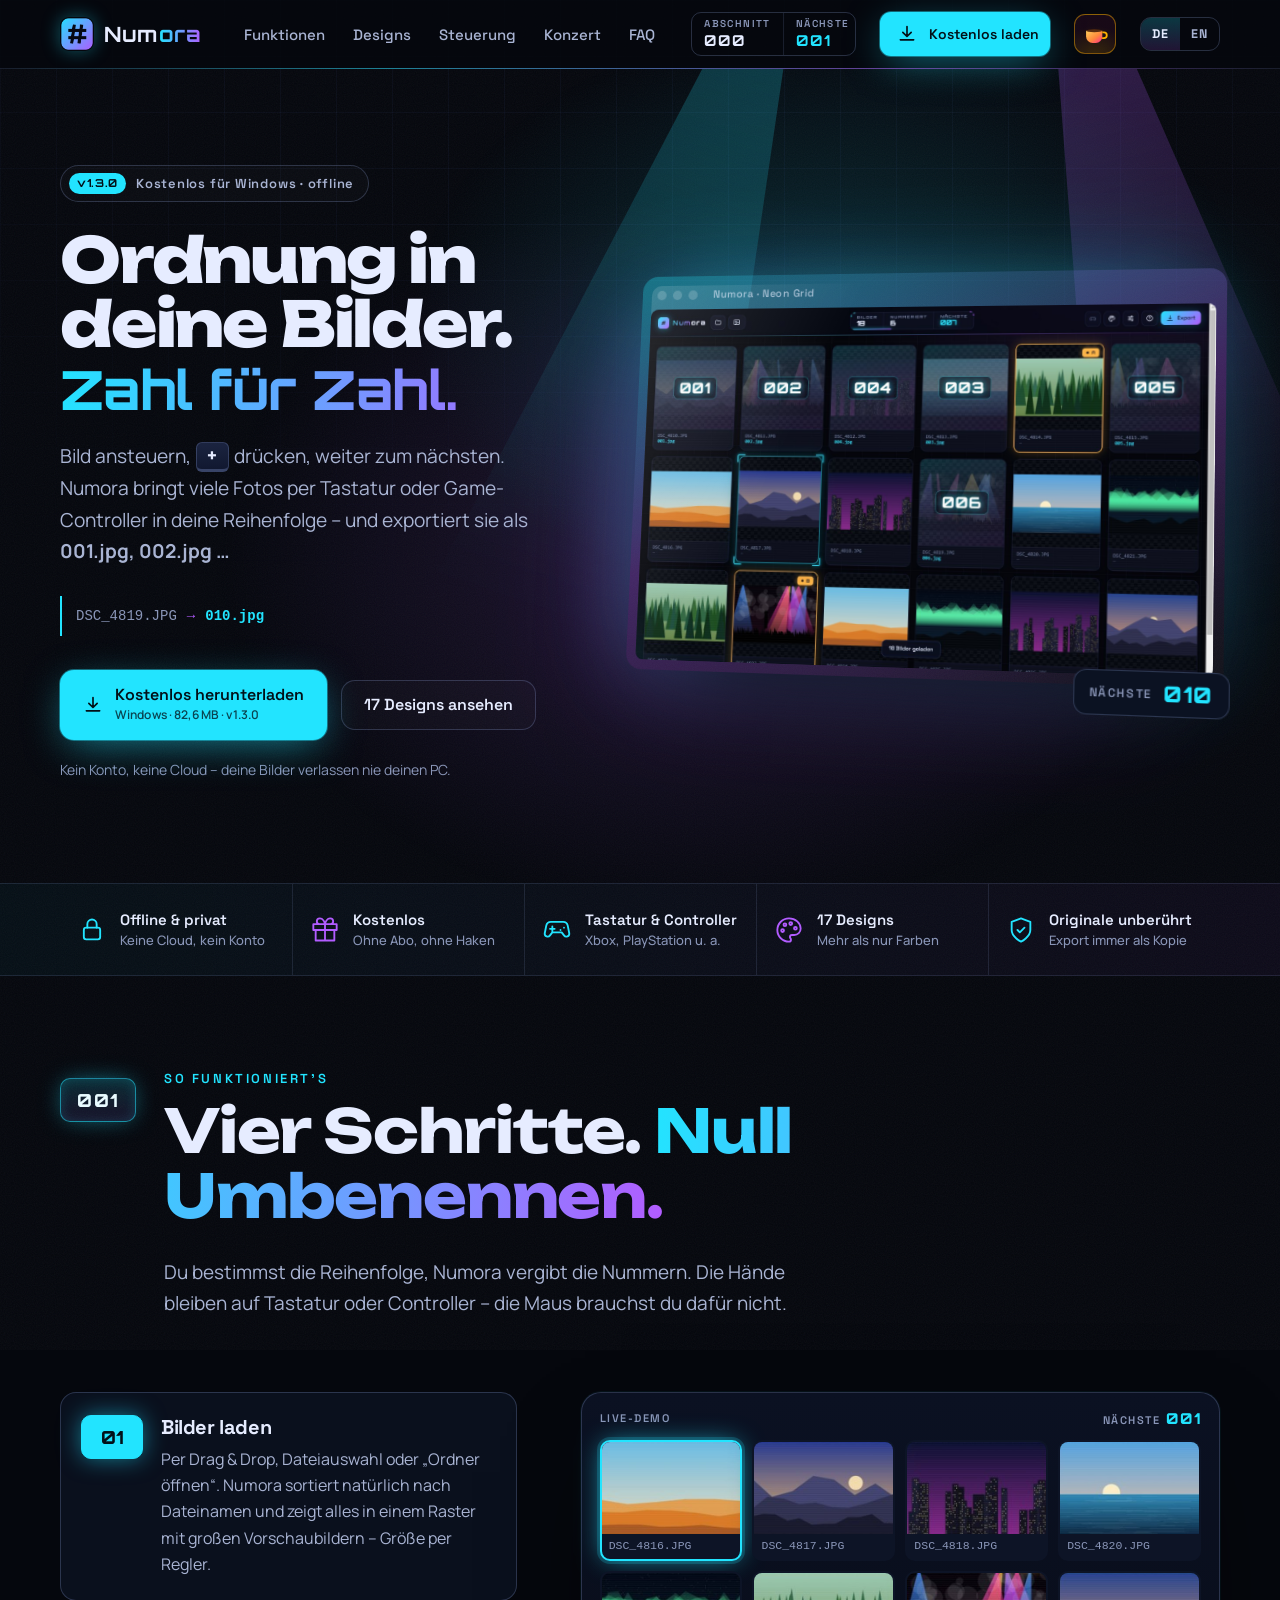
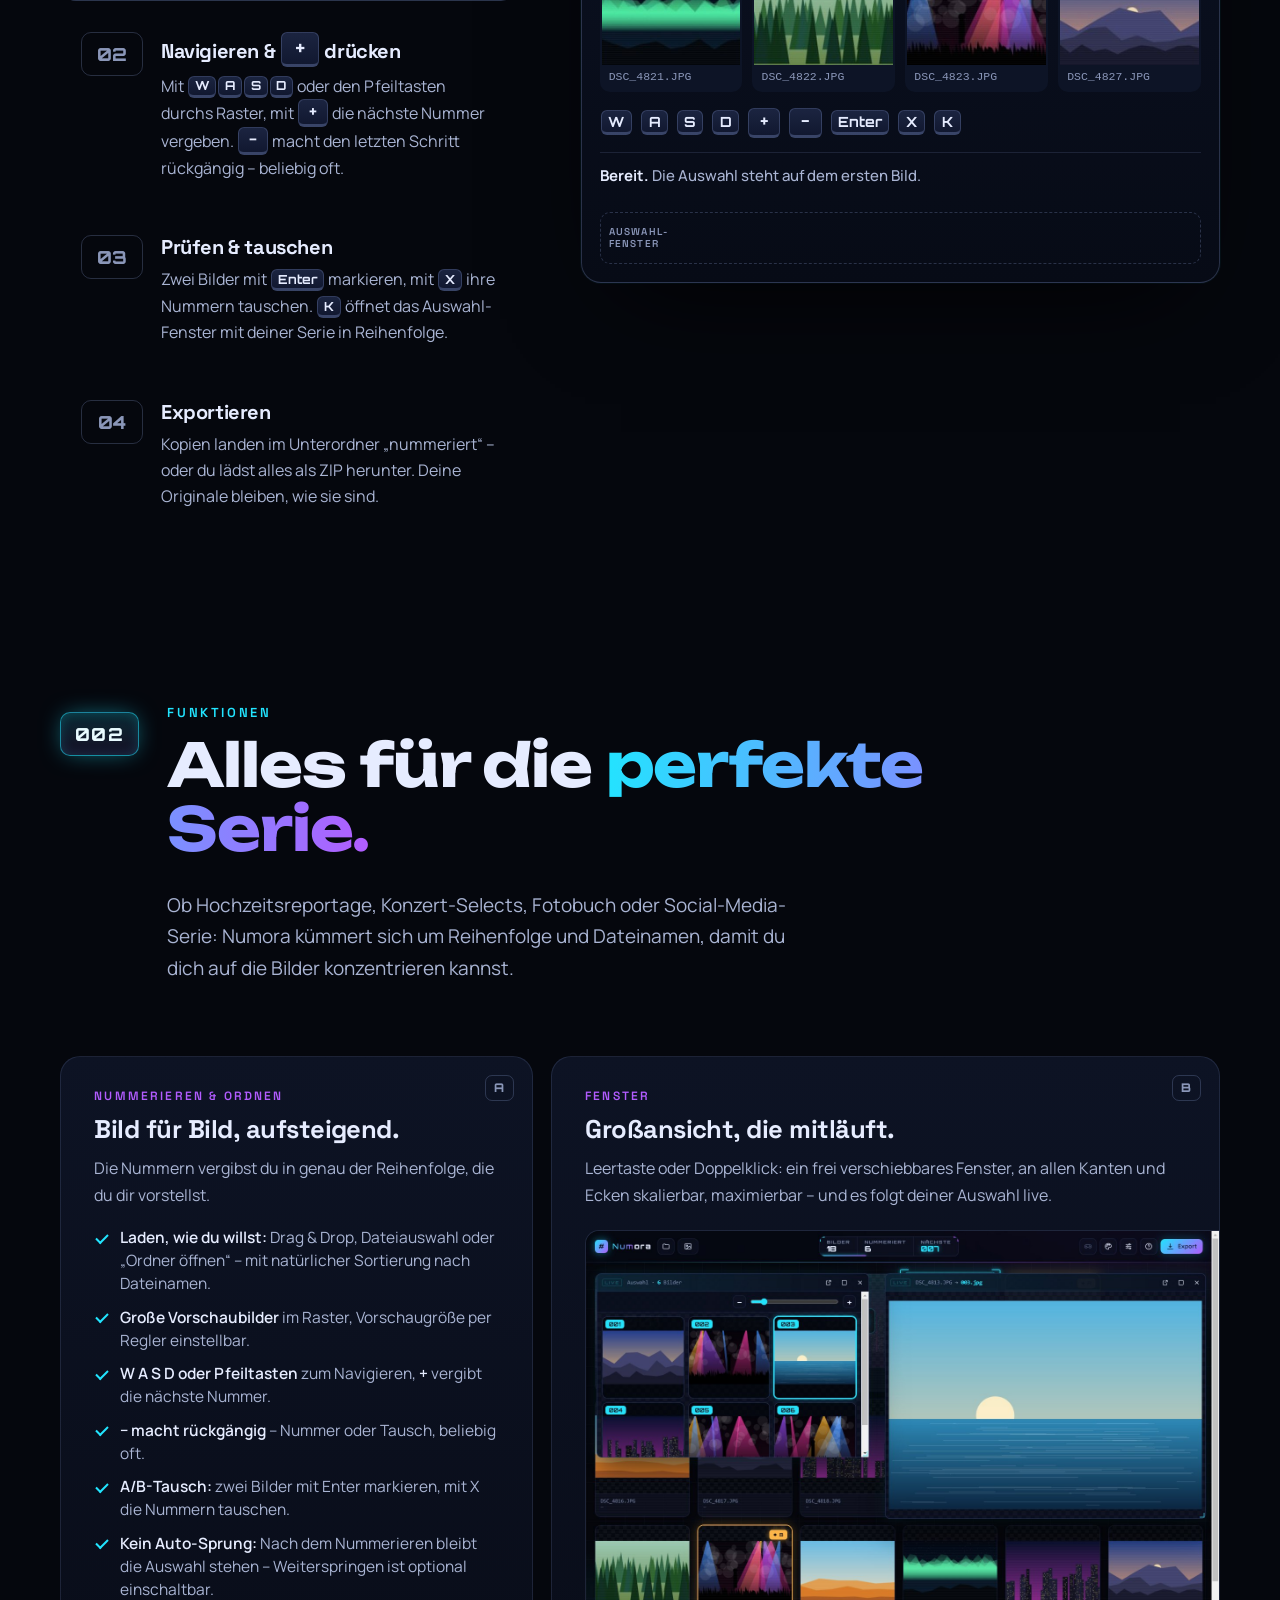
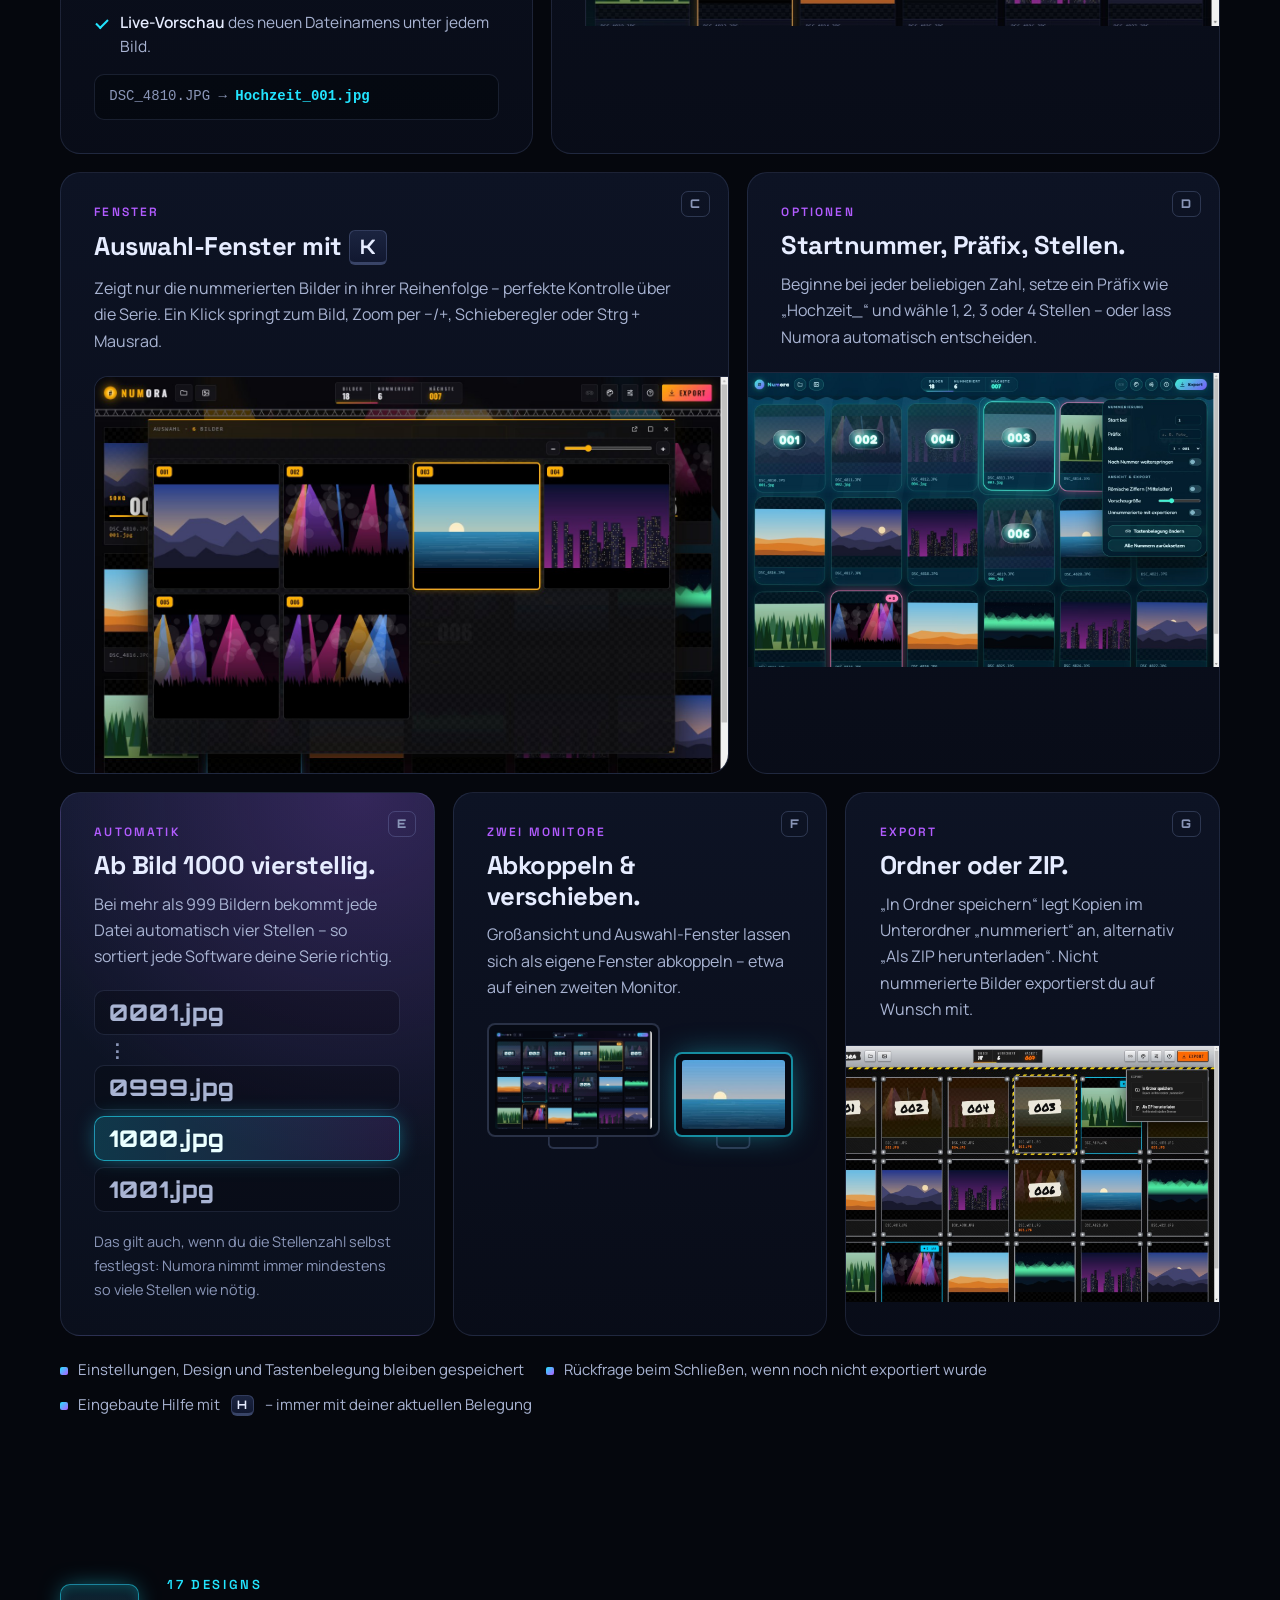
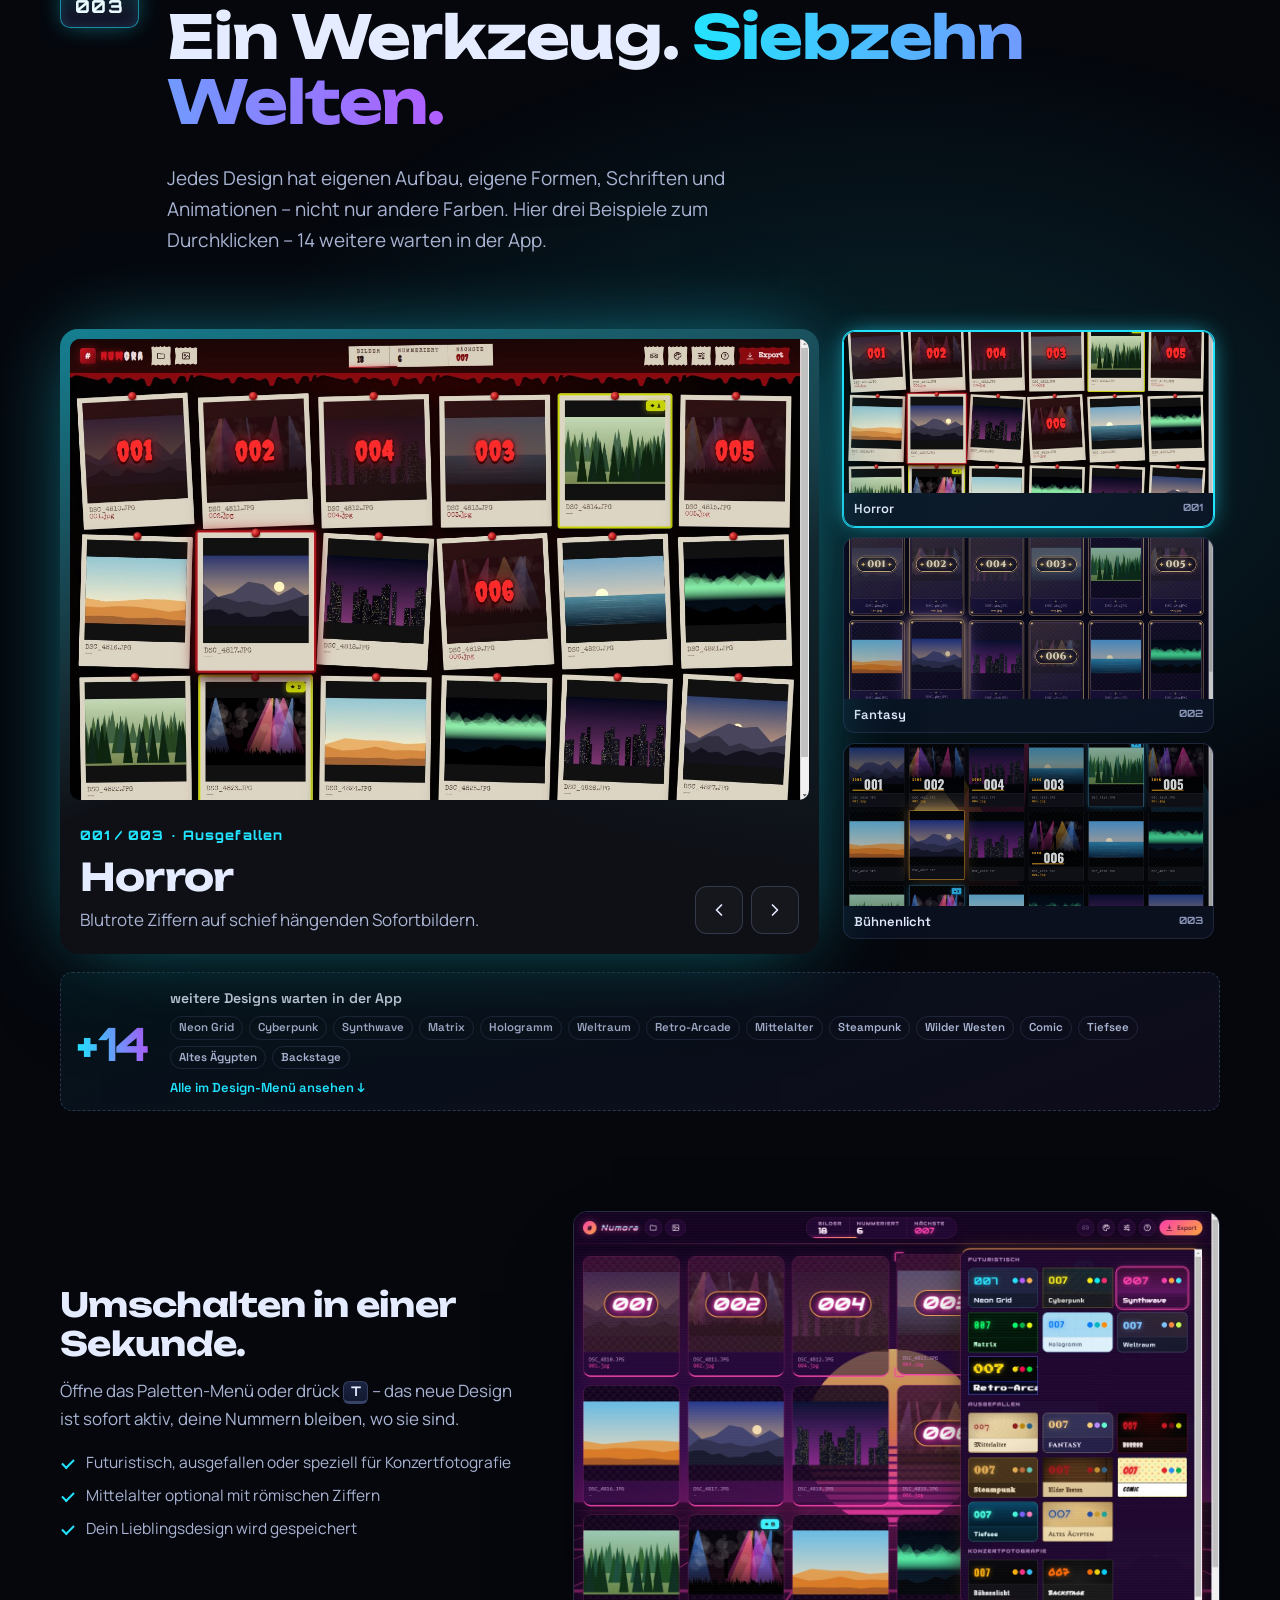
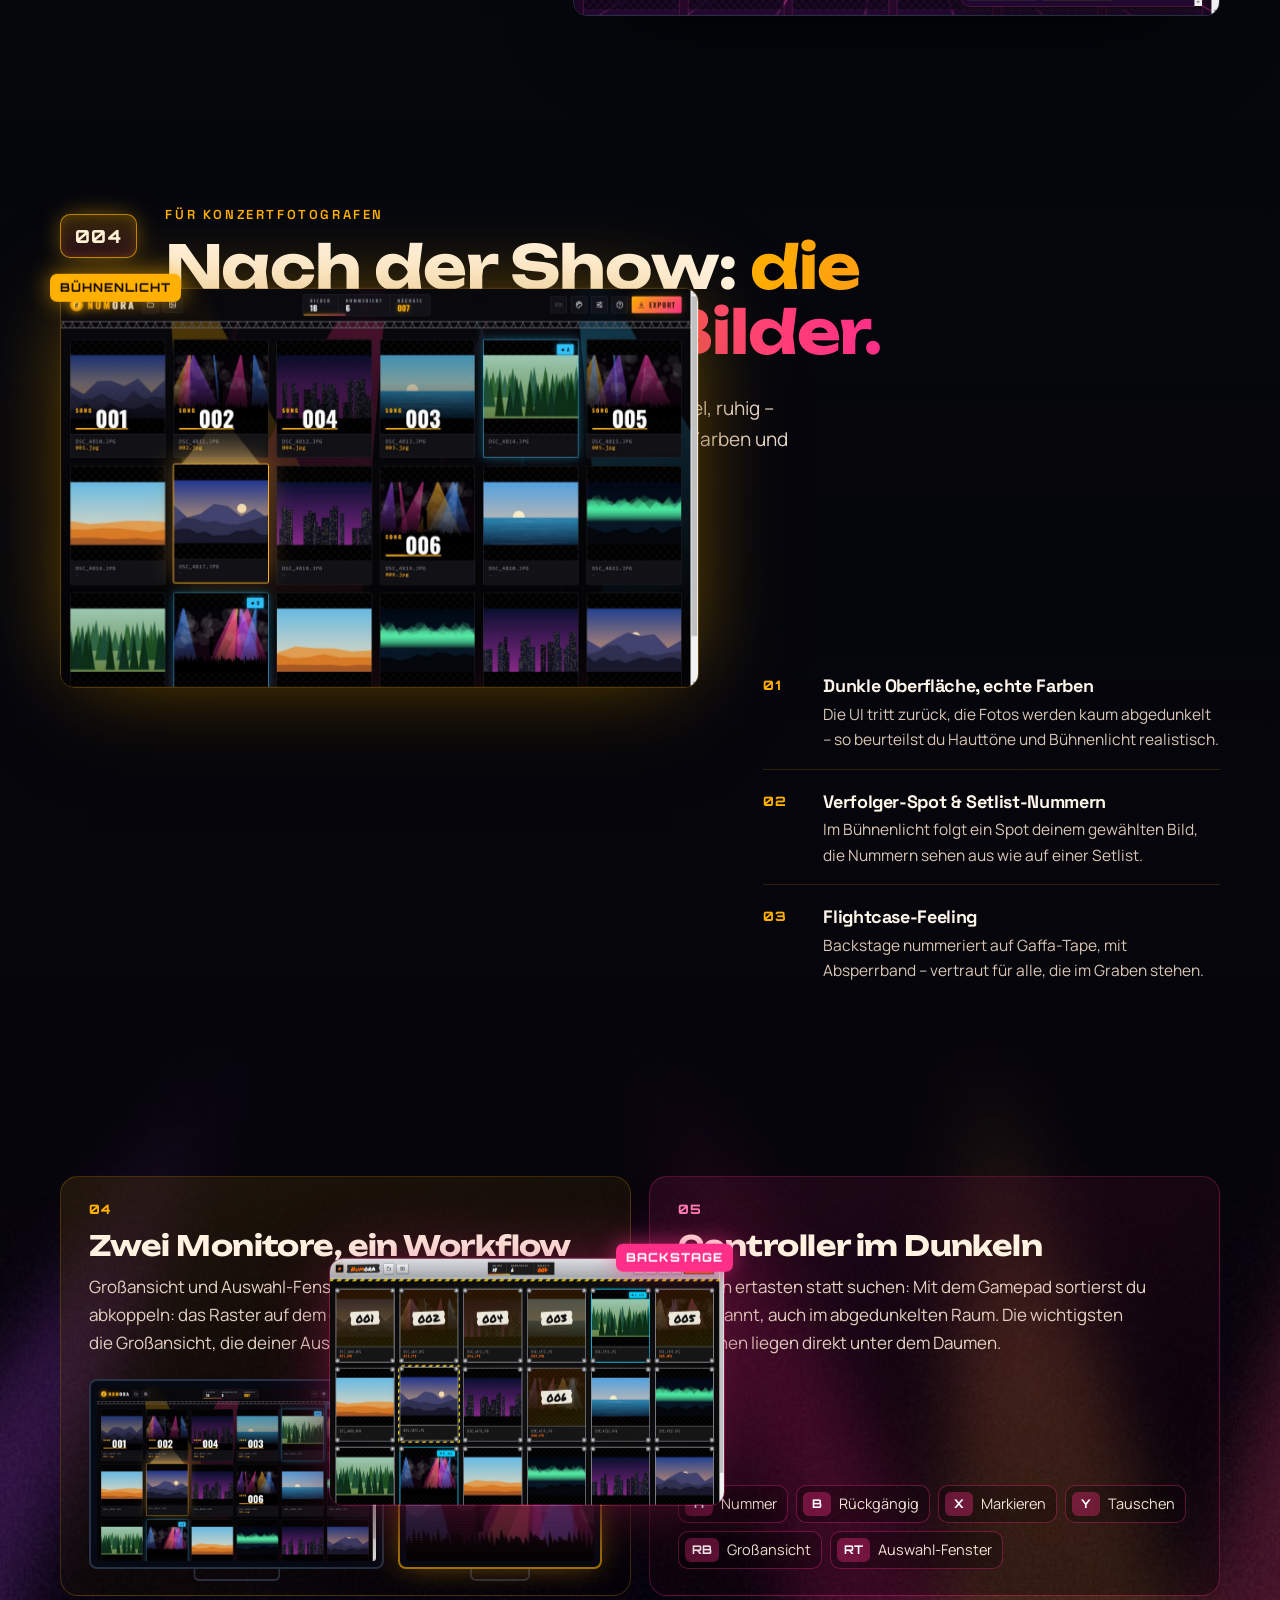
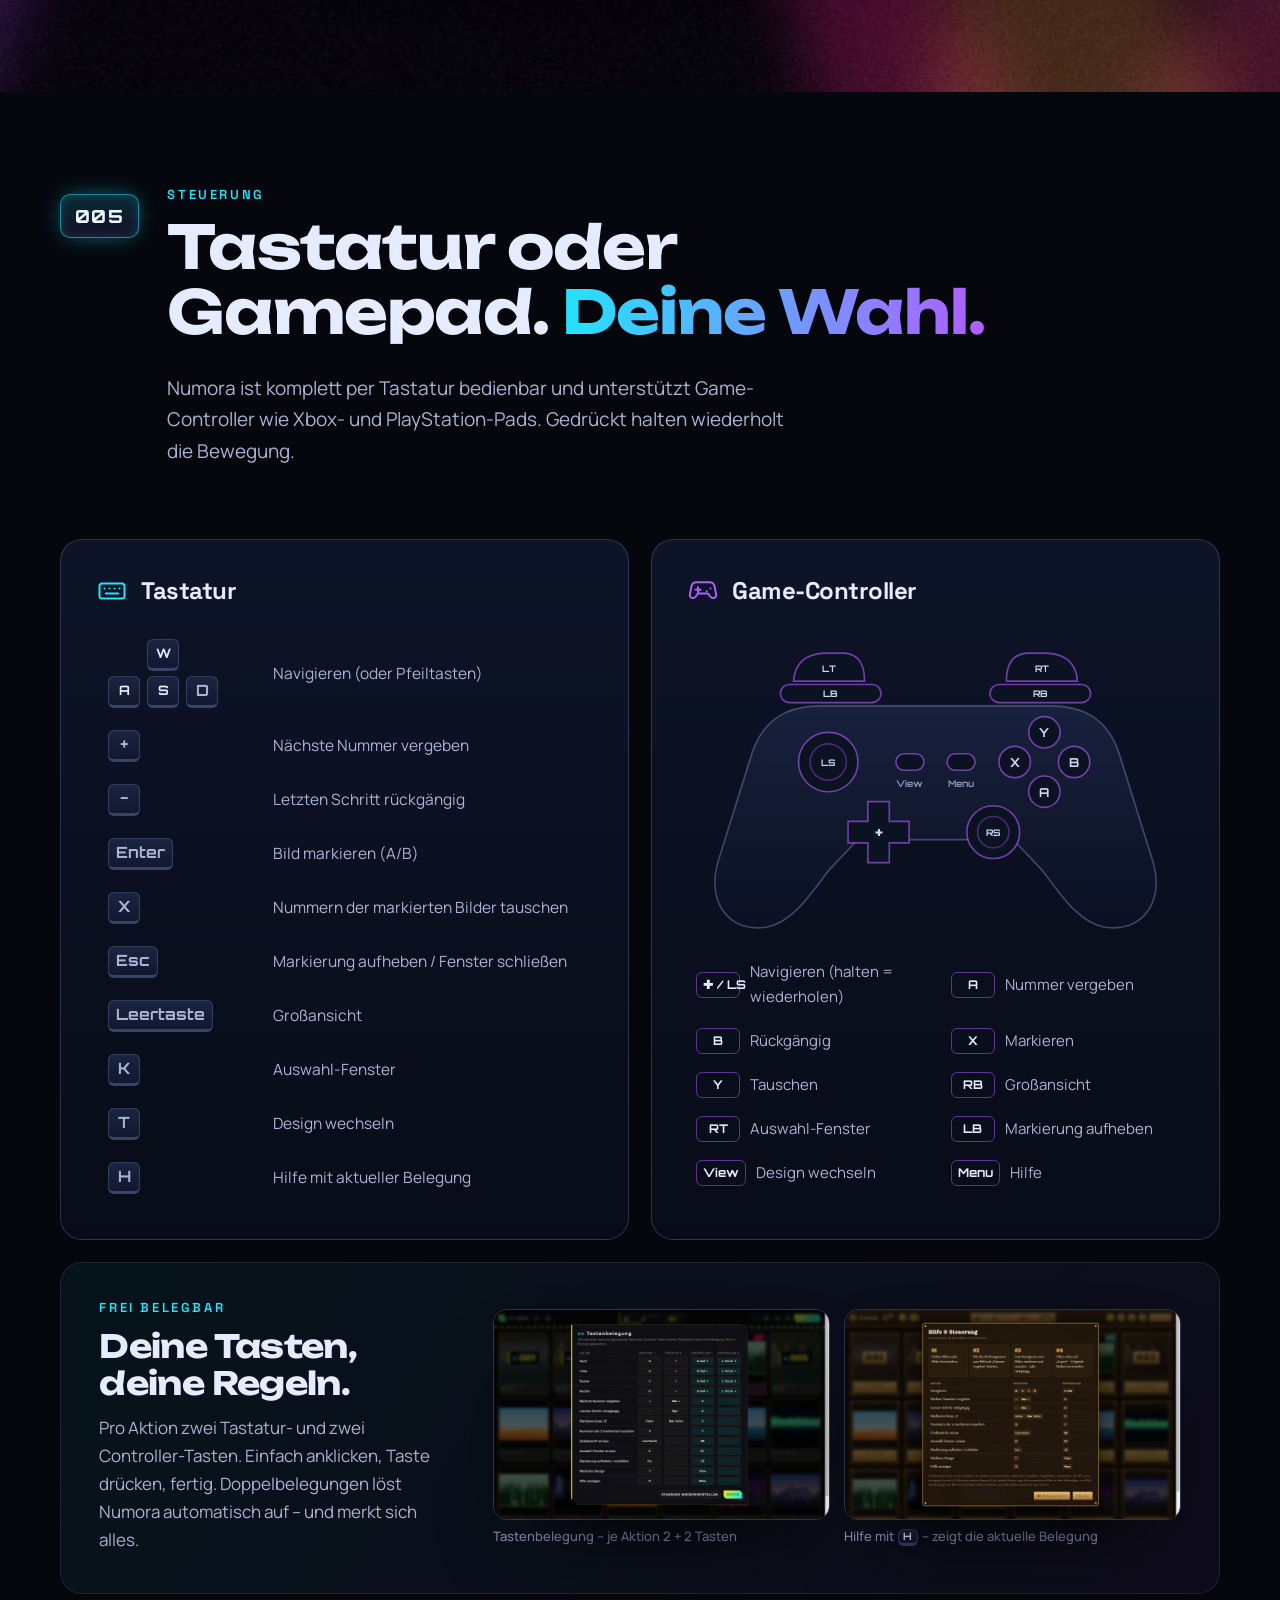
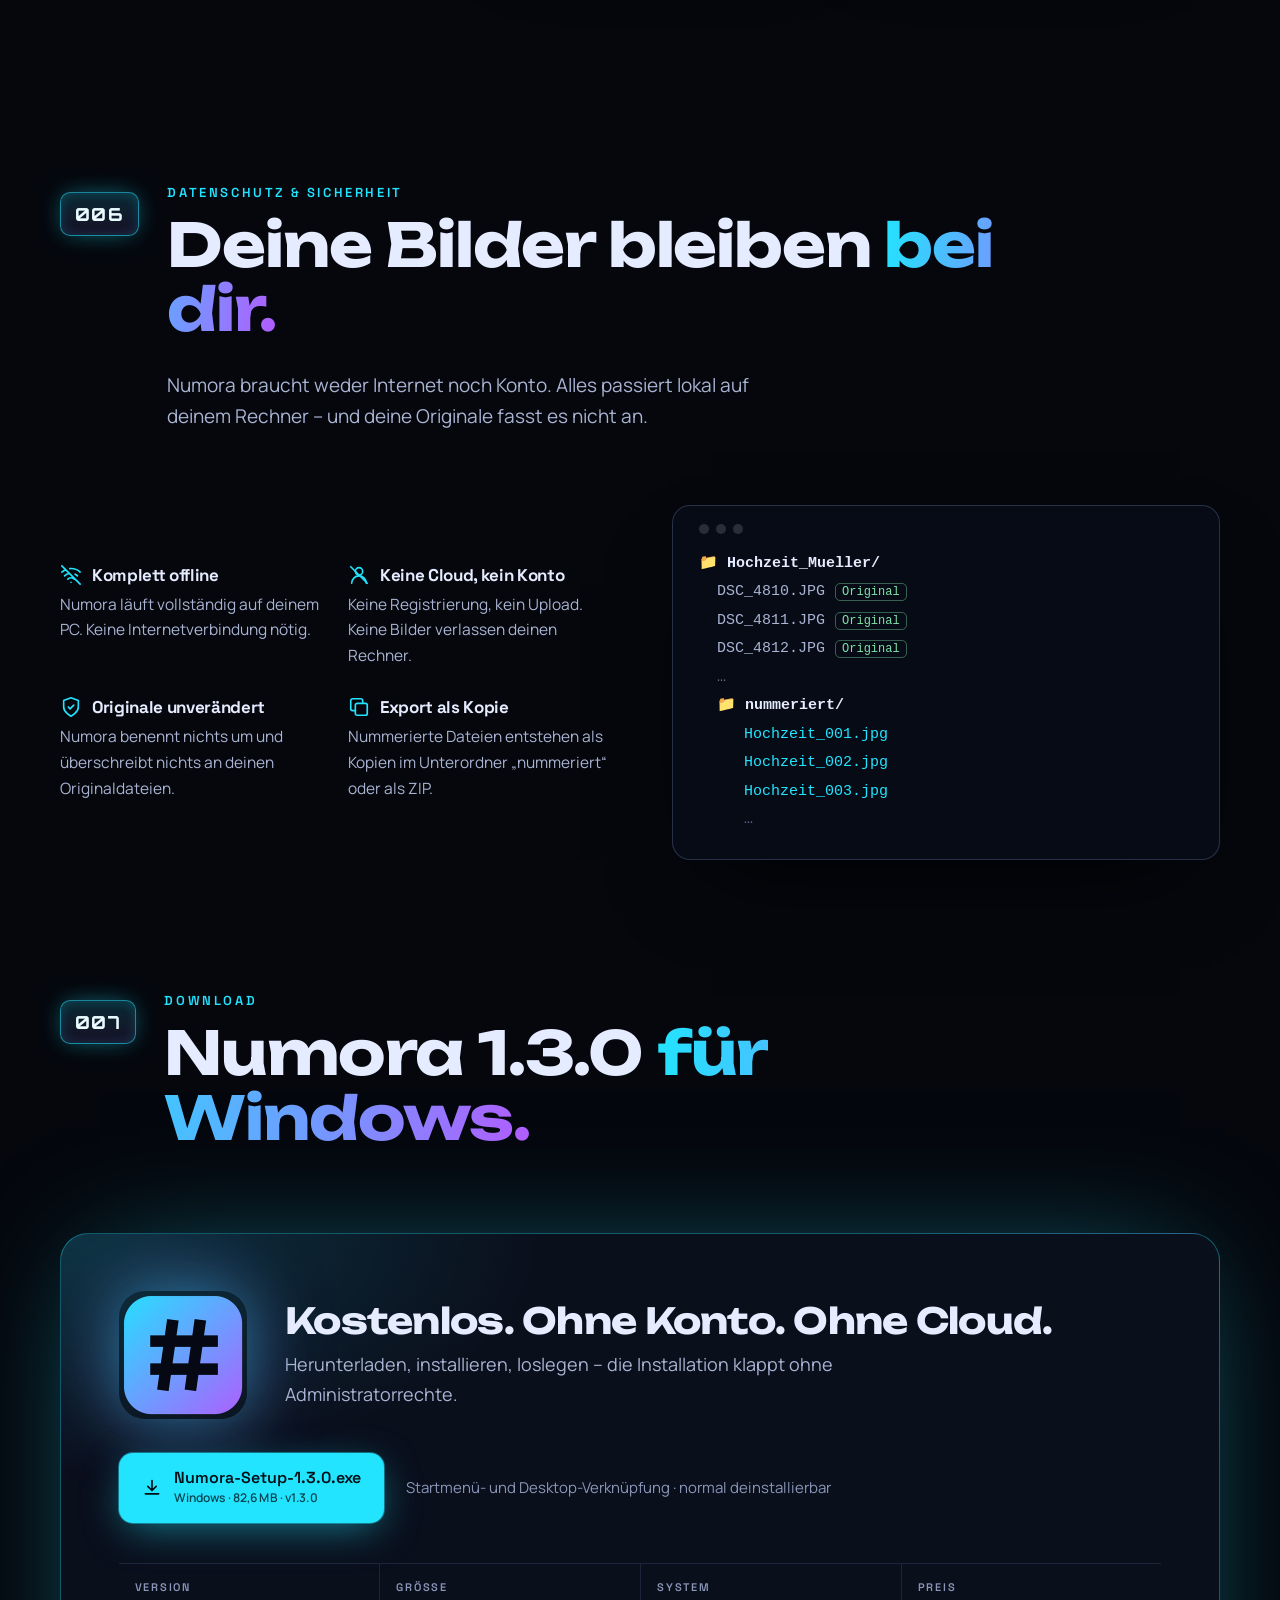
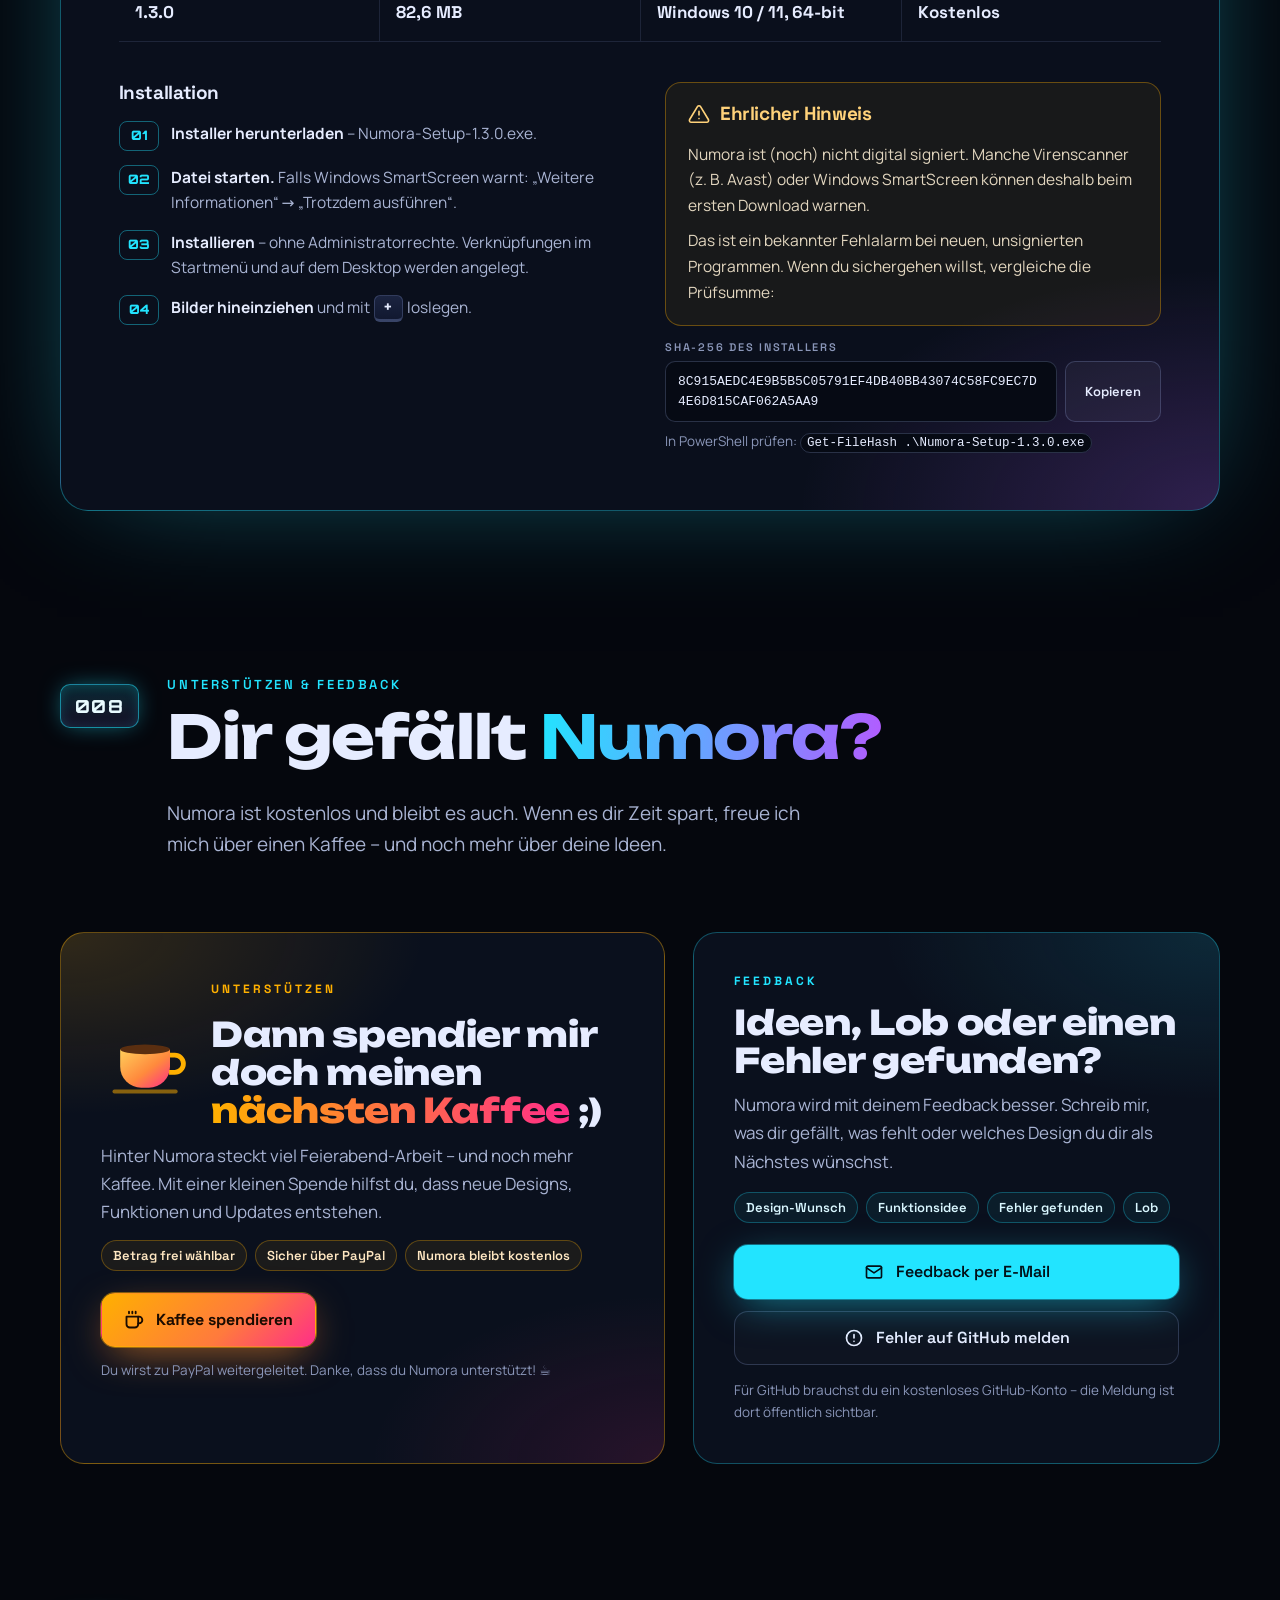
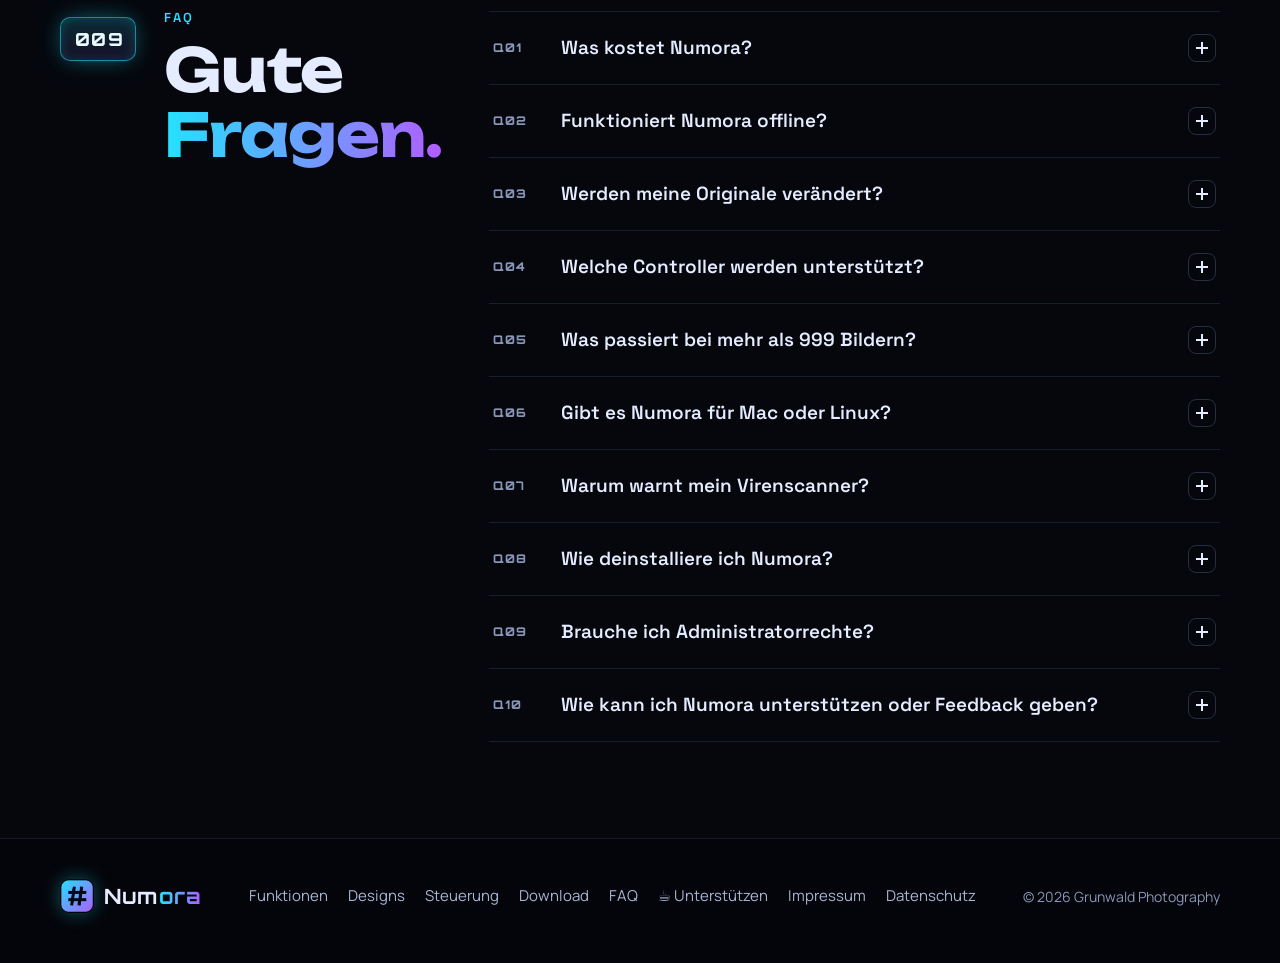
<file: index.html>
<!DOCTYPE html>
<html lang="de">
<head>
<meta charset="utf-8">
<meta name="viewport" content="width=device-width, initial-scale=1">
<title>Numora – Bilder per Tastatur & Controller nummerieren | Kostenlos für Windows</title>
<meta name="description" content="Numora bringt viele Bilder schnell per Tastatur oder Game-Controller in Reihenfolge und exportiert sie als 001.jpg, 002.jpg … Kostenlos, komplett offline, 17 Designs. Für Windows 10/11.">
<meta name="theme-color" content="#05070d">
<link rel="icon" type="image/png" href="assets/numora-icon.png">
<link rel="apple-touch-icon" href="assets/numora-icon.png">
<meta property="og:type" content="website">
<meta property="og:locale" content="de_DE">
<meta property="og:title" content="Numora – Ordnung in deine Bilder. Zahl für Zahl.">
<meta property="og:description" content="Bilder per Tastatur oder Game-Controller sortieren und durchnummerieren. Kostenlos, offline, 17 Designs – für Windows.">
<meta property="og:image" content="https://khoron-ip.github.io/numora/assets/screens/design-neon.jpg">
<meta property="og:image:width" content="1440">
<meta property="og:image:height" content="900">
<meta name="twitter:card" content="summary_large_image">
<link rel="alternate" hreflang="de" href="https://khoron-ip.github.io/numora/">
<link rel="alternate" hreflang="en" href="https://khoron-ip.github.io/numora/en/">
<link rel="alternate" hreflang="x-default" href="https://khoron-ip.github.io/numora/">
<link href="assets/fonts/fonts.css" rel="stylesheet">
<script>document.documentElement.classList.add('js')</script>
<style>
:root{
  --bg:#05070d; --bg2:#0a0f1c; --bg3:#0f1628;
  --ink:#e6ecff; --mute:#8a96b8; --mute2:#a9b4d3;
  --line:rgba(150,170,230,.14); --line2:rgba(150,170,230,.24);
  --cyan:#22e4ff; --lila:#b25cff; --amber:#ffb000; --mag:#ff2e88;
  --glass:rgba(16,24,44,.55);
  --f-disp:"Unbounded",system-ui,sans-serif;
  --f-head:"Space Grotesk",system-ui,sans-serif;
  --f-num:"Orbitron",ui-monospace,monospace;
  --f-body:"Manrope",system-ui,sans-serif;
  --wrap:1240px; --gut:clamp(16px,4vw,40px);
  --ease:cubic-bezier(.2,.8,.2,1);
}
*,*::before,*::after{box-sizing:border-box}
html{scroll-behavior:smooth;scroll-padding-top:84px;-webkit-text-size-adjust:100%}
body{margin:0;background:var(--bg);color:var(--ink);font:400 17px/1.65 var(--f-body);overflow-x:hidden;-webkit-font-smoothing:antialiased}
img{max-width:100%;height:auto;display:block}
a{color:inherit}
h1,h2,h3,h4{margin:0;font-weight:700;line-height:1.08;letter-spacing:-.02em}
p{margin:0}
ul,ol{margin:0;padding:0;list-style:none}
:focus-visible{outline:2px solid var(--cyan);outline-offset:3px;border-radius:6px}
.skip{position:absolute;left:-9999px;top:8px;background:var(--cyan);color:#001;padding:8px 14px;border-radius:8px;z-index:100;font-weight:700}
.skip:focus{left:12px}
.wrap{max-width:var(--wrap);margin:0 auto;padding:0 var(--gut)}
.sr{position:absolute;width:1px;height:1px;overflow:hidden;clip:rect(0 0 0 0);white-space:nowrap}

/* page atmosphere: fine grid + grain */
body::before{content:"";position:fixed;inset:0;pointer-events:none;z-index:0;
  background-image:linear-gradient(rgba(120,150,255,.045) 1px,transparent 1px),linear-gradient(90deg,rgba(120,150,255,.045) 1px,transparent 1px);
  background-size:56px 56px;mask-image:radial-gradient(ellipse 120% 80% at 50% 0%,#000 30%,transparent 85%)}
body::after{content:"";position:fixed;inset:-50%;pointer-events:none;z-index:1;opacity:.05;
  background-image:url("data:image/svg+xml,%3Csvg xmlns='http://www.w3.org/2000/svg' width='160' height='160'%3E%3Cfilter id='n'%3E%3CfeTurbulence type='fractalNoise' baseFrequency='.9' numOctaves='2' stitchTiles='stitch'/%3E%3C/filter%3E%3Crect width='100%25' height='100%25' filter='url(%23n)'/%3E%3C/svg%3E")}
main,header,footer{position:relative;z-index:2}

/* ---------- buttons ---------- */
.btn{display:inline-flex;align-items:center;gap:12px;text-decoration:none;font:600 16px/1 var(--f-head);border-radius:14px;padding:16px 22px;border:1px solid transparent;cursor:pointer;transition:transform .25s var(--ease),box-shadow .25s,background .25s,border-color .25s;white-space:nowrap}
.btn svg{width:20px;height:20px;flex:none}
.btn-dl{background:var(--cyan);color:#021018;box-shadow:0 0 0 1px rgba(34,228,255,.4),0 10px 40px -8px rgba(34,228,255,.55);position:relative;overflow:hidden}
.btn-dl::after{content:"";position:absolute;inset:0;background:linear-gradient(110deg,transparent 35%,rgba(255,255,255,.55) 50%,transparent 65%);transform:translateX(-120%);transition:transform .7s var(--ease)}
.btn-dl:hover{transform:translateY(-2px);box-shadow:0 0 0 1px rgba(34,228,255,.6),0 18px 50px -10px rgba(178,92,255,.7)}
.btn-dl:hover::after{transform:translateX(120%)}
.btn-dl:active{transform:translateY(0) scale(.98)}
.btn-dl .meta{display:block;font:600 12px/1.2 var(--f-body);opacity:.75;margin-top:5px;letter-spacing:.01em}
.btn-dl .lbl{display:flex;flex-direction:column;align-items:flex-start}
.btn-ghost{color:var(--ink);border-color:var(--line2);background:rgba(255,255,255,.02)}
.btn-ghost:hover{border-color:var(--lila);background:rgba(178,92,255,.08);transform:translateY(-2px)}
.btn-ghost:active{transform:none}

/* ---------- nav ---------- */
.nav{position:sticky;top:0;z-index:50;background:rgba(5,7,13,.86);border-bottom:1px solid var(--line)}
.nav::after{content:"";position:absolute;left:0;right:0;bottom:-1px;height:1px;background:linear-gradient(90deg,transparent,var(--cyan) 30%,var(--lila) 70%,transparent);opacity:.5}
.nav-in{display:flex;align-items:center;gap:24px;height:68px}
.logo{display:flex;align-items:center;gap:10px;text-decoration:none;font:700 21px/1 var(--f-num);letter-spacing:.04em}
.logo img{width:34px;height:34px;border-radius:9px;box-shadow:0 0 18px rgba(34,228,255,.35)}
.logo b{background:linear-gradient(90deg,var(--cyan),var(--lila));-webkit-background-clip:text;background-clip:text;color:transparent}
.nav-links{display:flex;gap:4px;margin-left:12px}
.nav-links a{text-decoration:none;font:500 15px/1 var(--f-head);color:var(--mute2);padding:10px 12px;border-radius:9px;transition:color .2s,background .2s}
.nav-links a:hover,.nav-links a.on{color:var(--ink);background:rgba(255,255,255,.05)}
.nav-links a.on{box-shadow:inset 0 -2px 0 var(--cyan)}
.counter{margin-left:auto;display:flex;border:1px solid var(--line2);border-radius:10px;overflow:hidden;font:600 10px/1 var(--f-head);letter-spacing:.14em;color:var(--mute);text-transform:uppercase}
.counter div{padding:6px 12px 7px}
.counter div+div{border-left:1px solid var(--line)}
.counter b{display:block;font:700 15px/1 var(--f-num);color:var(--ink);letter-spacing:.06em;margin-top:4px}
.counter .nx b{color:var(--cyan)}
.nav .btn{padding:11px 16px;font-size:14px;border-radius:11px}
.burger{display:none;margin-left:auto;background:none;border:1px solid var(--line2);color:var(--ink);border-radius:10px;width:44px;height:44px;cursor:pointer}
.burger span{display:block;width:18px;height:2px;background:currentColor;margin:4px auto;transition:transform .25s}
@media (max-width:1080px){.counter{display:none}.nav-in .btn{margin-left:auto}}
@media (max-width:880px){
  .js .nav-links{position:absolute;top:68px;left:0;right:0;flex-direction:column;background:#070a14;border-bottom:1px solid var(--line);padding:10px var(--gut) 18px;margin:0;display:none}
  .js .nav-links a{padding:14px 12px;font-size:17px}
  .js .nav.open .nav-links{display:flex}
  .js .burger{display:block;margin-left:0}
  .nav-in .btn{margin-left:auto}
  html:not(.js) .nav-in{flex-wrap:wrap;height:auto;padding-top:12px;padding-bottom:8px;row-gap:6px}
  html:not(.js) .nav-in>nav{order:3;width:100%}
  html:not(.js) .nav-links{margin:0;flex-wrap:wrap}
}
@media (max-width:440px){.nav .btn .t-long{display:none}.nav .btn{padding:11px 13px}.nav-in{gap:12px}}

/* ---------- section scaffolding & self-numbering ---------- */
section{position:relative}
.sec{padding:clamp(60px,7.5vw,100px) 0}
.sec-head{display:grid;grid-template-columns:auto 1fr;gap:10px 28px;align-items:start;margin-bottom:clamp(40px,6vw,72px);max-width:980px}
.sec-no{grid-row:span 2;font:800 clamp(15px,1.6vw,18px)/1 var(--f-num);letter-spacing:.08em;color:#e9fbff;padding:12px 14px;border-radius:10px;border:1px solid rgba(34,228,255,.55);background:linear-gradient(180deg,rgba(34,228,255,.16),rgba(178,92,255,.10));box-shadow:0 0 24px -6px rgba(34,228,255,.6),inset 0 0 12px rgba(34,228,255,.18);margin-top:6px;min-width:76px;text-align:center}
.js .sec-no{opacity:0;transform:translateY(-40px) scale(1.4)}
.js .sec-no.in{animation:stamp .7s var(--ease) forwards}
@keyframes stamp{0%{opacity:0;transform:translateY(-40px) scale(1.4)}60%{opacity:1;transform:translateY(3px) scale(.96)}100%{opacity:1;transform:none}}
.kicker{font:600 13px/1 var(--f-head);text-transform:uppercase;letter-spacing:.2em;color:var(--cyan);margin-bottom:14px;display:block}
.sec-head h2{font-family:var(--f-disp);font-size:clamp(32px,5vw,60px);font-weight:700}
.sec-head p{color:var(--mute2);font-size:clamp(17px,1.5vw,19px);max-width:640px;margin-top:18px}
@media (max-width:560px){.sec-head{grid-template-columns:minmax(0,1fr)}.sec-no{grid-row:auto;justify-self:start}}
.grad{background:linear-gradient(95deg,var(--cyan),var(--lila));-webkit-background-clip:text;background-clip:text;color:transparent}

.js .rv{opacity:0;transform:translateY(28px);transition:opacity .9s var(--ease),transform .9s var(--ease)}
.js .rv.in{opacity:1;transform:none}
.rv.d1{transition-delay:.08s}.rv.d2{transition-delay:.16s}.rv.d3{transition-delay:.24s}.rv.d4{transition-delay:.32s}

/* ---------- HERO ---------- */
.hero{padding:clamp(48px,8vw,96px) 0 clamp(60px,8vw,110px);overflow:hidden;--mx:65%;--my:30%}
.hero::before{content:"";position:absolute;inset:0;pointer-events:none;
  background:
    radial-gradient(600px 420px at var(--mx) var(--my),rgba(34,228,255,.16),transparent 70%),
    radial-gradient(700px 520px at calc(100% - var(--mx) + 20%) calc(var(--my) + 30%),rgba(178,92,255,.16),transparent 70%);
  transition:background .2s}
.beam{position:absolute;top:-120px;width:340px;height:900px;pointer-events:none;filter:blur(30px);opacity:.5;transform-origin:50% 0;mix-blend-mode:screen}
.beam.b1{left:48%;background:linear-gradient(180deg,rgba(34,228,255,.5),transparent 75%);clip-path:polygon(45% 0,55% 0,100% 100%,0 100%);transform:rotate(calc(18deg + var(--rot,0deg)))}
.beam.b2{left:70%;background:linear-gradient(180deg,rgba(178,92,255,.55),transparent 75%);clip-path:polygon(45% 0,55% 0,100% 100%,0 100%);transform:rotate(calc(-14deg - var(--rot,0deg)))}
.hero-grid{display:grid;grid-template-columns:minmax(0,11fr) minmax(0,13fr);gap:clamp(30px,4vw,56px);align-items:center;position:relative}
.eyebrow{display:inline-flex;align-items:center;gap:10px;font:600 13px/1 var(--f-head);letter-spacing:.06em;color:var(--mute2);border:1px solid var(--line2);border-radius:999px;padding:7px 14px 7px 8px;background:rgba(255,255,255,.02)}
.eyebrow i{font:700 11px/1 var(--f-num);font-style:normal;color:#021018;background:var(--cyan);padding:5px 8px;border-radius:999px;letter-spacing:.06em}
.hero h1{font-family:var(--f-disp);font-weight:800;font-size:clamp(38px,4.9vw,70px);line-height:1.02;letter-spacing:-.035em;margin:26px 0 24px}
.hero h1 .l2{display:block;font-family:var(--f-num);font-weight:800;letter-spacing:-.01em;font-size:.86em;margin-top:.12em}
.hero .lead{font-size:clamp(17px,1.5vw,20px);color:var(--mute2);max-width:520px}
.hero .lead kbd{font-size:1em;min-width:1.7em;height:1.55em;vertical-align:.05em}
.k.sym{font-family:var(--f-head);font-weight:700;font-size:1em}
.keys .k.sym,.kb li .k.sym{font-size:17px}
.ticker{margin:28px 0 34px;display:flex;align-items:center;gap:12px;font:500 14px/1 ui-monospace,Consolas,monospace;color:var(--mute);height:40px;border-left:2px solid var(--cyan);padding-left:14px;max-width:440px}
.ticker .win{position:relative;height:22px;overflow:hidden;flex:1}
.ticker .row{display:flex;gap:10px;align-items:center;height:22px;white-space:nowrap}
.ticker .row .to{color:var(--cyan);font-weight:700}
.ticker .row .ar{color:var(--lila)}
.js .ticker .rows{transition:transform .55s var(--ease)}
.cta-row{display:flex;flex-wrap:wrap;gap:14px;align-items:center}
.cta-note{margin-top:18px;font-size:14px;color:var(--mute)}

.stage{perspective:1600px;position:relative}
.frame{position:relative;border-radius:16px;padding:10px;background:linear-gradient(160deg,rgba(34,228,255,.35),rgba(178,92,255,.25) 50%,rgba(255,255,255,.04));
  transform:rotateY(-11deg) rotateX(6deg) rotateZ(.5deg);transform-style:preserve-3d;transition:transform .5s var(--ease);
  box-shadow:0 60px 120px -40px rgba(0,0,0,.9),0 0 90px -20px rgba(34,228,255,.45),-40px 40px 120px -40px rgba(178,92,255,.5)}
.frame-bar{display:flex;align-items:center;gap:7px;padding:4px 6px 10px}
.frame-bar span{width:10px;height:10px;border-radius:50%;background:rgba(255,255,255,.18)}
.frame-bar em{font:600 11px/1 var(--f-head);color:rgba(230,236,255,.6);font-style:normal;margin-left:10px;letter-spacing:.05em}
.frame .shot{position:relative;border-radius:8px;overflow:hidden;background:#0a0f1c}
.frame .shot img{width:100%}
.frame::after{content:"";position:absolute;inset:10px;border-radius:10px;pointer-events:none;background:linear-gradient(115deg,rgba(255,255,255,.14),transparent 30%)}
.drop{position:absolute;top:54.4%;width:9.4%;transform:translate(-50%,-50%);font:800 clamp(9px,1.45vw,21px)/1 var(--f-num);color:#eaffff;text-align:center;padding:.55em 0;border-radius:.45em;border:1px solid rgba(34,228,255,.75);background:rgba(8,20,32,.82);box-shadow:0 0 18px rgba(34,228,255,.65),inset 0 0 10px rgba(34,228,255,.25);letter-spacing:.04em}
.drop.d7{left:8.9%}.drop.d8{left:25.1%}.drop.d9{left:41.3%}
.js .drop{opacity:0;animation:fall 7.5s var(--ease) infinite}
.js .drop.d8{animation-delay:.6s}.js .drop.d9{animation-delay:1.2s}
@keyframes fall{0%{opacity:0;transform:translate(-50%,-260%) scale(1.5)}9%{opacity:1;transform:translate(-50%,-42%) scale(.95)}13%{transform:translate(-50%,-50%) scale(1)}78%{opacity:1;transform:translate(-50%,-50%)}88%,100%{opacity:0;transform:translate(-50%,-50%) scale(.9)}}
.next-chip{position:absolute;right:-6px;bottom:-26px;display:flex;align-items:center;gap:10px;background:#0b1222;border:1px solid var(--line2);border-radius:12px;padding:10px 14px;font:600 11px/1 var(--f-head);letter-spacing:.14em;text-transform:uppercase;color:var(--mute);box-shadow:0 20px 50px -20px #000;transform:translateZ(60px)}
.next-chip b{font:800 20px/1 var(--f-num);color:var(--cyan);letter-spacing:.04em}
@media (max-width:980px){
  .hero-grid{grid-template-columns:minmax(0,1fr)}
  .stage{margin-top:20px}
  .frame{transform:rotateX(8deg) rotateY(-6deg)}
}

/* ---------- benefits strip ---------- */
.perks{border-top:1px solid var(--line);border-bottom:1px solid var(--line);background:linear-gradient(90deg,rgba(34,228,255,.04),rgba(178,92,255,.05))}
.perks ul{display:grid;grid-template-columns:repeat(5,1fr)}
.perks li{display:flex;align-items:center;gap:14px;padding:26px 18px;font:600 15px/1.3 var(--f-head)}
.perks li+li{border-left:1px solid var(--line)}
.perks svg{width:28px;height:28px;flex:none;stroke:var(--cyan);fill:none;stroke-width:1.6;stroke-linecap:round;stroke-linejoin:round}
.perks li:nth-child(even) svg{stroke:var(--lila)}
.perks small{display:block;font:500 13px/1.3 var(--f-body);color:var(--mute);margin-top:3px}
@media (max-width:1080px){.perks ul{grid-template-columns:repeat(3,1fr)}.perks li:nth-child(4){border-left:0}.perks li:nth-child(n+4){border-top:1px solid var(--line)}}
@media (max-width:640px){.perks ul{grid-template-columns:repeat(2,minmax(0,1fr))}.perks li{padding:20px 10px}.perks li:nth-child(odd){border-left:0}.perks li:nth-child(4){border-left:1px solid var(--line)}.perks li:nth-child(n+3){border-top:1px solid var(--line)}.perks li:last-child{grid-column:span 2}}

/* ---------- how it works ---------- */
.how-grid{display:grid;grid-template-columns:minmax(0,5fr) minmax(0,7fr);gap:clamp(30px,5vw,70px);align-items:start}
.steps{counter-reset:s;display:grid;gap:8px}
.step{display:grid;grid-template-columns:62px 1fr;gap:18px;padding:22px 20px;border-radius:16px;border:1px solid transparent;transition:background .3s,border-color .3s}
.step.on{background:var(--glass);border-color:var(--line2)}
.step .n{font:800 18px/1 var(--f-num);color:var(--mute);border:1px solid var(--line2);border-radius:10px;height:44px;display:grid;place-items:center;transition:all .3s}
.step.on .n{color:#021018;background:var(--cyan);border-color:var(--cyan);box-shadow:0 0 22px rgba(34,228,255,.5)}
.step h3{font:700 20px/1.25 var(--f-head);margin-bottom:6px}
.step p{color:var(--mute2);font-size:16px}
.k{display:inline-grid;place-items:center;min-width:1.9em;height:1.75em;padding:0 .45em;font:700 .78em/1 var(--f-num);color:var(--ink);background:linear-gradient(180deg,#1b2440,#111830);border:1px solid var(--line2);border-bottom-width:3px;border-radius:6px;vertical-align:.1em;margin:0 1px}

.demo{position:sticky;top:96px;border-radius:20px;border:1px solid var(--line2);background:linear-gradient(180deg,#0b1122,#070b16);padding:18px;box-shadow:0 40px 100px -40px rgba(0,0,0,.9),0 0 0 1px rgba(34,228,255,.05)}
.demo-top{display:flex;justify-content:space-between;align-items:center;margin-bottom:14px;font:600 11px/1 var(--f-head);letter-spacing:.14em;text-transform:uppercase;color:var(--mute)}
.demo-top b{font:800 15px/1 var(--f-num);color:var(--cyan);letter-spacing:.06em;margin-left:6px}
.demo-grid{display:grid;grid-template-columns:repeat(4,1fr);gap:10px}
.tile{position:relative;border-radius:10px;overflow:hidden;border:2px solid transparent;transition:border-color .2s,box-shadow .2s,transform .2s;background:#0d1426}
.tile img{aspect-ratio:3/2;object-fit:cover;width:100%}
.tile .num{position:absolute;inset:auto 0 0 0;top:0;display:grid;place-items:center;pointer-events:none}
.tile .num span{font:800 clamp(13px,1.8vw,22px)/1 var(--f-num);padding:.45em .6em;border-radius:8px;background:rgba(6,14,26,.85);border:1px solid rgba(34,228,255,.7);box-shadow:0 0 14px rgba(34,228,255,.5);color:#eaffff;animation:pop .35s var(--ease)}
@keyframes pop{0%{transform:scale(1.8) translateY(-14px);opacity:0}100%{transform:none;opacity:1}}
.tile.cur{border-color:var(--cyan);box-shadow:0 0 0 3px rgba(34,228,255,.18),0 0 26px -4px rgba(34,228,255,.7)}
.tile .mk{position:absolute;top:6px;right:6px;font:800 10px/1 var(--f-num);color:#1a1000;background:var(--amber);padding:4px 6px;border-radius:5px}
.tile.ma,.tile.mb{border-color:var(--amber)}
.tile .fn{display:block;font:500 11.5px/1 ui-monospace,Consolas,monospace;color:var(--mute);padding:6px 7px 7px}
.tile .fn b{color:var(--cyan);font-weight:700}
.keys{display:flex;flex-wrap:wrap;gap:7px;margin-top:16px;align-items:center}
.keys .k{font-size:14px;transition:all .15s}
.keys .k.down{background:var(--cyan);color:#021018;border-color:var(--cyan);transform:translateY(2px);border-bottom-width:1px;box-shadow:0 0 18px rgba(34,228,255,.7)}
.keys .k.wide{min-width:4.2em}
.caption{margin-top:14px;min-height:48px;font:500 15px/1.45 var(--f-body);color:var(--mute2);border-top:1px solid var(--line);padding-top:12px}
.caption b{color:var(--ink)}
.strip{display:flex;gap:6px;margin-top:12px;padding:8px;border:1px dashed var(--line2);border-radius:10px;min-height:52px;align-items:center;transition:border-color .3s,box-shadow .3s}
.strip.pulse{border-color:var(--amber);box-shadow:0 0 0 3px rgba(255,176,0,.15)}
.strip .lab{font:600 10px/1.2 var(--f-head);letter-spacing:.12em;text-transform:uppercase;color:var(--mute);margin-right:6px;width:70px}
.strip figure{margin:0;position:relative;width:54px;border-radius:5px;overflow:hidden;flex:none}
.strip figure img{aspect-ratio:3/2;object-fit:cover}
.strip figure figcaption{position:absolute;inset:0;display:grid;place-items:center;font:800 10px/1 var(--f-num);color:#fff;background:rgba(0,0,0,.35);text-shadow:0 0 6px #000}
@media (max-width:980px){.how-grid{grid-template-columns:minmax(0,1fr)}.demo{position:relative;top:0}}
@media (max-width:520px){.demo-grid{gap:6px}.tile .fn{display:none}.demo{padding:12px}}

/* ---------- features bento ---------- */
.bento{display:grid;grid-template-columns:repeat(12,1fr);gap:18px}
.cell{position:relative;border-radius:20px;border:1px solid var(--line);background:linear-gradient(180deg,rgba(16,24,44,.75),rgba(10,15,28,.75));padding:clamp(22px,2.6vw,34px);overflow:hidden;isolation:isolate}
.cell h3{font:700 clamp(21px,2vw,26px)/1.2 var(--f-head);margin-bottom:10px}
.cell p{color:var(--mute2);font-size:16px}
.cell .tag{position:absolute;top:18px;right:18px;font:800 12px/1 var(--f-num);color:var(--mute);border:1px solid var(--line2);border-radius:7px;padding:6px 8px;letter-spacing:.06em;transition:all .3s}
.cell:hover .tag{color:#021018;background:var(--cyan);border-color:var(--cyan)}
.cell .grp{font:600 12px/1 var(--f-head);text-transform:uppercase;letter-spacing:.18em;color:var(--lila);display:block;margin-bottom:12px}
.ticks{display:grid;gap:10px;margin-top:18px}
.ticks li{position:relative;padding-left:26px;color:var(--mute2);font-size:15.5px;line-height:1.5}
.ticks li::before{content:"";position:absolute;left:2px;top:.5em;width:12px;height:7px;border-left:2px solid var(--cyan);border-bottom:2px solid var(--cyan);transform:rotate(-45deg)}
.ticks li strong{color:var(--ink);font-weight:600}
.c-num{grid-column:span 5}
.c-big{grid-column:span 7}
.c-sel{grid-column:span 7}
.c-opt{grid-column:span 5}
.c-four{grid-column:span 4}
.c-dock{grid-column:span 4}
.c-exp{grid-column:span 4}
.cell .pic{margin:22px calc(-1*clamp(22px,2.6vw,34px)) calc(-1*clamp(22px,2.6vw,34px));border-top:1px solid var(--line);overflow:hidden}
.cell .pic img{width:100%;transition:transform 1.2s var(--ease)}
.cell:hover .pic img{transform:scale(1.035)}
.c-big .pic,.c-sel .pic{margin-left:0;border-left:1px solid var(--line);border-top-left-radius:14px}
.c-opt .pic img{object-fit:cover;object-position:100% 0;aspect-ratio:16/10}
.c-exp .pic img{object-fit:cover;object-position:100% 0;aspect-ratio:16/11}
.c-four{background:radial-gradient(circle at 80% 0%,rgba(178,92,255,.22),transparent 60%),linear-gradient(180deg,#10182c,#0a0f1c)}
.c-four{display:flex;flex-direction:column}
.seq{display:grid;gap:6px;margin:20px 0 18px;font:800 clamp(18px,1.8vw,24px)/1 var(--f-num);letter-spacing:.04em}
.seq li{padding:10px 14px;border-radius:10px;border:1px solid var(--line);background:rgba(0,0,0,.25);color:var(--mute2)}
.seq li.gap{border:0;background:none;padding:0 14px;color:var(--mute);font-size:.8em}
.seq li.hot{color:#eaffff;border-color:rgba(34,228,255,.6);background:linear-gradient(90deg,rgba(34,228,255,.18),rgba(178,92,255,.12));box-shadow:0 0 22px -6px rgba(34,228,255,.6)}
.c-four .note{margin-top:auto;font-size:14.5px;color:var(--mute)}
.bigdigits .dim{color:var(--mute);font-size:.45em}
.fname{display:block;margin-top:16px;font:500 14px/1.4 ui-monospace,Consolas,monospace;color:var(--mute);padding:12px 14px;border-radius:10px;background:rgba(0,0,0,.3);border:1px solid var(--line)}
.fname b{color:var(--cyan)}
.monitors{display:flex;gap:14px;margin-top:22px;align-items:flex-end;justify-content:center}
.mon{position:relative;border:2px solid var(--line2);border-radius:8px;background:#060a14;padding:6px}
.mon::after{content:"";position:absolute;left:50%;bottom:-14px;width:30%;height:12px;transform:translateX(-50%);border:2px solid var(--line2);border-top:0;border-radius:0 0 6px 6px}
.mon img{border-radius:3px}
.mon.m1{width:58%}.mon.m2{width:40%;border-color:rgba(34,228,255,.6);box-shadow:0 0 30px -6px rgba(34,228,255,.5)}
.mini-list{display:flex;flex-wrap:wrap;gap:10px 22px;margin-top:22px;color:var(--mute2);font-size:15px}
.mini-list li{display:flex;align-items:center;gap:10px}
.mini-list li::before{content:"";width:8px;height:8px;border-radius:2px;background:linear-gradient(135deg,var(--cyan),var(--lila));flex:none}
@media (max-width:1080px){.c-num{grid-column:span 12}.c-big,.c-sel,.c-opt{grid-column:span 12}.c-four,.c-dock,.c-exp{grid-column:span 6}.c-exp{grid-column:span 12}}
@media (max-width:680px){.bento{gap:14px}.c-four,.c-dock,.c-exp{grid-column:span 12}.c-big .pic,.c-sel .pic{margin-left:calc(-1*clamp(22px,2.6vw,34px));border-left:0;border-radius:0}}

/* ---------- designs gallery ---------- */
.designs{--acc:#22e4ff;background:radial-gradient(1000px 600px at 70% 30%,color-mix(in srgb,var(--acc) 14%,transparent),transparent 70%);transition:background .6s}
.filters{display:flex;flex-wrap:wrap;gap:8px;margin-bottom:22px}
.filters button{font:600 14px/1 var(--f-head);color:var(--mute2);background:transparent;border:1px solid var(--line2);padding:11px 16px;border-radius:10px;cursor:pointer;transition:all .2s}
.filters button sup{font:700 11px/1 var(--f-head);margin-left:7px;color:var(--mute);vertical-align:.35em}
.filters button:hover{color:var(--ink);border-color:var(--mute)}
.filters button[aria-pressed="true"]{color:#021018;background:var(--acc);border-color:var(--acc)}
.filters button[aria-pressed="true"] sup{color:#021018}
.gal{display:grid;grid-template-columns:minmax(0,8fr) minmax(0,4fr);gap:22px;align-items:start}
.preview{position:relative;border-radius:18px;padding:10px;background:linear-gradient(160deg,color-mix(in srgb,var(--acc) 55%,transparent),rgba(255,255,255,.04) 55%);box-shadow:0 0 80px -20px color-mix(in srgb,var(--acc) 60%,transparent),0 40px 100px -40px #000;transition:box-shadow .6s,background .6s}
.preview .shot{position:relative;border-radius:10px;overflow:hidden;aspect-ratio:16/10;background:#0a0f1c}
.preview .shot img{position:absolute;inset:0;width:100%;height:100%;object-fit:cover;transition:opacity .45s ease,transform .7s var(--ease)}
.preview .shot img.out{opacity:0;transform:scale(1.03)}
.pv-info{display:flex;flex-wrap:wrap;justify-content:space-between;gap:16px 24px;align-items:end;padding:20px 10px 10px}
.pv-info .idx{font:800 13px/1 var(--f-num);color:var(--acc);letter-spacing:.08em;transition:color .6s}
.pv-info h3{font:700 clamp(26px,3vw,38px)/1.1 var(--f-disp);margin:8px 0 8px}
.pv-info p{color:var(--mute2);max-width:520px}
.pv-nav{display:flex;gap:8px}
.pv-nav button{width:48px;height:48px;border-radius:12px;border:1px solid var(--line2);background:rgba(255,255,255,.03);color:var(--ink);cursor:pointer;display:grid;place-items:center;transition:all .2s}
.pv-nav button:hover{border-color:var(--acc);color:var(--acc)}
.pv-nav button:active{transform:scale(.95)}
.pv-nav svg{width:20px;height:20px;fill:none;stroke:currentColor;stroke-width:2;stroke-linecap:round;stroke-linejoin:round}
.thumbs{display:grid;grid-template-columns:repeat(2,minmax(0,1fr));gap:10px;max-height:640px;overflow:auto;padding:2px 6px 2px 2px;scrollbar-width:thin;scrollbar-color:#2a3558 transparent}
.thumb{all:unset;box-sizing:border-box;cursor:pointer;border-radius:12px;border:1px solid var(--line);background:rgba(16,24,44,.6);overflow:hidden;transition:border-color .2s,transform .2s,box-shadow .2s;display:block}
.thumb img{aspect-ratio:16/10;object-fit:cover;width:100%;opacity:.82;transition:opacity .2s}
.thumb span{display:flex;justify-content:space-between;gap:6px;padding:8px 10px 9px;font:600 13px/1.2 var(--f-head)}
.thumb span i{font:700 10px/1.2 var(--f-num);font-style:normal;color:var(--mute)}
.thumb:hover{transform:translateY(-2px);border-color:var(--line2)}
.thumb:hover img{opacity:1}
.thumb:focus-visible{outline:2px solid var(--acc);outline-offset:2px}
.thumb[aria-current="true"]{border-color:var(--acc);box-shadow:0 0 0 1px var(--acc),0 0 24px -6px var(--acc)}
.thumb[aria-current="true"] img{opacity:1}
.thumb[hidden]{display:none}
.switch-note{display:grid;grid-template-columns:minmax(0,5fr) minmax(0,7fr);gap:clamp(24px,4vw,56px);align-items:center;margin-top:clamp(60px,8vw,100px)}
.switch-note h3{font:700 clamp(24px,2.6vw,34px)/1.15 var(--f-disp);margin-bottom:14px}
.switch-note p{color:var(--mute2)}
.switch-note .ticks{margin-top:18px}
.tiltwrap{perspective:1200px;min-width:0}
.tilt img{width:100%}
.tilt{border-radius:14px;overflow:hidden;border:1px solid var(--line2);box-shadow:0 40px 90px -40px #000;transition:transform .4s var(--ease);transform-style:preserve-3d;will-change:transform}
.thumbs{grid-template-columns:minmax(0,1fr);max-height:none;overflow:visible}
.more-designs{border:1px dashed var(--line2);border-radius:12px;padding:16px 16px 14px;background:linear-gradient(160deg,rgba(34,228,255,.06),rgba(178,92,255,.06))}
.more-n{display:block;font:800 30px/1 var(--f-num);background:linear-gradient(90deg,var(--cyan),var(--lila));-webkit-background-clip:text;background-clip:text;color:transparent}
.more-t{margin:6px 0 10px;font:600 14px/1.35 var(--f-head);color:var(--ink)}
.more-list{display:flex;flex-wrap:wrap;gap:6px;margin:0 0 12px;padding:0;list-style:none}
.more-list li{font:600 11.5px/1 var(--f-head);color:var(--mute2);border:1px solid var(--line);border-radius:999px;padding:5px 8px}
.more-link{font:600 13px var(--f-head);color:var(--cyan);text-decoration:none}
.more-link:hover{text-decoration:underline}
.gal .thumb img{aspect-ratio:16/7}
.more-designs{margin-top:18px;display:grid;grid-template-columns:auto minmax(0,1fr);grid-template-areas:"n t" "n l" "n a";column-gap:20px;align-items:center}
.more-n{grid-area:n;font-size:46px}.more-t{grid-area:t;margin:0 0 8px}.more-list{grid-area:l;margin-bottom:10px}.more-link{grid-area:a}
@media (max-width:980px){.thumbs{grid-template-columns:repeat(3,minmax(0,1fr))}.gal .thumb img{aspect-ratio:16/10}}
@media (max-width:640px){.more-designs{display:block}.more-n{font-size:30px}.more-t{margin:6px 0 10px}}
@media (max-width:980px){.gal,.switch-note{grid-template-columns:minmax(0,1fr)}.thumbs{grid-template-columns:repeat(4,1fr);max-height:none}}
@media (max-width:640px){.thumbs{grid-template-columns:repeat(3,minmax(0,1fr))}.thumb span{font-size:11.5px;padding:7px 7px 8px}.thumb span i{display:none}}

/* ---------- concert ---------- */
.concert{overflow:hidden;color:#fff2e0}
.concert .bgimg{position:absolute;left:0;right:0;top:-10%;bottom:-10%;background:url("assets/concert-stage.jpg") center top/cover no-repeat;opacity:.85}
.concert::before{content:"";position:absolute;inset:0;z-index:1;background:linear-gradient(180deg,transparent,rgba(8,4,10,.25) 30%,rgba(8,4,10,.5) 70%,transparent)}
.concert .wrap{position:relative;z-index:2}
.concert .kicker{color:var(--amber)}
.concert .sec-no{color:#fff4dc;border-color:rgba(255,176,0,.7);background:linear-gradient(180deg,rgba(255,176,0,.2),rgba(255,46,136,.12));box-shadow:0 0 26px -6px rgba(255,176,0,.7),inset 0 0 12px rgba(255,176,0,.2)}
.concert .sec-head p{color:#e8d6c8}
.concert .grad{background-image:linear-gradient(95deg,var(--amber),var(--mag))}
.c-grid{display:grid;grid-template-columns:minmax(0,7fr) minmax(0,5fr);gap:clamp(30px,5vw,70px);align-items:center}
.c-shots{position:relative;padding-bottom:22%}
.c-shots .s1{position:relative;z-index:2;transform:rotate(-2deg)}
.c-shots .s2{position:absolute;width:62%;right:-4%;bottom:0;z-index:3;transform:rotate(3deg)}
.c-shots .tilt{border-color:rgba(255,176,0,.35)}
.c-shots .s1 .tilt{box-shadow:0 0 90px -20px rgba(255,176,0,.55),0 40px 90px -30px #000}
.c-shots .s2 .tilt{box-shadow:0 0 80px -20px rgba(255,46,136,.6),0 40px 90px -30px #000;border-color:rgba(255,46,136,.45)}
.c-label{position:absolute;z-index:4;font:800 12px/1 var(--f-num);letter-spacing:.08em;padding:8px 10px;border-radius:7px;color:#1a0f00;background:var(--amber);box-shadow:0 0 22px rgba(255,176,0,.6)}
.c-label.l1{left:-10px;top:-14px}
.c-label.l2{right:-8px;top:-14px;background:var(--mag);color:#fff;box-shadow:0 0 22px rgba(255,46,136,.6)}
.c-list{display:grid;gap:4px}
.c-list li{display:grid;grid-template-columns:44px 1fr;gap:16px;padding:16px 0;border-bottom:1px solid rgba(255,176,0,.16)}
.c-list li:last-child{border-bottom:0}
.c-list .ix{font:800 13px/1 var(--f-num);color:var(--amber);padding-top:5px;letter-spacing:.06em}
.c-list h3{font:700 18px/1.3 var(--f-head);margin-bottom:4px;color:#fff6ea}
.c-list p{color:#d9c6b6;font-size:15.5px}
.c-dark{margin-top:clamp(50px,6vw,80px);display:grid;grid-template-columns:repeat(2,1fr);gap:18px}
.c-dark article{border-radius:18px;padding:26px 28px;border:1px solid rgba(255,176,0,.22);background:linear-gradient(160deg,rgba(255,176,0,.10),rgba(0,0,0,.35))}
.c-dark article:nth-child(2){border-color:rgba(255,46,136,.28);background:linear-gradient(160deg,rgba(255,46,136,.10),rgba(0,0,0,.35))}
.c-dark h3{font:700 clamp(22px,2.2vw,28px)/1.15 var(--f-disp);margin-bottom:10px}
.c-dark p{color:#e3d0c1}
.c-dark article{display:flex;flex-direction:column}
.c-dark .ix{font:800 13px/1 var(--f-num);color:var(--amber);letter-spacing:.06em;margin-bottom:14px}
.c-dark article:nth-child(2) .ix{color:#ff7ab3}
.c-dark .monitors{margin-top:auto;padding-top:22px}
.c-dark .mon.m2{border-color:rgba(255,176,0,.7);box-shadow:0 0 30px -6px rgba(255,176,0,.6)}
.chips{display:flex;flex-wrap:wrap;gap:8px;margin-top:auto;padding-top:22px}
.chips li{display:flex;align-items:center;gap:8px;font-size:14.5px;color:#f1e2d4;border:1px solid rgba(255,46,136,.35);border-radius:10px;padding:6px 10px 6px 6px;background:rgba(0,0,0,.25)}
.chips b{font:700 12px/1 var(--f-num);color:#fff;background:rgba(255,46,136,.35);border-radius:6px;padding:6px 7px;min-width:28px;text-align:center}
@media (max-width:980px){.c-grid{grid-template-columns:minmax(0,1fr)}.c-dark{grid-template-columns:minmax(0,1fr)}.c-shots{margin:0 0 8px;padding-bottom:0;display:grid;gap:26px}.c-shots .s1,.c-shots .s2{position:relative;right:auto;bottom:auto;translate:none!important;transform:none}.c-shots .s2{width:82%;justify-self:end}.c-shots .s1{width:92%;margin-top:14px}}

/* ---------- controls ---------- */
.ctl-grid{display:grid;grid-template-columns:minmax(0,1fr) minmax(0,1fr);gap:22px}
.panel{border-radius:22px;border:1px solid var(--line2);background:linear-gradient(180deg,#0d1427,#080c18);padding:clamp(22px,3vw,36px);position:relative;overflow:hidden}
.panel-h{display:flex;align-items:center;gap:14px;margin-bottom:24px}
.panel-h svg{width:30px;height:30px;stroke:var(--cyan);fill:none;stroke-width:1.6;stroke-linecap:round;stroke-linejoin:round}
.panel:nth-child(2) .panel-h svg{stroke:var(--lila)}
.panel-h h3{font:700 24px/1.1 var(--f-head)}
.kb{display:grid;gap:4px}
.kb li{display:grid;grid-template-columns:150px 1fr;gap:16px;align-items:center;padding:9px 10px;border-radius:10px;transition:background .2s}
.kb li:hover{background:rgba(34,228,255,.06)}
.kb li .caps{display:flex;gap:5px;flex-wrap:wrap}
.kb li .k{font-size:13px;height:32px;min-width:32px}
.kb li span:last-child{color:var(--mute2);font-size:15.5px}
.wasd{display:grid;grid-template-columns:repeat(3,auto);gap:5px;justify-content:start}
.wasd .k:first-child{grid-column:2}
.wasd .k:nth-child(2){grid-column:1;grid-row:2}.wasd .k:nth-child(3){grid-column:2;grid-row:2}.wasd .k:nth-child(4){grid-column:3;grid-row:2}
.pad{width:100%;max-width:520px;margin:0 auto 10px;display:block;overflow:visible}
.pad .body{fill:url(#padg);stroke:rgba(150,170,230,.35);stroke-width:2}
.pad .b{fill:#0b1222;stroke:rgba(178,92,255,.6);stroke-width:2;transition:fill .2s,stroke .2s,filter .2s}
.pad text{font:700 15px var(--f-num);fill:#cfd7f5;text-anchor:middle;dominant-baseline:central;pointer-events:none}
.pad text.s{font-size:11px}
.pad .hl .b,.pad g:hover .b{fill:rgba(178,92,255,.45);stroke:#e2c4ff;filter:drop-shadow(0 0 8px rgba(178,92,255,.9))}
.pad g{cursor:default}
.legend{display:grid;grid-template-columns:repeat(2,minmax(0,1fr));gap:4px 14px}
.legend li{display:flex;gap:10px;align-items:center;padding:7px 8px;border-radius:9px;font-size:15px;color:var(--mute2);cursor:default;transition:background .2s}
.legend li:hover,.legend li.hl{background:rgba(178,92,255,.1);color:var(--ink)}
.legend b{min-width:44px;white-space:nowrap;font:700 12px/1 var(--f-num);color:var(--ink);border:1px solid rgba(178,92,255,.5);border-radius:6px;padding:6px 6px;text-align:center}
.remap{margin-top:22px;display:grid;grid-template-columns:minmax(0,4fr) minmax(0,8fr);gap:clamp(24px,4vw,50px);align-items:center;border-radius:22px;border:1px solid var(--line);padding:clamp(22px,3vw,40px);background:linear-gradient(120deg,rgba(34,228,255,.06),rgba(178,92,255,.06))}
.remap h3{font:700 clamp(24px,2.6vw,32px)/1.15 var(--f-disp);margin-bottom:12px}
.remap p{color:var(--mute2)}
.remap-shots{display:grid;grid-template-columns:repeat(2,minmax(0,1fr));gap:14px}
.remap-shots figure{margin:0}
.remap-shots figcaption{font:500 13px/1.3 var(--f-body);color:var(--mute);margin-top:8px}
@media (max-width:980px){.ctl-grid,.remap{grid-template-columns:minmax(0,1fr)}}
@media (max-width:520px){.kb li{grid-template-columns:112px minmax(0,1fr);gap:12px;padding:8px 6px}.kb li span:last-child{font-size:15px}.pad text{font-size:22px}.pad text.s{font-size:17px}.legend{grid-template-columns:minmax(0,1fr)}.remap-shots{grid-template-columns:minmax(0,1fr)}}

/* ---------- privacy ---------- */
.priv-grid{display:grid;grid-template-columns:minmax(0,6fr) minmax(0,6fr);gap:clamp(30px,5vw,70px);align-items:center}
.priv-pts{display:grid;grid-template-columns:repeat(2,minmax(0,1fr));gap:28px}
.priv-pts h3{font:700 17px/1.3 var(--f-head);margin-bottom:6px;display:flex;align-items:center;gap:10px}
.priv-pts h3 svg{width:22px;height:22px;stroke:var(--cyan);fill:none;stroke-width:1.8;stroke-linecap:round;stroke-linejoin:round;flex:none}
.priv-pts p{color:var(--mute2);font-size:15.5px}
.tree{font:500 15px/1.9 ui-monospace,Consolas,"Cascadia Mono",monospace;border-radius:18px;border:1px solid var(--line2);background:#070b16;padding:24px 26px;box-shadow:0 40px 90px -40px #000;overflow-x:auto}
.tree .bar{display:flex;gap:7px;margin:-6px 0 16px}
.tree .bar span{width:10px;height:10px;border-radius:50%;background:rgba(255,255,255,.14)}
.tree div{white-space:nowrap}
.tree .d{color:var(--ink);font-weight:700}
.tree .o{color:var(--mute2)}
.tree .o em{font-style:normal;color:#7ee2a8;font-size:12px;margin-left:10px;border:1px solid rgba(126,226,168,.4);border-radius:5px;padding:1px 6px}
.tree .n{color:var(--cyan)}
.tree .i1{padding-left:2ch}.tree .i2{padding-left:5ch}
.tree .g{color:#5f6b8c}
@media (max-width:980px){.priv-grid{grid-template-columns:minmax(0,1fr)}}
@media (max-width:520px){.priv-pts{grid-template-columns:minmax(0,1fr)}.tree{font-size:13px;padding:18px}}

/* ---------- download ---------- */
.dl{padding-bottom:clamp(70px,9vw,120px)}
.dl-card{position:relative;border-radius:28px;padding:clamp(26px,4.5vw,60px);overflow:hidden;border:1px solid rgba(34,228,255,.35);
  background:radial-gradient(800px 400px at 0% 0%,rgba(34,228,255,.18),transparent 60%),radial-gradient(700px 400px at 100% 100%,rgba(178,92,255,.22),transparent 60%),#0a0f1c;
  box-shadow:0 0 120px -40px rgba(34,228,255,.5)}
.dl-top{display:grid;grid-template-columns:auto 1fr;gap:clamp(20px,3vw,40px);align-items:center}
.dl-top img{width:clamp(84px,10vw,128px);height:auto;border-radius:26px;box-shadow:0 0 60px rgba(34,228,255,.4),0 0 90px rgba(178,92,255,.3)}
.dl-top h3{font:700 clamp(24px,2.8vw,36px)/1.1 var(--f-disp);letter-spacing:-.02em;margin-bottom:10px}
.dl-top p{color:var(--mute2);font-size:18px;max-width:620px}
.dl-act{display:flex;flex-wrap:wrap;gap:14px 22px;align-items:center;margin-top:34px}
.facts{display:grid;grid-template-columns:repeat(4,1fr);margin-top:40px;border-top:1px solid var(--line);border-bottom:1px solid var(--line)}
.facts div{padding:18px 16px}
.facts div+div{border-left:1px solid var(--line)}
.facts dt{font:600 11px/1 var(--f-head);text-transform:uppercase;letter-spacing:.16em;color:var(--mute)}
.facts dd{margin:8px 0 0;font:700 17px/1.3 var(--f-head)}
.dl-cols{display:grid;grid-template-columns:minmax(0,1fr) minmax(0,1fr);gap:clamp(24px,4vw,50px);margin-top:40px}
.dl-cols h3{font:700 19px/1.2 var(--f-head);margin-bottom:16px}
.inst{counter-reset:i;display:grid;gap:14px}
.inst li{counter-increment:i;display:grid;grid-template-columns:40px 1fr;gap:12px;color:var(--mute2);font-size:15.5px}
.inst li::before{content:counter(i,decimal-leading-zero);font:800 13px/1 var(--f-num);color:var(--cyan);border:1px solid rgba(34,228,255,.4);border-radius:8px;height:30px;display:grid;place-items:center}
.inst strong{color:var(--ink)}
.notice{border-radius:16px;border:1px solid rgba(255,176,0,.35);background:rgba(255,176,0,.06);padding:20px 22px}
.notice h3{display:flex;align-items:center;gap:10px;color:#ffd27a}
.notice h3 svg{width:22px;height:22px;stroke:currentColor;fill:none;stroke-width:1.8;stroke-linecap:round;stroke-linejoin:round}
.notice p{color:#e2d6bf;font-size:15.5px}
.notice p+p{margin-top:10px}
.hash{margin-top:16px}
.hash label{display:block;font:600 11px/1 var(--f-head);text-transform:uppercase;letter-spacing:.16em;color:var(--mute);margin-bottom:8px}
.hash-row{display:flex;gap:8px;align-items:stretch}
.hash code{flex:1;min-width:0;font:500 13px/1.5 ui-monospace,Consolas,monospace;color:var(--ink);background:#060a14;border:1px solid var(--line2);border-radius:10px;padding:10px 12px;word-break:break-all}
.copy{font:600 13px/1 var(--f-head);color:var(--ink);background:rgba(255,255,255,.04);border:1px solid var(--line2);border-radius:10px;padding:0 14px;cursor:pointer;transition:all .2s;min-width:96px}
.copy:hover{border-color:var(--cyan);color:var(--cyan)}
.copy.ok{color:#021018;background:var(--cyan);border-color:var(--cyan)}
.hash small{display:block;margin-top:8px;color:var(--mute);font-size:13.5px}
.hash small code{display:inline;padding:2px 6px;font-size:12.5px;word-break:normal}
@media (max-width:860px){.facts{grid-template-columns:repeat(2,minmax(0,1fr))}.facts div:nth-child(3){border-left:0}.facts div:nth-child(n+3){border-top:1px solid var(--line)}.dl-cols{grid-template-columns:minmax(0,1fr)}}
@media (max-width:560px){.dl-top{grid-template-columns:minmax(0,1fr)}.hash-row{flex-direction:column}.copy{padding:12px}.dl-act .btn{width:100%;justify-content:center}}

/* ---------- FAQ ---------- */
.faq-grid{display:grid;grid-template-columns:minmax(0,4fr) minmax(0,8fr);gap:clamp(24px,5vw,70px)}
.faq-grid .sec-head{margin-bottom:0;position:sticky;top:100px}
.faq details{border-bottom:1px solid var(--line)}
.faq details:first-child{border-top:1px solid var(--line)}
.faq summary{list-style:none;cursor:pointer;display:grid;grid-template-columns:56px 1fr 28px;gap:12px;align-items:center;padding:22px 4px;font:600 clamp(17px,1.6vw,19px)/1.35 var(--f-head);transition:color .2s}
.faq summary::-webkit-details-marker{display:none}
.faq summary:hover{color:var(--cyan)}
.faq summary .q{font:800 12px/1 var(--f-num);color:var(--mute);letter-spacing:.06em}
.faq details[open] summary .q{color:var(--cyan)}
.faq summary .pl{width:28px;height:28px;border:1px solid var(--line2);border-radius:8px;position:relative;transition:transform .3s var(--ease),border-color .2s}
.faq summary .pl::before,.faq summary .pl::after{content:"";position:absolute;left:50%;top:50%;width:12px;height:2px;background:currentColor;transform:translate(-50%,-50%)}
.faq summary .pl::after{transform:translate(-50%,-50%) rotate(90deg);transition:transform .3s}
.faq details[open] .pl{border-color:var(--cyan);color:var(--cyan)}
.faq details[open] .pl::after{transform:translate(-50%,-50%) rotate(0)}
.faq .a{padding:0 40px 24px 72px;color:var(--mute2)}
.faq .a p+p{margin-top:10px}
@media (max-width:980px){.faq-grid{grid-template-columns:minmax(0,1fr)}.faq-grid .sec-head{position:static}}
@media (max-width:560px){.faq summary{grid-template-columns:40px 1fr 28px}.faq .a{padding:0 0 22px 52px}}

/* ---------- footer ---------- */
footer{border-top:1px solid var(--line);padding:40px 0 50px;background:#04050a}
.foot{display:flex;flex-wrap:wrap;gap:20px 40px;align-items:center;justify-content:space-between}
.foot nav{display:flex;flex-wrap:wrap;gap:6px 20px}
.foot nav a{color:var(--mute2);text-decoration:none;font-size:15px}
.foot nav a:hover{color:var(--cyan);text-decoration:underline}
.foot small{color:var(--mute);font-size:14px}

@media (prefers-reduced-motion:reduce){
  html{scroll-behavior:auto}
  *,*::before,*::after{animation-duration:.001s!important;animation-iteration-count:1!important;transition-duration:.001s!important}
  .js .rv,.js .sec-no{opacity:1!important;transform:none!important}
  .js .drop{opacity:1;animation:none!important;transform:translate(-50%,-50%)}
  .beam{display:none}
}
.nav-coffee{flex:none;display:grid;place-items:center;width:42px;height:40px;border-radius:11px;border:1px solid rgba(255,176,0,.45);background:radial-gradient(circle at 50% 120%,rgba(255,176,0,.22),rgba(255,46,136,.08) 70%);transition:transform .2s,box-shadow .2s,border-color .2s}
.nav-coffee:hover{transform:translateY(-2px);border-color:var(--amber);box-shadow:0 8px 24px -8px rgba(255,150,40,.8)}
.nav-coffee:focus-visible{outline:2px solid var(--amber);outline-offset:2px}
.nav-coffee svg{width:26px;height:26px;overflow:visible}
.nav-coffee .st path{fill:none;stroke:rgba(255,220,170,.85);stroke-width:2.2;stroke-linecap:round;animation:steam 2.6s ease-in-out infinite;opacity:0}
.nav-coffee .st path:nth-child(2){animation-delay:.9s}
@media (max-width:520px){.nav-in>.btn-dl{display:none}.nav-coffee{margin-left:auto}}
@media (max-width:360px){.nav .logo{gap:7px}.nav .logo span{font-size:16px}.nav .logo img{width:28px;height:28px}.nav-in{gap:6px}.lang a{padding:9px 6px}.nav-coffee{width:34px;height:34px}.nav-coffee svg{width:22px;height:22px}}
@media (max-width:440px){.nav-coffee{width:36px;height:36px}.nav-in{gap:8px}}
@media (prefers-reduced-motion:reduce){.nav-coffee .st path{animation:none;opacity:.7}}
.lang{display:flex;flex:none;border:1px solid var(--line2);border-radius:11px;overflow:hidden;font:700 12.5px/1 var(--f-head);letter-spacing:.08em}
.lang a{padding:10px 11px;color:var(--mute2);text-decoration:none;transition:background .2s,color .2s}
.lang a:hover{color:var(--ink);background:rgba(255,255,255,.04)}
.lang a[aria-current]{color:var(--ink);background:linear-gradient(180deg,rgba(34,228,255,.22),rgba(178,92,255,.16))}
@media (max-width:440px){.lang a{padding:9px 8px}}
@media (max-width:560px){.nav-in .btn-dl>span{display:none}.nav-in .btn-dl{padding:11px 12px;gap:0}}
</style>
</head>
<body>
<a class="skip" href="#main">Zum Inhalt springen</a>

<header class="nav" id="nav">
  <div class="wrap nav-in">
    <a class="logo" href="#top" aria-label="Numora – zum Seitenanfang"><img src="assets/numora-icon.png" alt="" width="34" height="34"><span>Num<b>ora</b></span></a>
    <nav aria-label="Hauptnavigation">
      <div class="nav-links" id="navlinks">
        <a href="#funktionen">Funktionen</a>
        <a href="#designs">Designs</a>
        <a href="#steuerung">Steuerung</a>
        <a href="#konzert">Konzert</a>
        <a href="#faq">FAQ</a>
      </div>
    </nav>
    <div class="counter" aria-hidden="true">
      <div>Abschnitt<b id="c-cur">000</b></div>
      <div class="nx">Nächste<b id="c-next">001</b></div>
    </div>
    <a class="btn btn-dl" href="https://github.com/khoron-ip/numora/releases/download/v1.3.0/Numora-Setup-1.3.0.exe" download aria-label="Kostenlos herunterladen">
      <svg viewBox="0 0 24 24" fill="none" stroke="currentColor" stroke-width="2" stroke-linecap="round" stroke-linejoin="round" aria-hidden="true"><path d="M12 3v12m0 0-5-5m5 5 5-5M4 19h16"/></svg>
      <span>Kostenlos<span class="t-long"> laden</span></span>
    </a>
    <a class="nav-coffee" href="https://paypal.me/GrunwaldPhotography" target="_blank" rel="noopener" title="Dir gefällt Numora? Spendier mir einen Kaffee ☕" aria-label="Kaffee spendieren über PayPal (öffnet neuen Tab)">
      <svg viewBox="0 0 32 32" aria-hidden="true"><g class="st"><path d="M12 9c-2-3 2-4 0-7"/><path d="M18 9c-2-3 2-4 0-7"/></g><path d="M5 12h20v7a8 8 0 0 1-8 8h-4a8 8 0 0 1-8-8z" fill="url(#ncG)"/><path d="M25 14h2a3.5 3.5 0 0 1 0 7h-2.3" fill="none" stroke="#ffb000" stroke-width="2.2"/><ellipse cx="15" cy="12" rx="10" ry="1.8" fill="#5a2e10"/><defs><linearGradient id="ncG" x1="0" y1="0" x2="1" y2="1"><stop offset="0" stop-color="#ffcf5a"/><stop offset=".55" stop-color="#ff8a3d"/><stop offset="1" stop-color="#ff2e88"/></linearGradient></defs></svg>
    </a>
    <div class="lang" role="group" aria-label="Sprache / Language"><a href="./" lang="de" hreflang="de" aria-current="page">DE</a><a href="en/" lang="en" hreflang="en">EN</a></div>
    <button class="burger" type="button" aria-expanded="false" aria-controls="navlinks" aria-label="Menü öffnen"><span></span><span></span><span></span></button>
  </div>
</header>

<main id="main">
<!-- ================= HERO ================= -->
<section class="hero" id="top">
  <div class="beam b1" aria-hidden="true"></div>
  <div class="beam b2" aria-hidden="true"></div>
  <div class="wrap hero-grid">
    <div>
      <span class="eyebrow rv"><i>v1.3.0</i> Kostenlos für Windows · offline</span>
      <h1 class="rv d1">Ordnung in deine Bilder. <span class="l2 grad">Zahl für Zahl.</span></h1>
      <p class="lead rv d2">Bild ansteuern, <kbd class="k sym">+</kbd> drücken, weiter zum nächsten. Numora bringt viele Fotos per Tastatur oder Game-Controller in deine Reihenfolge – und exportiert sie als <strong>001.jpg, 002.jpg …</strong></p>
      <div class="ticker rv d3" aria-hidden="true">
        <div class="win"><div class="rows" id="ticker">
          <div class="row"><span>DSC_4816.JPG</span><span class="ar">→</span><span class="to">007.jpg</span></div>
          <div class="row"><span>DSC_4817.JPG</span><span class="ar">→</span><span class="to">008.jpg</span></div>
          <div class="row"><span>DSC_4818.JPG</span><span class="ar">→</span><span class="to">009.jpg</span></div>
          <div class="row"><span>DSC_4819.JPG</span><span class="ar">→</span><span class="to">010.jpg</span></div>
        </div></div>
      </div>
      <div class="cta-row rv d4">
        <a class="btn btn-dl" href="https://github.com/khoron-ip/numora/releases/download/v1.3.0/Numora-Setup-1.3.0.exe" download>
          <svg viewBox="0 0 24 24" fill="none" stroke="currentColor" stroke-width="2" stroke-linecap="round" stroke-linejoin="round" aria-hidden="true"><path d="M12 3v12m0 0-5-5m5 5 5-5M4 19h16"/></svg>
          <span class="lbl">Kostenlos herunterladen<span class="meta">Windows · 82,6 MB · v1.3.0</span></span>
        </a>
        <a class="btn btn-ghost" href="#designs">17 Designs ansehen</a>
      </div>
      <p class="cta-note rv d4">Kein Konto, keine Cloud – deine Bilder verlassen nie deinen PC.</p>
    </div>
    <div class="stage rv d2">
      <div class="frame" id="heroFrame">
        <div class="frame-bar" aria-hidden="true"><span></span><span></span><span></span><em>Numora · Neon Grid</em></div>
        <div class="shot">
          <img src="assets/screens/design-neon.jpg" width="1440" height="900" alt="Numora im Design „Neon Grid“: Raster mit 18 Vorschaubildern, sechs davon tragen große Nummern-Badges von 001 bis 006, oben die Anzeige Bilder 18, Nummeriert 6, Nächste 007." fetchpriority="high">
          <span class="drop d7" aria-hidden="true">007</span>
          <span class="drop d8" aria-hidden="true">008</span>
          <span class="drop d9" aria-hidden="true">009</span>
        </div>
        <div class="next-chip" aria-hidden="true">Nächste <b id="heroNext">007</b></div>
      </div>
    </div>
  </div>
</section>

<!-- ================= PERKS ================= -->
<section class="perks" aria-label="Vorteile auf einen Blick">
  <ul class="wrap">
    <li><svg viewBox="0 0 24 24" aria-hidden="true"><rect x="5" y="10" width="14" height="10" rx="2"/><path d="M8 10V7a4 4 0 0 1 8 0v3"/></svg><span>Offline &amp; privat<small>Keine Cloud, kein Konto</small></span></li>
    <li><svg viewBox="0 0 24 24" aria-hidden="true"><path d="M20 12v9H4v-9M2 7h20v5H2zM12 21V7M12 7H7.5a2.5 2.5 0 1 1 0-5C11 2 12 7 12 7zm0 0h4.5a2.5 2.5 0 1 0 0-5C13 2 12 7 12 7z"/></svg><span>Kostenlos<small>Ohne Abo, ohne Haken</small></span></li>
    <li><svg viewBox="0 0 24 24" aria-hidden="true"><path d="M6 11h4M8 9v4M15 12h.01M18 10h.01"/><path d="M17.3 5H6.7a4 4 0 0 0-3.9 3.2l-1.3 6.6A2.5 2.5 0 0 0 6 16.6L8 14h8l2 2.6a2.5 2.5 0 0 0 4.5-1.8l-1.3-6.6A4 4 0 0 0 17.3 5z"/></svg><span>Tastatur &amp; Controller<small>Xbox, PlayStation u. a.</small></span></li>
    <li><svg viewBox="0 0 24 24" aria-hidden="true"><circle cx="13.5" cy="6.5" r="1.2"/><circle cx="17.5" cy="10.5" r="1.2"/><circle cx="8.5" cy="7.5" r="1.2"/><circle cx="6.5" cy="12.5" r="1.2"/><path d="M12 2a10 10 0 0 0 0 20c1 0 1.7-.8 1.7-1.7 0-.5-.2-.9-.5-1.2-.3-.3-.4-.7-.4-1.1 0-.9.8-1.7 1.7-1.7h2A5.5 5.5 0 0 0 22 10.8C22 6 17.5 2 12 2z"/></svg><span>17 Designs<small>Mehr als nur Farben</small></span></li>
    <li><svg viewBox="0 0 24 24" aria-hidden="true"><path d="M12 22s8-4 8-10V5l-8-3-8 3v7c0 6 8 10 8 10z"/><path d="m9 12 2 2 4-4"/></svg><span>Originale unberührt<small>Export immer als Kopie</small></span></li>
  </ul>
</section>

<!-- ================= HOW ================= -->
<section class="sec" id="so-gehts" data-no="001">
  <div class="wrap">
    <header class="sec-head">
      <span class="sec-no" aria-hidden="true">001</span>
      <div><span class="kicker">So funktioniert’s</span><h2>Vier Schritte. <span class="grad">Null Umbenennen.</span></h2></div>
      <p>Du bestimmst die Reihenfolge, Numora vergibt die Nummern. Die Hände bleiben auf Tastatur oder Controller – die Maus brauchst du dafür nicht.</p>
    </header>
    <div class="how-grid">
      <ol class="steps" id="steps">
        <li class="step on rv"><span class="n">01</span><div><h3>Bilder laden</h3><p>Per Drag &amp; Drop, Dateiauswahl oder „Ordner öffnen“. Numora sortiert natürlich nach Dateinamen und zeigt alles in einem Raster mit großen Vorschaubildern – Größe per Regler.</p></div></li>
        <li class="step rv d1"><span class="n">02</span><div><h3>Navigieren &amp; <span class="k sym">+</span> drücken</h3><p>Mit <span class="k">W</span><span class="k">A</span><span class="k">S</span><span class="k">D</span> oder den Pfeiltasten durchs Raster, mit <span class="k sym">+</span> die nächste Nummer vergeben. <span class="k sym">−</span> macht den letzten Schritt rückgängig – beliebig oft.</p></div></li>
        <li class="step rv d2"><span class="n">03</span><div><h3>Prüfen &amp; tauschen</h3><p>Zwei Bilder mit <span class="k">Enter</span> markieren, mit <span class="k">X</span> ihre Nummern tauschen. <span class="k">K</span> öffnet das Auswahl-Fenster mit deiner Serie in Reihenfolge.</p></div></li>
        <li class="step rv d3"><span class="n">04</span><div><h3>Exportieren</h3><p>Kopien landen im Unterordner „nummeriert“ – oder du lädst alles als ZIP herunter. Deine Originale bleiben, wie sie sind.</p></div></li>
      </ol>

      <div class="demo rv d2" id="demo" aria-label="Animierte Vorführung: Bilder werden per Tastatur nummeriert">
        <div class="demo-top"><span>Live-Demo</span><span>Nächste<b id="dNext">001</b></span></div>
        <div class="demo-grid" id="dGrid">
          <figure class="tile cur" style="margin:0"><img src="assets/tiles/wueste.jpg" alt="Wüste" width="320" height="212" loading="lazy"><span class="fn">DSC_4816.JPG</span></figure>
          <figure class="tile" style="margin:0"><img src="assets/tiles/berge.jpg" alt="Berge bei Nacht" width="320" height="212" loading="lazy"><span class="fn">DSC_4817.JPG</span></figure>
          <figure class="tile" style="margin:0"><img src="assets/tiles/stadt.jpg" alt="Skyline" width="320" height="212" loading="lazy"><span class="fn">DSC_4818.JPG</span></figure>
          <figure class="tile" style="margin:0"><img src="assets/tiles/meer.jpg" alt="Meer bei Sonnenuntergang" width="320" height="212" loading="lazy"><span class="fn">DSC_4820.JPG</span></figure>
          <figure class="tile" style="margin:0"><img src="assets/tiles/polar.jpg" alt="Polarlicht" width="320" height="212" loading="lazy"><span class="fn">DSC_4821.JPG</span></figure>
          <figure class="tile" style="margin:0"><img src="assets/tiles/wald.jpg" alt="Wald" width="320" height="212" loading="lazy"><span class="fn">DSC_4822.JPG</span></figure>
          <figure class="tile" style="margin:0"><img src="assets/tiles/konzert.jpg" alt="Bühnenlicht" width="320" height="212" loading="lazy"><span class="fn">DSC_4823.JPG</span></figure>
          <figure class="tile" style="margin:0"><img src="assets/tiles/abend.jpg" alt="Abendberge" width="320" height="212" loading="lazy"><span class="fn">DSC_4827.JPG</span></figure>
        </div>
        <div class="keys" id="dKeys" aria-hidden="true">
          <span class="k" data-k="W">W</span><span class="k" data-k="A">A</span><span class="k" data-k="S">S</span><span class="k" data-k="D">D</span>
          <span class="k sym" data-k="+">+</span><span class="k sym" data-k="−">−</span><span class="k wide" data-k="Enter">Enter</span><span class="k" data-k="X">X</span><span class="k" data-k="K">K</span>
        </div>
        <p class="caption" id="dCap" aria-live="off"><b>Bereit.</b> Die Auswahl steht auf dem ersten Bild.</p>
        <div class="strip" id="dStrip"><span class="lab">Auswahl-Fenster</span></div>
      </div>
    </div>
  </div>
</section>

<!-- ================= FEATURES ================= -->
<section class="sec" id="funktionen" data-no="002" style="padding-top:clamp(40px,6vw,80px)">
  <div class="wrap">
    <header class="sec-head">
      <span class="sec-no" aria-hidden="true">002</span>
      <div><span class="kicker">Funktionen</span><h2>Alles für die <span class="grad">perfekte Serie.</span></h2></div>
      <p>Ob Hochzeitsreportage, Konzert-Selects, Fotobuch oder Social-Media-Serie: Numora kümmert sich um Reihenfolge und Dateinamen, damit du dich auf die Bilder konzentrieren kannst.</p>
    </header>

    <div class="bento">
      <article class="cell c-num rv">
        <span class="tag">A</span>
        <span class="grp">Nummerieren &amp; Ordnen</span>
        <h3>Bild für Bild, aufsteigend.</h3>
        <p>Die Nummern vergibst du in genau der Reihenfolge, die du dir vorstellst.</p>
        <ul class="ticks">
          <li><strong>Laden, wie du willst:</strong> Drag &amp; Drop, Dateiauswahl oder „Ordner öffnen“ – mit natürlicher Sortierung nach Dateinamen.</li>
          <li><strong>Große Vorschaubilder</strong> im Raster, Vorschaugröße per Regler einstellbar.</li>
          <li><strong>W A S D oder Pfeiltasten</strong> zum Navigieren, <strong>+</strong> vergibt die nächste Nummer.</li>
          <li><strong>− macht rückgängig</strong> – Nummer oder Tausch, beliebig oft.</li>
          <li><strong>A/B-Tausch:</strong> zwei Bilder mit Enter markieren, mit X die Nummern tauschen.</li>
          <li><strong>Kein Auto-Sprung:</strong> Nach dem Nummerieren bleibt die Auswahl stehen – Weiterspringen ist optional einschaltbar.</li>
          <li><strong>Live-Vorschau</strong> des neuen Dateinamens unter jedem Bild.</li>
        </ul>
        <span class="fname">DSC_4810.JPG → <b>Hochzeit_001.jpg</b></span>
      </article>

      <article class="cell c-big rv d1">
        <span class="tag">B</span>
        <span class="grp">Fenster</span>
        <h3>Großansicht, die mitläuft.</h3>
        <p>Leertaste oder Doppelklick: ein frei verschiebbares Fenster, an allen Kanten und Ecken skalierbar, maximierbar – und es folgt deiner Auswahl live.</p>
        <div class="pic"><img src="assets/screens/fenster.jpg" width="1440" height="900" loading="lazy" alt="Numora mit geöffneter Großansicht eines Meer-Fotos und daneben dem Auswahl-Fenster mit den nummerierten Bildern."></div>
      </article>

      <article class="cell c-sel rv">
        <span class="tag">C</span>
        <span class="grp">Fenster</span>
        <h3>Auswahl-Fenster mit <span class="k">K</span></h3>
        <p>Zeigt nur die nummerierten Bilder in ihrer Reihenfolge – perfekte Kontrolle über die Serie. Ein Klick springt zum Bild, Zoom per −/+, Schieberegler oder Strg + Mausrad.</p>
        <div class="pic"><img src="assets/screens/auswahl.jpg" width="1440" height="900" loading="lazy" alt="Großes Auswahl-Fenster im Design Bühnenlicht mit sechs nummerierten Bildern in Reihenfolge."></div>
      </article>

      <article class="cell c-opt rv d1">
        <span class="tag">D</span>
        <span class="grp">Optionen</span>
        <h3>Startnummer, Präfix, Stellen.</h3>
        <p>Beginne bei jeder beliebigen Zahl, setze ein Präfix wie „Hochzeit_“ und wähle 1, 2, 3 oder 4 Stellen – oder lass Numora automatisch entscheiden.</p>
        <div class="pic"><img src="assets/screens/einstellungen.jpg" width="1440" height="900" loading="lazy" alt="Einstellungen-Menü im Design Tiefsee mit Startnummer, Präfix, Stellen und Export-Optionen."></div>
      </article>

      <article class="cell c-four rv">
        <span class="tag">E</span>
        <span class="grp">Automatik</span>
        <h3>Ab Bild 1000 vierstellig.</h3>
        <p>Bei mehr als 999 Bildern bekommt jede Datei automatisch vier Stellen – so sortiert jede Software deine Serie richtig.</p>
        <ol class="seq" aria-label="Beispiel-Dateinamen">
          <li>0001.jpg</li><li class="gap" aria-hidden="true">⋮</li><li>0999.jpg</li><li class="hot">1000.jpg</li><li>1001.jpg</li>
        </ol>
        <p class="note">Das gilt auch, wenn du die Stellenzahl selbst festlegst: Numora nimmt immer mindestens so viele Stellen wie nötig.</p>
      </article>

      <article class="cell c-dock rv d1">
        <span class="tag">F</span>
        <span class="grp">Zwei Monitore</span>
        <h3>Abkoppeln &amp; verschieben.</h3>
        <p>Großansicht und Auswahl-Fenster lassen sich als eigene Fenster abkoppeln – etwa auf einen zweiten Monitor.</p>
        <div class="monitors" aria-hidden="true">
          <div class="mon m1"><img src="assets/screens/design-neon.jpg" width="1440" height="900" alt="" loading="lazy"></div>
          <div class="mon m2"><img src="assets/tiles/meer.jpg" width="320" height="212" alt="" loading="lazy"></div>
        </div>
      </article>

      <article class="cell c-exp rv d2">
        <span class="tag">G</span>
        <span class="grp">Export</span>
        <h3>Ordner oder ZIP.</h3>
        <p>„In Ordner speichern“ legt Kopien im Unterordner „nummeriert“ an, alternativ „Als ZIP herunterladen“. Nicht nummerierte Bilder exportierst du auf Wunsch mit.</p>
        <div class="pic"><img src="assets/screens/export.jpg" width="1440" height="900" loading="lazy" alt="Export-Menü im Design Backstage mit den Optionen In Ordner speichern und Als ZIP herunterladen."></div>
      </article>
    </div>

    <ul class="mini-list rv">
      <li>Einstellungen, Design und Tastenbelegung bleiben gespeichert</li>
      <li>Rückfrage beim Schließen, wenn noch nicht exportiert wurde</li>
      <li>Eingebaute Hilfe mit <span class="k">H</span> – immer mit deiner aktuellen Belegung</li>
    </ul>
  </div>
</section>

<!-- ================= DESIGNS ================= -->
<section class="sec designs" id="designs" data-no="003" style="padding-top:clamp(40px,5vw,72px)">
  <div class="wrap">
    <header class="sec-head">
      <span class="sec-no" aria-hidden="true">003</span>
      <div><span class="kicker">17 Designs</span><h2>Ein Werkzeug. <span class="grad">Siebzehn Welten.</span></h2></div>
      <p>Jedes Design hat eigenen Aufbau, eigene Formen, Schriften und Animationen – nicht nur andere Farben. Hier drei Beispiele zum Durchklicken – 14 weitere warten in der App.</p>
    </header>


    <div class="gal">
      <div class="preview" id="pv">
        <div class="shot"><img id="pvImg" src="assets/screens/design-horror.jpg" width="1440" height="900" loading="lazy" alt="Numora im Design Horror"></div>
        <div class="pv-info">
          <div aria-live="polite">
            <span class="idx" id="pvIdx">001 / 003 · Ausgefallen</span>
            <h3 id="pvName">Horror</h3>
            <p id="pvDesc">Blutrote Ziffern auf schief hängenden Sofortbildern.</p>
          </div>
          <div class="pv-nav">
            <button type="button" id="pvPrev" aria-label="Vorheriges Design"><svg viewBox="0 0 24 24"><path d="m15 18-6-6 6-6"/></svg></button>
            <button type="button" id="pvNext" aria-label="Nächstes Design"><svg viewBox="0 0 24 24"><path d="m9 18 6-6-6-6"/></svg></button>
          </div>
        </div>
      </div>

      <div class="thumbs" id="thumbs" aria-label="Design auswählen">
        <button class="thumb" type="button" aria-current="true" data-cat="ausgefallen" data-acc="#ff3b4e" data-src="horror" data-name="Horror" data-desc="Blutrote Ziffern auf schief hängenden Sofortbildern."><img src="assets/screens/design-horror.jpg" width="1440" height="900" alt="" loading="lazy"><span>Horror<i>001</i></span></button>
        <button class="thumb" type="button" data-cat="ausgefallen" data-acc="#c69bff" data-src="fantasy" data-name="Fantasy" data-desc="Verzierte Rahmen und magisches Violett."><img src="assets/screens/design-fantasy.jpg" width="1440" height="900" alt="" loading="lazy"><span>Fantasy<i>002</i></span></button>
        <button class="thumb" type="button" data-cat="konzert" data-acc="#ffb000" data-src="buehne" data-name="Bühnenlicht" data-desc="Bewegte Scheinwerfer, Verfolger-Spot auf dem gewählten Bild und Setlist-Nummern."><img src="assets/screens/design-buehne.jpg" width="1440" height="900" alt="" loading="lazy"><span>Bühnenlicht<i>003</i></span></button>
      
      </div>
    </div>

    <div class="more-designs">
        <b class="more-n">+14</b>
        <p class="more-t">weitere Designs warten in der App</p>
        <ul class="more-list"><li>Neon Grid</li><li>Cyberpunk</li><li>Synthwave</li><li>Matrix</li><li>Hologramm</li><li>Weltraum</li><li>Retro-Arcade</li><li>Mittelalter</li><li>Steampunk</li><li>Wilder Westen</li><li>Comic</li><li>Tiefsee</li><li>Altes Ägypten</li><li>Backstage</li></ul>
        <a class="more-link" href="#designwahl">Alle im Design-Menü ansehen ↓</a>
      </div>

    <div class="switch-note" id="designwahl">
      <div class="rv">
        <h3>Umschalten in einer Sekunde.</h3>
        <p>Öffne das Paletten-Menü oder drück <span class="k">T</span> – das neue Design ist sofort aktiv, deine Nummern bleiben, wo sie sind.</p>
        <ul class="ticks">
          <li>Futuristisch, ausgefallen oder speziell für Konzertfotografie</li>
          <li>Mittelalter optional mit römischen Ziffern</li>
          <li>Dein Lieblingsdesign wird gespeichert</li>
        </ul>
      </div>
      <div class="tiltwrap rv d1"><div class="tilt" data-tilt><img src="assets/screens/designwahl.jpg" width="1440" height="900" loading="lazy" alt="Design-Menü von Numora mit allen Designs in den Gruppen Futuristisch, Ausgefallen und Konzertfotografie."></div></div>
    </div>
  </div>
</section>

<!-- ================= CONCERT ================= -->
<section class="sec concert" id="konzert" data-no="004">
  <div class="bgimg" aria-hidden="true" data-parallax="0.15"></div>
  <div class="wrap">
    <header class="sec-head">
      <span class="sec-no" aria-hidden="true">004</span>
      <div><span class="kicker">Für Konzertfotografen</span><h2>Nach der Show: <span class="grad">die Setlist deiner Bilder.</span></h2></div>
      <p>Zwei Designs, gemacht für lange Nächte nach dem Gig: dunkel, ruhig – und so gebaut, dass deine Fotos kaum abgedunkelt werden. Farben und Licht bleiben beurteilbar.</p>
    </header>
    <div class="c-grid">
      <div class="c-shots">
        <div class="s1 tiltwrap rv" data-parallax="-0.04"><span class="c-label l1" aria-hidden="true">BÜHNENLICHT</span><div class="tilt" data-tilt><img src="assets/screens/design-buehne.jpg" width="1440" height="900" loading="lazy" alt="Numora im Design Bühnenlicht: dunkle Bühne mit Scheinwerfern, nummerierte Bilder mit Setlist-Nummern."></div></div>
        <div class="s2 tiltwrap rv d2" data-parallax="0.06"><span class="c-label l2" aria-hidden="true">BACKSTAGE</span><div class="tilt" data-tilt><img src="assets/screens/design-backstage.jpg" width="1440" height="900" loading="lazy" alt="Numora im Design Backstage: Flightcase-Optik, Nummern auf Gaffa-Tape, gelb-schwarzes Absperrband."></div></div>
      </div>
      <ol class="c-list">
        <li class="rv"><span class="ix">01</span><div><h3>Dunkle Oberfläche, echte Farben</h3><p>Die UI tritt zurück, die Fotos werden kaum abgedunkelt – so beurteilst du Hauttöne und Bühnenlicht realistisch.</p></div></li>
        <li class="rv d1"><span class="ix">02</span><div><h3>Verfolger-Spot &amp; Setlist-Nummern</h3><p>Im Bühnenlicht folgt ein Spot deinem gewählten Bild, die Nummern sehen aus wie auf einer Setlist.</p></div></li>
        <li class="rv d2"><span class="ix">03</span><div><h3>Flightcase-Feeling</h3><p>Backstage nummeriert auf Gaffa-Tape, mit Absperrband – vertraut für alle, die im Graben stehen.</p></div></li>
      </ol>
    </div>
    <div class="c-dark">
      <article class="rv">
        <span class="ix">04</span>
        <h3>Zwei Monitore, ein Workflow</h3>
        <p>Großansicht und Auswahl-Fenster lassen sich als eigene Fenster abkoppeln: das Raster auf dem einen Bildschirm, auf dem anderen die Großansicht, die deiner Auswahl live folgt.</p>
        <div class="monitors" aria-hidden="true">
          <div class="mon m1"><img src="assets/screens/design-buehne.jpg" width="1440" height="900" alt="" loading="lazy"></div>
          <div class="mon m2"><img src="assets/tiles/konzert.jpg" width="320" height="212" alt="" loading="lazy"></div>
        </div>
      </article>
      <article class="rv d1">
        <span class="ix">05</span>
        <h3>Controller im Dunkeln</h3>
        <p>Tasten ertasten statt suchen: Mit dem Gamepad sortierst du entspannt, auch im abgedunkelten Raum. Die wichtigsten Aktionen liegen direkt unter dem Daumen.</p>
        <ul class="chips">
          <li><b>A</b>Nummer</li><li><b>B</b>Rückgängig</li><li><b>X</b>Markieren</li><li><b>Y</b>Tauschen</li><li><b>RB</b>Großansicht</li><li><b>RT</b>Auswahl-Fenster</li>
        </ul>
      </article>
    </div>
  </div>
</section>

<!-- ================= CONTROLS ================= -->
<section class="sec" id="steuerung" data-no="005">
  <div class="wrap">
    <header class="sec-head">
      <span class="sec-no" aria-hidden="true">005</span>
      <div><span class="kicker">Steuerung</span><h2>Tastatur oder Gamepad. <span class="grad">Deine Wahl.</span></h2></div>
      <p>Numora ist komplett per Tastatur bedienbar und unterstützt Game-Controller wie Xbox- und PlayStation-Pads. Gedrückt halten wiederholt die Bewegung.</p>
    </header>

    <div class="ctl-grid">
      <div class="panel rv">
        <div class="panel-h"><svg viewBox="0 0 24 24" aria-hidden="true"><rect x="2" y="6" width="20" height="12" rx="2"/><path d="M6 10h.01M10 10h.01M14 10h.01M18 10h.01M7 14h10"/></svg><h3>Tastatur</h3></div>
        <ul class="kb">
          <li><span class="caps"><span class="wasd"><span class="k">W</span><span class="k">A</span><span class="k">S</span><span class="k">D</span></span></span><span>Navigieren (oder Pfeiltasten)</span></li>
          <li><span class="caps"><span class="k sym">+</span></span><span>Nächste Nummer vergeben</span></li>
          <li><span class="caps"><span class="k sym">−</span></span><span>Letzten Schritt rückgängig</span></li>
          <li><span class="caps"><span class="k">Enter</span></span><span>Bild markieren (A/B)</span></li>
          <li><span class="caps"><span class="k">X</span></span><span>Nummern der markierten Bilder tauschen</span></li>
          <li><span class="caps"><span class="k">Esc</span></span><span>Markierung aufheben / Fenster schließen</span></li>
          <li><span class="caps"><span class="k">Leertaste</span></span><span>Großansicht</span></li>
          <li><span class="caps"><span class="k">K</span></span><span>Auswahl-Fenster</span></li>
          <li><span class="caps"><span class="k">T</span></span><span>Design wechseln</span></li>
          <li><span class="caps"><span class="k">H</span></span><span>Hilfe mit aktueller Belegung</span></li>
        </ul>
      </div>

      <div class="panel rv d1">
        <div class="panel-h"><svg viewBox="0 0 24 24" aria-hidden="true"><path d="M6 11h4M8 9v4M15 12h.01M18 10h.01"/><path d="M17.3 5H6.7a4 4 0 0 0-3.9 3.2l-1.3 6.6A2.5 2.5 0 0 0 6 16.6L8 14h8l2 2.6a2.5 2.5 0 0 0 4.5-1.8l-1.3-6.6A4 4 0 0 0 17.3 5z"/></svg><h3>Game-Controller</h3></div>
        <svg class="pad" id="pad" viewBox="0 0 600 380" role="img" aria-label="Schema eines Game-Controllers mit beschrifteten Tasten">
          <defs><linearGradient id="padg" x1="0" y1="0" x2="0" y2="1"><stop offset="0" stop-color="#18213d"/><stop offset="1" stop-color="#0b1122"/></linearGradient></defs>
          <g data-btn="lt"><path class="b" d="M128 62 Q130 30 165 28 L190 28 Q214 30 214 62 Z"/><text x="171" y="47" class="s">LT</text></g>
          <g data-btn="rt"><path class="b" d="M386 62 Q386 30 410 28 L435 28 Q470 30 472 62 Z"/><text x="429" y="47" class="s">RT</text></g>
          <g data-btn="lb"><rect class="b" x="112" y="66" width="122" height="22" rx="11"/><text x="173" y="77" class="s">LB</text></g>
          <g data-btn="rb"><rect class="b" x="366" y="66" width="122" height="22" rx="11"/><text x="427" y="77" class="s">RB</text></g>
          <path class="body" d="M160 92 C120 92 92 108 78 148 L36 282 C22 332 52 368 96 360 C126 354 146 324 170 292 L206 254 L394 254 L430 292 C454 324 474 354 504 360 C548 368 578 332 564 282 L522 148 C508 108 480 92 440 92 Z"/>
          <g data-btn="ls"><circle class="b" cx="170" cy="160" r="36"/><circle cx="170" cy="160" r="22" fill="none" stroke="rgba(178,92,255,.35)" stroke-width="2"/><text x="170" y="160" class="s">LS</text></g>
          <g data-btn="dpad"><path class="b" d="M218 208 h26 v24 h24 v26 h-24 v24 h-26 v-24 h-24 v-26 h24 Z"/><text x="231" y="245" class="s">✚</text></g>
          <g data-btn="rs"><circle class="b" cx="370" cy="245" r="32"/><circle cx="370" cy="245" r="19" fill="none" stroke="rgba(178,92,255,.35)" stroke-width="2"/><text x="370" y="245" class="s">RS</text></g>
          <g data-btn="view"><rect class="b" x="252" y="150" width="34" height="20" rx="10"/><text x="269" y="186" class="s" style="fill:#8a96b8">View</text></g>
          <g data-btn="menu"><rect class="b" x="314" y="150" width="34" height="20" rx="10"/><text x="331" y="186" class="s" style="fill:#8a96b8">Menu</text></g>
          <g data-btn="y"><circle class="b" cx="432" cy="124" r="19"/><text x="432" y="124">Y</text></g>
          <g data-btn="x"><circle class="b" cx="396" cy="160" r="19"/><text x="396" y="160">X</text></g>
          <g data-btn="b"><circle class="b" cx="468" cy="160" r="19"/><text x="468" y="160">B</text></g>
          <g data-btn="a"><circle class="b" cx="432" cy="196" r="19"/><text x="432" y="196">A</text></g>
        </svg>
        <ul class="legend" id="legend">
          <li data-btn="dpad ls"><b>✚ / LS</b>Navigieren (halten = wiederholen)</li>
          <li data-btn="a"><b>A</b>Nummer vergeben</li>
          <li data-btn="b"><b>B</b>Rückgängig</li>
          <li data-btn="x"><b>X</b>Markieren</li>
          <li data-btn="y"><b>Y</b>Tauschen</li>
          <li data-btn="rb"><b>RB</b>Großansicht</li>
          <li data-btn="rt"><b>RT</b>Auswahl-Fenster</li>
          <li data-btn="lb"><b>LB</b>Markierung aufheben</li>
          <li data-btn="view"><b>View</b>Design wechseln</li>
          <li data-btn="menu"><b>Menu</b>Hilfe</li>
        </ul>
      </div>
    </div>

    <div class="remap rv">
      <div>
        <span class="kicker">Frei belegbar</span>
        <h3>Deine Tasten, deine Regeln.</h3>
        <p>Pro Aktion zwei Tastatur- und zwei Controller-Tasten. Einfach anklicken, Taste drücken, fertig. Doppelbelegungen löst Numora automatisch auf – und merkt sich alles.</p>
      </div>
      <div class="remap-shots">
        <figure class="tiltwrap"><div class="tilt" data-tilt><img src="assets/screens/belegung.jpg" width="1440" height="900" loading="lazy" alt="Dialog Tastenbelegung im Design Cyberpunk mit je zwei Tastatur- und Controller-Spalten pro Aktion."></div><figcaption>Tastenbelegung – je Aktion 2 + 2 Tasten</figcaption></figure>
        <figure class="tiltwrap"><div class="tilt" data-tilt><img src="assets/screens/hilfe.jpg" width="1440" height="900" loading="lazy" alt="Hilfe-Fenster im Design Steampunk mit Kurzanleitung und Tabelle der aktuellen Tasten."></div><figcaption>Hilfe mit <span class="k">H</span> – zeigt die aktuelle Belegung</figcaption></figure>
      </div>
    </div>
  </div>
</section>

<!-- ================= PRIVACY ================= -->
<section class="sec" id="datenschutz" data-no="006">
  <div class="wrap">
    <header class="sec-head">
      <span class="sec-no" aria-hidden="true">006</span>
      <div><span class="kicker">Datenschutz &amp; Sicherheit</span><h2>Deine Bilder bleiben <span class="grad">bei dir.</span></h2></div>
      <p>Numora braucht weder Internet noch Konto. Alles passiert lokal auf deinem Rechner – und deine Originale fasst es nicht an.</p>
    </header>
    <div class="priv-grid">
      <div>
        <div class="priv-pts">
          <div class="rv d1"><h3><svg viewBox="0 0 24 24" aria-hidden="true"><path d="M2 2l20 20M8.5 16.5a5 5 0 0 1 7 0M5 13a10 10 0 0 1 5.2-2.8M19 13a10 10 0 0 0-2.5-1.9M2 8.8a15 15 0 0 1 4.2-2.6M22 8.8A15 15 0 0 0 10.7 5M12 20h.01"/></svg>Komplett offline</h3><p>Numora läuft vollständig auf deinem PC. Keine Internetverbindung nötig.</p></div>
          <div class="rv d2"><h3><svg viewBox="0 0 24 24" aria-hidden="true"><circle cx="12" cy="8" r="4"/><path d="M4 21a8 8 0 0 1 16 0"/><path d="M3 3l18 18"/></svg>Keine Cloud, kein Konto</h3><p>Keine Registrierung, kein Upload. Keine Bilder verlassen deinen Rechner.</p></div>
          <div class="rv d3"><h3><svg viewBox="0 0 24 24" aria-hidden="true"><path d="M12 22s8-4 8-10V5l-8-3-8 3v7c0 6 8 10 8 10z"/><path d="m9 12 2 2 4-4"/></svg>Originale unverändert</h3><p>Numora benennt nichts um und überschreibt nichts an deinen Originaldateien.</p></div>
          <div class="rv d4"><h3><svg viewBox="0 0 24 24" aria-hidden="true"><rect x="8" y="8" width="13" height="13" rx="2"/><path d="M16 8V5a2 2 0 0 0-2-2H5a2 2 0 0 0-2 2v9a2 2 0 0 0 2 2h3"/></svg>Export als Kopie</h3><p>Nummerierte Dateien entstehen als Kopien im Unterordner „nummeriert“ oder als ZIP.</p></div>
        </div>
      </div>
      <div class="tree rv d2" role="img" aria-label="Ordnerstruktur nach dem Export: Die Originaldateien bleiben unverändert, die nummerierten Kopien liegen im Unterordner nummeriert.">
        <div class="bar" aria-hidden="true"><span></span><span></span><span></span></div>
        <div class="d">📁 Hochzeit_Mueller/</div>
        <div class="o i1">DSC_4810.JPG<em>Original</em></div>
        <div class="o i1">DSC_4811.JPG<em>Original</em></div>
        <div class="o i1">DSC_4812.JPG<em>Original</em></div>
        <div class="g i1">…</div>
        <div class="d i1">📁 nummeriert/</div>
        <div class="n i2">Hochzeit_001.jpg</div>
        <div class="n i2">Hochzeit_002.jpg</div>
        <div class="n i2">Hochzeit_003.jpg</div>
        <div class="g i2">…</div>
      </div>
    </div>
  </div>
</section>

<!-- ================= DOWNLOAD ================= -->
<section class="sec dl" id="download" data-no="007" style="padding-top:clamp(20px,3vw,40px)">
  <div class="wrap">
    <header class="sec-head">
      <span class="sec-no" aria-hidden="true">007</span>
      <div><span class="kicker">Download</span><h2>Numora 1.3.0 <span class="grad">für Windows.</span></h2></div>
    </header>
    <div class="dl-card rv">
      <div class="dl-top">
        <img src="assets/numora-icon.png" width="256" height="256" alt="Numora App-Icon" loading="lazy">
        <div>
          <h3>Kostenlos. Ohne Konto. Ohne Cloud.</h3>
          <p>Herunterladen, installieren, loslegen – die Installation klappt ohne Administratorrechte.</p>
        </div>
      </div>
      <div class="dl-act">
        <a class="btn btn-dl" href="https://github.com/khoron-ip/numora/releases/download/v1.3.0/Numora-Setup-1.3.0.exe" download>
          <svg viewBox="0 0 24 24" fill="none" stroke="currentColor" stroke-width="2" stroke-linecap="round" stroke-linejoin="round" aria-hidden="true"><path d="M12 3v12m0 0-5-5m5 5 5-5M4 19h16"/></svg>
          <span class="lbl">Numora-Setup-1.3.0.exe<span class="meta">Windows · 82,6 MB · v1.3.0</span></span>
        </a>
        <span style="color:var(--mute);font-size:15px">Startmenü- und Desktop-Verknüpfung · normal deinstallierbar</span>
      </div>
      <dl class="facts">
        <div><dt>Version</dt><dd>1.3.0</dd></div>
        <div><dt>Größe</dt><dd>82,6 MB</dd></div>
        <div><dt>System</dt><dd>Windows 10 / 11, 64-bit</dd></div>
        <div><dt>Preis</dt><dd>Kostenlos</dd></div>
      </dl>
      <div class="dl-cols">
        <div>
          <h3>Installation</h3>
          <ol class="inst">
            <li><span><strong>Installer herunterladen</strong> – Numora-Setup-1.3.0.exe.</span></li>
            <li><span><strong>Datei starten.</strong> Falls Windows SmartScreen warnt: „Weitere Informationen“ → „Trotzdem ausführen“.</span></li>
            <li><span><strong>Installieren</strong> – ohne Administratorrechte. Verknüpfungen im Startmenü und auf dem Desktop werden angelegt.</span></li>
            <li><span><strong>Bilder hineinziehen</strong> und mit <span class="k sym">+</span> loslegen.</span></li>
          </ol>
        </div>
        <div>
          <div class="notice">
            <h3><svg viewBox="0 0 24 24" aria-hidden="true"><path d="M12 9v4M12 17h.01"/><path d="M10.3 3.9 1.8 18a2 2 0 0 0 1.7 3h17a2 2 0 0 0 1.7-3L13.7 3.9a2 2 0 0 0-3.4 0z"/></svg>Ehrlicher Hinweis</h3>
            <p>Numora ist (noch) nicht digital signiert. Manche Virenscanner (z. B. Avast) oder Windows SmartScreen können deshalb beim ersten Download warnen.</p>
            <p>Das ist ein bekannter Fehlalarm bei neuen, unsignierten Programmen. Wenn du sichergehen willst, vergleiche die Prüfsumme:</p>
          </div>
          <div class="hash">
            <label for="sha">SHA-256 des Installers</label>
            <div class="hash-row">
              <code id="sha">8C915AEDC4E9B5B5C05791EF4DB40BB43074C58FC9EC7D4E6D815CAF062A5AA9</code>
              <button class="copy" type="button" id="copyBtn">Kopieren</button>
            </div>
            <small>In PowerShell prüfen: <code>Get-FileHash .\Numora-Setup-1.3.0.exe</code></small>
          </div>
        </div>
      </div>
    </div>
  </div>
</section>

<!-- ================= UNTERSTÜTZEN & FEEDBACK ================= -->
<style>
.sup-grid{display:grid;grid-template-columns:1.15fr 1fr;gap:clamp(16px,2.4vw,28px);align-items:stretch}
.sup-card{position:relative;border-radius:24px;padding:clamp(24px,3.4vw,40px);border:1px solid var(--line2);background:var(--glass);overflow:hidden}
.sup-coffee{border-color:rgba(255,176,0,.38);background:radial-gradient(520px 260px at 0% 0%,rgba(255,176,0,.16),transparent 70%),radial-gradient(420px 240px at 100% 100%,rgba(255,46,136,.12),transparent 70%),var(--glass)}
.sup-coffee h3,.sup-fb h3{font:800 clamp(24px,2.8vw,34px)/1.12 var(--f-disp);letter-spacing:-.01em;margin:14px 0 12px}
.sup-coffee h3 em{font-style:normal;background:linear-gradient(90deg,var(--amber),var(--mag));-webkit-background-clip:text;background-clip:text;color:transparent}
.sup-card p{color:var(--mute2);margin:0 0 14px}
.sup-top{display:flex;align-items:center;gap:18px}
.sup-tag{font:700 12px var(--f-head);letter-spacing:3px;text-transform:uppercase;color:var(--amber)}
.sup-fb .sup-tag{color:var(--cyan)}
.cup{width:92px;height:92px;flex:none}
.cup .steam path{fill:none;stroke:rgba(255,220,170,.75);stroke-width:3;stroke-linecap:round;animation:steam 2.6s ease-in-out infinite;opacity:0}
.cup .steam path:nth-child(2){animation-delay:.6s}.cup .steam path:nth-child(3){animation-delay:1.2s}
@keyframes steam{0%{opacity:0;transform:translateY(8px)}35%{opacity:1}100%{opacity:0;transform:translateY(-10px)}}
.btn-coffee{background:linear-gradient(135deg,var(--amber),#ff7a3d 60%,var(--mag));color:#1a0b00;font-weight:700;box-shadow:0 0 0 1px rgba(255,176,0,.45),0 12px 40px -10px rgba(255,140,40,.7)}
.btn-coffee:hover{transform:translateY(-2px);box-shadow:0 0 0 1px rgba(255,176,0,.7),0 16px 46px -10px rgba(255,140,40,.9)}
.btn-coffee svg,.sup-fb .btn svg{width:20px;height:20px;flex:none}
.sup-small{display:block;margin-top:12px;font-size:13.5px;color:var(--mute)}
.sup-perks{display:flex;flex-wrap:wrap;gap:8px;margin:4px 0 22px;padding:0;list-style:none}
.sup-perks li{font:600 13px var(--f-head);color:#ffe7c2;border:1px solid rgba(255,176,0,.3);background:rgba(255,176,0,.07);padding:6px 11px;border-radius:999px}
.sup-fb{border-color:rgba(34,228,255,.3);background:radial-gradient(480px 240px at 100% 0%,rgba(34,228,255,.12),transparent 70%),var(--glass);display:flex;flex-direction:column}
.sup-fb .acts{display:flex;flex-direction:column;gap:12px;margin-top:auto}
.sup-fb .btn{justify-content:center;white-space:normal;text-align:center}
.fb-chips{display:flex;flex-wrap:wrap;gap:8px;margin:2px 0 22px}
.fb-chips span{font:600 13px var(--f-head);color:#d9f7ff;border:1px solid rgba(34,228,255,.28);background:rgba(34,228,255,.06);padding:6px 11px;border-radius:999px}
@media (max-width:900px){.sup-grid{grid-template-columns:minmax(0,1fr)}}
@media (max-width:560px){.sup-top{flex-direction:column;align-items:flex-start}.btn-coffee{width:100%;justify-content:center}}
@media (prefers-reduced-motion:reduce){.cup .steam path{animation:none;opacity:.7}}
</style>
<section class="sec" id="unterstuetzen" data-no="008" style="padding-top:clamp(30px,4vw,60px)">
  <div class="wrap">
    <header class="sec-head">
      <span class="sec-no" aria-hidden="true">008</span>
      <div><span class="kicker">Unterstützen &amp; Feedback</span><h2>Dir gefällt <span class="grad">Numora?</span></h2></div>
      <p>Numora ist kostenlos und bleibt es auch. Wenn es dir Zeit spart, freue ich mich über einen Kaffee – und noch mehr über deine Ideen.</p>
    </header>
    <div class="sup-grid">
      <div class="sup-card sup-coffee rv d1">
        <div class="sup-top">
          <svg class="cup" viewBox="0 0 96 96" aria-hidden="true">
            <g class="steam"><path d="M34 30c-4-6 4-9 0-16"/><path d="M48 30c-4-6 4-9 0-16"/><path d="M62 30c-4-6 4-9 0-16"/></g>
            <path d="M20 40h52v18a22 22 0 0 1-22 22h-8a22 22 0 0 1-22-22z" fill="url(#cupG)"/>
            <path d="M72 46h5a9 9 0 0 1 0 18h-6" fill="none" stroke="#ffb000" stroke-width="5"/>
            <ellipse cx="46" cy="40" rx="26" ry="5" fill="#5a2e10"/>
            <path d="M14 84h64" stroke="rgba(255,176,0,.5)" stroke-width="4" stroke-linecap="round"/>
            <defs><linearGradient id="cupG" x1="0" y1="0" x2="1" y2="1"><stop offset="0" stop-color="#ffcf5a"/><stop offset=".55" stop-color="#ff8a3d"/><stop offset="1" stop-color="#ff2e88"/></linearGradient></defs>
          </svg>
          <div>
            <span class="sup-tag">Unterstützen</span>
            <h3>Dann spendier mir doch meinen <em>nächsten Kaffee</em> ;)</h3>
          </div>
        </div>
        <p>Hinter Numora steckt viel Feierabend-Arbeit – und noch mehr Kaffee. Mit einer kleinen Spende hilfst du, dass neue Designs, Funktionen und Updates entstehen.</p>
        <ul class="sup-perks"><li>Betrag frei wählbar</li><li>Sicher über PayPal</li><li>Numora bleibt kostenlos</li></ul>
        <!-- PayPal-Link: PayPal.me oder PayPal-Spendenbutton – zeigt die E-Mail-Adresse nicht an -->
        <a class="btn btn-coffee" href="https://paypal.me/GrunwaldPhotography" target="_blank" rel="noopener" id="coffeeBtn">
          <svg viewBox="0 0 24 24" fill="none" stroke="currentColor" stroke-width="2.2" stroke-linecap="round" stroke-linejoin="round" aria-hidden="true"><path d="M17 8h1a4 4 0 0 1 0 8h-1"/><path d="M3 8h14v9a4 4 0 0 1-4 4H7a4 4 0 0 1-4-4z"/><path d="M6 2v2M10 2v2M14 2v2"/></svg>
          Kaffee spendieren
        </a>
        <small class="sup-small">Du wirst zu PayPal weitergeleitet. Danke, dass du Numora unterstützt! ☕</small>
      </div>
      <div class="sup-card sup-fb rv d2">
        <span class="sup-tag">Feedback</span>
        <h3>Ideen, Lob oder einen Fehler gefunden?</h3>
        <p>Numora wird mit deinem Feedback besser. Schreib mir, was dir gefällt, was fehlt oder welches Design du dir als Nächstes wünschst.</p>
        <div class="fb-chips"><span>Design-Wunsch</span><span>Funktionsidee</span><span>Fehler gefunden</span><span>Lob</span></div>
        <div class="acts">
          <a class="btn btn-dl" href="mailto:grunwald_photography@gmx.de?subject=Numora%20Feedback%20(v1.3.0)&amp;body=Hallo%20Stephan%2C%0D%0A%0D%0Amein%20Feedback%20zu%20Numora%3A%0D%0A%0D%0A%0D%0A---%0D%0ANumora-Version%3A%201.3.0%0D%0AWindows-Version%3A%20">
            <svg viewBox="0 0 24 24" fill="none" stroke="currentColor" stroke-width="2" stroke-linecap="round" stroke-linejoin="round" aria-hidden="true"><rect x="3" y="5" width="18" height="14" rx="2"/><path d="m3 7 9 6 9-6"/></svg>
            Feedback per E-Mail
          </a>
          <a class="btn btn-ghost" href="https://github.com/khoron-ip/numora/issues/new" target="_blank" rel="noopener">
            <svg viewBox="0 0 24 24" fill="none" stroke="currentColor" stroke-width="2" stroke-linecap="round" stroke-linejoin="round" aria-hidden="true"><circle cx="12" cy="12" r="9"/><path d="M12 8v4M12 16h.01"/></svg>
            Fehler auf GitHub melden
          </a>
          <small class="sup-small" style="margin-top:2px">Für GitHub brauchst du ein kostenloses GitHub-Konto – die Meldung ist dort öffentlich sichtbar.</small>
        </div>
      </div>
    </div>
  </div>
</section>

<!-- ================= FAQ ================= -->
<section class="sec" id="faq" data-no="009" style="padding-top:clamp(30px,4vw,60px)">
  <div class="wrap faq-grid">
    <header class="sec-head">
      <span class="sec-no" aria-hidden="true">009</span>
      <div><span class="kicker">FAQ</span><h2>Gute <span class="grad">Fragen.</span></h2></div>
    </header>
    <div class="faq">
      <details><summary><span class="q">Q01</span>Was kostet Numora?<span class="pl" aria-hidden="true"></span></summary><div class="a"><p>Nichts. Numora ist kostenlos – ohne Abo, ohne Konto.</p></div></details>
      <details><summary><span class="q">Q02</span>Funktioniert Numora offline?<span class="pl" aria-hidden="true"></span></summary><div class="a"><p>Ja, komplett. Es gibt keine Cloud und kein Konto, und keine Bilder verlassen deinen PC.</p></div></details>
      <details><summary><span class="q">Q03</span>Werden meine Originale verändert?<span class="pl" aria-hidden="true"></span></summary><div class="a"><p>Nein. Beim Export „In Ordner speichern“ legt Numora Kopien im Unterordner „nummeriert“ an. Alternativ kannst du alles als ZIP herunterladen. Deine Originale bleiben unverändert.</p></div></details>
      <details><summary><span class="q">Q04</span>Welche Controller werden unterstützt?<span class="pl" aria-hidden="true"></span></summary><div class="a"><p>Game-Controller wie Xbox- und PlayStation-Pads und andere. Die Standardbelegung: Steuerkreuz/Stick navigieren, A = Nummer, B = rückgängig, X = markieren, Y = tauschen, RB = Großansicht, RT = Auswahl-Fenster, LB = Markierung aufheben, View = Design wechseln, Menu = Hilfe.</p><p>Jede Aktion kannst du frei belegen – mit bis zu zwei Controller- und zwei Tastatur-Tasten.</p></div></details>
      <details><summary><span class="q">Q05</span>Was passiert bei mehr als 999 Bildern?<span class="pl" aria-hidden="true"></span></summary><div class="a"><p>Numora wechselt ab Bild 1000 automatisch auf vier Stellen (0001 … 1000), damit jede Software die Reihenfolge richtig sortiert. Alternativ legst du die Stellenanzahl selbst fest: 1, 2, 3 oder 4.</p></div></details>
      <details><summary><span class="q">Q06</span>Gibt es Numora für Mac oder Linux?<span class="pl" aria-hidden="true"></span></summary><div class="a"><p>Aktuell gibt es Numora nur für Windows (10/11, 64-bit).</p></div></details>
      <details><summary><span class="q">Q07</span>Warum warnt mein Virenscanner?<span class="pl" aria-hidden="true"></span></summary><div class="a"><p>Numora ist (noch) nicht digital signiert. Manche Virenscanner (z. B. Avast) oder Windows SmartScreen warnen deshalb beim ersten Download – ein bekannter Fehlalarm bei neuen, unsignierten Programmen. Bei SmartScreen klickst du auf „Weitere Informationen“ → „Trotzdem ausführen“.</p><p>Zur Prüfung findest du im <a href="#download">Download-Bereich</a> die SHA-256-Prüfsumme des Installers.</p></div></details>
      <details><summary><span class="q">Q08</span>Wie deinstalliere ich Numora?<span class="pl" aria-hidden="true"></span></summary><div class="a"><p>Ganz normal über Windows, wie jedes andere Programm.</p></div></details>
      <details><summary><span class="q">Q09</span>Brauche ich Administratorrechte?<span class="pl" aria-hidden="true"></span></summary><div class="a"><p>Nein. Die Installation funktioniert ohne Administratorrechte und legt Verknüpfungen im Startmenü und auf dem Desktop an.</p></div></details>
      <details><summary><span class="q">Q10</span>Wie kann ich Numora unterstützen oder Feedback geben?<span class="pl" aria-hidden="true"></span></summary><div class="a"><p>Am einfachsten über den Bereich <a href="#unterstuetzen">Unterstützen &amp; Feedback</a>: Dort kannst du mir per PayPal einen Kaffee spendieren oder mir per E-Mail schreiben. Fehler kannst du auch auf GitHub melden.</p></div></details>
    </div>
  </div>
</section>
</main>

<footer>
  <div class="wrap foot">
    <a class="logo" href="#top"><img src="assets/numora-icon.png" alt="" width="34" height="34" loading="lazy"><span>Num<b>ora</b></span></a>
    <nav aria-label="Fußzeile">
      <a href="#funktionen">Funktionen</a>
      <a href="#designs">Designs</a>
      <a href="#steuerung">Steuerung</a>
      <a href="#download">Download</a>
      <a href="#faq">FAQ</a>
      <a href="#unterstuetzen">☕ Unterstützen</a>
      <a href="impressum.html" id="impressum">Impressum</a>
      <a href="datenschutz.html">Datenschutz</a>
    </nav>
    <small>© 2026 Grunwald Photography</small>
  </div>
</footer>

<script>
(function(){
  var d=document, root=d.documentElement;
  var reduce=window.matchMedia('(prefers-reduced-motion: reduce)').matches;
  function pad(n){return String(n).padStart(3,'0')}

  /* mobile nav */
  var nav=d.getElementById('nav'), burger=nav.querySelector('.burger');
  burger.addEventListener('click',function(){var o=nav.classList.toggle('open');burger.setAttribute('aria-expanded',o);burger.setAttribute('aria-label',o?'Menü schließen':'Menü öffnen')});
  nav.querySelectorAll('.nav-links a').forEach(function(a){a.addEventListener('click',function(){nav.classList.remove('open');burger.setAttribute('aria-expanded','false')})});

  /* reveal + self-numbering */
  var io=new IntersectionObserver(function(es){es.forEach(function(e){if(e.isIntersecting){e.target.classList.add('in');io.unobserve(e.target)}})},{threshold:.15,rootMargin:'0px 0px -40px 0px'});
  d.querySelectorAll('.rv,.sec-no').forEach(function(el){io.observe(el)});

  var cCur=d.getElementById('c-cur'), cNext=d.getElementById('c-next');
  var secs=[].slice.call(d.querySelectorAll('section[data-no]'));
  var links={};d.querySelectorAll('.nav-links a').forEach(function(a){links[a.getAttribute('href').slice(1)]=a});
  var last=null;
  function spin(el,to){
    if(reduce){el.textContent=pad(to);return}
    var from=parseInt(el.textContent,10)||0, t0=performance.now();
    (function f(t){var p=Math.min(1,(t-t0)/450);el.textContent=pad(Math.round(from+(to-from)*p));if(p<1)requestAnimationFrame(f)})(t0);
  }
  function onScroll(){
    var y=window.innerHeight*.4, cur=null;
    secs.forEach(function(s){if(s.getBoundingClientRect().top<y)cur=s});
    var id=cur?cur.id:null;
    if(id!==last){
      last=id;var n=cur?parseInt(cur.dataset.no,10):0;
      spin(cCur,n);if(n>=secs.length){cNext.textContent='—'}else{spin(cNext,n+1)}
      Object.keys(links).forEach(function(k){links[k].classList.toggle('on',k===id)});
    }
  }

  /* parallax */
  var px=[].slice.call(d.querySelectorAll('[data-parallax]'));
  function parallax(){
    if(reduce)return;
    px.forEach(function(el){var r=el.parentElement.getBoundingClientRect();var off=(r.top+r.height/2-window.innerHeight/2)*parseFloat(el.dataset.parallax);el.style.translate='0 '+off.toFixed(1)+'px'});
  }
  var ticking=false;
  window.addEventListener('scroll',function(){if(!ticking){ticking=true;requestAnimationFrame(function(){onScroll();parallax();ticking=false})}},{passive:true});
  onScroll();parallax();

  /* hero: mouse-following light + frame tilt */
  var hero=d.querySelector('.hero'), frame=d.getElementById('heroFrame');
  if(!reduce && window.matchMedia('(pointer:fine)').matches){
    hero.addEventListener('pointermove',function(e){
      var r=hero.getBoundingClientRect(), x=(e.clientX-r.left)/r.width, y=(e.clientY-r.top)/r.height;
      hero.style.setProperty('--mx',(x*100).toFixed(1)+'%');hero.style.setProperty('--my',(y*100).toFixed(1)+'%');
      hero.style.setProperty('--rot',((x-.5)*10).toFixed(2)+'deg');
      if(window.innerWidth>980)frame.style.transform='rotateY('+(-11+(x-.5)*10).toFixed(2)+'deg) rotateX('+(6-(y-.5)*8).toFixed(2)+'deg) rotateZ(.5deg)';
    });
    hero.addEventListener('pointerleave',function(){frame.style.transform=''});
  }

  /* hero ticker + next counter in sync with falling badges */
  var tk=d.getElementById('ticker'), hn=d.getElementById('heroNext'), ti=0;
  if(!reduce){
    var seq=[7,8,9,10];
    setInterval(function(){ti=(ti+1)%4;tk.style.transform='translateY('+(-22*ti)+'px)';hn.textContent=pad(seq[ti])},1900);
  }

  /* hover tilt on screenshot cards */
  if(!reduce && window.matchMedia('(pointer:fine)').matches){
    d.querySelectorAll('[data-tilt]').forEach(function(el){
      el.addEventListener('pointermove',function(e){var r=el.getBoundingClientRect(),x=(e.clientX-r.left)/r.width-.5,y=(e.clientY-r.top)/r.height-.5;el.style.transform='rotateY('+(x*10).toFixed(2)+'deg) rotateX('+(-y*8).toFixed(2)+'deg) scale(1.02)'});
      el.addEventListener('pointerleave',function(){el.style.transform=''});
    });
  }

  /* ---------- live demo ---------- */
  var grid=d.getElementById('dGrid'), tiles=[].slice.call(grid.children), keys=d.getElementById('dKeys'), cap=d.getElementById('dCap'), strip=d.getElementById('dStrip'), dNext=d.getElementById('dNext');
  var stepsEl=[].slice.call(d.querySelectorAll('#steps .step'));
  var st, hist;
  function reset(){st={cur:0,num:{},next:1,a:null,b:null};hist=[]}
  function render(){
    tiles.forEach(function(t,i){
      t.classList.toggle('cur',i===st.cur);t.classList.toggle('ma',i===st.a);t.classList.toggle('mb',i===st.b);
      var n=t.querySelector('.num'), m=t.querySelector('.mk'), fn=t.querySelector('.fn');
      var v=st.num[i];
      if(v){ if(!n||n.dataset.v!=v){if(n)n.remove();n=d.createElement('span');n.className='num';n.dataset.v=v;n.innerHTML='<span>'+pad(v)+'</span>';t.insertBefore(n,fn)} }
      else if(n)n.remove();
      var mk=i===st.a?'A':i===st.b?'B':null;
      if(mk){if(!m){m=d.createElement('span');m.className='mk';t.appendChild(m)}m.textContent='◆ '+mk}else if(m)m.remove();
      if(!fn.dataset.o)fn.dataset.o=fn.textContent;
      fn.innerHTML=v?fn.dataset.o.replace(/^DSC_/,'')+' → <b>'+pad(v)+'.jpg</b>':fn.dataset.o;
    });
    dNext.textContent=pad(st.next);
    var order=Object.keys(st.num).map(Number).sort(function(x,y){return st.num[x]-st.num[y]});
    strip.querySelectorAll('figure').forEach(function(f){f.remove()});
    order.forEach(function(i){var f=d.createElement('figure');f.innerHTML='<img src="'+tiles[i].querySelector('img').getAttribute('src')+'" alt=""><figcaption>'+pad(st.num[i])+'</figcaption>';strip.appendChild(f)});
  }
  function press(k){var el=keys.querySelector('[data-k="'+k+'"]');if(!el)return;el.classList.add('down');setTimeout(function(){el.classList.remove('down')},260)}
  function move(dx,dy){var c=st.cur%4+dx,r=Math.floor(st.cur/4)+dy;if(c<0||c>3||r<0||r>1)return;st.cur=r*4+c}
  function setStep(i){stepsEl.forEach(function(s,j){s.classList.toggle('on',j===i)})}
  var script=[
    ['+','<b>+</b> vergibt Nummer 001 an das gewählte Bild.',1],
    ['D','<b>D</b> bewegt die Auswahl nach rechts.',1],['D','Noch einmal <b>D</b>.',1],
    ['+','<b>+</b> – Nummer 002. Die Auswahl bleibt stehen.',1],
    ['S','<b>S</b> – eine Reihe nach unten.',1],['+','<b>+</b> – Nummer 003.',1],
    ['A','<b>A</b> – nach links.',1],['+','<b>+</b> – Nummer 004.',1],
    ['−','Doch nicht? <b>−</b> macht den letzten Schritt rückgängig.',1],
    ['W','<b>W</b> – nach oben.',1],['+','<b>+</b> – Nummer 004 für dieses Bild.',1],
    ['Enter','<b>Enter</b> markiert Bild A.',2],['D','<b>D</b> – weiter zum Nachbarbild.',2],
    ['Enter','<b>Enter</b> markiert Bild B.',2],['X','<b>X</b> tauscht die Nummern von A und B.',2],
    ['K','<b>K</b> – das Auswahl-Fenster zeigt die Serie in Reihenfolge.',2],
    [null,'<b>Fertig.</b> Jetzt nur noch exportieren – als Kopie, die Originale bleiben unberührt.',3]
  ];
  function act(k){
    if(k==='+'){if(st.num[st.cur])return;hist.push({t:'n',i:st.cur});st.num[st.cur]=st.next++}
    else if(k==='−'){var h=hist.pop();if(h&&h.t==='n'){delete st.num[h.i];st.next--}else if(h&&h.t==='s'){var t=st.num[h.a];st.num[h.a]=st.num[h.b];st.num[h.b]=t}}
    else if(k==='W')move(0,-1);else if(k==='S')move(0,1);else if(k==='A')move(-1,0);else if(k==='D')move(1,0);
    else if(k==='Enter'){if(st.a===null)st.a=st.cur;else st.b=st.cur}
    else if(k==='X'){if(st.a!==null&&st.b!==null){var t2=st.num[st.a];st.num[st.a]=st.num[st.b];st.num[st.b]=t2;hist.push({t:'s',a:st.a,b:st.b});st.a=st.b=null}}
    else if(k==='K'){strip.classList.add('pulse');setTimeout(function(){strip.classList.remove('pulse')},1600)}
  }
  reset();
  if(reduce){
    script.forEach(function(s){if(s[0])act(s[0])});render();cap.innerHTML=script[script.length-1][1];setStep(3);
  } else {
    render();
    var si=0, running=false, timer=null;
    function tick(){
      if(si>=script.length){reset();render();setStep(0);cap.innerHTML='<b>Bereit.</b> Die Auswahl steht auf dem ersten Bild.';si=0;timer=setTimeout(tick,1600);return}
      var s=script[si++];if(s[0]){press(s[0]);act(s[0])}render();cap.innerHTML=s[1];setStep(s[2]);
      timer=setTimeout(tick,si>=script.length?3600:(s[0]==='K'?2000:1150));
    }
    new IntersectionObserver(function(es){es.forEach(function(e){if(e.isIntersecting&&!running){running=true;timer=setTimeout(tick,700)}else if(!e.isIntersecting&&running){running=false;clearTimeout(timer)}})},{threshold:.3}).observe(d.getElementById('demo'));
  }

  /* ---------- designs gallery ---------- */
  var sec=d.getElementById('designs'), pv=d.getElementById('pv'), pvImg=d.getElementById('pvImg'), pvIdx=d.getElementById('pvIdx'), pvName=d.getElementById('pvName'), pvDesc=d.getElementById('pvDesc');
  var thumbs=[].slice.call(d.querySelectorAll('#thumbs .thumb')), filt=[].slice.call(d.querySelectorAll('.filters button'));
  var catName={futur:'Futuristisch',ausgefallen:'Ausgefallen',konzert:'Konzertfotografie'};
  var curI=0, swapT;
  function show(i){
    var t=thumbs[i];if(!t)return;curI=i;
    thumbs.forEach(function(x){x.setAttribute('aria-current',x===t?'true':'false')});
    sec.style.setProperty('--acc',t.dataset.acc);
    pvIdx.textContent=pad(i+1)+' / 003 · '+catName[t.dataset.cat];
    pvName.textContent=t.dataset.name;pvDesc.textContent=t.dataset.desc;
    var src='assets/screens/design-'+t.dataset.src+'.jpg';
    if(pvImg.getAttribute('src')===src)return;
    clearTimeout(swapT);
    if(reduce){pvImg.src=src;pvImg.alt='Numora im Design '+t.dataset.name;return}
    pvImg.classList.add('out');
    swapT=setTimeout(function(){pvImg.src=src;pvImg.alt='Numora im Design '+t.dataset.name;var done=function(){pvImg.classList.remove('out')};if(pvImg.complete)done();else pvImg.onload=done},200);
  }
  thumbs.forEach(function(t,i){
    t.addEventListener('click',function(){show(i)});
    t.addEventListener('focus',function(){show(i)});
    t.addEventListener('keydown',function(e){
      var vis=thumbs.filter(function(x){return !x.hidden}), p=vis.indexOf(t), n=null;
      if(e.key==='ArrowRight'||e.key==='ArrowDown')n=vis[(p+1)%vis.length];
      if(e.key==='ArrowLeft'||e.key==='ArrowUp')n=vis[(p-1+vis.length)%vis.length];
      if(n){e.preventDefault();n.focus()}
    });
  });
  var hoverT;
  if(window.matchMedia('(pointer:fine)').matches){thumbs.forEach(function(t,i){t.addEventListener('pointerenter',function(){clearTimeout(hoverT);hoverT=setTimeout(function(){show(i)},120)})})}
  function step(dir){var vis=thumbs.filter(function(x){return !x.hidden});var p=vis.indexOf(thumbs[curI]);var n=vis[(p+dir+vis.length)%vis.length];show(thumbs.indexOf(n))}
  d.getElementById('pvPrev').addEventListener('click',function(){step(-1)});
  d.getElementById('pvNext').addEventListener('click',function(){step(1)});
  filt.forEach(function(b){b.addEventListener('click',function(){
    filt.forEach(function(x){x.setAttribute('aria-pressed',x===b?'true':'false')});
    var f=b.dataset.f, first=-1;
    thumbs.forEach(function(t,i){var on=f==='alle'||t.dataset.cat===f;t.hidden=!on;if(on&&first<0)first=i});
    if(thumbs[curI].hidden)show(first);
  })});

  /* ---------- gamepad legend highlight ---------- */
  var padSvg=d.getElementById('pad');
  function hl(ids,on){ids.split(' ').forEach(function(id){var g=padSvg.querySelector('[data-btn="'+id+'"]');if(g)g.classList.toggle('hl',on)})}
  d.querySelectorAll('#legend li').forEach(function(li){
    li.addEventListener('pointerenter',function(){hl(li.dataset.btn,true)});
    li.addEventListener('pointerleave',function(){hl(li.dataset.btn,false)});
  });
  padSvg.querySelectorAll('g[data-btn]').forEach(function(g){
    var id=g.dataset.btn, li=[].slice.call(d.querySelectorAll('#legend li')).filter(function(l){return l.dataset.btn.split(' ').indexOf(id)>-1})[0];
    if(!li)return;
    g.addEventListener('pointerenter',function(){li.classList.add('hl')});
    g.addEventListener('pointerleave',function(){li.classList.remove('hl')});
  });

  /* ---------- copy hash ---------- */
  var cb=d.getElementById('copyBtn');
  cb.addEventListener('click',function(){
    var txt=d.getElementById('sha').textContent.trim();
    function ok(){cb.textContent='Kopiert ✓';cb.classList.add('ok');setTimeout(function(){cb.textContent='Kopieren';cb.classList.remove('ok')},1800)}
    if(navigator.clipboard)navigator.clipboard.writeText(txt).then(ok,function(){});
    else{var r=d.createRange();r.selectNodeContents(d.getElementById('sha'));var s=getSelection();s.removeAllRanges();s.addRange(r);try{d.execCommand('copy');ok()}catch(e){}}
  });
})();
</script>
</body>
</html>
</file>
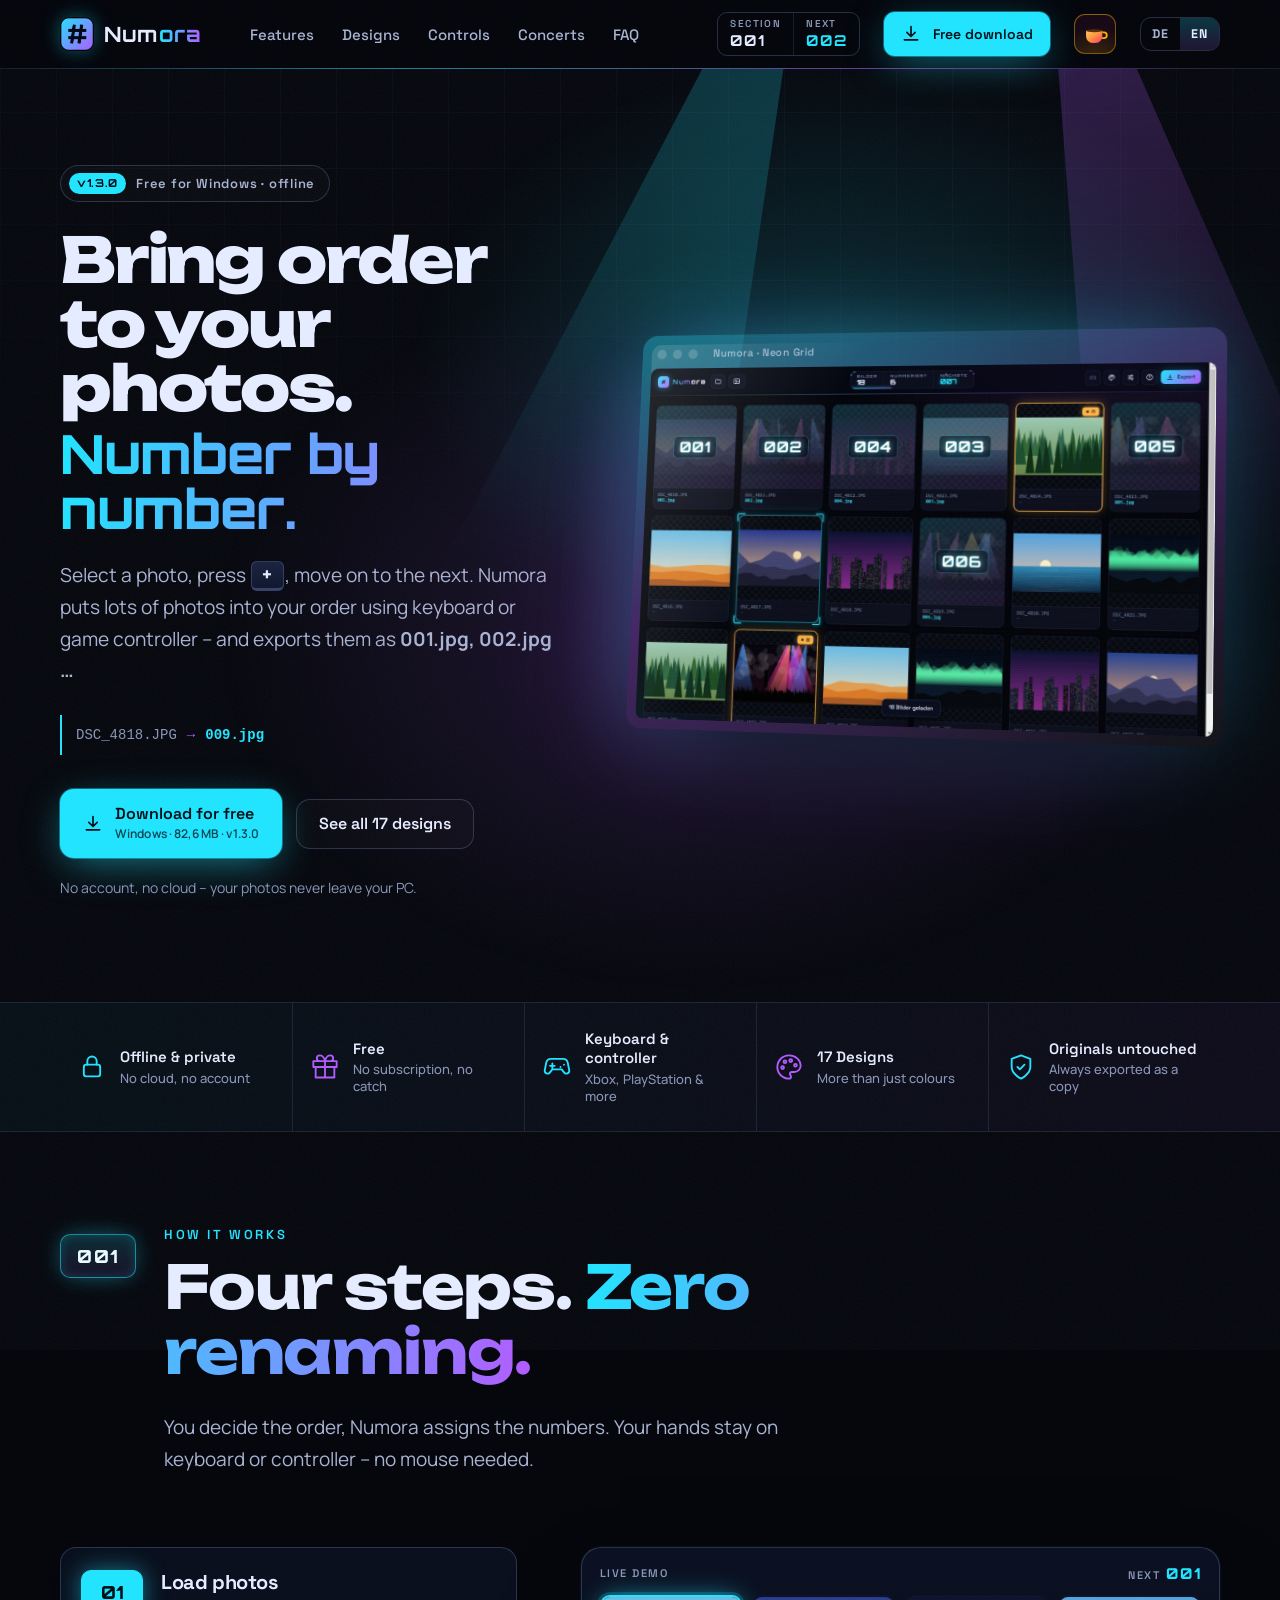
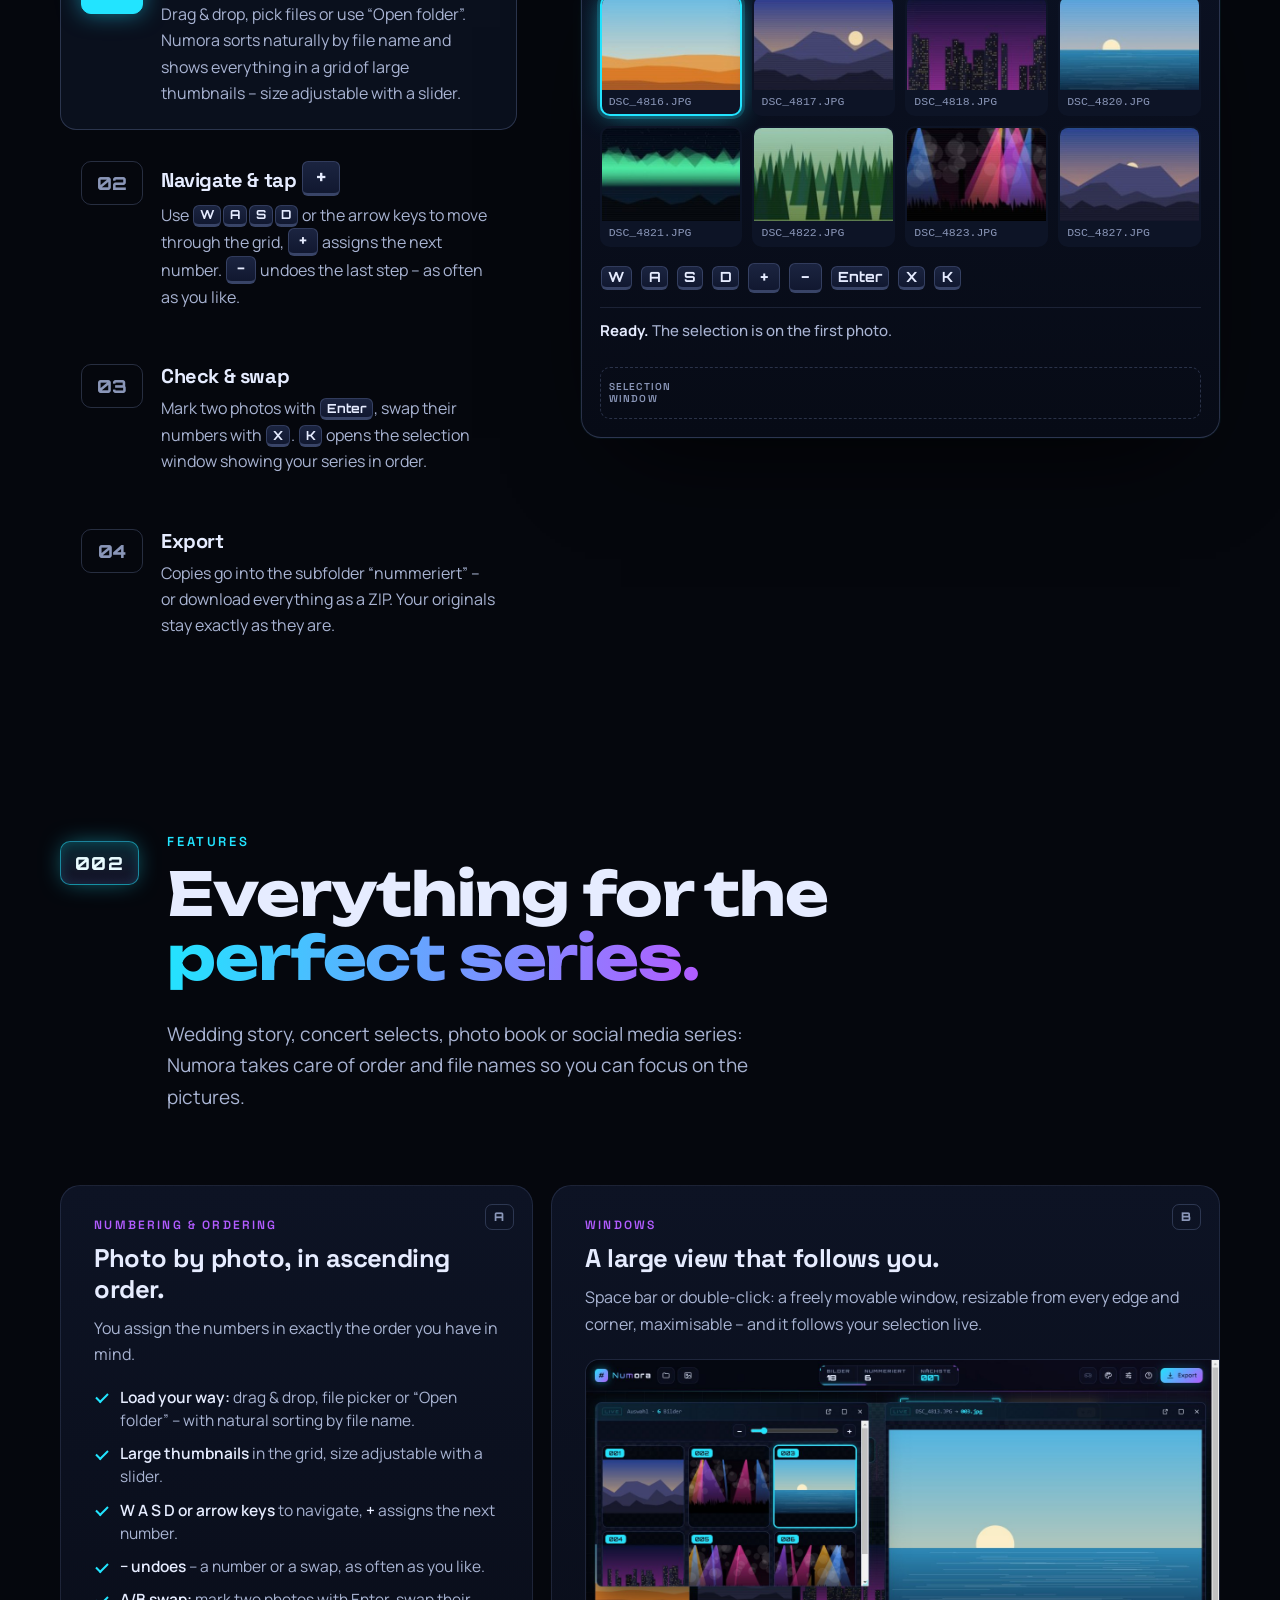
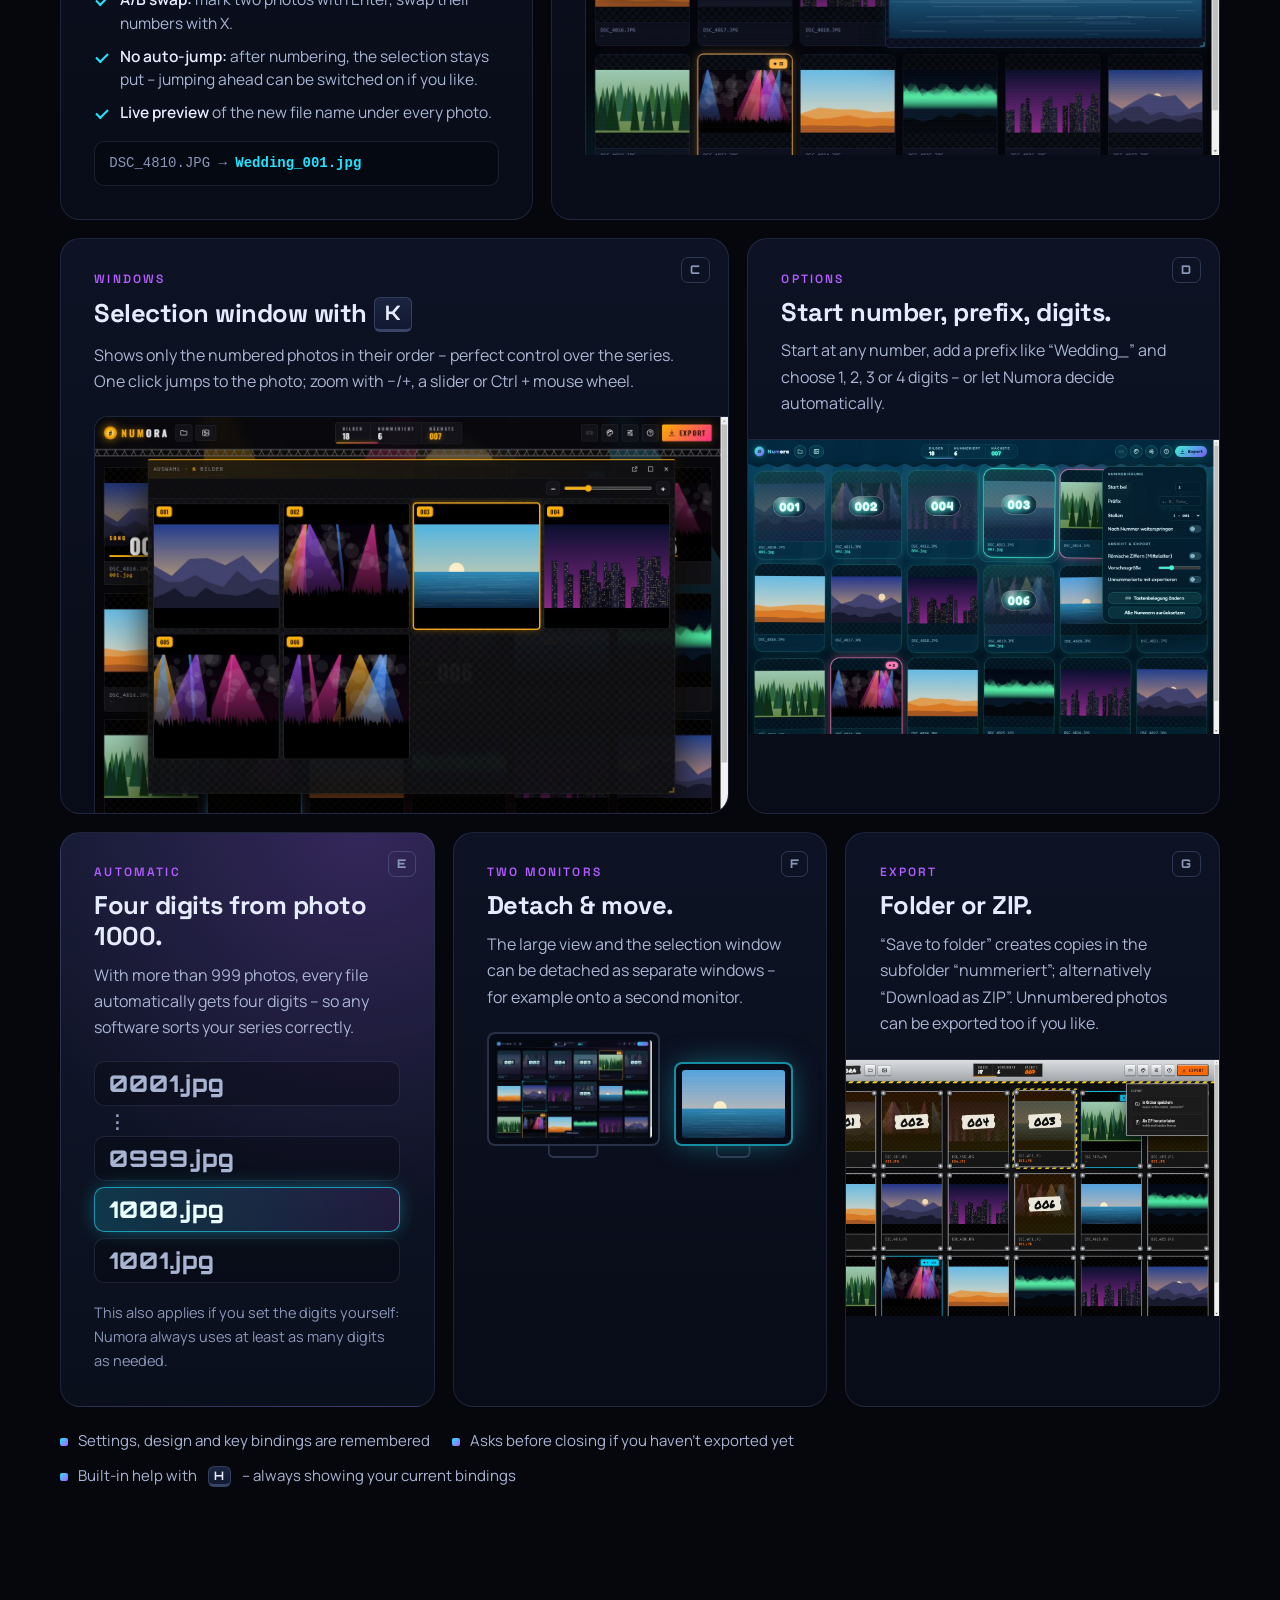
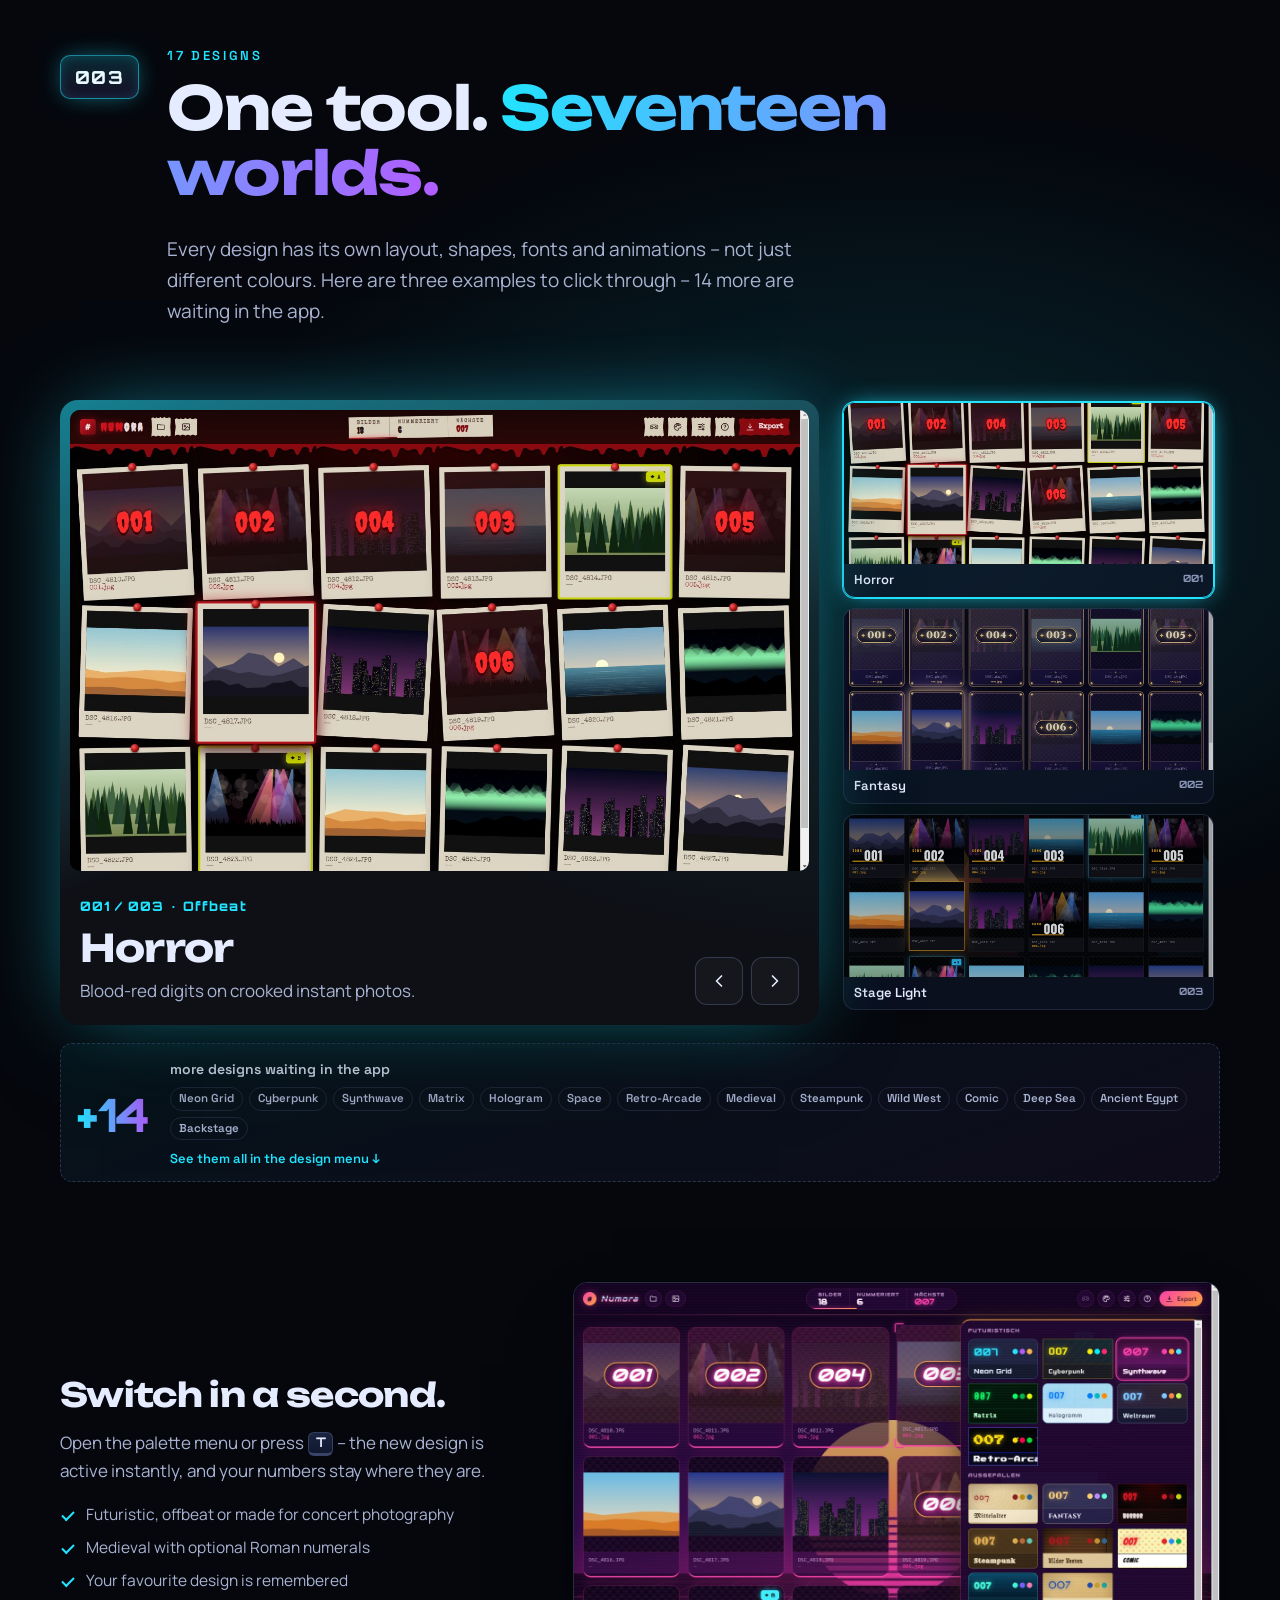
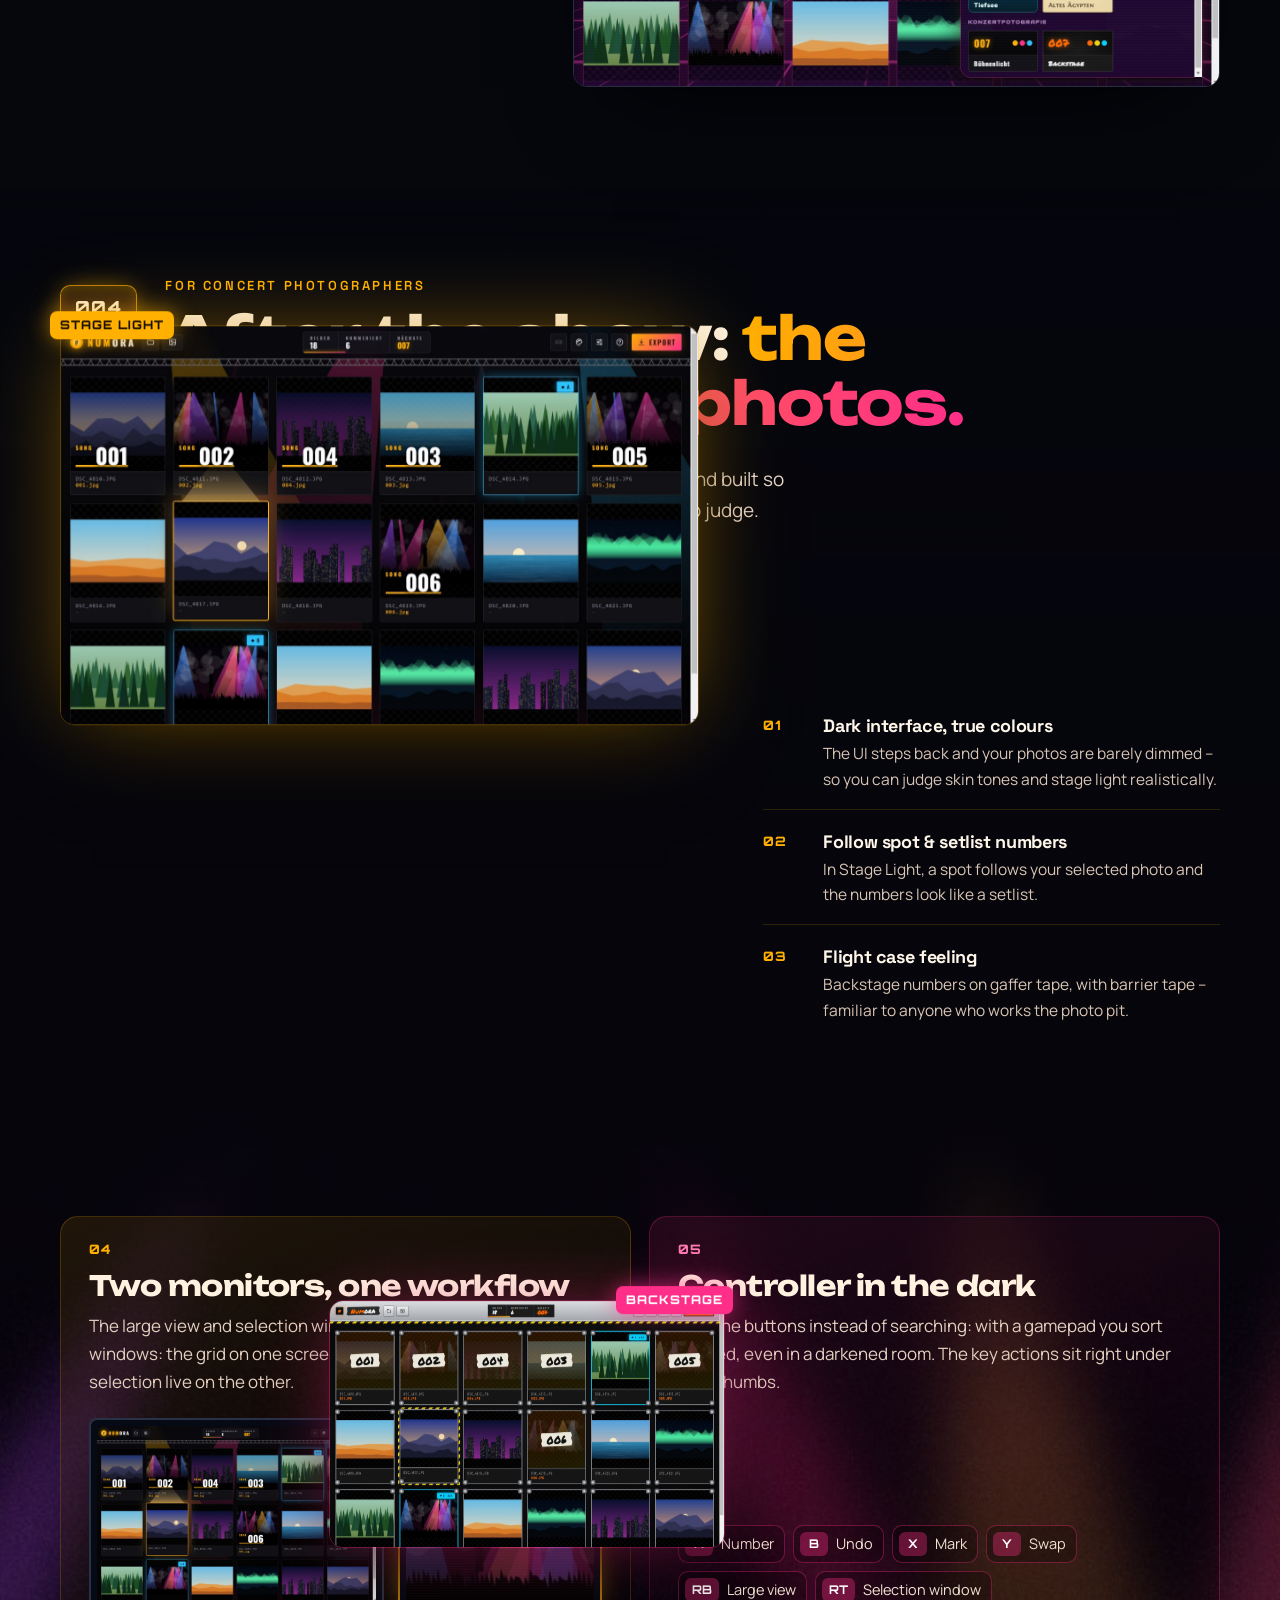
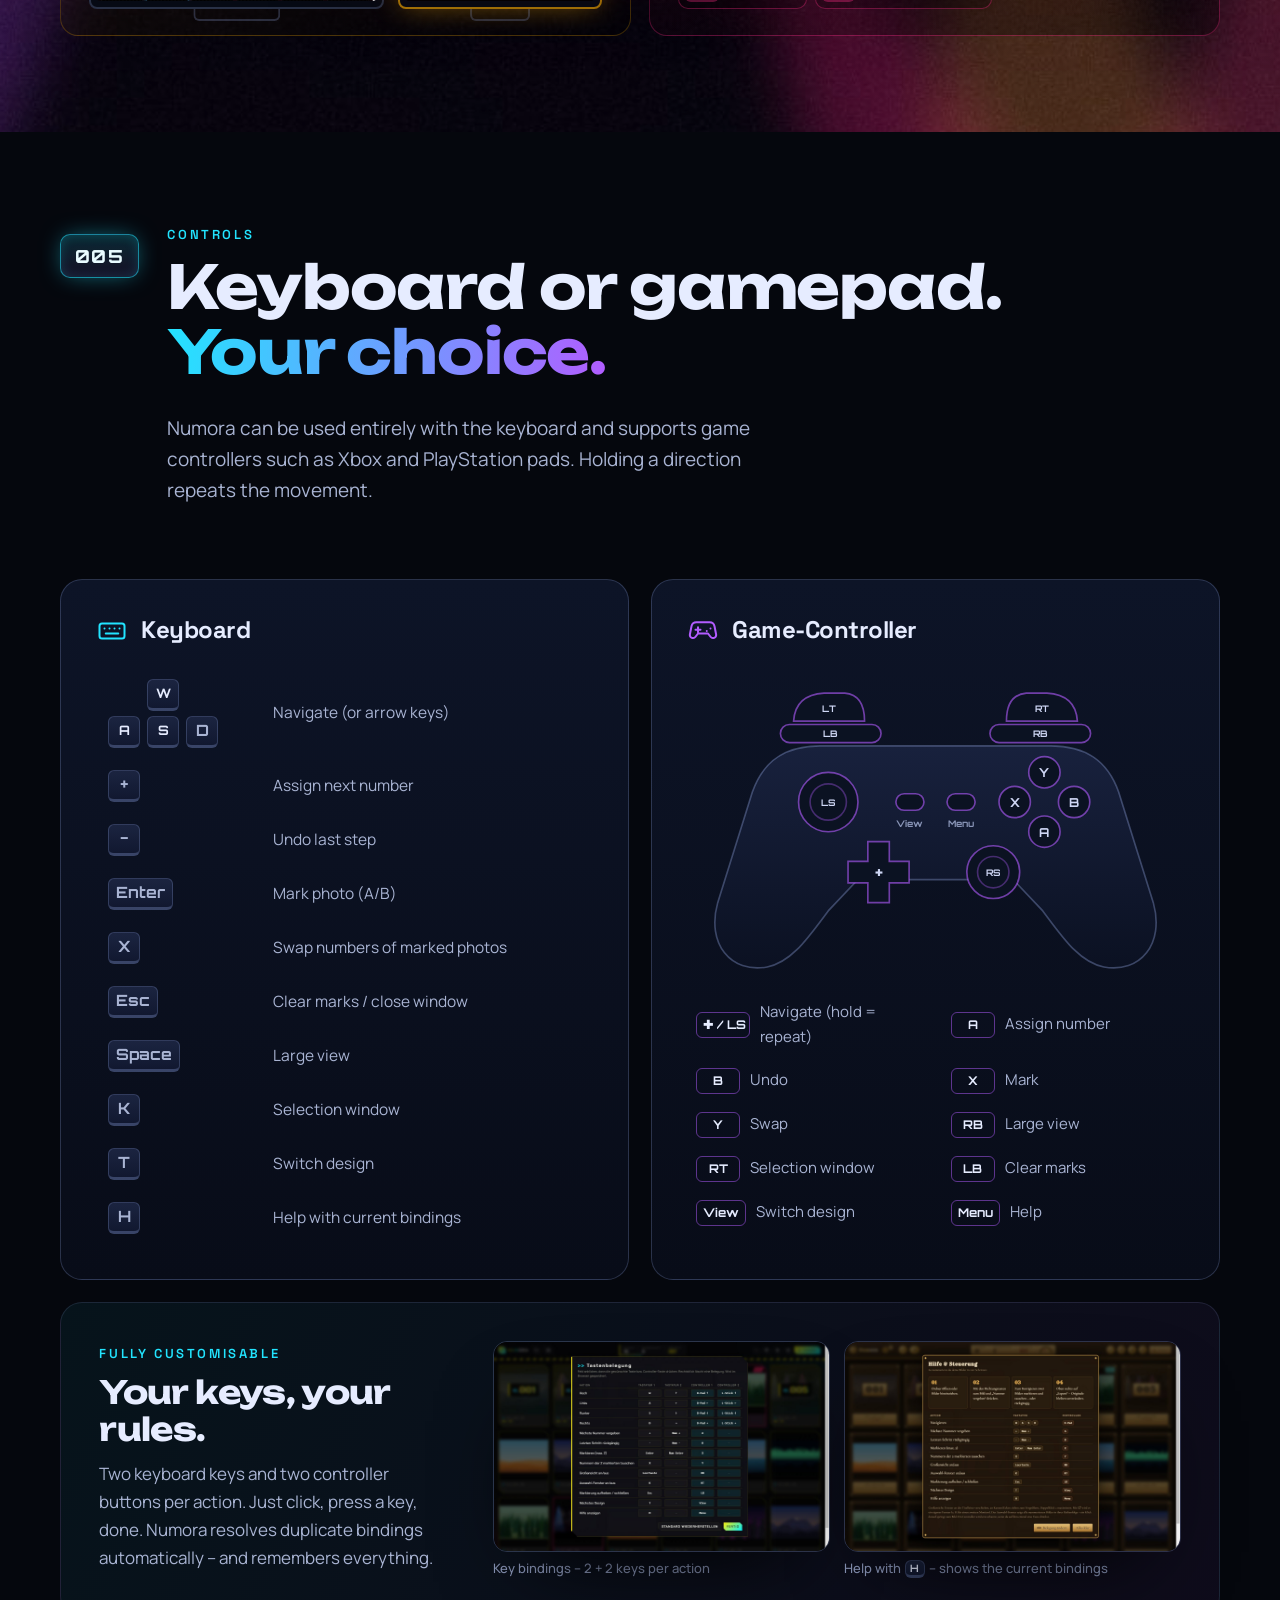
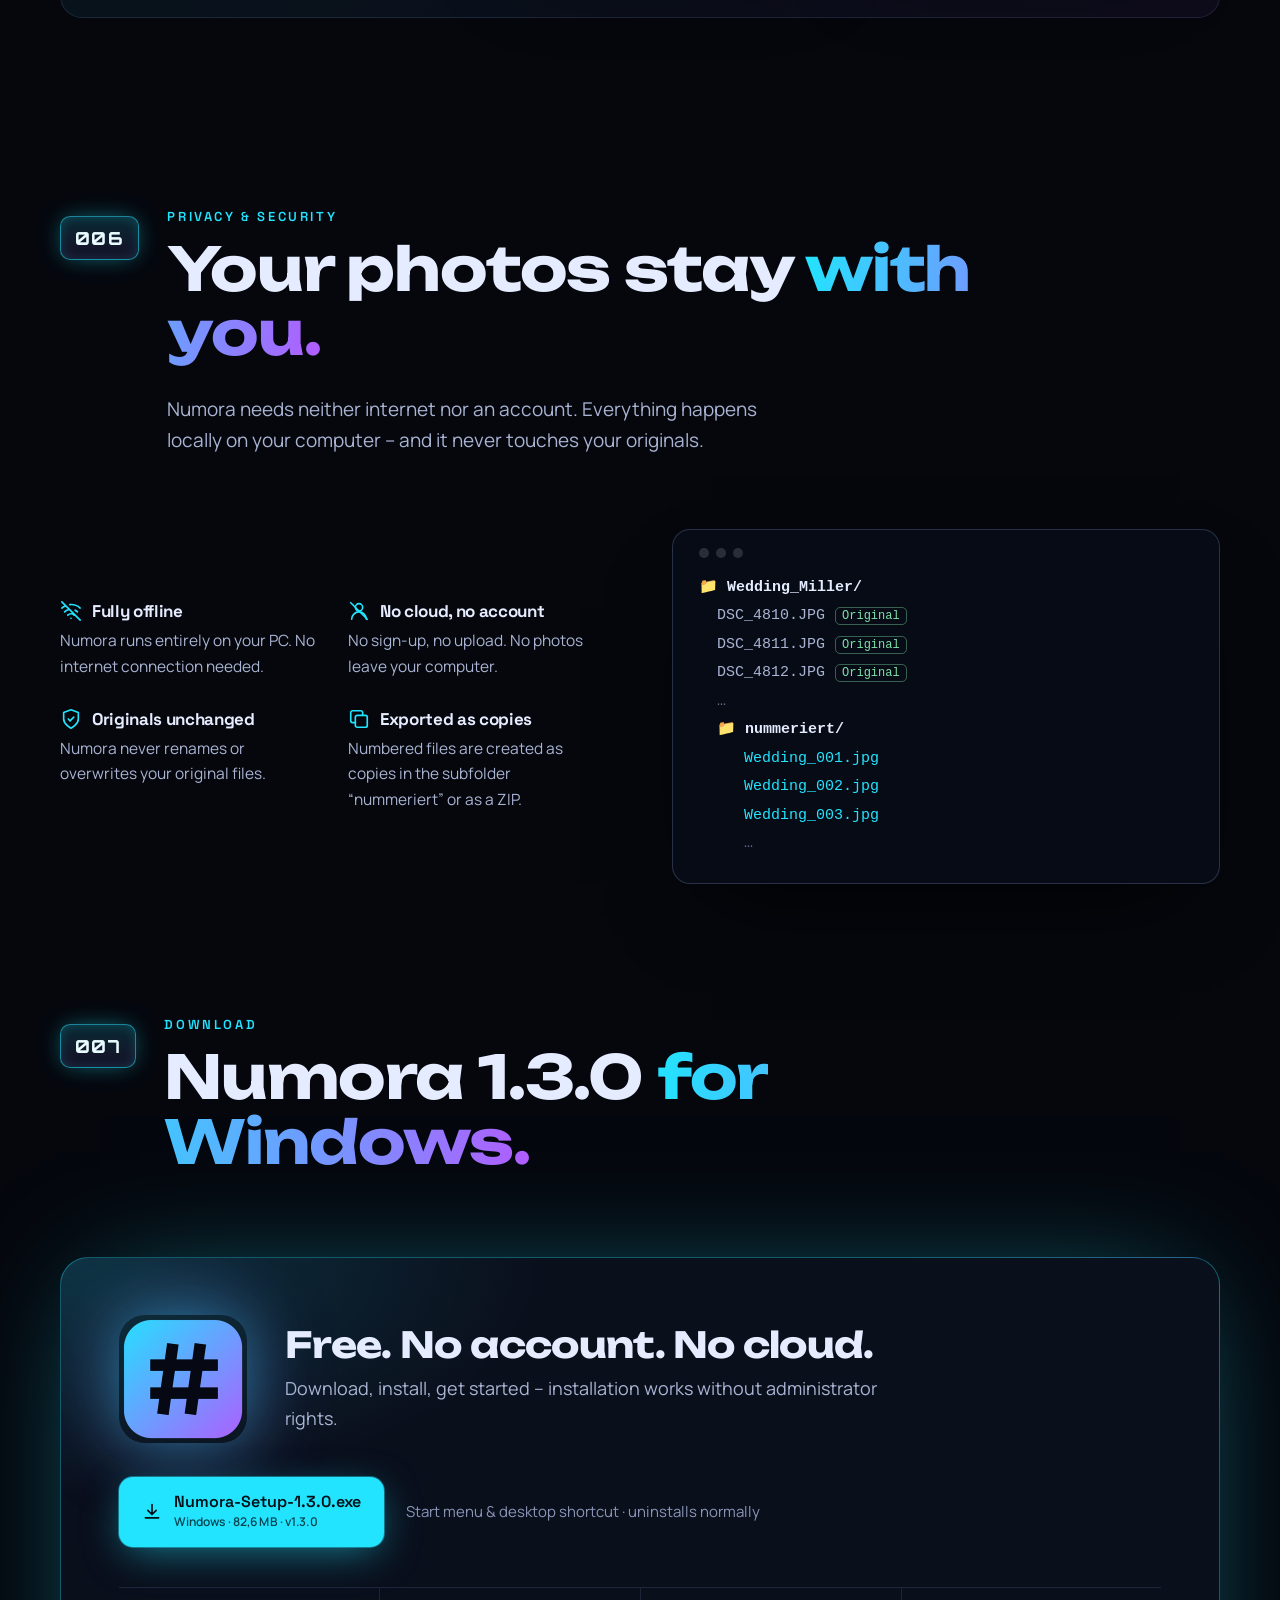
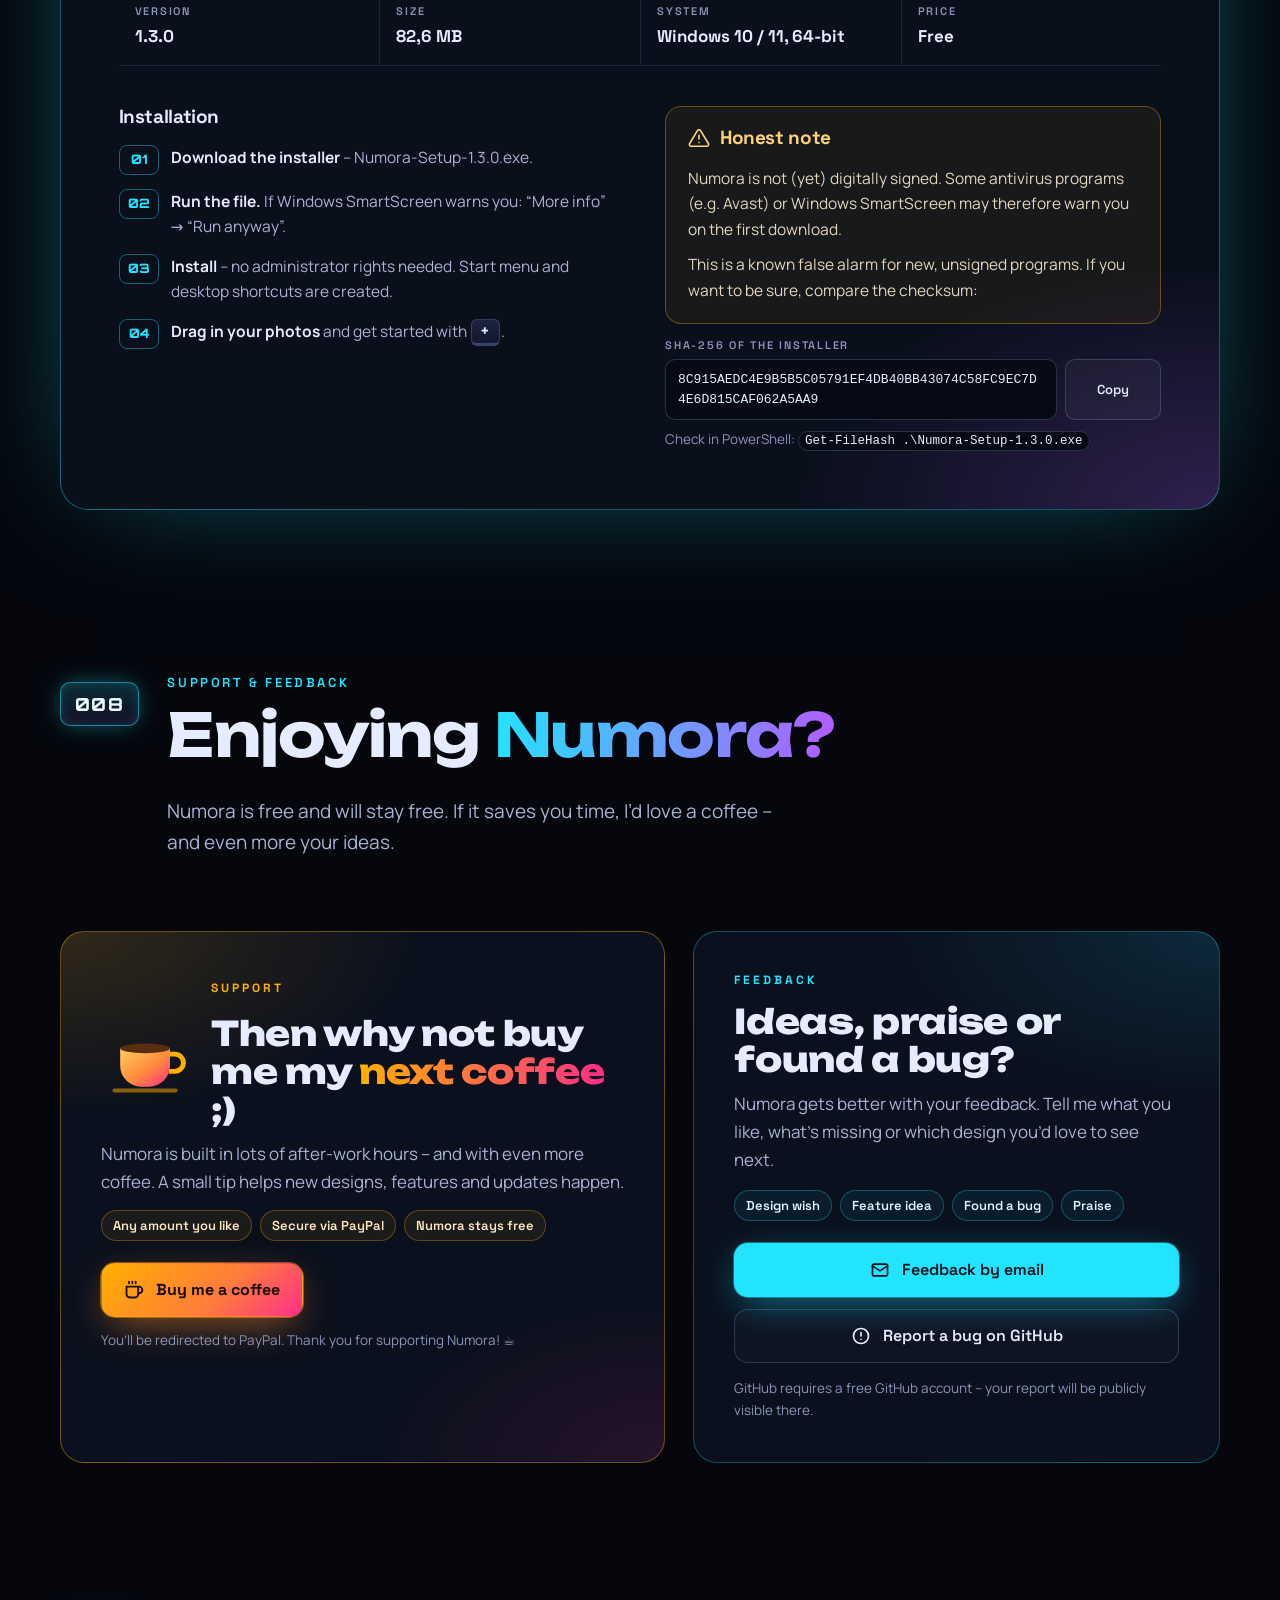
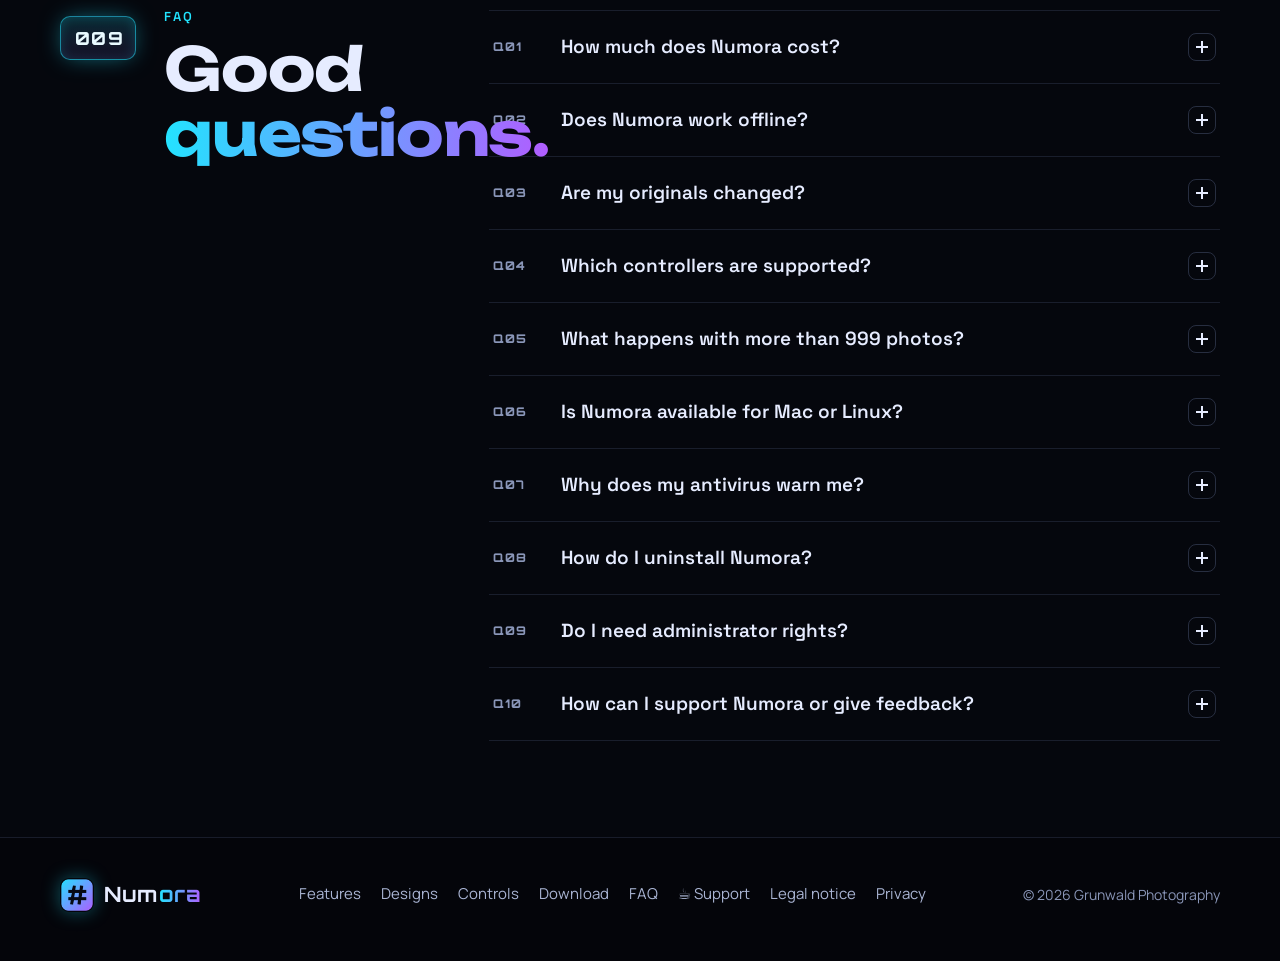
<file: en/index.html>
<!DOCTYPE html>
<html lang="en">
<head>
<meta charset="utf-8">
<meta name="viewport" content="width=device-width, initial-scale=1">
<title>Numora – Number your photos with keyboard & controller | Free for Windows</title>
<meta name="description" content="Numora quickly puts lots of photos in order with keyboard or game controller and exports them as 001.jpg, 002.jpg … Free, fully offline, 17 designs. For Windows 10/11.">
<meta name="theme-color" content="#05070d">
<link rel="icon" type="image/png" href="../assets/numora-icon.png">
<link rel="apple-touch-icon" href="../assets/numora-icon.png">
<meta property="og:type" content="website">
<meta property="og:locale" content="en_US">
<meta property="og:title" content="Numora – Bring order to your photos. Number by number.">
<meta property="og:description" content="Sort and number photos with keyboard or game controller. Free, offline, 17 designs – for Windows.">
<meta property="og:image" content="https://khoron-ip.github.io/numora/assets/screens/design-neon.jpg">
<meta property="og:image:width" content="1440">
<meta property="og:image:height" content="900">
<meta name="twitter:card" content="summary_large_image">
<link rel="alternate" hreflang="de" href="https://khoron-ip.github.io/numora/">
<link rel="alternate" hreflang="en" href="https://khoron-ip.github.io/numora/en/">
<link rel="alternate" hreflang="x-default" href="https://khoron-ip.github.io/numora/">
<link href="../assets/fonts/fonts.css" rel="stylesheet">
<script>document.documentElement.classList.add('js')</script>
<style>
:root{
  --bg:#05070d; --bg2:#0a0f1c; --bg3:#0f1628;
  --ink:#e6ecff; --mute:#8a96b8; --mute2:#a9b4d3;
  --line:rgba(150,170,230,.14); --line2:rgba(150,170,230,.24);
  --cyan:#22e4ff; --lila:#b25cff; --amber:#ffb000; --mag:#ff2e88;
  --glass:rgba(16,24,44,.55);
  --f-disp:"Unbounded",system-ui,sans-serif;
  --f-head:"Space Grotesk",system-ui,sans-serif;
  --f-num:"Orbitron",ui-monospace,monospace;
  --f-body:"Manrope",system-ui,sans-serif;
  --wrap:1240px; --gut:clamp(16px,4vw,40px);
  --ease:cubic-bezier(.2,.8,.2,1);
}
*,*::before,*::after{box-sizing:border-box}
html{scroll-behavior:smooth;scroll-padding-top:84px;-webkit-text-size-adjust:100%}
body{margin:0;background:var(--bg);color:var(--ink);font:400 17px/1.65 var(--f-body);overflow-x:hidden;-webkit-font-smoothing:antialiased}
img{max-width:100%;height:auto;display:block}
a{color:inherit}
h1,h2,h3,h4{margin:0;font-weight:700;line-height:1.08;letter-spacing:-.02em}
p{margin:0}
ul,ol{margin:0;padding:0;list-style:none}
:focus-visible{outline:2px solid var(--cyan);outline-offset:3px;border-radius:6px}
.skip{position:absolute;left:-9999px;top:8px;background:var(--cyan);color:#001;padding:8px 14px;border-radius:8px;z-index:100;font-weight:700}
.skip:focus{left:12px}
.wrap{max-width:var(--wrap);margin:0 auto;padding:0 var(--gut)}
.sr{position:absolute;width:1px;height:1px;overflow:hidden;clip:rect(0 0 0 0);white-space:nowrap}

/* page atmosphere: fine grid + grain */
body::before{content:"";position:fixed;inset:0;pointer-events:none;z-index:0;
  background-image:linear-gradient(rgba(120,150,255,.045) 1px,transparent 1px),linear-gradient(90deg,rgba(120,150,255,.045) 1px,transparent 1px);
  background-size:56px 56px;mask-image:radial-gradient(ellipse 120% 80% at 50% 0%,#000 30%,transparent 85%)}
body::after{content:"";position:fixed;inset:-50%;pointer-events:none;z-index:1;opacity:.05;
  background-image:url("data:image/svg+xml,%3Csvg xmlns='http://www.w3.org/2000/svg' width='160' height='160'%3E%3Cfilter id='n'%3E%3CfeTurbulence type='fractalNoise' baseFrequency='.9' numOctaves='2' stitchTiles='stitch'/%3E%3C/filter%3E%3Crect width='100%25' height='100%25' filter='url(%23n)'/%3E%3C/svg%3E")}
main,header,footer{position:relative;z-index:2}

/* ---------- buttons ---------- */
.btn{display:inline-flex;align-items:center;gap:12px;text-decoration:none;font:600 16px/1 var(--f-head);border-radius:14px;padding:16px 22px;border:1px solid transparent;cursor:pointer;transition:transform .25s var(--ease),box-shadow .25s,background .25s,border-color .25s;white-space:nowrap}
.btn svg{width:20px;height:20px;flex:none}
.btn-dl{background:var(--cyan);color:#021018;box-shadow:0 0 0 1px rgba(34,228,255,.4),0 10px 40px -8px rgba(34,228,255,.55);position:relative;overflow:hidden}
.btn-dl::after{content:"";position:absolute;inset:0;background:linear-gradient(110deg,transparent 35%,rgba(255,255,255,.55) 50%,transparent 65%);transform:translateX(-120%);transition:transform .7s var(--ease)}
.btn-dl:hover{transform:translateY(-2px);box-shadow:0 0 0 1px rgba(34,228,255,.6),0 18px 50px -10px rgba(178,92,255,.7)}
.btn-dl:hover::after{transform:translateX(120%)}
.btn-dl:active{transform:translateY(0) scale(.98)}
.btn-dl .meta{display:block;font:600 12px/1.2 var(--f-body);opacity:.75;margin-top:5px;letter-spacing:.01em}
.btn-dl .lbl{display:flex;flex-direction:column;align-items:flex-start}
.btn-ghost{color:var(--ink);border-color:var(--line2);background:rgba(255,255,255,.02)}
.btn-ghost:hover{border-color:var(--lila);background:rgba(178,92,255,.08);transform:translateY(-2px)}
.btn-ghost:active{transform:none}

/* ---------- nav ---------- */
.nav{position:sticky;top:0;z-index:50;background:rgba(5,7,13,.86);border-bottom:1px solid var(--line)}
.nav::after{content:"";position:absolute;left:0;right:0;bottom:-1px;height:1px;background:linear-gradient(90deg,transparent,var(--cyan) 30%,var(--lila) 70%,transparent);opacity:.5}
.nav-in{display:flex;align-items:center;gap:24px;height:68px}
.logo{display:flex;align-items:center;gap:10px;text-decoration:none;font:700 21px/1 var(--f-num);letter-spacing:.04em}
.logo img{width:34px;height:34px;border-radius:9px;box-shadow:0 0 18px rgba(34,228,255,.35)}
.logo b{background:linear-gradient(90deg,var(--cyan),var(--lila));-webkit-background-clip:text;background-clip:text;color:transparent}
.nav-links{display:flex;gap:4px;margin-left:12px}
.nav-links a{text-decoration:none;font:500 15px/1 var(--f-head);color:var(--mute2);padding:10px 12px;border-radius:9px;transition:color .2s,background .2s}
.nav-links a:hover,.nav-links a.on{color:var(--ink);background:rgba(255,255,255,.05)}
.nav-links a.on{box-shadow:inset 0 -2px 0 var(--cyan)}
.counter{margin-left:auto;display:flex;border:1px solid var(--line2);border-radius:10px;overflow:hidden;font:600 10px/1 var(--f-head);letter-spacing:.14em;color:var(--mute);text-transform:uppercase}
.counter div{padding:6px 12px 7px}
.counter div+div{border-left:1px solid var(--line)}
.counter b{display:block;font:700 15px/1 var(--f-num);color:var(--ink);letter-spacing:.06em;margin-top:4px}
.counter .nx b{color:var(--cyan)}
.nav .btn{padding:11px 16px;font-size:14px;border-radius:11px}
.burger{display:none;margin-left:auto;background:none;border:1px solid var(--line2);color:var(--ink);border-radius:10px;width:44px;height:44px;cursor:pointer}
.burger span{display:block;width:18px;height:2px;background:currentColor;margin:4px auto;transition:transform .25s}
@media (max-width:1080px){.counter{display:none}.nav-in .btn{margin-left:auto}}
@media (max-width:880px){
  .js .nav-links{position:absolute;top:68px;left:0;right:0;flex-direction:column;background:#070a14;border-bottom:1px solid var(--line);padding:10px var(--gut) 18px;margin:0;display:none}
  .js .nav-links a{padding:14px 12px;font-size:17px}
  .js .nav.open .nav-links{display:flex}
  .js .burger{display:block;margin-left:0}
  .nav-in .btn{margin-left:auto}
  html:not(.js) .nav-in{flex-wrap:wrap;height:auto;padding-top:12px;padding-bottom:8px;row-gap:6px}
  html:not(.js) .nav-in>nav{order:3;width:100%}
  html:not(.js) .nav-links{margin:0;flex-wrap:wrap}
}
@media (max-width:440px){.nav .btn .t-long{display:none}.nav .btn{padding:11px 13px}.nav-in{gap:12px}}

/* ---------- section scaffolding & self-numbering ---------- */
section{position:relative}
.sec{padding:clamp(60px,7.5vw,100px) 0}
.sec-head{display:grid;grid-template-columns:auto 1fr;gap:10px 28px;align-items:start;margin-bottom:clamp(40px,6vw,72px);max-width:980px}
.sec-no{grid-row:span 2;font:800 clamp(15px,1.6vw,18px)/1 var(--f-num);letter-spacing:.08em;color:#e9fbff;padding:12px 14px;border-radius:10px;border:1px solid rgba(34,228,255,.55);background:linear-gradient(180deg,rgba(34,228,255,.16),rgba(178,92,255,.10));box-shadow:0 0 24px -6px rgba(34,228,255,.6),inset 0 0 12px rgba(34,228,255,.18);margin-top:6px;min-width:76px;text-align:center}
.js .sec-no{opacity:0;transform:translateY(-40px) scale(1.4)}
.js .sec-no.in{animation:stamp .7s var(--ease) forwards}
@keyframes stamp{0%{opacity:0;transform:translateY(-40px) scale(1.4)}60%{opacity:1;transform:translateY(3px) scale(.96)}100%{opacity:1;transform:none}}
.kicker{font:600 13px/1 var(--f-head);text-transform:uppercase;letter-spacing:.2em;color:var(--cyan);margin-bottom:14px;display:block}
.sec-head h2{font-family:var(--f-disp);font-size:clamp(32px,5vw,60px);font-weight:700}
.sec-head p{color:var(--mute2);font-size:clamp(17px,1.5vw,19px);max-width:640px;margin-top:18px}
@media (max-width:560px){.sec-head{grid-template-columns:minmax(0,1fr)}.sec-no{grid-row:auto;justify-self:start}}
.grad{background:linear-gradient(95deg,var(--cyan),var(--lila));-webkit-background-clip:text;background-clip:text;color:transparent}

.js .rv{opacity:0;transform:translateY(28px);transition:opacity .9s var(--ease),transform .9s var(--ease)}
.js .rv.in{opacity:1;transform:none}
.rv.d1{transition-delay:.08s}.rv.d2{transition-delay:.16s}.rv.d3{transition-delay:.24s}.rv.d4{transition-delay:.32s}

/* ---------- HERO ---------- */
.hero{padding:clamp(48px,8vw,96px) 0 clamp(60px,8vw,110px);overflow:hidden;--mx:65%;--my:30%}
.hero::before{content:"";position:absolute;inset:0;pointer-events:none;
  background:
    radial-gradient(600px 420px at var(--mx) var(--my),rgba(34,228,255,.16),transparent 70%),
    radial-gradient(700px 520px at calc(100% - var(--mx) + 20%) calc(var(--my) + 30%),rgba(178,92,255,.16),transparent 70%);
  transition:background .2s}
.beam{position:absolute;top:-120px;width:340px;height:900px;pointer-events:none;filter:blur(30px);opacity:.5;transform-origin:50% 0;mix-blend-mode:screen}
.beam.b1{left:48%;background:linear-gradient(180deg,rgba(34,228,255,.5),transparent 75%);clip-path:polygon(45% 0,55% 0,100% 100%,0 100%);transform:rotate(calc(18deg + var(--rot,0deg)))}
.beam.b2{left:70%;background:linear-gradient(180deg,rgba(178,92,255,.55),transparent 75%);clip-path:polygon(45% 0,55% 0,100% 100%,0 100%);transform:rotate(calc(-14deg - var(--rot,0deg)))}
.hero-grid{display:grid;grid-template-columns:minmax(0,11fr) minmax(0,13fr);gap:clamp(30px,4vw,56px);align-items:center;position:relative}
.eyebrow{display:inline-flex;align-items:center;gap:10px;font:600 13px/1 var(--f-head);letter-spacing:.06em;color:var(--mute2);border:1px solid var(--line2);border-radius:999px;padding:7px 14px 7px 8px;background:rgba(255,255,255,.02)}
.eyebrow i{font:700 11px/1 var(--f-num);font-style:normal;color:#021018;background:var(--cyan);padding:5px 8px;border-radius:999px;letter-spacing:.06em}
.hero h1{font-family:var(--f-disp);font-weight:800;font-size:clamp(38px,4.9vw,70px);line-height:1.02;letter-spacing:-.035em;margin:26px 0 24px}
.hero h1 .l2{display:block;font-family:var(--f-num);font-weight:800;letter-spacing:-.01em;font-size:.86em;margin-top:.12em}
.hero .lead{font-size:clamp(17px,1.5vw,20px);color:var(--mute2);max-width:520px}
.hero .lead kbd{font-size:1em;min-width:1.7em;height:1.55em;vertical-align:.05em}
.k.sym{font-family:var(--f-head);font-weight:700;font-size:1em}
.keys .k.sym,.kb li .k.sym{font-size:17px}
.ticker{margin:28px 0 34px;display:flex;align-items:center;gap:12px;font:500 14px/1 ui-monospace,Consolas,monospace;color:var(--mute);height:40px;border-left:2px solid var(--cyan);padding-left:14px;max-width:440px}
.ticker .win{position:relative;height:22px;overflow:hidden;flex:1}
.ticker .row{display:flex;gap:10px;align-items:center;height:22px;white-space:nowrap}
.ticker .row .to{color:var(--cyan);font-weight:700}
.ticker .row .ar{color:var(--lila)}
.js .ticker .rows{transition:transform .55s var(--ease)}
.cta-row{display:flex;flex-wrap:wrap;gap:14px;align-items:center}
.cta-note{margin-top:18px;font-size:14px;color:var(--mute)}

.stage{perspective:1600px;position:relative}
.frame{position:relative;border-radius:16px;padding:10px;background:linear-gradient(160deg,rgba(34,228,255,.35),rgba(178,92,255,.25) 50%,rgba(255,255,255,.04));
  transform:rotateY(-11deg) rotateX(6deg) rotateZ(.5deg);transform-style:preserve-3d;transition:transform .5s var(--ease);
  box-shadow:0 60px 120px -40px rgba(0,0,0,.9),0 0 90px -20px rgba(34,228,255,.45),-40px 40px 120px -40px rgba(178,92,255,.5)}
.frame-bar{display:flex;align-items:center;gap:7px;padding:4px 6px 10px}
.frame-bar span{width:10px;height:10px;border-radius:50%;background:rgba(255,255,255,.18)}
.frame-bar em{font:600 11px/1 var(--f-head);color:rgba(230,236,255,.6);font-style:normal;margin-left:10px;letter-spacing:.05em}
.frame .shot{position:relative;border-radius:8px;overflow:hidden;background:#0a0f1c}
.frame .shot img{width:100%}
.frame::after{content:"";position:absolute;inset:10px;border-radius:10px;pointer-events:none;background:linear-gradient(115deg,rgba(255,255,255,.14),transparent 30%)}
.drop{position:absolute;top:54.4%;width:9.4%;transform:translate(-50%,-50%);font:800 clamp(9px,1.45vw,21px)/1 var(--f-num);color:#eaffff;text-align:center;padding:.55em 0;border-radius:.45em;border:1px solid rgba(34,228,255,.75);background:rgba(8,20,32,.82);box-shadow:0 0 18px rgba(34,228,255,.65),inset 0 0 10px rgba(34,228,255,.25);letter-spacing:.04em}
.drop.d7{left:8.9%}.drop.d8{left:25.1%}.drop.d9{left:41.3%}
.js .drop{opacity:0;animation:fall 7.5s var(--ease) infinite}
.js .drop.d8{animation-delay:.6s}.js .drop.d9{animation-delay:1.2s}
@keyframes fall{0%{opacity:0;transform:translate(-50%,-260%) scale(1.5)}9%{opacity:1;transform:translate(-50%,-42%) scale(.95)}13%{transform:translate(-50%,-50%) scale(1)}78%{opacity:1;transform:translate(-50%,-50%)}88%,100%{opacity:0;transform:translate(-50%,-50%) scale(.9)}}
.next-chip{position:absolute;right:-6px;bottom:-26px;display:flex;align-items:center;gap:10px;background:#0b1222;border:1px solid var(--line2);border-radius:12px;padding:10px 14px;font:600 11px/1 var(--f-head);letter-spacing:.14em;text-transform:uppercase;color:var(--mute);box-shadow:0 20px 50px -20px #000;transform:translateZ(60px)}
.next-chip b{font:800 20px/1 var(--f-num);color:var(--cyan);letter-spacing:.04em}
@media (max-width:980px){
  .hero-grid{grid-template-columns:minmax(0,1fr)}
  .stage{margin-top:20px}
  .frame{transform:rotateX(8deg) rotateY(-6deg)}
}

/* ---------- benefits strip ---------- */
.perks{border-top:1px solid var(--line);border-bottom:1px solid var(--line);background:linear-gradient(90deg,rgba(34,228,255,.04),rgba(178,92,255,.05))}
.perks ul{display:grid;grid-template-columns:repeat(5,1fr)}
.perks li{display:flex;align-items:center;gap:14px;padding:26px 18px;font:600 15px/1.3 var(--f-head)}
.perks li+li{border-left:1px solid var(--line)}
.perks svg{width:28px;height:28px;flex:none;stroke:var(--cyan);fill:none;stroke-width:1.6;stroke-linecap:round;stroke-linejoin:round}
.perks li:nth-child(even) svg{stroke:var(--lila)}
.perks small{display:block;font:500 13px/1.3 var(--f-body);color:var(--mute);margin-top:3px}
@media (max-width:1080px){.perks ul{grid-template-columns:repeat(3,1fr)}.perks li:nth-child(4){border-left:0}.perks li:nth-child(n+4){border-top:1px solid var(--line)}}
@media (max-width:640px){.perks ul{grid-template-columns:repeat(2,minmax(0,1fr))}.perks li{padding:20px 10px}.perks li:nth-child(odd){border-left:0}.perks li:nth-child(4){border-left:1px solid var(--line)}.perks li:nth-child(n+3){border-top:1px solid var(--line)}.perks li:last-child{grid-column:span 2}}

/* ---------- how it works ---------- */
.how-grid{display:grid;grid-template-columns:minmax(0,5fr) minmax(0,7fr);gap:clamp(30px,5vw,70px);align-items:start}
.steps{counter-reset:s;display:grid;gap:8px}
.step{display:grid;grid-template-columns:62px 1fr;gap:18px;padding:22px 20px;border-radius:16px;border:1px solid transparent;transition:background .3s,border-color .3s}
.step.on{background:var(--glass);border-color:var(--line2)}
.step .n{font:800 18px/1 var(--f-num);color:var(--mute);border:1px solid var(--line2);border-radius:10px;height:44px;display:grid;place-items:center;transition:all .3s}
.step.on .n{color:#021018;background:var(--cyan);border-color:var(--cyan);box-shadow:0 0 22px rgba(34,228,255,.5)}
.step h3{font:700 20px/1.25 var(--f-head);margin-bottom:6px}
.step p{color:var(--mute2);font-size:16px}
.k{display:inline-grid;place-items:center;min-width:1.9em;height:1.75em;padding:0 .45em;font:700 .78em/1 var(--f-num);color:var(--ink);background:linear-gradient(180deg,#1b2440,#111830);border:1px solid var(--line2);border-bottom-width:3px;border-radius:6px;vertical-align:.1em;margin:0 1px}

.demo{position:sticky;top:96px;border-radius:20px;border:1px solid var(--line2);background:linear-gradient(180deg,#0b1122,#070b16);padding:18px;box-shadow:0 40px 100px -40px rgba(0,0,0,.9),0 0 0 1px rgba(34,228,255,.05)}
.demo-top{display:flex;justify-content:space-between;align-items:center;margin-bottom:14px;font:600 11px/1 var(--f-head);letter-spacing:.14em;text-transform:uppercase;color:var(--mute)}
.demo-top b{font:800 15px/1 var(--f-num);color:var(--cyan);letter-spacing:.06em;margin-left:6px}
.demo-grid{display:grid;grid-template-columns:repeat(4,1fr);gap:10px}
.tile{position:relative;border-radius:10px;overflow:hidden;border:2px solid transparent;transition:border-color .2s,box-shadow .2s,transform .2s;background:#0d1426}
.tile img{aspect-ratio:3/2;object-fit:cover;width:100%}
.tile .num{position:absolute;inset:auto 0 0 0;top:0;display:grid;place-items:center;pointer-events:none}
.tile .num span{font:800 clamp(13px,1.8vw,22px)/1 var(--f-num);padding:.45em .6em;border-radius:8px;background:rgba(6,14,26,.85);border:1px solid rgba(34,228,255,.7);box-shadow:0 0 14px rgba(34,228,255,.5);color:#eaffff;animation:pop .35s var(--ease)}
@keyframes pop{0%{transform:scale(1.8) translateY(-14px);opacity:0}100%{transform:none;opacity:1}}
.tile.cur{border-color:var(--cyan);box-shadow:0 0 0 3px rgba(34,228,255,.18),0 0 26px -4px rgba(34,228,255,.7)}
.tile .mk{position:absolute;top:6px;right:6px;font:800 10px/1 var(--f-num);color:#1a1000;background:var(--amber);padding:4px 6px;border-radius:5px}
.tile.ma,.tile.mb{border-color:var(--amber)}
.tile .fn{display:block;font:500 11.5px/1 ui-monospace,Consolas,monospace;color:var(--mute);padding:6px 7px 7px}
.tile .fn b{color:var(--cyan);font-weight:700}
.keys{display:flex;flex-wrap:wrap;gap:7px;margin-top:16px;align-items:center}
.keys .k{font-size:14px;transition:all .15s}
.keys .k.down{background:var(--cyan);color:#021018;border-color:var(--cyan);transform:translateY(2px);border-bottom-width:1px;box-shadow:0 0 18px rgba(34,228,255,.7)}
.keys .k.wide{min-width:4.2em}
.caption{margin-top:14px;min-height:48px;font:500 15px/1.45 var(--f-body);color:var(--mute2);border-top:1px solid var(--line);padding-top:12px}
.caption b{color:var(--ink)}
.strip{display:flex;gap:6px;margin-top:12px;padding:8px;border:1px dashed var(--line2);border-radius:10px;min-height:52px;align-items:center;transition:border-color .3s,box-shadow .3s}
.strip.pulse{border-color:var(--amber);box-shadow:0 0 0 3px rgba(255,176,0,.15)}
.strip .lab{font:600 10px/1.2 var(--f-head);letter-spacing:.12em;text-transform:uppercase;color:var(--mute);margin-right:6px;width:70px}
.strip figure{margin:0;position:relative;width:54px;border-radius:5px;overflow:hidden;flex:none}
.strip figure img{aspect-ratio:3/2;object-fit:cover}
.strip figure figcaption{position:absolute;inset:0;display:grid;place-items:center;font:800 10px/1 var(--f-num);color:#fff;background:rgba(0,0,0,.35);text-shadow:0 0 6px #000}
@media (max-width:980px){.how-grid{grid-template-columns:minmax(0,1fr)}.demo{position:relative;top:0}}
@media (max-width:520px){.demo-grid{gap:6px}.tile .fn{display:none}.demo{padding:12px}}

/* ---------- features bento ---------- */
.bento{display:grid;grid-template-columns:repeat(12,1fr);gap:18px}
.cell{position:relative;border-radius:20px;border:1px solid var(--line);background:linear-gradient(180deg,rgba(16,24,44,.75),rgba(10,15,28,.75));padding:clamp(22px,2.6vw,34px);overflow:hidden;isolation:isolate}
.cell h3{font:700 clamp(21px,2vw,26px)/1.2 var(--f-head);margin-bottom:10px}
.cell p{color:var(--mute2);font-size:16px}
.cell .tag{position:absolute;top:18px;right:18px;font:800 12px/1 var(--f-num);color:var(--mute);border:1px solid var(--line2);border-radius:7px;padding:6px 8px;letter-spacing:.06em;transition:all .3s}
.cell:hover .tag{color:#021018;background:var(--cyan);border-color:var(--cyan)}
.cell .grp{font:600 12px/1 var(--f-head);text-transform:uppercase;letter-spacing:.18em;color:var(--lila);display:block;margin-bottom:12px}
.ticks{display:grid;gap:10px;margin-top:18px}
.ticks li{position:relative;padding-left:26px;color:var(--mute2);font-size:15.5px;line-height:1.5}
.ticks li::before{content:"";position:absolute;left:2px;top:.5em;width:12px;height:7px;border-left:2px solid var(--cyan);border-bottom:2px solid var(--cyan);transform:rotate(-45deg)}
.ticks li strong{color:var(--ink);font-weight:600}
.c-num{grid-column:span 5}
.c-big{grid-column:span 7}
.c-sel{grid-column:span 7}
.c-opt{grid-column:span 5}
.c-four{grid-column:span 4}
.c-dock{grid-column:span 4}
.c-exp{grid-column:span 4}
.cell .pic{margin:22px calc(-1*clamp(22px,2.6vw,34px)) calc(-1*clamp(22px,2.6vw,34px));border-top:1px solid var(--line);overflow:hidden}
.cell .pic img{width:100%;transition:transform 1.2s var(--ease)}
.cell:hover .pic img{transform:scale(1.035)}
.c-big .pic,.c-sel .pic{margin-left:0;border-left:1px solid var(--line);border-top-left-radius:14px}
.c-opt .pic img{object-fit:cover;object-position:100% 0;aspect-ratio:16/10}
.c-exp .pic img{object-fit:cover;object-position:100% 0;aspect-ratio:16/11}
.c-four{background:radial-gradient(circle at 80% 0%,rgba(178,92,255,.22),transparent 60%),linear-gradient(180deg,#10182c,#0a0f1c)}
.c-four{display:flex;flex-direction:column}
.seq{display:grid;gap:6px;margin:20px 0 18px;font:800 clamp(18px,1.8vw,24px)/1 var(--f-num);letter-spacing:.04em}
.seq li{padding:10px 14px;border-radius:10px;border:1px solid var(--line);background:rgba(0,0,0,.25);color:var(--mute2)}
.seq li.gap{border:0;background:none;padding:0 14px;color:var(--mute);font-size:.8em}
.seq li.hot{color:#eaffff;border-color:rgba(34,228,255,.6);background:linear-gradient(90deg,rgba(34,228,255,.18),rgba(178,92,255,.12));box-shadow:0 0 22px -6px rgba(34,228,255,.6)}
.c-four .note{margin-top:auto;font-size:14.5px;color:var(--mute)}
.bigdigits .dim{color:var(--mute);font-size:.45em}
.fname{display:block;margin-top:16px;font:500 14px/1.4 ui-monospace,Consolas,monospace;color:var(--mute);padding:12px 14px;border-radius:10px;background:rgba(0,0,0,.3);border:1px solid var(--line)}
.fname b{color:var(--cyan)}
.monitors{display:flex;gap:14px;margin-top:22px;align-items:flex-end;justify-content:center}
.mon{position:relative;border:2px solid var(--line2);border-radius:8px;background:#060a14;padding:6px}
.mon::after{content:"";position:absolute;left:50%;bottom:-14px;width:30%;height:12px;transform:translateX(-50%);border:2px solid var(--line2);border-top:0;border-radius:0 0 6px 6px}
.mon img{border-radius:3px}
.mon.m1{width:58%}.mon.m2{width:40%;border-color:rgba(34,228,255,.6);box-shadow:0 0 30px -6px rgba(34,228,255,.5)}
.mini-list{display:flex;flex-wrap:wrap;gap:10px 22px;margin-top:22px;color:var(--mute2);font-size:15px}
.mini-list li{display:flex;align-items:center;gap:10px}
.mini-list li::before{content:"";width:8px;height:8px;border-radius:2px;background:linear-gradient(135deg,var(--cyan),var(--lila));flex:none}
@media (max-width:1080px){.c-num{grid-column:span 12}.c-big,.c-sel,.c-opt{grid-column:span 12}.c-four,.c-dock,.c-exp{grid-column:span 6}.c-exp{grid-column:span 12}}
@media (max-width:680px){.bento{gap:14px}.c-four,.c-dock,.c-exp{grid-column:span 12}.c-big .pic,.c-sel .pic{margin-left:calc(-1*clamp(22px,2.6vw,34px));border-left:0;border-radius:0}}

/* ---------- designs gallery ---------- */
.designs{--acc:#22e4ff;background:radial-gradient(1000px 600px at 70% 30%,color-mix(in srgb,var(--acc) 14%,transparent),transparent 70%);transition:background .6s}
.filters{display:flex;flex-wrap:wrap;gap:8px;margin-bottom:22px}
.filters button{font:600 14px/1 var(--f-head);color:var(--mute2);background:transparent;border:1px solid var(--line2);padding:11px 16px;border-radius:10px;cursor:pointer;transition:all .2s}
.filters button sup{font:700 11px/1 var(--f-head);margin-left:7px;color:var(--mute);vertical-align:.35em}
.filters button:hover{color:var(--ink);border-color:var(--mute)}
.filters button[aria-pressed="true"]{color:#021018;background:var(--acc);border-color:var(--acc)}
.filters button[aria-pressed="true"] sup{color:#021018}
.gal{display:grid;grid-template-columns:minmax(0,8fr) minmax(0,4fr);gap:22px;align-items:start}
.preview{position:relative;border-radius:18px;padding:10px;background:linear-gradient(160deg,color-mix(in srgb,var(--acc) 55%,transparent),rgba(255,255,255,.04) 55%);box-shadow:0 0 80px -20px color-mix(in srgb,var(--acc) 60%,transparent),0 40px 100px -40px #000;transition:box-shadow .6s,background .6s}
.preview .shot{position:relative;border-radius:10px;overflow:hidden;aspect-ratio:16/10;background:#0a0f1c}
.preview .shot img{position:absolute;inset:0;width:100%;height:100%;object-fit:cover;transition:opacity .45s ease,transform .7s var(--ease)}
.preview .shot img.out{opacity:0;transform:scale(1.03)}
.pv-info{display:flex;flex-wrap:wrap;justify-content:space-between;gap:16px 24px;align-items:end;padding:20px 10px 10px}
.pv-info .idx{font:800 13px/1 var(--f-num);color:var(--acc);letter-spacing:.08em;transition:color .6s}
.pv-info h3{font:700 clamp(26px,3vw,38px)/1.1 var(--f-disp);margin:8px 0 8px}
.pv-info p{color:var(--mute2);max-width:520px}
.pv-nav{display:flex;gap:8px}
.pv-nav button{width:48px;height:48px;border-radius:12px;border:1px solid var(--line2);background:rgba(255,255,255,.03);color:var(--ink);cursor:pointer;display:grid;place-items:center;transition:all .2s}
.pv-nav button:hover{border-color:var(--acc);color:var(--acc)}
.pv-nav button:active{transform:scale(.95)}
.pv-nav svg{width:20px;height:20px;fill:none;stroke:currentColor;stroke-width:2;stroke-linecap:round;stroke-linejoin:round}
.thumbs{display:grid;grid-template-columns:repeat(2,minmax(0,1fr));gap:10px;max-height:640px;overflow:auto;padding:2px 6px 2px 2px;scrollbar-width:thin;scrollbar-color:#2a3558 transparent}
.thumb{all:unset;box-sizing:border-box;cursor:pointer;border-radius:12px;border:1px solid var(--line);background:rgba(16,24,44,.6);overflow:hidden;transition:border-color .2s,transform .2s,box-shadow .2s;display:block}
.thumb img{aspect-ratio:16/10;object-fit:cover;width:100%;opacity:.82;transition:opacity .2s}
.thumb span{display:flex;justify-content:space-between;gap:6px;padding:8px 10px 9px;font:600 13px/1.2 var(--f-head)}
.thumb span i{font:700 10px/1.2 var(--f-num);font-style:normal;color:var(--mute)}
.thumb:hover{transform:translateY(-2px);border-color:var(--line2)}
.thumb:hover img{opacity:1}
.thumb:focus-visible{outline:2px solid var(--acc);outline-offset:2px}
.thumb[aria-current="true"]{border-color:var(--acc);box-shadow:0 0 0 1px var(--acc),0 0 24px -6px var(--acc)}
.thumb[aria-current="true"] img{opacity:1}
.thumb[hidden]{display:none}
.switch-note{display:grid;grid-template-columns:minmax(0,5fr) minmax(0,7fr);gap:clamp(24px,4vw,56px);align-items:center;margin-top:clamp(60px,8vw,100px)}
.switch-note h3{font:700 clamp(24px,2.6vw,34px)/1.15 var(--f-disp);margin-bottom:14px}
.switch-note p{color:var(--mute2)}
.switch-note .ticks{margin-top:18px}
.tiltwrap{perspective:1200px;min-width:0}
.tilt img{width:100%}
.tilt{border-radius:14px;overflow:hidden;border:1px solid var(--line2);box-shadow:0 40px 90px -40px #000;transition:transform .4s var(--ease);transform-style:preserve-3d;will-change:transform}
.thumbs{grid-template-columns:minmax(0,1fr);max-height:none;overflow:visible}
.more-designs{border:1px dashed var(--line2);border-radius:12px;padding:16px 16px 14px;background:linear-gradient(160deg,rgba(34,228,255,.06),rgba(178,92,255,.06))}
.more-n{display:block;font:800 30px/1 var(--f-num);background:linear-gradient(90deg,var(--cyan),var(--lila));-webkit-background-clip:text;background-clip:text;color:transparent}
.more-t{margin:6px 0 10px;font:600 14px/1.35 var(--f-head);color:var(--ink)}
.more-list{display:flex;flex-wrap:wrap;gap:6px;margin:0 0 12px;padding:0;list-style:none}
.more-list li{font:600 11.5px/1 var(--f-head);color:var(--mute2);border:1px solid var(--line);border-radius:999px;padding:5px 8px}
.more-link{font:600 13px var(--f-head);color:var(--cyan);text-decoration:none}
.more-link:hover{text-decoration:underline}
.gal .thumb img{aspect-ratio:16/7}
.more-designs{margin-top:18px;display:grid;grid-template-columns:auto minmax(0,1fr);grid-template-areas:"n t" "n l" "n a";column-gap:20px;align-items:center}
.more-n{grid-area:n;font-size:46px}.more-t{grid-area:t;margin:0 0 8px}.more-list{grid-area:l;margin-bottom:10px}.more-link{grid-area:a}
@media (max-width:980px){.thumbs{grid-template-columns:repeat(3,minmax(0,1fr))}.gal .thumb img{aspect-ratio:16/10}}
@media (max-width:640px){.more-designs{display:block}.more-n{font-size:30px}.more-t{margin:6px 0 10px}}
@media (max-width:980px){.gal,.switch-note{grid-template-columns:minmax(0,1fr)}.thumbs{grid-template-columns:repeat(4,1fr);max-height:none}}
@media (max-width:640px){.thumbs{grid-template-columns:repeat(3,minmax(0,1fr))}.thumb span{font-size:11.5px;padding:7px 7px 8px}.thumb span i{display:none}}

/* ---------- concert ---------- */
.concert{overflow:hidden;color:#fff2e0}
.concert .bgimg{position:absolute;left:0;right:0;top:-10%;bottom:-10%;background:url("../assets/concert-stage.jpg") center top/cover no-repeat;opacity:.85}
.concert::before{content:"";position:absolute;inset:0;z-index:1;background:linear-gradient(180deg,transparent,rgba(8,4,10,.25) 30%,rgba(8,4,10,.5) 70%,transparent)}
.concert .wrap{position:relative;z-index:2}
.concert .kicker{color:var(--amber)}
.concert .sec-no{color:#fff4dc;border-color:rgba(255,176,0,.7);background:linear-gradient(180deg,rgba(255,176,0,.2),rgba(255,46,136,.12));box-shadow:0 0 26px -6px rgba(255,176,0,.7),inset 0 0 12px rgba(255,176,0,.2)}
.concert .sec-head p{color:#e8d6c8}
.concert .grad{background-image:linear-gradient(95deg,var(--amber),var(--mag))}
.c-grid{display:grid;grid-template-columns:minmax(0,7fr) minmax(0,5fr);gap:clamp(30px,5vw,70px);align-items:center}
.c-shots{position:relative;padding-bottom:22%}
.c-shots .s1{position:relative;z-index:2;transform:rotate(-2deg)}
.c-shots .s2{position:absolute;width:62%;right:-4%;bottom:0;z-index:3;transform:rotate(3deg)}
.c-shots .tilt{border-color:rgba(255,176,0,.35)}
.c-shots .s1 .tilt{box-shadow:0 0 90px -20px rgba(255,176,0,.55),0 40px 90px -30px #000}
.c-shots .s2 .tilt{box-shadow:0 0 80px -20px rgba(255,46,136,.6),0 40px 90px -30px #000;border-color:rgba(255,46,136,.45)}
.c-label{position:absolute;z-index:4;font:800 12px/1 var(--f-num);letter-spacing:.08em;padding:8px 10px;border-radius:7px;color:#1a0f00;background:var(--amber);box-shadow:0 0 22px rgba(255,176,0,.6)}
.c-label.l1{left:-10px;top:-14px}
.c-label.l2{right:-8px;top:-14px;background:var(--mag);color:#fff;box-shadow:0 0 22px rgba(255,46,136,.6)}
.c-list{display:grid;gap:4px}
.c-list li{display:grid;grid-template-columns:44px 1fr;gap:16px;padding:16px 0;border-bottom:1px solid rgba(255,176,0,.16)}
.c-list li:last-child{border-bottom:0}
.c-list .ix{font:800 13px/1 var(--f-num);color:var(--amber);padding-top:5px;letter-spacing:.06em}
.c-list h3{font:700 18px/1.3 var(--f-head);margin-bottom:4px;color:#fff6ea}
.c-list p{color:#d9c6b6;font-size:15.5px}
.c-dark{margin-top:clamp(50px,6vw,80px);display:grid;grid-template-columns:repeat(2,1fr);gap:18px}
.c-dark article{border-radius:18px;padding:26px 28px;border:1px solid rgba(255,176,0,.22);background:linear-gradient(160deg,rgba(255,176,0,.10),rgba(0,0,0,.35))}
.c-dark article:nth-child(2){border-color:rgba(255,46,136,.28);background:linear-gradient(160deg,rgba(255,46,136,.10),rgba(0,0,0,.35))}
.c-dark h3{font:700 clamp(22px,2.2vw,28px)/1.15 var(--f-disp);margin-bottom:10px}
.c-dark p{color:#e3d0c1}
.c-dark article{display:flex;flex-direction:column}
.c-dark .ix{font:800 13px/1 var(--f-num);color:var(--amber);letter-spacing:.06em;margin-bottom:14px}
.c-dark article:nth-child(2) .ix{color:#ff7ab3}
.c-dark .monitors{margin-top:auto;padding-top:22px}
.c-dark .mon.m2{border-color:rgba(255,176,0,.7);box-shadow:0 0 30px -6px rgba(255,176,0,.6)}
.chips{display:flex;flex-wrap:wrap;gap:8px;margin-top:auto;padding-top:22px}
.chips li{display:flex;align-items:center;gap:8px;font-size:14.5px;color:#f1e2d4;border:1px solid rgba(255,46,136,.35);border-radius:10px;padding:6px 10px 6px 6px;background:rgba(0,0,0,.25)}
.chips b{font:700 12px/1 var(--f-num);color:#fff;background:rgba(255,46,136,.35);border-radius:6px;padding:6px 7px;min-width:28px;text-align:center}
@media (max-width:980px){.c-grid{grid-template-columns:minmax(0,1fr)}.c-dark{grid-template-columns:minmax(0,1fr)}.c-shots{margin:0 0 8px;padding-bottom:0;display:grid;gap:26px}.c-shots .s1,.c-shots .s2{position:relative;right:auto;bottom:auto;translate:none!important;transform:none}.c-shots .s2{width:82%;justify-self:end}.c-shots .s1{width:92%;margin-top:14px}}

/* ---------- controls ---------- */
.ctl-grid{display:grid;grid-template-columns:minmax(0,1fr) minmax(0,1fr);gap:22px}
.panel{border-radius:22px;border:1px solid var(--line2);background:linear-gradient(180deg,#0d1427,#080c18);padding:clamp(22px,3vw,36px);position:relative;overflow:hidden}
.panel-h{display:flex;align-items:center;gap:14px;margin-bottom:24px}
.panel-h svg{width:30px;height:30px;stroke:var(--cyan);fill:none;stroke-width:1.6;stroke-linecap:round;stroke-linejoin:round}
.panel:nth-child(2) .panel-h svg{stroke:var(--lila)}
.panel-h h3{font:700 24px/1.1 var(--f-head)}
.kb{display:grid;gap:4px}
.kb li{display:grid;grid-template-columns:150px 1fr;gap:16px;align-items:center;padding:9px 10px;border-radius:10px;transition:background .2s}
.kb li:hover{background:rgba(34,228,255,.06)}
.kb li .caps{display:flex;gap:5px;flex-wrap:wrap}
.kb li .k{font-size:13px;height:32px;min-width:32px}
.kb li span:last-child{color:var(--mute2);font-size:15.5px}
.wasd{display:grid;grid-template-columns:repeat(3,auto);gap:5px;justify-content:start}
.wasd .k:first-child{grid-column:2}
.wasd .k:nth-child(2){grid-column:1;grid-row:2}.wasd .k:nth-child(3){grid-column:2;grid-row:2}.wasd .k:nth-child(4){grid-column:3;grid-row:2}
.pad{width:100%;max-width:520px;margin:0 auto 10px;display:block;overflow:visible}
.pad .body{fill:url(#padg);stroke:rgba(150,170,230,.35);stroke-width:2}
.pad .b{fill:#0b1222;stroke:rgba(178,92,255,.6);stroke-width:2;transition:fill .2s,stroke .2s,filter .2s}
.pad text{font:700 15px var(--f-num);fill:#cfd7f5;text-anchor:middle;dominant-baseline:central;pointer-events:none}
.pad text.s{font-size:11px}
.pad .hl .b,.pad g:hover .b{fill:rgba(178,92,255,.45);stroke:#e2c4ff;filter:drop-shadow(0 0 8px rgba(178,92,255,.9))}
.pad g{cursor:default}
.legend{display:grid;grid-template-columns:repeat(2,minmax(0,1fr));gap:4px 14px}
.legend li{display:flex;gap:10px;align-items:center;padding:7px 8px;border-radius:9px;font-size:15px;color:var(--mute2);cursor:default;transition:background .2s}
.legend li:hover,.legend li.hl{background:rgba(178,92,255,.1);color:var(--ink)}
.legend b{min-width:44px;white-space:nowrap;font:700 12px/1 var(--f-num);color:var(--ink);border:1px solid rgba(178,92,255,.5);border-radius:6px;padding:6px 6px;text-align:center}
.remap{margin-top:22px;display:grid;grid-template-columns:minmax(0,4fr) minmax(0,8fr);gap:clamp(24px,4vw,50px);align-items:center;border-radius:22px;border:1px solid var(--line);padding:clamp(22px,3vw,40px);background:linear-gradient(120deg,rgba(34,228,255,.06),rgba(178,92,255,.06))}
.remap h3{font:700 clamp(24px,2.6vw,32px)/1.15 var(--f-disp);margin-bottom:12px}
.remap p{color:var(--mute2)}
.remap-shots{display:grid;grid-template-columns:repeat(2,minmax(0,1fr));gap:14px}
.remap-shots figure{margin:0}
.remap-shots figcaption{font:500 13px/1.3 var(--f-body);color:var(--mute);margin-top:8px}
@media (max-width:980px){.ctl-grid,.remap{grid-template-columns:minmax(0,1fr)}}
@media (max-width:520px){.kb li{grid-template-columns:112px minmax(0,1fr);gap:12px;padding:8px 6px}.kb li span:last-child{font-size:15px}.pad text{font-size:22px}.pad text.s{font-size:17px}.legend{grid-template-columns:minmax(0,1fr)}.remap-shots{grid-template-columns:minmax(0,1fr)}}

/* ---------- privacy ---------- */
.priv-grid{display:grid;grid-template-columns:minmax(0,6fr) minmax(0,6fr);gap:clamp(30px,5vw,70px);align-items:center}
.priv-pts{display:grid;grid-template-columns:repeat(2,minmax(0,1fr));gap:28px}
.priv-pts h3{font:700 17px/1.3 var(--f-head);margin-bottom:6px;display:flex;align-items:center;gap:10px}
.priv-pts h3 svg{width:22px;height:22px;stroke:var(--cyan);fill:none;stroke-width:1.8;stroke-linecap:round;stroke-linejoin:round;flex:none}
.priv-pts p{color:var(--mute2);font-size:15.5px}
.tree{font:500 15px/1.9 ui-monospace,Consolas,"Cascadia Mono",monospace;border-radius:18px;border:1px solid var(--line2);background:#070b16;padding:24px 26px;box-shadow:0 40px 90px -40px #000;overflow-x:auto}
.tree .bar{display:flex;gap:7px;margin:-6px 0 16px}
.tree .bar span{width:10px;height:10px;border-radius:50%;background:rgba(255,255,255,.14)}
.tree div{white-space:nowrap}
.tree .d{color:var(--ink);font-weight:700}
.tree .o{color:var(--mute2)}
.tree .o em{font-style:normal;color:#7ee2a8;font-size:12px;margin-left:10px;border:1px solid rgba(126,226,168,.4);border-radius:5px;padding:1px 6px}
.tree .n{color:var(--cyan)}
.tree .i1{padding-left:2ch}.tree .i2{padding-left:5ch}
.tree .g{color:#5f6b8c}
@media (max-width:980px){.priv-grid{grid-template-columns:minmax(0,1fr)}}
@media (max-width:520px){.priv-pts{grid-template-columns:minmax(0,1fr)}.tree{font-size:13px;padding:18px}}

/* ---------- download ---------- */
.dl{padding-bottom:clamp(70px,9vw,120px)}
.dl-card{position:relative;border-radius:28px;padding:clamp(26px,4.5vw,60px);overflow:hidden;border:1px solid rgba(34,228,255,.35);
  background:radial-gradient(800px 400px at 0% 0%,rgba(34,228,255,.18),transparent 60%),radial-gradient(700px 400px at 100% 100%,rgba(178,92,255,.22),transparent 60%),#0a0f1c;
  box-shadow:0 0 120px -40px rgba(34,228,255,.5)}
.dl-top{display:grid;grid-template-columns:auto 1fr;gap:clamp(20px,3vw,40px);align-items:center}
.dl-top img{width:clamp(84px,10vw,128px);height:auto;border-radius:26px;box-shadow:0 0 60px rgba(34,228,255,.4),0 0 90px rgba(178,92,255,.3)}
.dl-top h3{font:700 clamp(24px,2.8vw,36px)/1.1 var(--f-disp);letter-spacing:-.02em;margin-bottom:10px}
.dl-top p{color:var(--mute2);font-size:18px;max-width:620px}
.dl-act{display:flex;flex-wrap:wrap;gap:14px 22px;align-items:center;margin-top:34px}
.facts{display:grid;grid-template-columns:repeat(4,1fr);margin-top:40px;border-top:1px solid var(--line);border-bottom:1px solid var(--line)}
.facts div{padding:18px 16px}
.facts div+div{border-left:1px solid var(--line)}
.facts dt{font:600 11px/1 var(--f-head);text-transform:uppercase;letter-spacing:.16em;color:var(--mute)}
.facts dd{margin:8px 0 0;font:700 17px/1.3 var(--f-head)}
.dl-cols{display:grid;grid-template-columns:minmax(0,1fr) minmax(0,1fr);gap:clamp(24px,4vw,50px);margin-top:40px}
.dl-cols h3{font:700 19px/1.2 var(--f-head);margin-bottom:16px}
.inst{counter-reset:i;display:grid;gap:14px}
.inst li{counter-increment:i;display:grid;grid-template-columns:40px 1fr;gap:12px;color:var(--mute2);font-size:15.5px}
.inst li::before{content:counter(i,decimal-leading-zero);font:800 13px/1 var(--f-num);color:var(--cyan);border:1px solid rgba(34,228,255,.4);border-radius:8px;height:30px;display:grid;place-items:center}
.inst strong{color:var(--ink)}
.notice{border-radius:16px;border:1px solid rgba(255,176,0,.35);background:rgba(255,176,0,.06);padding:20px 22px}
.notice h3{display:flex;align-items:center;gap:10px;color:#ffd27a}
.notice h3 svg{width:22px;height:22px;stroke:currentColor;fill:none;stroke-width:1.8;stroke-linecap:round;stroke-linejoin:round}
.notice p{color:#e2d6bf;font-size:15.5px}
.notice p+p{margin-top:10px}
.hash{margin-top:16px}
.hash label{display:block;font:600 11px/1 var(--f-head);text-transform:uppercase;letter-spacing:.16em;color:var(--mute);margin-bottom:8px}
.hash-row{display:flex;gap:8px;align-items:stretch}
.hash code{flex:1;min-width:0;font:500 13px/1.5 ui-monospace,Consolas,monospace;color:var(--ink);background:#060a14;border:1px solid var(--line2);border-radius:10px;padding:10px 12px;word-break:break-all}
.copy{font:600 13px/1 var(--f-head);color:var(--ink);background:rgba(255,255,255,.04);border:1px solid var(--line2);border-radius:10px;padding:0 14px;cursor:pointer;transition:all .2s;min-width:96px}
.copy:hover{border-color:var(--cyan);color:var(--cyan)}
.copy.ok{color:#021018;background:var(--cyan);border-color:var(--cyan)}
.hash small{display:block;margin-top:8px;color:var(--mute);font-size:13.5px}
.hash small code{display:inline;padding:2px 6px;font-size:12.5px;word-break:normal}
@media (max-width:860px){.facts{grid-template-columns:repeat(2,minmax(0,1fr))}.facts div:nth-child(3){border-left:0}.facts div:nth-child(n+3){border-top:1px solid var(--line)}.dl-cols{grid-template-columns:minmax(0,1fr)}}
@media (max-width:560px){.dl-top{grid-template-columns:minmax(0,1fr)}.hash-row{flex-direction:column}.copy{padding:12px}.dl-act .btn{width:100%;justify-content:center}}

/* ---------- FAQ ---------- */
.faq-grid{display:grid;grid-template-columns:minmax(0,4fr) minmax(0,8fr);gap:clamp(24px,5vw,70px)}
.faq-grid .sec-head{margin-bottom:0;position:sticky;top:100px}
.faq details{border-bottom:1px solid var(--line)}
.faq details:first-child{border-top:1px solid var(--line)}
.faq summary{list-style:none;cursor:pointer;display:grid;grid-template-columns:56px 1fr 28px;gap:12px;align-items:center;padding:22px 4px;font:600 clamp(17px,1.6vw,19px)/1.35 var(--f-head);transition:color .2s}
.faq summary::-webkit-details-marker{display:none}
.faq summary:hover{color:var(--cyan)}
.faq summary .q{font:800 12px/1 var(--f-num);color:var(--mute);letter-spacing:.06em}
.faq details[open] summary .q{color:var(--cyan)}
.faq summary .pl{width:28px;height:28px;border:1px solid var(--line2);border-radius:8px;position:relative;transition:transform .3s var(--ease),border-color .2s}
.faq summary .pl::before,.faq summary .pl::after{content:"";position:absolute;left:50%;top:50%;width:12px;height:2px;background:currentColor;transform:translate(-50%,-50%)}
.faq summary .pl::after{transform:translate(-50%,-50%) rotate(90deg);transition:transform .3s}
.faq details[open] .pl{border-color:var(--cyan);color:var(--cyan)}
.faq details[open] .pl::after{transform:translate(-50%,-50%) rotate(0)}
.faq .a{padding:0 40px 24px 72px;color:var(--mute2)}
.faq .a p+p{margin-top:10px}
@media (max-width:980px){.faq-grid{grid-template-columns:minmax(0,1fr)}.faq-grid .sec-head{position:static}}
@media (max-width:560px){.faq summary{grid-template-columns:40px 1fr 28px}.faq .a{padding:0 0 22px 52px}}

/* ---------- footer ---------- */
footer{border-top:1px solid var(--line);padding:40px 0 50px;background:#04050a}
.foot{display:flex;flex-wrap:wrap;gap:20px 40px;align-items:center;justify-content:space-between}
.foot nav{display:flex;flex-wrap:wrap;gap:6px 20px}
.foot nav a{color:var(--mute2);text-decoration:none;font-size:15px}
.foot nav a:hover{color:var(--cyan);text-decoration:underline}
.foot small{color:var(--mute);font-size:14px}

@media (prefers-reduced-motion:reduce){
  html{scroll-behavior:auto}
  *,*::before,*::after{animation-duration:.001s!important;animation-iteration-count:1!important;transition-duration:.001s!important}
  .js .rv,.js .sec-no{opacity:1!important;transform:none!important}
  .js .drop{opacity:1;animation:none!important;transform:translate(-50%,-50%)}
  .beam{display:none}
}
.nav-coffee{flex:none;display:grid;place-items:center;width:42px;height:40px;border-radius:11px;border:1px solid rgba(255,176,0,.45);background:radial-gradient(circle at 50% 120%,rgba(255,176,0,.22),rgba(255,46,136,.08) 70%);transition:transform .2s,box-shadow .2s,border-color .2s}
.nav-coffee:hover{transform:translateY(-2px);border-color:var(--amber);box-shadow:0 8px 24px -8px rgba(255,150,40,.8)}
.nav-coffee:focus-visible{outline:2px solid var(--amber);outline-offset:2px}
.nav-coffee svg{width:26px;height:26px;overflow:visible}
.nav-coffee .st path{fill:none;stroke:rgba(255,220,170,.85);stroke-width:2.2;stroke-linecap:round;animation:steam 2.6s ease-in-out infinite;opacity:0}
.nav-coffee .st path:nth-child(2){animation-delay:.9s}
@media (max-width:520px){.nav-in>.btn-dl{display:none}.nav-coffee{margin-left:auto}}
@media (max-width:360px){.nav .logo{gap:7px}.nav .logo span{font-size:16px}.nav .logo img{width:28px;height:28px}.nav-in{gap:6px}.lang a{padding:9px 6px}.nav-coffee{width:34px;height:34px}.nav-coffee svg{width:22px;height:22px}}
@media (max-width:440px){.nav-coffee{width:36px;height:36px}.nav-in{gap:8px}}
@media (prefers-reduced-motion:reduce){.nav-coffee .st path{animation:none;opacity:.7}}
.lang{display:flex;flex:none;border:1px solid var(--line2);border-radius:11px;overflow:hidden;font:700 12.5px/1 var(--f-head);letter-spacing:.08em}
.lang a{padding:10px 11px;color:var(--mute2);text-decoration:none;transition:background .2s,color .2s}
.lang a:hover{color:var(--ink);background:rgba(255,255,255,.04)}
.lang a[aria-current]{color:var(--ink);background:linear-gradient(180deg,rgba(34,228,255,.22),rgba(178,92,255,.16))}
@media (max-width:440px){.lang a{padding:9px 8px}}
@media (max-width:560px){.nav-in .btn-dl>span{display:none}.nav-in .btn-dl{padding:11px 12px;gap:0}}
</style>
</head>
<body>
<a class="skip" href="#main">Skip to content</a>

<header class="nav" id="nav">
  <div class="wrap nav-in">
    <a class="logo" href="#top" aria-label="Numora – back to top"><img src="../assets/numora-icon.png" alt="" width="34" height="34"><span>Num<b>ora</b></span></a>
    <nav aria-label="Main navigation">
      <div class="nav-links" id="navlinks">
        <a href="#funktionen">Features</a>
        <a href="#designs">Designs</a>
        <a href="#steuerung">Controls</a>
        <a href="#konzert">Concerts</a>
        <a href="#faq">FAQ</a>
      </div>
    </nav>
    <div class="counter" aria-hidden="true">
      <div>Section<b id="c-cur">000</b></div>
      <div class="nx">Next<b id="c-next">001</b></div>
    </div>
    <a class="btn btn-dl" href="https://github.com/khoron-ip/numora/releases/download/v1.3.0/Numora-Setup-1.3.0.exe" download aria-label="Download for free">
      <svg viewBox="0 0 24 24" fill="none" stroke="currentColor" stroke-width="2" stroke-linecap="round" stroke-linejoin="round" aria-hidden="true"><path d="M12 3v12m0 0-5-5m5 5 5-5M4 19h16"/></svg>
      <span>Free<span class="t-long"> download</span></span>
    </a>
    <a class="nav-coffee" href="https://paypal.me/GrunwaldPhotography" target="_blank" rel="noopener" title="Enjoying Numora? Buy me a coffee ☕" aria-label="Buy me a coffee via PayPal (opens new tab)">
      <svg viewBox="0 0 32 32" aria-hidden="true"><g class="st"><path d="M12 9c-2-3 2-4 0-7"/><path d="M18 9c-2-3 2-4 0-7"/></g><path d="M5 12h20v7a8 8 0 0 1-8 8h-4a8 8 0 0 1-8-8z" fill="url(#ncG)"/><path d="M25 14h2a3.5 3.5 0 0 1 0 7h-2.3" fill="none" stroke="#ffb000" stroke-width="2.2"/><ellipse cx="15" cy="12" rx="10" ry="1.8" fill="#5a2e10"/><defs><linearGradient id="ncG" x1="0" y1="0" x2="1" y2="1"><stop offset="0" stop-color="#ffcf5a"/><stop offset=".55" stop-color="#ff8a3d"/><stop offset="1" stop-color="#ff2e88"/></linearGradient></defs></svg>
    </a>
    <div class="lang" role="group" aria-label="Sprache / Language"><a href="../" lang="de" hreflang="de">DE</a><a href="./" lang="en" hreflang="en" aria-current="page">EN</a></div>
    <button class="burger" type="button" aria-expanded="false" aria-controls="navlinks" aria-label="Open menu"><span></span><span></span><span></span></button>
  </div>
</header>

<main id="main">
<!-- ================= HERO ================= -->
<section class="hero" id="top">
  <div class="beam b1" aria-hidden="true"></div>
  <div class="beam b2" aria-hidden="true"></div>
  <div class="wrap hero-grid">
    <div>
      <span class="eyebrow rv"><i>v1.3.0</i> Free for Windows · offline</span>
      <h1 class="rv d1">Bring order to your photos. <span class="l2 grad">Number by number.</span></h1>
      <p class="lead rv d2">Select a photo, press <kbd class="k sym">+</kbd>, move on to the next. Numora puts lots of photos into your order using keyboard or game controller – and exports them as <strong>001.jpg, 002.jpg …</strong></p>
      <div class="ticker rv d3" aria-hidden="true">
        <div class="win"><div class="rows" id="ticker">
          <div class="row"><span>DSC_4816.JPG</span><span class="ar">→</span><span class="to">007.jpg</span></div>
          <div class="row"><span>DSC_4817.JPG</span><span class="ar">→</span><span class="to">008.jpg</span></div>
          <div class="row"><span>DSC_4818.JPG</span><span class="ar">→</span><span class="to">009.jpg</span></div>
          <div class="row"><span>DSC_4819.JPG</span><span class="ar">→</span><span class="to">010.jpg</span></div>
        </div></div>
      </div>
      <div class="cta-row rv d4">
        <a class="btn btn-dl" href="https://github.com/khoron-ip/numora/releases/download/v1.3.0/Numora-Setup-1.3.0.exe" download>
          <svg viewBox="0 0 24 24" fill="none" stroke="currentColor" stroke-width="2" stroke-linecap="round" stroke-linejoin="round" aria-hidden="true"><path d="M12 3v12m0 0-5-5m5 5 5-5M4 19h16"/></svg>
          <span class="lbl">Download for free<span class="meta">Windows · 82,6 MB · v1.3.0</span></span>
        </a>
        <a class="btn btn-ghost" href="#designs">See all 17 designs</a>
      </div>
      <p class="cta-note rv d4">No account, no cloud – your photos never leave your PC.</p>
    </div>
    <div class="stage rv d2">
      <div class="frame" id="heroFrame">
        <div class="frame-bar" aria-hidden="true"><span></span><span></span><span></span><em>Numora · Neon Grid</em></div>
        <div class="shot">
          <img src="../assets/screens/design-neon.jpg" width="1440" height="900" alt="Numora in the “Neon Grid” design: a grid of 18 thumbnails, six of them with large number badges from 001 to 006; at the top the counter shows Photos 18, Numbered 6, Next 007." fetchpriority="high">
          <span class="drop d7" aria-hidden="true">007</span>
          <span class="drop d8" aria-hidden="true">008</span>
          <span class="drop d9" aria-hidden="true">009</span>
        </div>
        <div class="next-chip" aria-hidden="true">Next <b id="heroNext">007</b></div>
      </div>
    </div>
  </div>
</section>

<!-- ================= PERKS ================= -->
<section class="perks" aria-label="Benefits at a glance">
  <ul class="wrap">
    <li><svg viewBox="0 0 24 24" aria-hidden="true"><rect x="5" y="10" width="14" height="10" rx="2"/><path d="M8 10V7a4 4 0 0 1 8 0v3"/></svg><span>Offline &amp; private<small>No cloud, no account</small></span></li>
    <li><svg viewBox="0 0 24 24" aria-hidden="true"><path d="M20 12v9H4v-9M2 7h20v5H2zM12 21V7M12 7H7.5a2.5 2.5 0 1 1 0-5C11 2 12 7 12 7zm0 0h4.5a2.5 2.5 0 1 0 0-5C13 2 12 7 12 7z"/></svg><span>Free<small>No subscription, no catch</small></span></li>
    <li><svg viewBox="0 0 24 24" aria-hidden="true"><path d="M6 11h4M8 9v4M15 12h.01M18 10h.01"/><path d="M17.3 5H6.7a4 4 0 0 0-3.9 3.2l-1.3 6.6A2.5 2.5 0 0 0 6 16.6L8 14h8l2 2.6a2.5 2.5 0 0 0 4.5-1.8l-1.3-6.6A4 4 0 0 0 17.3 5z"/></svg><span>Keyboard &amp; controller<small>Xbox, PlayStation &amp; more</small></span></li>
    <li><svg viewBox="0 0 24 24" aria-hidden="true"><circle cx="13.5" cy="6.5" r="1.2"/><circle cx="17.5" cy="10.5" r="1.2"/><circle cx="8.5" cy="7.5" r="1.2"/><circle cx="6.5" cy="12.5" r="1.2"/><path d="M12 2a10 10 0 0 0 0 20c1 0 1.7-.8 1.7-1.7 0-.5-.2-.9-.5-1.2-.3-.3-.4-.7-.4-1.1 0-.9.8-1.7 1.7-1.7h2A5.5 5.5 0 0 0 22 10.8C22 6 17.5 2 12 2z"/></svg><span>17 Designs<small>More than just colours</small></span></li>
    <li><svg viewBox="0 0 24 24" aria-hidden="true"><path d="M12 22s8-4 8-10V5l-8-3-8 3v7c0 6 8 10 8 10z"/><path d="m9 12 2 2 4-4"/></svg><span>Originals untouched<small>Always exported as a copy</small></span></li>
  </ul>
</section>

<!-- ================= HOW ================= -->
<section class="sec" id="so-gehts" data-no="001">
  <div class="wrap">
    <header class="sec-head">
      <span class="sec-no" aria-hidden="true">001</span>
      <div><span class="kicker">How it works</span><h2>Four steps. <span class="grad">Zero renaming.</span></h2></div>
      <p>You decide the order, Numora assigns the numbers. Your hands stay on keyboard or controller – no mouse needed.</p>
    </header>
    <div class="how-grid">
      <ol class="steps" id="steps">
        <li class="step on rv"><span class="n">01</span><div><h3>Load photos</h3><p>Drag &amp; drop, pick files or use “Open folder”. Numora sorts naturally by file name and shows everything in a grid of large thumbnails – size adjustable with a slider.</p></div></li>
        <li class="step rv d1"><span class="n">02</span><div><h3>Navigate &amp; tap <span class="k sym">+</span></h3><p>Use <span class="k">W</span><span class="k">A</span><span class="k">S</span><span class="k">D</span> or the arrow keys to move through the grid, <span class="k sym">+</span> assigns the next number. <span class="k sym">−</span> undoes the last step – as often as you like.</p></div></li>
        <li class="step rv d2"><span class="n">03</span><div><h3>Check &amp; swap</h3><p>Mark two photos with <span class="k">Enter</span>, swap their numbers with <span class="k">X</span>. <span class="k">K</span> opens the selection window showing your series in order.</p></div></li>
        <li class="step rv d3"><span class="n">04</span><div><h3>Export</h3><p>Copies go into the subfolder “nummeriert” – or download everything as a ZIP. Your originals stay exactly as they are.</p></div></li>
      </ol>

      <div class="demo rv d2" id="demo" aria-label="Animated demo: photos being numbered with the keyboard">
        <div class="demo-top"><span>Live demo</span><span>Next<b id="dNext">001</b></span></div>
        <div class="demo-grid" id="dGrid">
          <figure class="tile cur" style="margin:0"><img src="../assets/tiles/wueste.jpg" alt="Desert" width="320" height="212" loading="lazy"><span class="fn">DSC_4816.JPG</span></figure>
          <figure class="tile" style="margin:0"><img src="../assets/tiles/berge.jpg" alt="Mountains at night" width="320" height="212" loading="lazy"><span class="fn">DSC_4817.JPG</span></figure>
          <figure class="tile" style="margin:0"><img src="../assets/tiles/stadt.jpg" alt="Skyline" width="320" height="212" loading="lazy"><span class="fn">DSC_4818.JPG</span></figure>
          <figure class="tile" style="margin:0"><img src="../assets/tiles/meer.jpg" alt="Sea at sunset" width="320" height="212" loading="lazy"><span class="fn">DSC_4820.JPG</span></figure>
          <figure class="tile" style="margin:0"><img src="../assets/tiles/polar.jpg" alt="Northern lights" width="320" height="212" loading="lazy"><span class="fn">DSC_4821.JPG</span></figure>
          <figure class="tile" style="margin:0"><img src="../assets/tiles/wald.jpg" alt="Forest" width="320" height="212" loading="lazy"><span class="fn">DSC_4822.JPG</span></figure>
          <figure class="tile" style="margin:0"><img src="../assets/tiles/konzert.jpg" alt="Stage Light" width="320" height="212" loading="lazy"><span class="fn">DSC_4823.JPG</span></figure>
          <figure class="tile" style="margin:0"><img src="../assets/tiles/abend.jpg" alt="Evening mountains" width="320" height="212" loading="lazy"><span class="fn">DSC_4827.JPG</span></figure>
        </div>
        <div class="keys" id="dKeys" aria-hidden="true">
          <span class="k" data-k="W">W</span><span class="k" data-k="A">A</span><span class="k" data-k="S">S</span><span class="k" data-k="D">D</span>
          <span class="k sym" data-k="+">+</span><span class="k sym" data-k="−">−</span><span class="k wide" data-k="Enter">Enter</span><span class="k" data-k="X">X</span><span class="k" data-k="K">K</span>
        </div>
        <p class="caption" id="dCap" aria-live="off"><b>Ready.</b> The selection is on the first photo.</p>
        <div class="strip" id="dStrip"><span class="lab">Selection window</span></div>
      </div>
    </div>
  </div>
</section>

<!-- ================= FEATURES ================= -->
<section class="sec" id="funktionen" data-no="002" style="padding-top:clamp(40px,6vw,80px)">
  <div class="wrap">
    <header class="sec-head">
      <span class="sec-no" aria-hidden="true">002</span>
      <div><span class="kicker">Features</span><h2>Everything for the <span class="grad">perfect series.</span></h2></div>
      <p>Wedding story, concert selects, photo book or social media series: Numora takes care of order and file names so you can focus on the pictures.</p>
    </header>

    <div class="bento">
      <article class="cell c-num rv">
        <span class="tag">A</span>
        <span class="grp">Numbering &amp; ordering</span>
        <h3>Photo by photo, in ascending order.</h3>
        <p>You assign the numbers in exactly the order you have in mind.</p>
        <ul class="ticks">
          <li><strong>Load your way:</strong> drag &amp; drop, file picker or “Open folder” – with natural sorting by file name.</li>
          <li><strong>Large thumbnails</strong> in the grid, size adjustable with a slider.</li>
          <li><strong>W A S D or arrow keys</strong> to navigate, <strong>+</strong> assigns the next number.</li>
          <li><strong>− undoes</strong> – a number or a swap, as often as you like.</li>
          <li><strong>A/B swap:</strong> mark two photos with Enter, swap their numbers with X.</li>
          <li><strong>No auto-jump:</strong> after numbering, the selection stays put – jumping ahead can be switched on if you like.</li>
          <li><strong>Live preview</strong> of the new file name under every photo.</li>
        </ul>
        <span class="fname">DSC_4810.JPG → <b>Wedding_001.jpg</b></span>
      </article>

      <article class="cell c-big rv d1">
        <span class="tag">B</span>
        <span class="grp">Windows</span>
        <h3>A large view that follows you.</h3>
        <p>Space bar or double-click: a freely movable window, resizable from every edge and corner, maximisable – and it follows your selection live.</p>
        <div class="pic"><img src="../assets/screens/fenster.jpg" width="1440" height="900" loading="lazy" alt="Numora with the large view of a sea photo open and the selection window with the numbered photos next to it."></div>
      </article>

      <article class="cell c-sel rv">
        <span class="tag">C</span>
        <span class="grp">Windows</span>
        <h3>Selection window with <span class="k">K</span></h3>
        <p>Shows only the numbered photos in their order – perfect control over the series. One click jumps to the photo; zoom with −/+, a slider or Ctrl + mouse wheel.</p>
        <div class="pic"><img src="../assets/screens/auswahl.jpg" width="1440" height="900" loading="lazy" alt="Large selection window in the Stage Light design with six numbered photos in order."></div>
      </article>

      <article class="cell c-opt rv d1">
        <span class="tag">D</span>
        <span class="grp">Options</span>
        <h3>Start number, prefix, digits.</h3>
        <p>Start at any number, add a prefix like “Wedding_” and choose 1, 2, 3 or 4 digits – or let Numora decide automatically.</p>
        <div class="pic"><img src="../assets/screens/einstellungen.jpg" width="1440" height="900" loading="lazy" alt="Settings menu in the Deep Sea design with start number, prefix, digits and export options."></div>
      </article>

      <article class="cell c-four rv">
        <span class="tag">E</span>
        <span class="grp">Automatic</span>
        <h3>Four digits from photo 1000.</h3>
        <p>With more than 999 photos, every file automatically gets four digits – so any software sorts your series correctly.</p>
        <ol class="seq" aria-label="Example file names">
          <li>0001.jpg</li><li class="gap" aria-hidden="true">⋮</li><li>0999.jpg</li><li class="hot">1000.jpg</li><li>1001.jpg</li>
        </ol>
        <p class="note">This also applies if you set the digits yourself: Numora always uses at least as many digits as needed.</p>
      </article>

      <article class="cell c-dock rv d1">
        <span class="tag">F</span>
        <span class="grp">Two monitors</span>
        <h3>Detach &amp; move.</h3>
        <p>The large view and the selection window can be detached as separate windows – for example onto a second monitor.</p>
        <div class="monitors" aria-hidden="true">
          <div class="mon m1"><img src="../assets/screens/design-neon.jpg" width="1440" height="900" alt="" loading="lazy"></div>
          <div class="mon m2"><img src="../assets/tiles/meer.jpg" width="320" height="212" alt="" loading="lazy"></div>
        </div>
      </article>

      <article class="cell c-exp rv d2">
        <span class="tag">G</span>
        <span class="grp">Export</span>
        <h3>Folder or ZIP.</h3>
        <p>“Save to folder” creates copies in the subfolder “nummeriert”; alternatively “Download as ZIP”. Unnumbered photos can be exported too if you like.</p>
        <div class="pic"><img src="../assets/screens/export.jpg" width="1440" height="900" loading="lazy" alt="Export menu in the Backstage design with the options Save to folder and Download as ZIP."></div>
      </article>
    </div>

    <ul class="mini-list rv">
      <li>Settings, design and key bindings are remembered</li>
      <li>Asks before closing if you haven’t exported yet</li>
      <li>Built-in help with <span class="k">H</span> – always showing your current bindings</li>
    </ul>
  </div>
</section>

<!-- ================= DESIGNS ================= -->
<section class="sec designs" id="designs" data-no="003" style="padding-top:clamp(40px,5vw,72px)">
  <div class="wrap">
    <header class="sec-head">
      <span class="sec-no" aria-hidden="true">003</span>
      <div><span class="kicker">17 Designs</span><h2>One tool. <span class="grad">Seventeen worlds.</span></h2></div>
      <p>Every design has its own layout, shapes, fonts and animations – not just different colours. Here are three examples to click through – 14 more are waiting in the app.</p>
    </header>


    <div class="gal">
      <div class="preview" id="pv">
        <div class="shot"><img id="pvImg" src="../assets/screens/design-horror.jpg" width="1440" height="900" loading="lazy" alt="Numora in the Horror design"></div>
        <div class="pv-info">
          <div aria-live="polite">
            <span class="idx" id="pvIdx">001 / 003 · Offbeat</span>
            <h3 id="pvName">Horror</h3>
            <p id="pvDesc">Blood-red digits on crooked instant photos.</p>
          </div>
          <div class="pv-nav">
            <button type="button" id="pvPrev" aria-label="Previous design"><svg viewBox="0 0 24 24"><path d="m15 18-6-6 6-6"/></svg></button>
            <button type="button" id="pvNext" aria-label="Next design"><svg viewBox="0 0 24 24"><path d="m9 18 6-6-6-6"/></svg></button>
          </div>
        </div>
      </div>

      <div class="thumbs" id="thumbs" aria-label="Choose a design">
        <button class="thumb" type="button" aria-current="true" data-cat="ausgefallen" data-acc="#ff3b4e" data-src="horror" data-name="Horror" data-desc="Blood-red digits on crooked instant photos."><img src="../assets/screens/design-horror.jpg" width="1440" height="900" alt="" loading="lazy"><span>Horror<i>001</i></span></button>
        <button class="thumb" type="button" data-cat="ausgefallen" data-acc="#c69bff" data-src="fantasy" data-name="Fantasy" data-desc="Ornate frames and magical violet."><img src="../assets/screens/design-fantasy.jpg" width="1440" height="900" alt="" loading="lazy"><span>Fantasy<i>002</i></span></button>
        <button class="thumb" type="button" data-cat="konzert" data-acc="#ffb000" data-src="buehne" data-name="Stage Light" data-desc="Moving stage lights, a follow spot on the selected photo and setlist numbers."><img src="../assets/screens/design-buehne.jpg" width="1440" height="900" alt="" loading="lazy"><span>Stage Light<i>003</i></span></button>
      
      </div>
    </div>

    <div class="more-designs">
        <b class="more-n">+14</b>
        <p class="more-t">more designs waiting in the app</p>
        <ul class="more-list"><li>Neon Grid</li><li>Cyberpunk</li><li>Synthwave</li><li>Matrix</li><li>Hologram</li><li>Space</li><li>Retro-Arcade</li><li>Medieval</li><li>Steampunk</li><li>Wild West</li><li>Comic</li><li>Deep Sea</li><li>Ancient Egypt</li><li>Backstage</li></ul>
        <a class="more-link" href="#designwahl">See them all in the design menu ↓</a>
      </div>

    <div class="switch-note" id="designwahl">
      <div class="rv">
        <h3>Switch in a second.</h3>
        <p>Open the palette menu or press <span class="k">T</span> – the new design is active instantly, and your numbers stay where they are.</p>
        <ul class="ticks">
          <li>Futuristic, offbeat or made for concert photography</li>
          <li>Medieval with optional Roman numerals</li>
          <li>Your favourite design is remembered</li>
        </ul>
      </div>
      <div class="tiltwrap rv d1"><div class="tilt" data-tilt><img src="../assets/screens/designwahl.jpg" width="1440" height="900" loading="lazy" alt="Numora’s design menu with all designs in the groups Futuristic, Offbeat and Concert photography."></div></div>
    </div>
  </div>
</section>

<!-- ================= CONCERT ================= -->
<section class="sec concert" id="konzert" data-no="004">
  <div class="bgimg" aria-hidden="true" data-parallax="0.15"></div>
  <div class="wrap">
    <header class="sec-head">
      <span class="sec-no" aria-hidden="true">004</span>
      <div><span class="kicker">For concert photographers</span><h2>After the show: <span class="grad">the setlist of your photos.</span></h2></div>
      <p>Two designs made for long nights after the gig: dark, calm – and built so your photos are barely dimmed. Colours and light stay easy to judge.</p>
    </header>
    <div class="c-grid">
      <div class="c-shots">
        <div class="s1 tiltwrap rv" data-parallax="-0.04"><span class="c-label l1" aria-hidden="true">STAGE LIGHT</span><div class="tilt" data-tilt><img src="../assets/screens/design-buehne.jpg" width="1440" height="900" loading="lazy" alt="Numora in the Stage Light design: a dark stage with spotlights, numbered photos with setlist numbers."></div></div>
        <div class="s2 tiltwrap rv d2" data-parallax="0.06"><span class="c-label l2" aria-hidden="true">BACKSTAGE</span><div class="tilt" data-tilt><img src="../assets/screens/design-backstage.jpg" width="1440" height="900" loading="lazy" alt="Numora in the Backstage design: flight-case look, numbers on gaffer tape, yellow-and-black barrier tape."></div></div>
      </div>
      <ol class="c-list">
        <li class="rv"><span class="ix">01</span><div><h3>Dark interface, true colours</h3><p>The UI steps back and your photos are barely dimmed – so you can judge skin tones and stage light realistically.</p></div></li>
        <li class="rv d1"><span class="ix">02</span><div><h3>Follow spot &amp; setlist numbers</h3><p>In Stage Light, a spot follows your selected photo and the numbers look like a setlist.</p></div></li>
        <li class="rv d2"><span class="ix">03</span><div><h3>Flight case feeling</h3><p>Backstage numbers on gaffer tape, with barrier tape – familiar to anyone who works the photo pit.</p></div></li>
      </ol>
    </div>
    <div class="c-dark">
      <article class="rv">
        <span class="ix">04</span>
        <h3>Two monitors, one workflow</h3>
        <p>The large view and selection window can be detached as separate windows: the grid on one screen, the large view following your selection live on the other.</p>
        <div class="monitors" aria-hidden="true">
          <div class="mon m1"><img src="../assets/screens/design-buehne.jpg" width="1440" height="900" alt="" loading="lazy"></div>
          <div class="mon m2"><img src="../assets/tiles/konzert.jpg" width="320" height="212" alt="" loading="lazy"></div>
        </div>
      </article>
      <article class="rv d1">
        <span class="ix">05</span>
        <h3>Controller in the dark</h3>
        <p>Feel the buttons instead of searching: with a gamepad you sort relaxed, even in a darkened room. The key actions sit right under your thumbs.</p>
        <ul class="chips">
          <li><b>A</b>Number</li><li><b>B</b>Undo</li><li><b>X</b>Mark</li><li><b>Y</b>Swap</li><li><b>RB</b>Large view</li><li><b>RT</b>Selection window</li>
        </ul>
      </article>
    </div>
  </div>
</section>

<!-- ================= CONTROLS ================= -->
<section class="sec" id="steuerung" data-no="005">
  <div class="wrap">
    <header class="sec-head">
      <span class="sec-no" aria-hidden="true">005</span>
      <div><span class="kicker">Controls</span><h2>Keyboard or gamepad. <span class="grad">Your choice.</span></h2></div>
      <p>Numora can be used entirely with the keyboard and supports game controllers such as Xbox and PlayStation pads. Holding a direction repeats the movement.</p>
    </header>

    <div class="ctl-grid">
      <div class="panel rv">
        <div class="panel-h"><svg viewBox="0 0 24 24" aria-hidden="true"><rect x="2" y="6" width="20" height="12" rx="2"/><path d="M6 10h.01M10 10h.01M14 10h.01M18 10h.01M7 14h10"/></svg><h3>Keyboard</h3></div>
        <ul class="kb">
          <li><span class="caps"><span class="wasd"><span class="k">W</span><span class="k">A</span><span class="k">S</span><span class="k">D</span></span></span><span>Navigate (or arrow keys)</span></li>
          <li><span class="caps"><span class="k sym">+</span></span><span>Assign next number</span></li>
          <li><span class="caps"><span class="k sym">−</span></span><span>Undo last step</span></li>
          <li><span class="caps"><span class="k">Enter</span></span><span>Mark photo (A/B)</span></li>
          <li><span class="caps"><span class="k">X</span></span><span>Swap numbers of marked photos</span></li>
          <li><span class="caps"><span class="k">Esc</span></span><span>Clear marks / close window</span></li>
          <li><span class="caps"><span class="k">Space</span></span><span>Large view</span></li>
          <li><span class="caps"><span class="k">K</span></span><span>Selection window</span></li>
          <li><span class="caps"><span class="k">T</span></span><span>Switch design</span></li>
          <li><span class="caps"><span class="k">H</span></span><span>Help with current bindings</span></li>
        </ul>
      </div>

      <div class="panel rv d1">
        <div class="panel-h"><svg viewBox="0 0 24 24" aria-hidden="true"><path d="M6 11h4M8 9v4M15 12h.01M18 10h.01"/><path d="M17.3 5H6.7a4 4 0 0 0-3.9 3.2l-1.3 6.6A2.5 2.5 0 0 0 6 16.6L8 14h8l2 2.6a2.5 2.5 0 0 0 4.5-1.8l-1.3-6.6A4 4 0 0 0 17.3 5z"/></svg><h3>Game-Controller</h3></div>
        <svg class="pad" id="pad" viewBox="0 0 600 380" role="img" aria-label="Diagram of a game controller with labelled buttons">
          <defs><linearGradient id="padg" x1="0" y1="0" x2="0" y2="1"><stop offset="0" stop-color="#18213d"/><stop offset="1" stop-color="#0b1122"/></linearGradient></defs>
          <g data-btn="lt"><path class="b" d="M128 62 Q130 30 165 28 L190 28 Q214 30 214 62 Z"/><text x="171" y="47" class="s">LT</text></g>
          <g data-btn="rt"><path class="b" d="M386 62 Q386 30 410 28 L435 28 Q470 30 472 62 Z"/><text x="429" y="47" class="s">RT</text></g>
          <g data-btn="lb"><rect class="b" x="112" y="66" width="122" height="22" rx="11"/><text x="173" y="77" class="s">LB</text></g>
          <g data-btn="rb"><rect class="b" x="366" y="66" width="122" height="22" rx="11"/><text x="427" y="77" class="s">RB</text></g>
          <path class="body" d="M160 92 C120 92 92 108 78 148 L36 282 C22 332 52 368 96 360 C126 354 146 324 170 292 L206 254 L394 254 L430 292 C454 324 474 354 504 360 C548 368 578 332 564 282 L522 148 C508 108 480 92 440 92 Z"/>
          <g data-btn="ls"><circle class="b" cx="170" cy="160" r="36"/><circle cx="170" cy="160" r="22" fill="none" stroke="rgba(178,92,255,.35)" stroke-width="2"/><text x="170" y="160" class="s">LS</text></g>
          <g data-btn="dpad"><path class="b" d="M218 208 h26 v24 h24 v26 h-24 v24 h-26 v-24 h-24 v-26 h24 Z"/><text x="231" y="245" class="s">✚</text></g>
          <g data-btn="rs"><circle class="b" cx="370" cy="245" r="32"/><circle cx="370" cy="245" r="19" fill="none" stroke="rgba(178,92,255,.35)" stroke-width="2"/><text x="370" y="245" class="s">RS</text></g>
          <g data-btn="view"><rect class="b" x="252" y="150" width="34" height="20" rx="10"/><text x="269" y="186" class="s" style="fill:#8a96b8">View</text></g>
          <g data-btn="menu"><rect class="b" x="314" y="150" width="34" height="20" rx="10"/><text x="331" y="186" class="s" style="fill:#8a96b8">Menu</text></g>
          <g data-btn="y"><circle class="b" cx="432" cy="124" r="19"/><text x="432" y="124">Y</text></g>
          <g data-btn="x"><circle class="b" cx="396" cy="160" r="19"/><text x="396" y="160">X</text></g>
          <g data-btn="b"><circle class="b" cx="468" cy="160" r="19"/><text x="468" y="160">B</text></g>
          <g data-btn="a"><circle class="b" cx="432" cy="196" r="19"/><text x="432" y="196">A</text></g>
        </svg>
        <ul class="legend" id="legend">
          <li data-btn="dpad ls"><b>✚ / LS</b>Navigate (hold = repeat)</li>
          <li data-btn="a"><b>A</b>Assign number</li>
          <li data-btn="b"><b>B</b>Undo</li>
          <li data-btn="x"><b>X</b>Mark</li>
          <li data-btn="y"><b>Y</b>Swap</li>
          <li data-btn="rb"><b>RB</b>Large view</li>
          <li data-btn="rt"><b>RT</b>Selection window</li>
          <li data-btn="lb"><b>LB</b>Clear marks</li>
          <li data-btn="view"><b>View</b>Switch design</li>
          <li data-btn="menu"><b>Menu</b>Help</li>
        </ul>
      </div>
    </div>

    <div class="remap rv">
      <div>
        <span class="kicker">Fully customisable</span>
        <h3>Your keys, your rules.</h3>
        <p>Two keyboard keys and two controller buttons per action. Just click, press a key, done. Numora resolves duplicate bindings automatically – and remembers everything.</p>
      </div>
      <div class="remap-shots">
        <figure class="tiltwrap"><div class="tilt" data-tilt><img src="../assets/screens/belegung.jpg" width="1440" height="900" loading="lazy" alt="Key binding dialog in the Cyberpunk design with two keyboard and two controller columns per action."></div><figcaption>Key bindings – 2 + 2 keys per action</figcaption></figure>
        <figure class="tiltwrap"><div class="tilt" data-tilt><img src="../assets/screens/hilfe.jpg" width="1440" height="900" loading="lazy" alt="Help window in the Steampunk design with a quick guide and a table of the current keys."></div><figcaption>Help with <span class="k">H</span> – shows the current bindings</figcaption></figure>
      </div>
    </div>
  </div>
</section>

<!-- ================= PRIVACY ================= -->
<section class="sec" id="datenschutz" data-no="006">
  <div class="wrap">
    <header class="sec-head">
      <span class="sec-no" aria-hidden="true">006</span>
      <div><span class="kicker">Privacy &amp; security</span><h2>Your photos stay <span class="grad">with you.</span></h2></div>
      <p>Numora needs neither internet nor an account. Everything happens locally on your computer – and it never touches your originals.</p>
    </header>
    <div class="priv-grid">
      <div>
        <div class="priv-pts">
          <div class="rv d1"><h3><svg viewBox="0 0 24 24" aria-hidden="true"><path d="M2 2l20 20M8.5 16.5a5 5 0 0 1 7 0M5 13a10 10 0 0 1 5.2-2.8M19 13a10 10 0 0 0-2.5-1.9M2 8.8a15 15 0 0 1 4.2-2.6M22 8.8A15 15 0 0 0 10.7 5M12 20h.01"/></svg>Fully offline</h3><p>Numora runs entirely on your PC. No internet connection needed.</p></div>
          <div class="rv d2"><h3><svg viewBox="0 0 24 24" aria-hidden="true"><circle cx="12" cy="8" r="4"/><path d="M4 21a8 8 0 0 1 16 0"/><path d="M3 3l18 18"/></svg>No cloud, no account</h3><p>No sign-up, no upload. No photos leave your computer.</p></div>
          <div class="rv d3"><h3><svg viewBox="0 0 24 24" aria-hidden="true"><path d="M12 22s8-4 8-10V5l-8-3-8 3v7c0 6 8 10 8 10z"/><path d="m9 12 2 2 4-4"/></svg>Originals unchanged</h3><p>Numora never renames or overwrites your original files.</p></div>
          <div class="rv d4"><h3><svg viewBox="0 0 24 24" aria-hidden="true"><rect x="8" y="8" width="13" height="13" rx="2"/><path d="M16 8V5a2 2 0 0 0-2-2H5a2 2 0 0 0-2 2v9a2 2 0 0 0 2 2h3"/></svg>Exported as copies</h3><p>Numbered files are created as copies in the subfolder “nummeriert” or as a ZIP.</p></div>
        </div>
      </div>
      <div class="tree rv d2" role="img" aria-label="Folder structure after export: the original files stay unchanged, the numbered copies are in the subfolder nummeriert.">
        <div class="bar" aria-hidden="true"><span></span><span></span><span></span></div>
        <div class="d">📁 Wedding_Miller/</div>
        <div class="o i1">DSC_4810.JPG<em>Original</em></div>
        <div class="o i1">DSC_4811.JPG<em>Original</em></div>
        <div class="o i1">DSC_4812.JPG<em>Original</em></div>
        <div class="g i1">…</div>
        <div class="d i1">📁 nummeriert/</div>
        <div class="n i2">Wedding_001.jpg</div>
        <div class="n i2">Wedding_002.jpg</div>
        <div class="n i2">Wedding_003.jpg</div>
        <div class="g i2">…</div>
      </div>
    </div>
  </div>
</section>

<!-- ================= DOWNLOAD ================= -->
<section class="sec dl" id="download" data-no="007" style="padding-top:clamp(20px,3vw,40px)">
  <div class="wrap">
    <header class="sec-head">
      <span class="sec-no" aria-hidden="true">007</span>
      <div><span class="kicker">Download</span><h2>Numora 1.3.0 <span class="grad">for Windows.</span></h2></div>
    </header>
    <div class="dl-card rv">
      <div class="dl-top">
        <img src="../assets/numora-icon.png" width="256" height="256" alt="Numora app icon" loading="lazy">
        <div>
          <h3>Free. No account. No cloud.</h3>
          <p>Download, install, get started – installation works without administrator rights.</p>
        </div>
      </div>
      <div class="dl-act">
        <a class="btn btn-dl" href="https://github.com/khoron-ip/numora/releases/download/v1.3.0/Numora-Setup-1.3.0.exe" download>
          <svg viewBox="0 0 24 24" fill="none" stroke="currentColor" stroke-width="2" stroke-linecap="round" stroke-linejoin="round" aria-hidden="true"><path d="M12 3v12m0 0-5-5m5 5 5-5M4 19h16"/></svg>
          <span class="lbl">Numora-Setup-1.3.0.exe<span class="meta">Windows · 82,6 MB · v1.3.0</span></span>
        </a>
        <span style="color:var(--mute);font-size:15px">Start menu &amp; desktop shortcut · uninstalls normally</span>
      </div>
      <dl class="facts">
        <div><dt>Version</dt><dd>1.3.0</dd></div>
        <div><dt>Size</dt><dd>82,6 MB</dd></div>
        <div><dt>System</dt><dd>Windows 10 / 11, 64-bit</dd></div>
        <div><dt>Price</dt><dd>Free</dd></div>
      </dl>
      <div class="dl-cols">
        <div>
          <h3>Installation</h3>
          <ol class="inst">
            <li><span><strong>Download the installer</strong> – Numora-Setup-1.3.0.exe.</span></li>
            <li><span><strong>Run the file.</strong> If Windows SmartScreen warns you: “More info” → “Run anyway”.</span></li>
            <li><span><strong>Install</strong> – no administrator rights needed. Start menu and desktop shortcuts are created.</span></li>
            <li><span><strong>Drag in your photos</strong> and get started with <span class="k sym">+</span>.</span></li>
          </ol>
        </div>
        <div>
          <div class="notice">
            <h3><svg viewBox="0 0 24 24" aria-hidden="true"><path d="M12 9v4M12 17h.01"/><path d="M10.3 3.9 1.8 18a2 2 0 0 0 1.7 3h17a2 2 0 0 0 1.7-3L13.7 3.9a2 2 0 0 0-3.4 0z"/></svg>Honest note</h3>
            <p>Numora is not (yet) digitally signed. Some antivirus programs (e.g. Avast) or Windows SmartScreen may therefore warn you on the first download.</p>
            <p>This is a known false alarm for new, unsigned programs. If you want to be sure, compare the checksum:</p>
          </div>
          <div class="hash">
            <label for="sha">SHA-256 of the installer</label>
            <div class="hash-row">
              <code id="sha">8C915AEDC4E9B5B5C05791EF4DB40BB43074C58FC9EC7D4E6D815CAF062A5AA9</code>
              <button class="copy" type="button" id="copyBtn">Copy</button>
            </div>
            <small>Check in PowerShell: <code>Get-FileHash .\Numora-Setup-1.3.0.exe</code></small>
          </div>
        </div>
      </div>
    </div>
  </div>
</section>

<!-- ================= UNTERSTÜTZEN & FEEDBACK ================= -->
<style>
.sup-grid{display:grid;grid-template-columns:1.15fr 1fr;gap:clamp(16px,2.4vw,28px);align-items:stretch}
.sup-card{position:relative;border-radius:24px;padding:clamp(24px,3.4vw,40px);border:1px solid var(--line2);background:var(--glass);overflow:hidden}
.sup-coffee{border-color:rgba(255,176,0,.38);background:radial-gradient(520px 260px at 0% 0%,rgba(255,176,0,.16),transparent 70%),radial-gradient(420px 240px at 100% 100%,rgba(255,46,136,.12),transparent 70%),var(--glass)}
.sup-coffee h3,.sup-fb h3{font:800 clamp(24px,2.8vw,34px)/1.12 var(--f-disp);letter-spacing:-.01em;margin:14px 0 12px}
.sup-coffee h3 em{font-style:normal;background:linear-gradient(90deg,var(--amber),var(--mag));-webkit-background-clip:text;background-clip:text;color:transparent}
.sup-card p{color:var(--mute2);margin:0 0 14px}
.sup-top{display:flex;align-items:center;gap:18px}
.sup-tag{font:700 12px var(--f-head);letter-spacing:3px;text-transform:uppercase;color:var(--amber)}
.sup-fb .sup-tag{color:var(--cyan)}
.cup{width:92px;height:92px;flex:none}
.cup .steam path{fill:none;stroke:rgba(255,220,170,.75);stroke-width:3;stroke-linecap:round;animation:steam 2.6s ease-in-out infinite;opacity:0}
.cup .steam path:nth-child(2){animation-delay:.6s}.cup .steam path:nth-child(3){animation-delay:1.2s}
@keyframes steam{0%{opacity:0;transform:translateY(8px)}35%{opacity:1}100%{opacity:0;transform:translateY(-10px)}}
.btn-coffee{background:linear-gradient(135deg,var(--amber),#ff7a3d 60%,var(--mag));color:#1a0b00;font-weight:700;box-shadow:0 0 0 1px rgba(255,176,0,.45),0 12px 40px -10px rgba(255,140,40,.7)}
.btn-coffee:hover{transform:translateY(-2px);box-shadow:0 0 0 1px rgba(255,176,0,.7),0 16px 46px -10px rgba(255,140,40,.9)}
.btn-coffee svg,.sup-fb .btn svg{width:20px;height:20px;flex:none}
.sup-small{display:block;margin-top:12px;font-size:13.5px;color:var(--mute)}
.sup-perks{display:flex;flex-wrap:wrap;gap:8px;margin:4px 0 22px;padding:0;list-style:none}
.sup-perks li{font:600 13px var(--f-head);color:#ffe7c2;border:1px solid rgba(255,176,0,.3);background:rgba(255,176,0,.07);padding:6px 11px;border-radius:999px}
.sup-fb{border-color:rgba(34,228,255,.3);background:radial-gradient(480px 240px at 100% 0%,rgba(34,228,255,.12),transparent 70%),var(--glass);display:flex;flex-direction:column}
.sup-fb .acts{display:flex;flex-direction:column;gap:12px;margin-top:auto}
.sup-fb .btn{justify-content:center;white-space:normal;text-align:center}
.fb-chips{display:flex;flex-wrap:wrap;gap:8px;margin:2px 0 22px}
.fb-chips span{font:600 13px var(--f-head);color:#d9f7ff;border:1px solid rgba(34,228,255,.28);background:rgba(34,228,255,.06);padding:6px 11px;border-radius:999px}
@media (max-width:900px){.sup-grid{grid-template-columns:minmax(0,1fr)}}
@media (max-width:560px){.sup-top{flex-direction:column;align-items:flex-start}.btn-coffee{width:100%;justify-content:center}}
@media (prefers-reduced-motion:reduce){.cup .steam path{animation:none;opacity:.7}}
</style>
<section class="sec" id="unterstuetzen" data-no="008" style="padding-top:clamp(30px,4vw,60px)">
  <div class="wrap">
    <header class="sec-head">
      <span class="sec-no" aria-hidden="true">008</span>
      <div><span class="kicker">Support &amp; feedback</span><h2>Enjoying <span class="grad">Numora?</span></h2></div>
      <p>Numora is free and will stay free. If it saves you time, I’d love a coffee – and even more your ideas.</p>
    </header>
    <div class="sup-grid">
      <div class="sup-card sup-coffee rv d1">
        <div class="sup-top">
          <svg class="cup" viewBox="0 0 96 96" aria-hidden="true">
            <g class="steam"><path d="M34 30c-4-6 4-9 0-16"/><path d="M48 30c-4-6 4-9 0-16"/><path d="M62 30c-4-6 4-9 0-16"/></g>
            <path d="M20 40h52v18a22 22 0 0 1-22 22h-8a22 22 0 0 1-22-22z" fill="url(#cupG)"/>
            <path d="M72 46h5a9 9 0 0 1 0 18h-6" fill="none" stroke="#ffb000" stroke-width="5"/>
            <ellipse cx="46" cy="40" rx="26" ry="5" fill="#5a2e10"/>
            <path d="M14 84h64" stroke="rgba(255,176,0,.5)" stroke-width="4" stroke-linecap="round"/>
            <defs><linearGradient id="cupG" x1="0" y1="0" x2="1" y2="1"><stop offset="0" stop-color="#ffcf5a"/><stop offset=".55" stop-color="#ff8a3d"/><stop offset="1" stop-color="#ff2e88"/></linearGradient></defs>
          </svg>
          <div>
            <span class="sup-tag">Support</span>
            <h3>Then why not buy me my <em>next coffee</em> ;)</h3>
          </div>
        </div>
        <p>Numora is built in lots of after-work hours – and with even more coffee. A small tip helps new designs, features and updates happen.</p>
        <ul class="sup-perks"><li>Any amount you like</li><li>Secure via PayPal</li><li>Numora stays free</li></ul>
        <!-- PayPal-Link: PayPal.me oder PayPal-Spendenbutton – zeigt die E-Mail-Adresse nicht an -->
        <a class="btn btn-coffee" href="https://paypal.me/GrunwaldPhotography" target="_blank" rel="noopener" id="coffeeBtn">
          <svg viewBox="0 0 24 24" fill="none" stroke="currentColor" stroke-width="2.2" stroke-linecap="round" stroke-linejoin="round" aria-hidden="true"><path d="M17 8h1a4 4 0 0 1 0 8h-1"/><path d="M3 8h14v9a4 4 0 0 1-4 4H7a4 4 0 0 1-4-4z"/><path d="M6 2v2M10 2v2M14 2v2"/></svg>
          Buy me a coffee
        </a>
        <small class="sup-small">You’ll be redirected to PayPal. Thank you for supporting Numora! ☕</small>
      </div>
      <div class="sup-card sup-fb rv d2">
        <span class="sup-tag">Feedback</span>
        <h3>Ideas, praise or found a bug?</h3>
        <p>Numora gets better with your feedback. Tell me what you like, what’s missing or which design you’d love to see next.</p>
        <div class="fb-chips"><span>Design wish</span><span>Feature idea</span><span>Found a bug</span><span>Praise</span></div>
        <div class="acts">
          <a class="btn btn-dl" href="mailto:grunwald_photography@gmx.de?subject=Numora%20feedback%20(v1.3.0)&amp;body=Hi%20Stephan%2C%0D%0A%0D%0Amy%20feedback%20on%20Numora%3A%0D%0A%0D%0A%0D%0A---%0D%0ANumora%20version%3A%201.3.0%0D%0AWindows%20version%3A%20">
            <svg viewBox="0 0 24 24" fill="none" stroke="currentColor" stroke-width="2" stroke-linecap="round" stroke-linejoin="round" aria-hidden="true"><rect x="3" y="5" width="18" height="14" rx="2"/><path d="m3 7 9 6 9-6"/></svg>
            Feedback by email
          </a>
          <a class="btn btn-ghost" href="https://github.com/khoron-ip/numora/issues/new" target="_blank" rel="noopener">
            <svg viewBox="0 0 24 24" fill="none" stroke="currentColor" stroke-width="2" stroke-linecap="round" stroke-linejoin="round" aria-hidden="true"><circle cx="12" cy="12" r="9"/><path d="M12 8v4M12 16h.01"/></svg>
            Report a bug on GitHub
          </a>
          <small class="sup-small" style="margin-top:2px">GitHub requires a free GitHub account – your report will be publicly visible there.</small>
        </div>
      </div>
    </div>
  </div>
</section>

<!-- ================= FAQ ================= -->
<section class="sec" id="faq" data-no="009" style="padding-top:clamp(30px,4vw,60px)">
  <div class="wrap faq-grid">
    <header class="sec-head">
      <span class="sec-no" aria-hidden="true">009</span>
      <div><span class="kicker">FAQ</span><h2>Good <span class="grad">questions.</span></h2></div>
    </header>
    <div class="faq">
      <details><summary><span class="q">Q01</span>How much does Numora cost?<span class="pl" aria-hidden="true"></span></summary><div class="a"><p>Nothing. Numora is free – no subscription, no account.</p></div></details>
      <details><summary><span class="q">Q02</span>Does Numora work offline?<span class="pl" aria-hidden="true"></span></summary><div class="a"><p>Yes, completely. There’s no cloud and no account, and no photos leave your PC.</p></div></details>
      <details><summary><span class="q">Q03</span>Are my originals changed?<span class="pl" aria-hidden="true"></span></summary><div class="a"><p>No. With “Save to folder”, Numora creates copies in the subfolder “nummeriert”. Alternatively you can download everything as a ZIP. Your originals stay unchanged.</p></div></details>
      <details><summary><span class="q">Q04</span>Which controllers are supported?<span class="pl" aria-hidden="true"></span></summary><div class="a"><p>Game controllers such as Xbox and PlayStation pads and others. Default layout: D-pad/stick navigate, A = number, B = undo, X = mark, Y = swap, RB = large view, RT = selection window, LB = clear marks, View = switch design, Menu = help.</p><p>You can rebind every action – with up to two controller buttons and two keyboard keys.</p></div></details>
      <details><summary><span class="q">Q05</span>What happens with more than 999 photos?<span class="pl" aria-hidden="true"></span></summary><div class="a"><p>From photo 1000, Numora automatically switches to four digits (0001 … 1000) so any software sorts the order correctly. Alternatively you set the number of digits yourself: 1, 2, 3 or 4.</p></div></details>
      <details><summary><span class="q">Q06</span>Is Numora available for Mac or Linux?<span class="pl" aria-hidden="true"></span></summary><div class="a"><p>Currently Numora is only available for Windows (10/11, 64-bit).</p></div></details>
      <details><summary><span class="q">Q07</span>Why does my antivirus warn me?<span class="pl" aria-hidden="true"></span></summary><div class="a"><p>Numora is not (yet) digitally signed. Some antivirus programs (e.g. Avast) or Windows SmartScreen therefore warn on the first download – a known false alarm for new, unsigned programs. In SmartScreen, click “More info” → “Run anyway”.</p><p>To verify it, you’ll find the installer’s SHA-256 checksum in the <a href="#download">download section</a>.</p></div></details>
      <details><summary><span class="q">Q08</span>How do I uninstall Numora?<span class="pl" aria-hidden="true"></span></summary><div class="a"><p>Through Windows as usual, like any other program.</p></div></details>
      <details><summary><span class="q">Q09</span>Do I need administrator rights?<span class="pl" aria-hidden="true"></span></summary><div class="a"><p>No. Installation works without administrator rights and creates Start menu and desktop shortcuts.</p></div></details>
      <details><summary><span class="q">Q10</span>How can I support Numora or give feedback?<span class="pl" aria-hidden="true"></span></summary><div class="a"><p>The easiest way is the <a href="#unterstuetzen">Support &amp; feedback</a>section: there you can buy me a coffee via PayPal or send me an email. You can also report bugs on GitHub.</p></div></details>
    </div>
  </div>
</section>
</main>

<footer>
  <div class="wrap foot">
    <a class="logo" href="#top"><img src="../assets/numora-icon.png" alt="" width="34" height="34" loading="lazy"><span>Num<b>ora</b></span></a>
    <nav aria-label="Footer">
      <a href="#funktionen">Features</a>
      <a href="#designs">Designs</a>
      <a href="#steuerung">Controls</a>
      <a href="#download">Download</a>
      <a href="#faq">FAQ</a>
      <a href="#unterstuetzen">☕ Support</a>
      <a href="../impressum.html" id="impressum">Legal notice</a>
      <a href="../datenschutz.html">Privacy</a>
    </nav>
    <small>© 2026 Grunwald Photography</small>
  </div>
</footer>

<script>
(function(){
  var d=document, root=d.documentElement;
  var reduce=window.matchMedia('(prefers-reduced-motion: reduce)').matches;
  function pad(n){return String(n).padStart(3,'0')}

  /* mobile nav */
  var nav=d.getElementById('nav'), burger=nav.querySelector('.burger');
  burger.addEventListener('click',function(){var o=nav.classList.toggle('open');burger.setAttribute('aria-expanded',o);burger.setAttribute('aria-label',o?'Close menu':'Open menu')});
  nav.querySelectorAll('.nav-links a').forEach(function(a){a.addEventListener('click',function(){nav.classList.remove('open');burger.setAttribute('aria-expanded','false')})});

  /* reveal + self-numbering */
  var io=new IntersectionObserver(function(es){es.forEach(function(e){if(e.isIntersecting){e.target.classList.add('in');io.unobserve(e.target)}})},{threshold:.15,rootMargin:'0px 0px -40px 0px'});
  d.querySelectorAll('.rv,.sec-no').forEach(function(el){io.observe(el)});

  var cCur=d.getElementById('c-cur'), cNext=d.getElementById('c-next');
  var secs=[].slice.call(d.querySelectorAll('section[data-no]'));
  var links={};d.querySelectorAll('.nav-links a').forEach(function(a){links[a.getAttribute('href').slice(1)]=a});
  var last=null;
  function spin(el,to){
    if(reduce){el.textContent=pad(to);return}
    var from=parseInt(el.textContent,10)||0, t0=performance.now();
    (function f(t){var p=Math.min(1,(t-t0)/450);el.textContent=pad(Math.round(from+(to-from)*p));if(p<1)requestAnimationFrame(f)})(t0);
  }
  function onScroll(){
    var y=window.innerHeight*.4, cur=null;
    secs.forEach(function(s){if(s.getBoundingClientRect().top<y)cur=s});
    var id=cur?cur.id:null;
    if(id!==last){
      last=id;var n=cur?parseInt(cur.dataset.no,10):0;
      spin(cCur,n);if(n>=secs.length){cNext.textContent='—'}else{spin(cNext,n+1)}
      Object.keys(links).forEach(function(k){links[k].classList.toggle('on',k===id)});
    }
  }

  /* parallax */
  var px=[].slice.call(d.querySelectorAll('[data-parallax]'));
  function parallax(){
    if(reduce)return;
    px.forEach(function(el){var r=el.parentElement.getBoundingClientRect();var off=(r.top+r.height/2-window.innerHeight/2)*parseFloat(el.dataset.parallax);el.style.translate='0 '+off.toFixed(1)+'px'});
  }
  var ticking=false;
  window.addEventListener('scroll',function(){if(!ticking){ticking=true;requestAnimationFrame(function(){onScroll();parallax();ticking=false})}},{passive:true});
  onScroll();parallax();

  /* hero: mouse-following light + frame tilt */
  var hero=d.querySelector('.hero'), frame=d.getElementById('heroFrame');
  if(!reduce && window.matchMedia('(pointer:fine)').matches){
    hero.addEventListener('pointermove',function(e){
      var r=hero.getBoundingClientRect(), x=(e.clientX-r.left)/r.width, y=(e.clientY-r.top)/r.height;
      hero.style.setProperty('--mx',(x*100).toFixed(1)+'%');hero.style.setProperty('--my',(y*100).toFixed(1)+'%');
      hero.style.setProperty('--rot',((x-.5)*10).toFixed(2)+'deg');
      if(window.innerWidth>980)frame.style.transform='rotateY('+(-11+(x-.5)*10).toFixed(2)+'deg) rotateX('+(6-(y-.5)*8).toFixed(2)+'deg) rotateZ(.5deg)';
    });
    hero.addEventListener('pointerleave',function(){frame.style.transform=''});
  }

  /* hero ticker + next counter in sync with falling badges */
  var tk=d.getElementById('ticker'), hn=d.getElementById('heroNext'), ti=0;
  if(!reduce){
    var seq=[7,8,9,10];
    setInterval(function(){ti=(ti+1)%4;tk.style.transform='translateY('+(-22*ti)+'px)';hn.textContent=pad(seq[ti])},1900);
  }

  /* hover tilt on screenshot cards */
  if(!reduce && window.matchMedia('(pointer:fine)').matches){
    d.querySelectorAll('[data-tilt]').forEach(function(el){
      el.addEventListener('pointermove',function(e){var r=el.getBoundingClientRect(),x=(e.clientX-r.left)/r.width-.5,y=(e.clientY-r.top)/r.height-.5;el.style.transform='rotateY('+(x*10).toFixed(2)+'deg) rotateX('+(-y*8).toFixed(2)+'deg) scale(1.02)'});
      el.addEventListener('pointerleave',function(){el.style.transform=''});
    });
  }

  /* ---------- live demo ---------- */
  var grid=d.getElementById('dGrid'), tiles=[].slice.call(grid.children), keys=d.getElementById('dKeys'), cap=d.getElementById('dCap'), strip=d.getElementById('dStrip'), dNext=d.getElementById('dNext');
  var stepsEl=[].slice.call(d.querySelectorAll('#steps .step'));
  var st, hist;
  function reset(){st={cur:0,num:{},next:1,a:null,b:null};hist=[]}
  function render(){
    tiles.forEach(function(t,i){
      t.classList.toggle('cur',i===st.cur);t.classList.toggle('ma',i===st.a);t.classList.toggle('mb',i===st.b);
      var n=t.querySelector('.num'), m=t.querySelector('.mk'), fn=t.querySelector('.fn');
      var v=st.num[i];
      if(v){ if(!n||n.dataset.v!=v){if(n)n.remove();n=d.createElement('span');n.className='num';n.dataset.v=v;n.innerHTML='<span>'+pad(v)+'</span>';t.insertBefore(n,fn)} }
      else if(n)n.remove();
      var mk=i===st.a?'A':i===st.b?'B':null;
      if(mk){if(!m){m=d.createElement('span');m.className='mk';t.appendChild(m)}m.textContent='◆ '+mk}else if(m)m.remove();
      if(!fn.dataset.o)fn.dataset.o=fn.textContent;
      fn.innerHTML=v?fn.dataset.o.replace(/^DSC_/,'')+' → <b>'+pad(v)+'.jpg</b>':fn.dataset.o;
    });
    dNext.textContent=pad(st.next);
    var order=Object.keys(st.num).map(Number).sort(function(x,y){return st.num[x]-st.num[y]});
    strip.querySelectorAll('figure').forEach(function(f){f.remove()});
    order.forEach(function(i){var f=d.createElement('figure');f.innerHTML='<img src="'+tiles[i].querySelector('img').getAttribute('src')+'" alt=""><figcaption>'+pad(st.num[i])+'</figcaption>';strip.appendChild(f)});
  }
  function press(k){var el=keys.querySelector('[data-k="'+k+'"]');if(!el)return;el.classList.add('down');setTimeout(function(){el.classList.remove('down')},260)}
  function move(dx,dy){var c=st.cur%4+dx,r=Math.floor(st.cur/4)+dy;if(c<0||c>3||r<0||r>1)return;st.cur=r*4+c}
  function setStep(i){stepsEl.forEach(function(s,j){s.classList.toggle('on',j===i)})}
  var script=[
    ['+','<b>+</b> assigns number 001 to the selected photo.',1],
    ['D','<b>D</b> moves the selection to the right.',1],['D','<b>D</b> once more.',1],
    ['+','<b>+</b> – number 002. The selection stays put.',1],
    ['S','<b>S</b> – one row down.',1],['+','<b>+</b> – number 003.',1],
    ['A','<b>A</b> – to the left.',1],['+','<b>+</b> – number 004.',1],
    ['−','Changed your mind? <b>−</b> undoes the last step.',1],
    ['W','<b>W</b> – up.',1],['+','<b>+</b> – number 004 for this photo.',1],
    ['Enter','<b>Enter</b> marks photo A.',2],['D','<b>D</b> – on to the next photo.',2],
    ['Enter','<b>Enter</b> marks photo B.',2],['X','<b>X</b> swaps the numbers of A and B.',2],
    ['K','<b>K</b> – the selection window shows the series in order.',2],
    [null,'<b>Done.</b> Now just export – as copies, the originals stay untouched.',3]
  ];
  function act(k){
    if(k==='+'){if(st.num[st.cur])return;hist.push({t:'n',i:st.cur});st.num[st.cur]=st.next++}
    else if(k==='−'){var h=hist.pop();if(h&&h.t==='n'){delete st.num[h.i];st.next--}else if(h&&h.t==='s'){var t=st.num[h.a];st.num[h.a]=st.num[h.b];st.num[h.b]=t}}
    else if(k==='W')move(0,-1);else if(k==='S')move(0,1);else if(k==='A')move(-1,0);else if(k==='D')move(1,0);
    else if(k==='Enter'){if(st.a===null)st.a=st.cur;else st.b=st.cur}
    else if(k==='X'){if(st.a!==null&&st.b!==null){var t2=st.num[st.a];st.num[st.a]=st.num[st.b];st.num[st.b]=t2;hist.push({t:'s',a:st.a,b:st.b});st.a=st.b=null}}
    else if(k==='K'){strip.classList.add('pulse');setTimeout(function(){strip.classList.remove('pulse')},1600)}
  }
  reset();
  if(reduce){
    script.forEach(function(s){if(s[0])act(s[0])});render();cap.innerHTML=script[script.length-1][1];setStep(3);
  } else {
    render();
    var si=0, running=false, timer=null;
    function tick(){
      if(si>=script.length){reset();render();setStep(0);cap.innerHTML='<b>Ready.</b> The selection is on the first photo.';si=0;timer=setTimeout(tick,1600);return}
      var s=script[si++];if(s[0]){press(s[0]);act(s[0])}render();cap.innerHTML=s[1];setStep(s[2]);
      timer=setTimeout(tick,si>=script.length?3600:(s[0]==='K'?2000:1150));
    }
    new IntersectionObserver(function(es){es.forEach(function(e){if(e.isIntersecting&&!running){running=true;timer=setTimeout(tick,700)}else if(!e.isIntersecting&&running){running=false;clearTimeout(timer)}})},{threshold:.3}).observe(d.getElementById('demo'));
  }

  /* ---------- designs gallery ---------- */
  var sec=d.getElementById('designs'), pv=d.getElementById('pv'), pvImg=d.getElementById('pvImg'), pvIdx=d.getElementById('pvIdx'), pvName=d.getElementById('pvName'), pvDesc=d.getElementById('pvDesc');
  var thumbs=[].slice.call(d.querySelectorAll('#thumbs .thumb')), filt=[].slice.call(d.querySelectorAll('.filters button'));
  var catName={futur:'Futuristic',ausgefallen:'Offbeat',konzert:'Concert photography'};
  var curI=0, swapT;
  function show(i){
    var t=thumbs[i];if(!t)return;curI=i;
    thumbs.forEach(function(x){x.setAttribute('aria-current',x===t?'true':'false')});
    sec.style.setProperty('--acc',t.dataset.acc);
    pvIdx.textContent=pad(i+1)+' / 003 · '+catName[t.dataset.cat];
    pvName.textContent=t.dataset.name;pvDesc.textContent=t.dataset.desc;
    var src='../assets/screens/design-'+t.dataset.src+'.jpg';
    if(pvImg.getAttribute('src')===src)return;
    clearTimeout(swapT);
    if(reduce){pvImg.src=src;pvImg.alt='Numora in the design '+t.dataset.name;return}
    pvImg.classList.add('out');
    swapT=setTimeout(function(){pvImg.src=src;pvImg.alt='Numora in the design '+t.dataset.name;var done=function(){pvImg.classList.remove('out')};if(pvImg.complete)done();else pvImg.onload=done},200);
  }
  thumbs.forEach(function(t,i){
    t.addEventListener('click',function(){show(i)});
    t.addEventListener('focus',function(){show(i)});
    t.addEventListener('keydown',function(e){
      var vis=thumbs.filter(function(x){return !x.hidden}), p=vis.indexOf(t), n=null;
      if(e.key==='ArrowRight'||e.key==='ArrowDown')n=vis[(p+1)%vis.length];
      if(e.key==='ArrowLeft'||e.key==='ArrowUp')n=vis[(p-1+vis.length)%vis.length];
      if(n){e.preventDefault();n.focus()}
    });
  });
  var hoverT;
  if(window.matchMedia('(pointer:fine)').matches){thumbs.forEach(function(t,i){t.addEventListener('pointerenter',function(){clearTimeout(hoverT);hoverT=setTimeout(function(){show(i)},120)})})}
  function step(dir){var vis=thumbs.filter(function(x){return !x.hidden});var p=vis.indexOf(thumbs[curI]);var n=vis[(p+dir+vis.length)%vis.length];show(thumbs.indexOf(n))}
  d.getElementById('pvPrev').addEventListener('click',function(){step(-1)});
  d.getElementById('pvNext').addEventListener('click',function(){step(1)});
  filt.forEach(function(b){b.addEventListener('click',function(){
    filt.forEach(function(x){x.setAttribute('aria-pressed',x===b?'true':'false')});
    var f=b.dataset.f, first=-1;
    thumbs.forEach(function(t,i){var on=f==='alle'||t.dataset.cat===f;t.hidden=!on;if(on&&first<0)first=i});
    if(thumbs[curI].hidden)show(first);
  })});

  /* ---------- gamepad legend highlight ---------- */
  var padSvg=d.getElementById('pad');
  function hl(ids,on){ids.split(' ').forEach(function(id){var g=padSvg.querySelector('[data-btn="'+id+'"]');if(g)g.classList.toggle('hl',on)})}
  d.querySelectorAll('#legend li').forEach(function(li){
    li.addEventListener('pointerenter',function(){hl(li.dataset.btn,true)});
    li.addEventListener('pointerleave',function(){hl(li.dataset.btn,false)});
  });
  padSvg.querySelectorAll('g[data-btn]').forEach(function(g){
    var id=g.dataset.btn, li=[].slice.call(d.querySelectorAll('#legend li')).filter(function(l){return l.dataset.btn.split(' ').indexOf(id)>-1})[0];
    if(!li)return;
    g.addEventListener('pointerenter',function(){li.classList.add('hl')});
    g.addEventListener('pointerleave',function(){li.classList.remove('hl')});
  });

  /* ---------- copy hash ---------- */
  var cb=d.getElementById('copyBtn');
  cb.addEventListener('click',function(){
    var txt=d.getElementById('sha').textContent.trim();
    function ok(){cb.textContent='Copied ✓';cb.classList.add('ok');setTimeout(function(){cb.textContent='Copy';cb.classList.remove('ok')},1800)}
    if(navigator.clipboard)navigator.clipboard.writeText(txt).then(ok,function(){});
    else{var r=d.createRange();r.selectNodeContents(d.getElementById('sha'));var s=getSelection();s.removeAllRanges();s.addRange(r);try{d.execCommand('copy');ok()}catch(e){}}
  });
})();
</script>
</body>
</html>
</file>
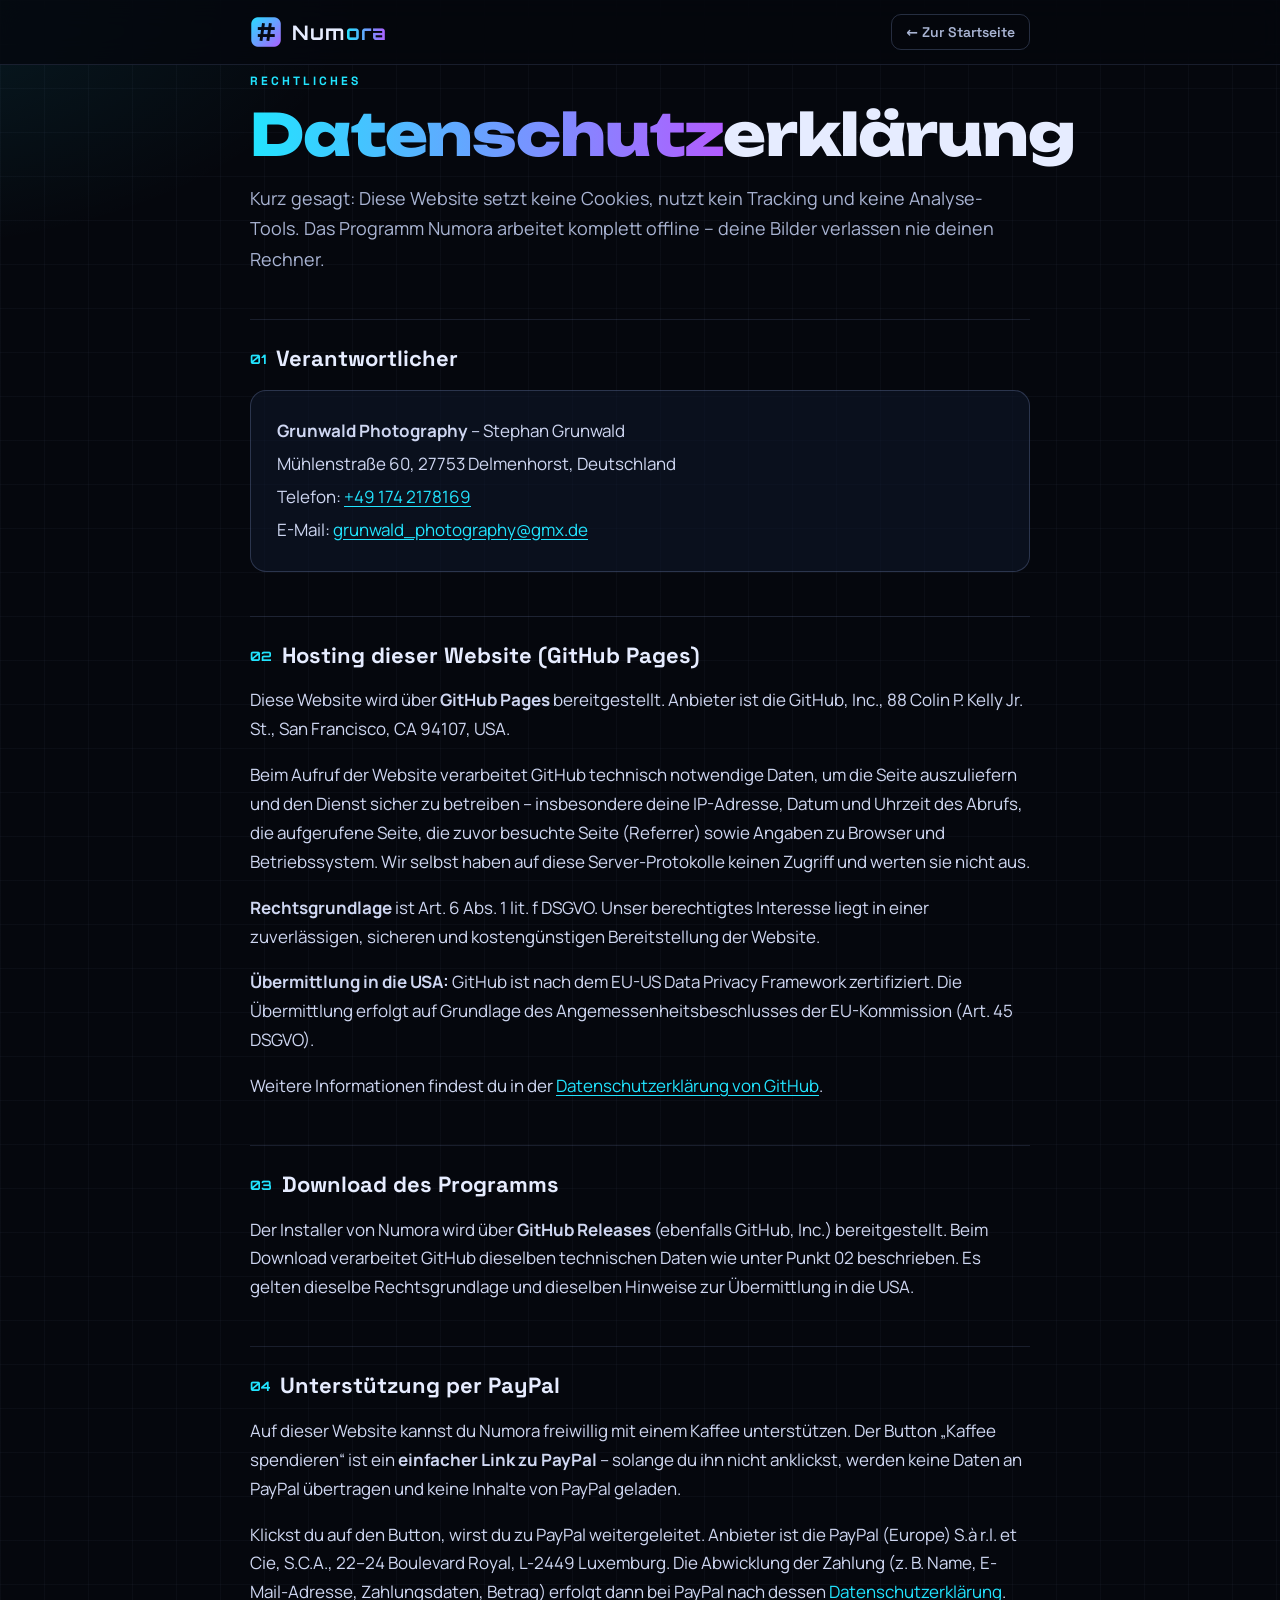
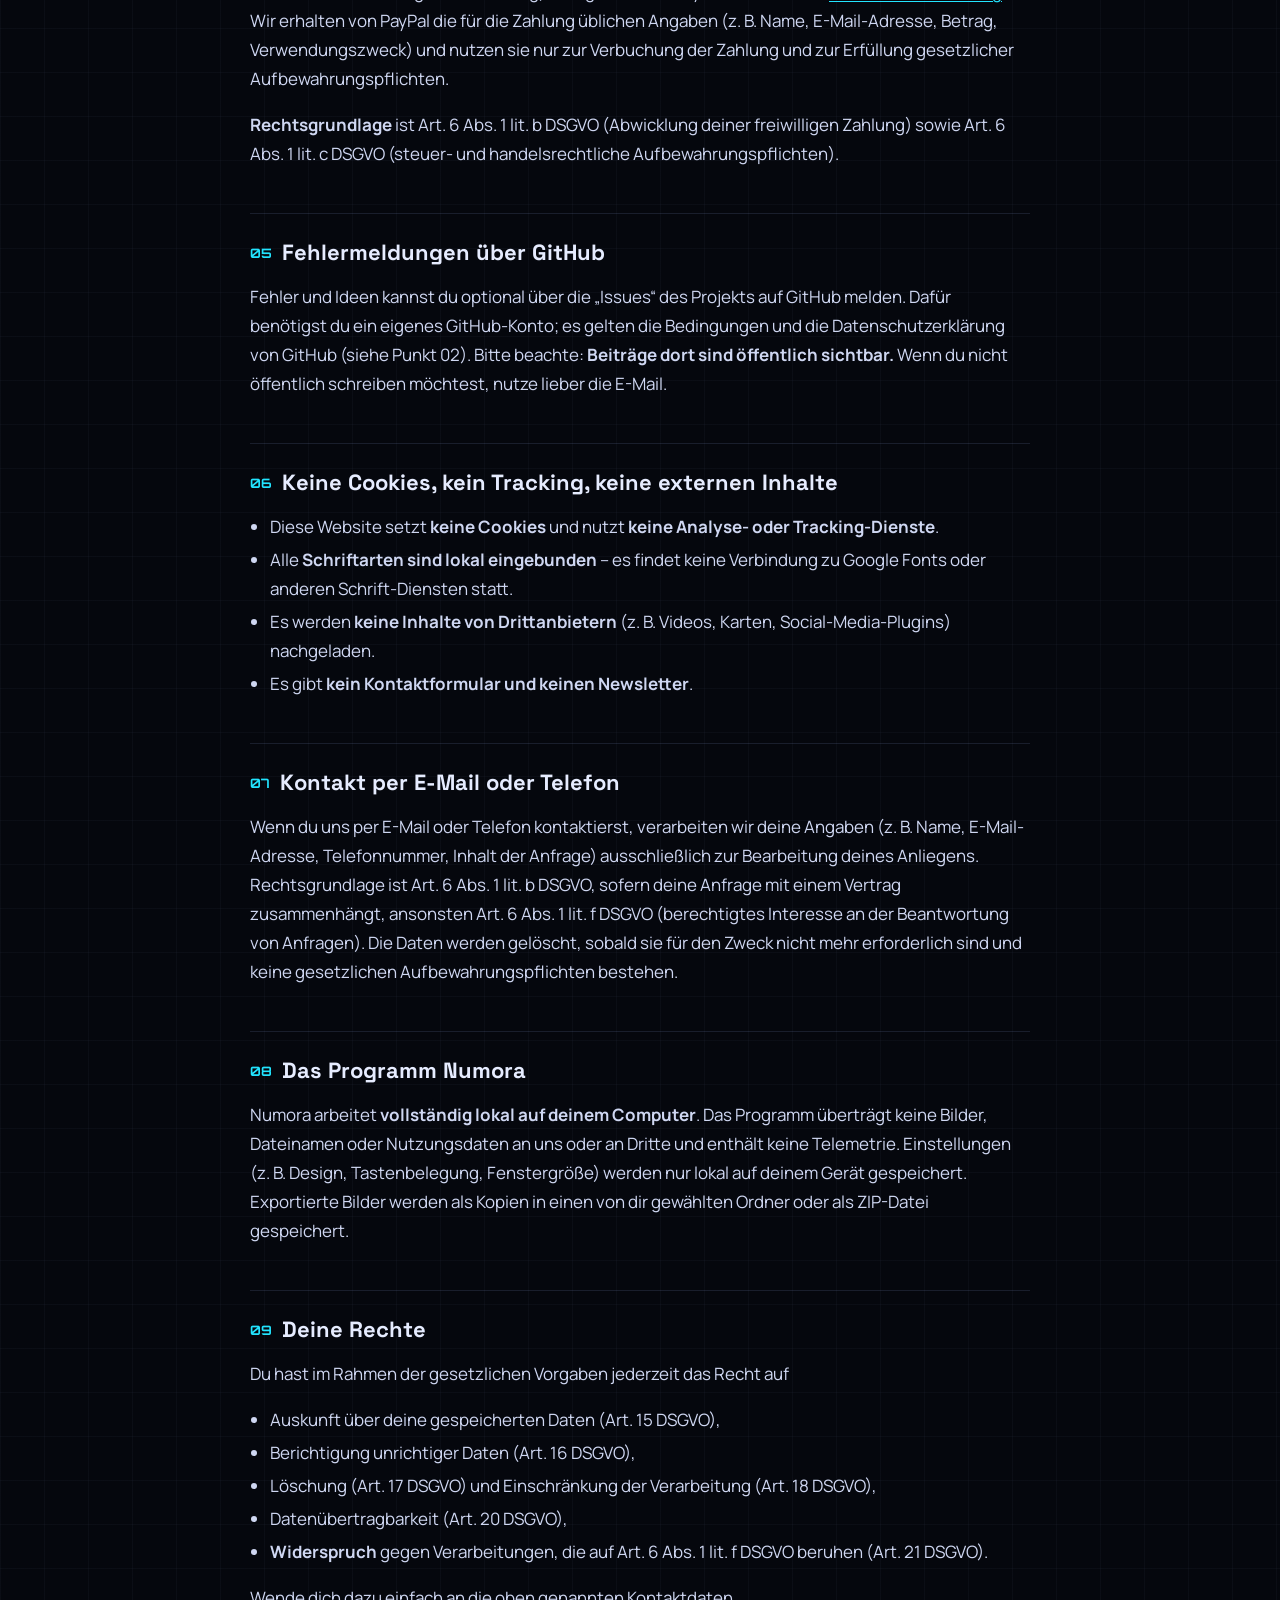
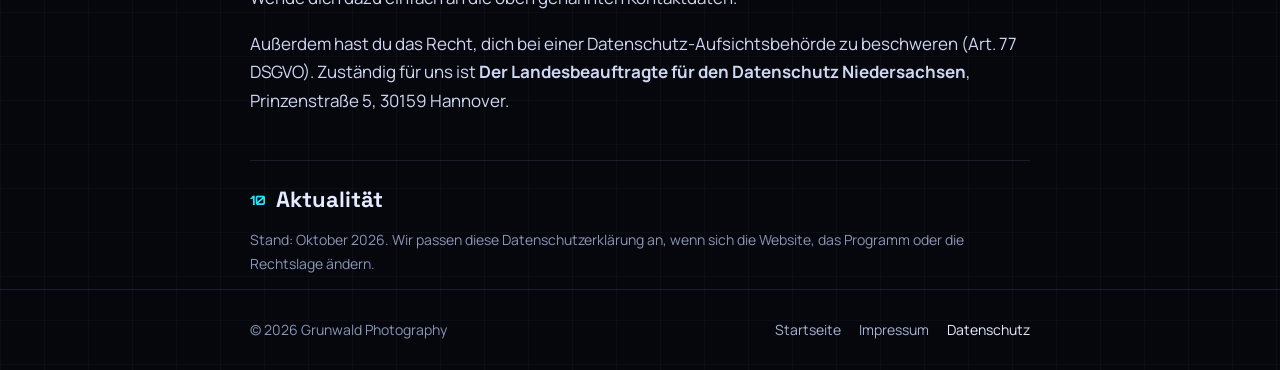
<file: datenschutz.html>
<!doctype html>
<html lang="de">
<head>
<meta charset="utf-8">
<meta name="viewport" content="width=device-width,initial-scale=1">
<title>Datenschutzerklärung – Numora</title>
<meta name="robots" content="noindex,follow">
<link rel="icon" href="assets/numora-icon.png">
<link href="assets/fonts/fonts.css" rel="stylesheet">
<link href="assets/legal.css" rel="stylesheet">
</head>
<body>
<header class="top"><div class="in">
  <a class="logo" href="./"><img src="assets/numora-icon.png" alt="" width="32" height="32"><span>Num<b>ora</b></span></a>
  <a class="back" href="./">← Zur Startseite</a>
</div></header>

<main class="wrap">
  <span class="kicker">Rechtliches</span>
  <h1><span>Datenschutz</span>erklärung</h1>
  <p class="lead">Kurz gesagt: Diese Website setzt keine Cookies, nutzt kein Tracking und keine Analyse-Tools. Das Programm Numora arbeitet komplett offline – deine Bilder verlassen nie deinen Rechner.</p>

  <h2><span class="no">01</span>Verantwortlicher</h2>
  <div class="card">
    <p><strong>Grunwald Photography</strong> – Stephan Grunwald</p>
    <p>Mühlenstraße 60, 27753 Delmenhorst, Deutschland</p>
    <p>Telefon: <a href="tel:+491742178169">+49 174 2178169</a></p>
    <p>E-Mail: <a href="mailto:grunwald_photography@gmx.de">grunwald_photography@gmx.de</a></p>
  </div>

  <h2><span class="no">02</span>Hosting dieser Website (GitHub Pages)</h2>
  <p>Diese Website wird über <strong>GitHub Pages</strong> bereitgestellt. Anbieter ist die GitHub, Inc., 88 Colin P. Kelly Jr. St., San Francisco, CA 94107, USA.</p>
  <p>Beim Aufruf der Website verarbeitet GitHub technisch notwendige Daten, um die Seite auszuliefern und den Dienst sicher zu betreiben – insbesondere deine IP-Adresse, Datum und Uhrzeit des Abrufs, die aufgerufene Seite, die zuvor besuchte Seite (Referrer) sowie Angaben zu Browser und Betriebssystem. Wir selbst haben auf diese Server-Protokolle keinen Zugriff und werten sie nicht aus.</p>
  <p><strong>Rechtsgrundlage</strong> ist Art. 6 Abs. 1 lit. f DSGVO. Unser berechtigtes Interesse liegt in einer zuverlässigen, sicheren und kostengünstigen Bereitstellung der Website.</p>
  <p><strong>Übermittlung in die USA:</strong> GitHub ist nach dem EU-US Data Privacy Framework zertifiziert. Die Übermittlung erfolgt auf Grundlage des Angemessenheitsbeschlusses der EU-Kommission (Art. 45 DSGVO).</p>
  <p>Weitere Informationen findest du in der <a href="https://docs.github.com/de/site-policy/privacy-policies/github-general-privacy-statement" rel="noopener">Datenschutzerklärung von GitHub</a>.</p>

  <h2><span class="no">03</span>Download des Programms</h2>
  <p>Der Installer von Numora wird über <strong>GitHub Releases</strong> (ebenfalls GitHub, Inc.) bereitgestellt. Beim Download verarbeitet GitHub dieselben technischen Daten wie unter Punkt 02 beschrieben. Es gelten dieselbe Rechtsgrundlage und dieselben Hinweise zur Übermittlung in die USA.</p>

  <h2><span class="no">04</span>Unterstützung per PayPal</h2>
  <p>Auf dieser Website kannst du Numora freiwillig mit einem Kaffee unterstützen. Der Button „Kaffee spendieren“ ist ein <strong>einfacher Link zu PayPal</strong> – solange du ihn nicht anklickst, werden keine Daten an PayPal übertragen und keine Inhalte von PayPal geladen.</p>
  <p>Klickst du auf den Button, wirst du zu PayPal weitergeleitet. Anbieter ist die PayPal (Europe) S.à r.l. et Cie, S.C.A., 22–24 Boulevard Royal, L-2449 Luxemburg. Die Abwicklung der Zahlung (z. B. Name, E-Mail-Adresse, Zahlungsdaten, Betrag) erfolgt dann bei PayPal nach dessen <a href="https://www.paypal.com/de/legalhub/privacy-full" rel="noopener">Datenschutzerklärung</a>. Wir erhalten von PayPal die für die Zahlung üblichen Angaben (z. B. Name, E-Mail-Adresse, Betrag, Verwendungszweck) und nutzen sie nur zur Verbuchung der Zahlung und zur Erfüllung gesetzlicher Aufbewahrungspflichten.</p>
  <p><strong>Rechtsgrundlage</strong> ist Art. 6 Abs. 1 lit. b DSGVO (Abwicklung deiner freiwilligen Zahlung) sowie Art. 6 Abs. 1 lit. c DSGVO (steuer- und handelsrechtliche Aufbewahrungspflichten).</p>

  <h2><span class="no">05</span>Fehlermeldungen über GitHub</h2>
  <p>Fehler und Ideen kannst du optional über die „Issues“ des Projekts auf GitHub melden. Dafür benötigst du ein eigenes GitHub-Konto; es gelten die Bedingungen und die Datenschutzerklärung von GitHub (siehe Punkt 02). Bitte beachte: <strong>Beiträge dort sind öffentlich sichtbar.</strong> Wenn du nicht öffentlich schreiben möchtest, nutze lieber die E-Mail.</p>

  <h2><span class="no">06</span>Keine Cookies, kein Tracking, keine externen Inhalte</h2>
  <ul>
    <li>Diese Website setzt <strong>keine Cookies</strong> und nutzt <strong>keine Analyse- oder Tracking-Dienste</strong>.</li>
    <li>Alle <strong>Schriftarten sind lokal eingebunden</strong> – es findet keine Verbindung zu Google Fonts oder anderen Schrift-Diensten statt.</li>
    <li>Es werden <strong>keine Inhalte von Drittanbietern</strong> (z. B. Videos, Karten, Social-Media-Plugins) nachgeladen.</li>
    <li>Es gibt <strong>kein Kontaktformular und keinen Newsletter</strong>.</li>
  </ul>

  <h2><span class="no">07</span>Kontakt per E-Mail oder Telefon</h2>
  <p>Wenn du uns per E-Mail oder Telefon kontaktierst, verarbeiten wir deine Angaben (z. B. Name, E-Mail-Adresse, Telefonnummer, Inhalt der Anfrage) ausschließlich zur Bearbeitung deines Anliegens. Rechtsgrundlage ist Art. 6 Abs. 1 lit. b DSGVO, sofern deine Anfrage mit einem Vertrag zusammenhängt, ansonsten Art. 6 Abs. 1 lit. f DSGVO (berechtigtes Interesse an der Beantwortung von Anfragen). Die Daten werden gelöscht, sobald sie für den Zweck nicht mehr erforderlich sind und keine gesetzlichen Aufbewahrungspflichten bestehen.</p>

  <h2><span class="no">08</span>Das Programm Numora</h2>
  <p>Numora arbeitet <strong>vollständig lokal auf deinem Computer</strong>. Das Programm überträgt keine Bilder, Dateinamen oder Nutzungsdaten an uns oder an Dritte und enthält keine Telemetrie. Einstellungen (z. B. Design, Tastenbelegung, Fenstergröße) werden nur lokal auf deinem Gerät gespeichert. Exportierte Bilder werden als Kopien in einen von dir gewählten Ordner oder als ZIP-Datei gespeichert.</p>

  <h2><span class="no">09</span>Deine Rechte</h2>
  <p>Du hast im Rahmen der gesetzlichen Vorgaben jederzeit das Recht auf</p>
  <ul>
    <li>Auskunft über deine gespeicherten Daten (Art. 15 DSGVO),</li>
    <li>Berichtigung unrichtiger Daten (Art. 16 DSGVO),</li>
    <li>Löschung (Art. 17 DSGVO) und Einschränkung der Verarbeitung (Art. 18 DSGVO),</li>
    <li>Datenübertragbarkeit (Art. 20 DSGVO),</li>
    <li><strong>Widerspruch</strong> gegen Verarbeitungen, die auf Art. 6 Abs. 1 lit. f DSGVO beruhen (Art. 21 DSGVO).</li>
  </ul>
  <p>Wende dich dazu einfach an die oben genannten Kontaktdaten.</p>
  <p>Außerdem hast du das Recht, dich bei einer Datenschutz-Aufsichtsbehörde zu beschweren (Art. 77 DSGVO). Zuständig für uns ist <strong>Der Landesbeauftragte für den Datenschutz Niedersachsen</strong>, Prinzenstraße 5, 30159 Hannover.</p>

  <h2><span class="no">10</span>Aktualität</h2>
  <p class="note">Stand: Oktober 2026. Wir passen diese Datenschutzerklärung an, wenn sich die Website, das Programm oder die Rechtslage ändern.</p>
</main>

<footer><div class="wrap">
  <span>© 2026 Grunwald Photography</span>
  <nav aria-label="Rechtliches"><a href="./">Startseite</a><a href="impressum.html">Impressum</a><a href="datenschutz.html" aria-current="page">Datenschutz</a></nav>
</div></footer>
</body>
</html>
</file>
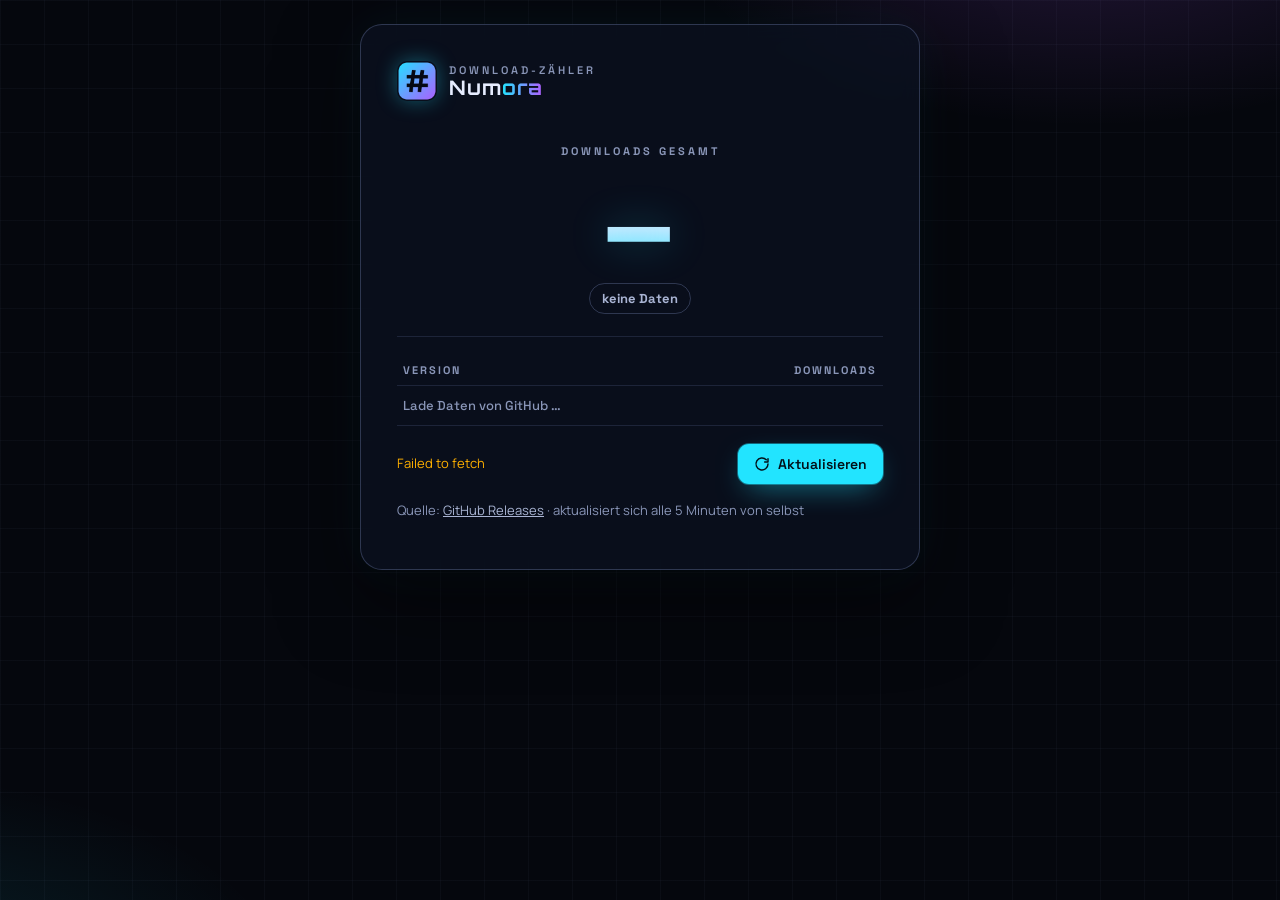
<file: downloads.html>
<!doctype html>
<html lang="de">
<head>
<meta charset="utf-8">
<meta name="viewport" content="width=device-width,initial-scale=1">
<meta name="robots" content="noindex,nofollow">
<title>Numora · Downloads</title>
<link rel="icon" href="assets/numora-icon.png">
<link href="assets/fonts/fonts.css" rel="stylesheet">
<style>
  :root{
    --bg:#05070d; --ink:#e6ecff; --mute:#8a96b8; --mute2:#a9b4d3; --line:rgba(150,170,230,.14); --line2:rgba(150,170,230,.26);
    --cyan:#22e4ff; --lila:#b25cff; --ok:#3cffb1; --warn:#ffb000;
    --f-num:"Orbitron",ui-monospace,Consolas,monospace; --f-head:"Space Grotesk",system-ui,"Segoe UI",sans-serif; --f-body:"Manrope",system-ui,"Segoe UI",sans-serif;
  }
  *{box-sizing:border-box}
  html,body{margin:0;min-height:100%}
  body{color:var(--ink);font:400 16px/1.6 var(--f-body);display:grid;place-items:center;padding:24px 16px;
    background:radial-gradient(700px 360px at 85% -10%,rgba(178,92,255,.18),transparent 60%),radial-gradient(700px 360px at -10% 110%,rgba(34,228,255,.12),transparent 60%),
      linear-gradient(rgba(150,170,230,.04) 1px,transparent 1px) 0 0/44px 44px,linear-gradient(90deg,rgba(150,170,230,.04) 1px,transparent 1px) 0 0/44px 44px,var(--bg)}
  .card{width:min(560px,100%);border:1px solid var(--line2);border-radius:22px;padding:clamp(22px,5vw,36px);background:rgba(12,18,34,.72);backdrop-filter:blur(12px);box-shadow:0 30px 80px rgba(0,0,0,.5),0 0 50px rgba(34,228,255,.06)}
  header{display:flex;align-items:center;gap:12px;margin-bottom:26px}
  header img{width:40px;height:40px;border-radius:10px;box-shadow:0 0 20px rgba(34,228,255,.35)}
  header h1{margin:0;font:700 20px/1.1 var(--f-num);letter-spacing:.04em}
  header h1 b{background:linear-gradient(90deg,var(--cyan),var(--lila));-webkit-background-clip:text;background-clip:text;color:transparent}
  header span{display:block;font:600 11px var(--f-head);letter-spacing:3px;text-transform:uppercase;color:var(--mute)}
  .total{text-align:center;padding:10px 0 22px;border-bottom:1px solid var(--line)}
  .total small{font:700 11px var(--f-head);letter-spacing:3px;text-transform:uppercase;color:var(--mute)}
  .num{font:800 clamp(64px,18vw,104px)/1 var(--f-num);letter-spacing:.02em;margin:10px 0 6px;background:linear-gradient(180deg,#fff,#bfe9ff 55%,var(--cyan));-webkit-background-clip:text;background-clip:text;color:transparent;text-shadow:0 0 40px rgba(34,228,255,.25)}
  .delta{display:inline-block;font:700 13px var(--f-head);padding:6px 12px;border-radius:999px;border:1px solid var(--line2);color:var(--mute2)}
  .delta.up{color:var(--ok);border-color:rgba(60,255,177,.45);background:rgba(60,255,177,.08)}
  table{width:100%;border-collapse:collapse;margin:18px 0 6px}
  th{text-align:left;font:700 11px var(--f-head);letter-spacing:2px;text-transform:uppercase;color:var(--mute);padding:8px 6px;border-bottom:1px solid var(--line)}
  td{padding:11px 6px;border-bottom:1px solid var(--line);font:500 15px var(--f-head)}
  td.n{text-align:right;font:700 17px var(--f-num);color:var(--cyan)}
  th.n{text-align:right}
  td .date{display:block;font:400 12.5px var(--f-body);color:var(--mute)}
  tr.latest td:first-child::after{content:"aktuell";margin-left:8px;font:700 10px var(--f-head);letter-spacing:1px;text-transform:uppercase;color:#021018;background:var(--cyan);padding:2px 7px;border-radius:999px;vertical-align:2px}
  .foot{display:flex;align-items:center;justify-content:space-between;gap:12px;flex-wrap:wrap;margin-top:18px}
  .status{font-size:13px;color:var(--mute)}
  .status.err{color:var(--warn)}
  button{font:600 14px var(--f-head);color:#021018;background:var(--cyan);border:0;border-radius:11px;padding:11px 16px;cursor:pointer;display:inline-flex;align-items:center;gap:8px;box-shadow:0 0 0 1px rgba(34,228,255,.4),0 10px 30px -10px rgba(34,228,255,.6);transition:transform .2s}
  button:hover{transform:translateY(-2px)}
  button:focus-visible{outline:2px solid #fff;outline-offset:3px}
  button svg{width:16px;height:16px}
  button.spin svg{animation:spin .8s linear infinite}
  @keyframes spin{to{transform:rotate(360deg)}}
  .links{margin-top:16px;font-size:13px;color:var(--mute)}
  .links a{color:var(--mute2)}
  @media (prefers-reduced-motion:reduce){button.spin svg{animation:none}}
</style>
</head>
<body>
<main class="card">
  <header>
    <img src="assets/numora-icon.png" alt="" width="40" height="40" onerror="this.remove()">
    <div><span>Download-Zähler</span><h1>Num<b>ora</b></h1></div>
  </header>

  <section class="total" aria-live="polite">
    <small>Downloads gesamt</small>
    <div class="num" id="total">–</div>
    <span class="delta" id="delta">wird geladen …</span>
  </section>

  <table>
    <thead><tr><th>Version</th><th class="n">Downloads</th></tr></thead>
    <tbody id="rows"><tr><td colspan="2" class="status">Lade Daten von GitHub …</td></tr></tbody>
  </table>

  <div class="foot">
    <span class="status" id="status">–</span>
    <button type="button" id="refresh"><svg viewBox="0 0 24 24" fill="none" stroke="currentColor" stroke-width="2.2" stroke-linecap="round" stroke-linejoin="round" aria-hidden="true"><path d="M21 12a9 9 0 1 1-2.6-6.4M21 4v5h-5"/></svg>Aktualisieren</button>
  </div>
  <p class="links">Quelle: <a href="https://github.com/khoron-ip/numora/releases" target="_blank" rel="noopener">GitHub Releases</a> · aktualisiert sich alle 5 Minuten von selbst</p>
</main>

<script>
// Liest die Download-Zahlen der Numora-Releases live von der öffentlichen GitHub-API
const API = 'https://api.github.com/repos/khoron-ip/numora/releases?per_page=100';
const KEY = 'numora.downloads.last';
const $ = id => document.getElementById(id);
const fmt = n => n.toLocaleString('de-DE');
let shown = 0;

function store(k, v) { try { v === undefined ? localStorage.removeItem(k) : localStorage.setItem(k, v); } catch (e) {} }
function load(k) { try { return localStorage.getItem(k); } catch (e) { return null; } }

function countUp(to) {
  const from = shown, t0 = performance.now(), dur = 900;
  if (matchMedia('(prefers-reduced-motion: reduce)').matches || from === to) { $('total').textContent = fmt(to); shown = to; return; }
  (function step(t) {
    const p = Math.min(1, (t - t0) / dur), e = 1 - Math.pow(1 - p, 3);
    $('total').textContent = fmt(Math.round(from + (to - from) * e));
    if (p < 1) requestAnimationFrame(step); else shown = to;
  })(t0);
}

async function refresh() {
  const btn = $('refresh');
  btn.classList.add('spin'); btn.disabled = true;
  try {
    const r = await fetch(API, { headers: { Accept: 'application/vnd.github+json' }, cache: 'no-store' });
    if (r.status === 403 || r.status === 429) throw new Error('GitHub-Abfragelimit erreicht – bitte in ein paar Minuten erneut versuchen.');
    if (!r.ok) throw new Error('GitHub antwortet nicht (HTTP ' + r.status + ').');
    const releases = (await r.json()).filter(x => !x.draft);
    const rows = releases.map(rel => ({
      name: rel.name || rel.tag_name,
      date: new Date(rel.published_at || rel.created_at),
      n: rel.assets.filter(a => /\.exe$/i.test(a.name)).reduce((s, a) => s + a.download_count, 0)
    }));
    const total = rows.reduce((s, x) => s + x.n, 0);

    $('rows').innerHTML = '';
    rows.forEach((x, i) => {
      const tr = document.createElement('tr');
      if (i === 0) tr.className = 'latest';
      const a = document.createElement('td'), b = document.createElement('td');
      a.textContent = x.name;
      const d = document.createElement('span'); d.className = 'date';
      d.textContent = 'veröffentlicht am ' + x.date.toLocaleDateString('de-DE', { day: '2-digit', month: '2-digit', year: 'numeric' });
      a.appendChild(d);
      b.className = 'n'; b.textContent = fmt(x.n);
      tr.append(a, b); $('rows').appendChild(tr);
    });
    if (!rows.length) $('rows').innerHTML = '<tr><td colspan="2" class="status">Noch keine Releases veröffentlicht.</td></tr>';

    // Vergleich mit dem letzten Aufruf in diesem Browser
    const last = JSON.parse(load(KEY) || 'null');
    const delta = $('delta');
    if (last && typeof last.total === 'number') {
      const diff = total - last.total;
      const when = new Date(last.at).toLocaleString('de-DE', { day: '2-digit', month: '2-digit', hour: '2-digit', minute: '2-digit' });
      delta.className = 'delta' + (diff > 0 ? ' up' : '');
      delta.textContent = diff > 0 ? '+' + fmt(diff) + ' seit ' + when : 'keine neuen seit ' + when;
    } else {
      delta.className = 'delta';
      delta.textContent = 'erster Aufruf – ab jetzt siehst du neue Downloads';
    }
    if (!last || last.total !== total) store(KEY, JSON.stringify({ total, at: Date.now() }));

    countUp(total);
    $('status').className = 'status';
    $('status').textContent = 'Stand: ' + new Date().toLocaleTimeString('de-DE', { hour: '2-digit', minute: '2-digit' }) + ' Uhr';
  } catch (e) {
    $('status').className = 'status err';
    $('status').textContent = e.message || 'Keine Verbindung zu GitHub.';
    if ($('total').textContent === '–') $('delta').textContent = 'keine Daten';
  } finally {
    btn.classList.remove('spin'); btn.disabled = false;
  }
}

$('refresh').addEventListener('click', refresh);
refresh();
setInterval(refresh, 5 * 60 * 1000);
</script>
</body>
</html>
</file>
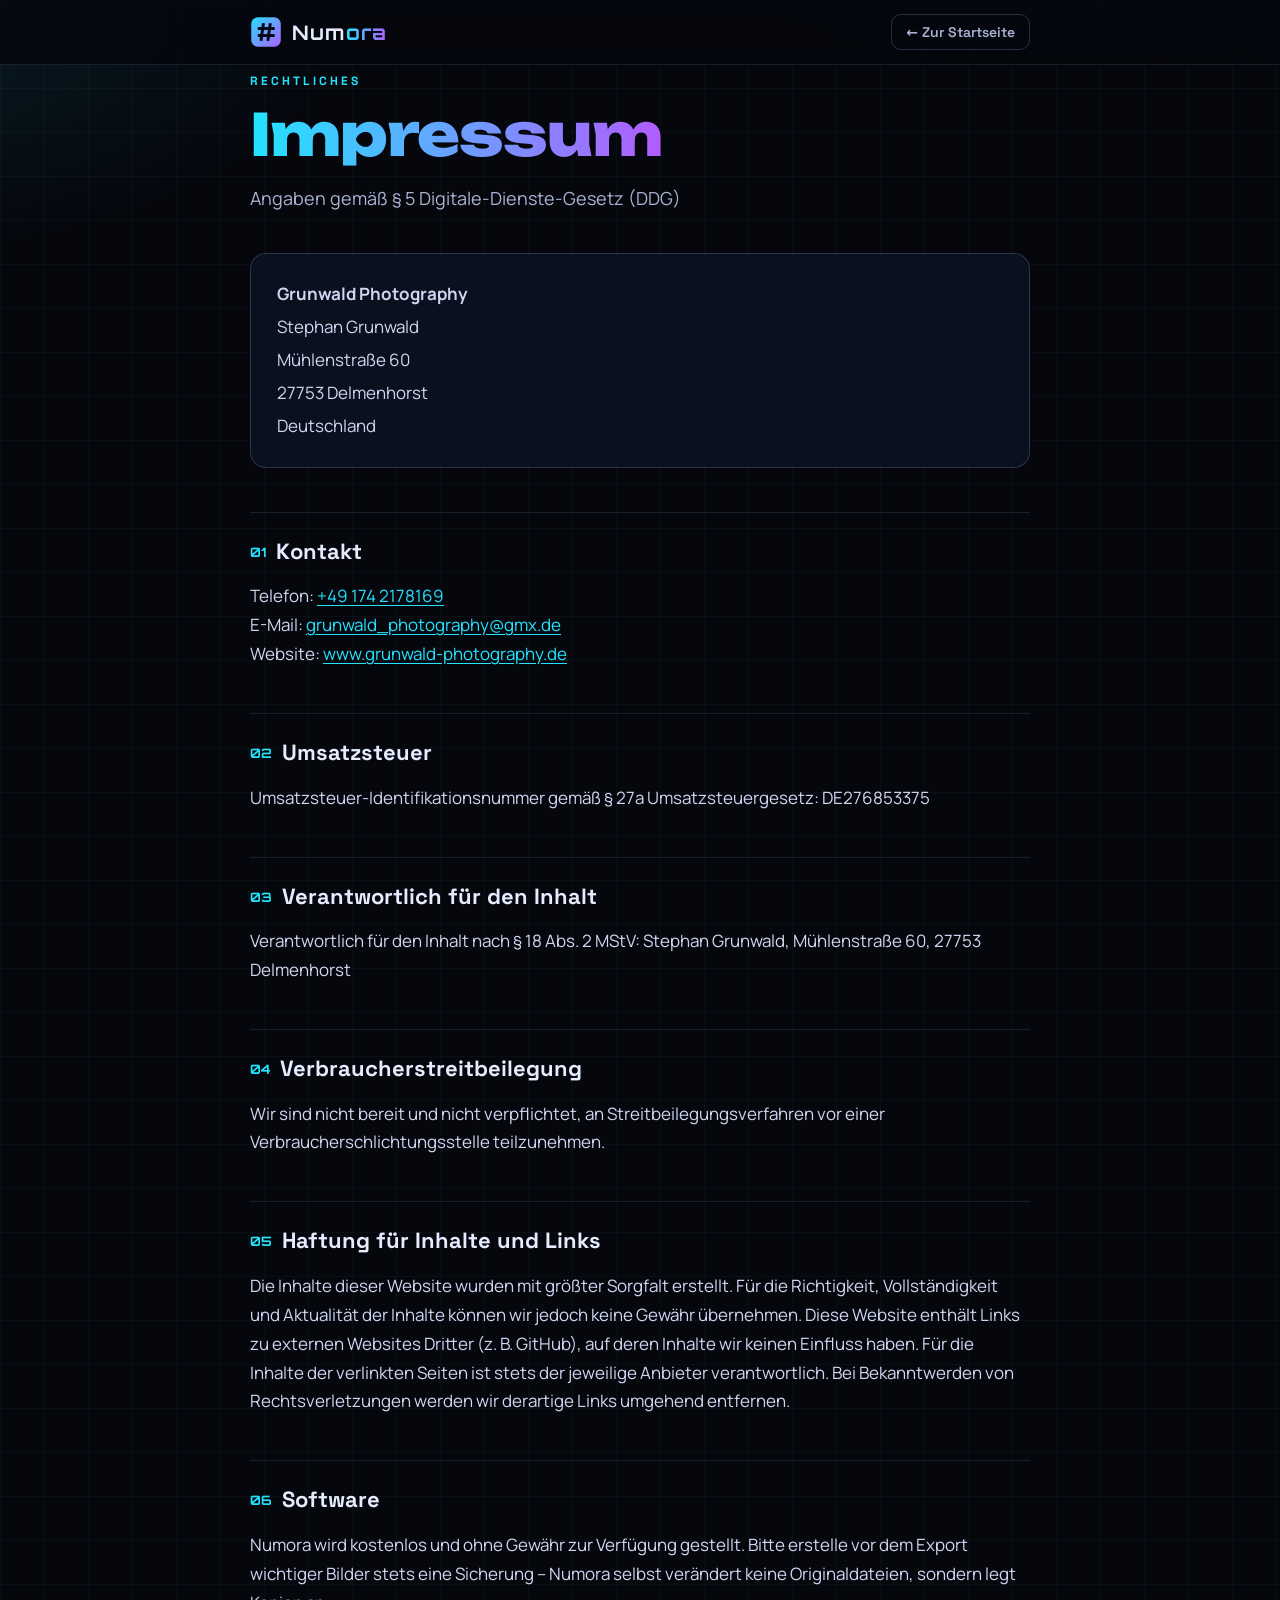
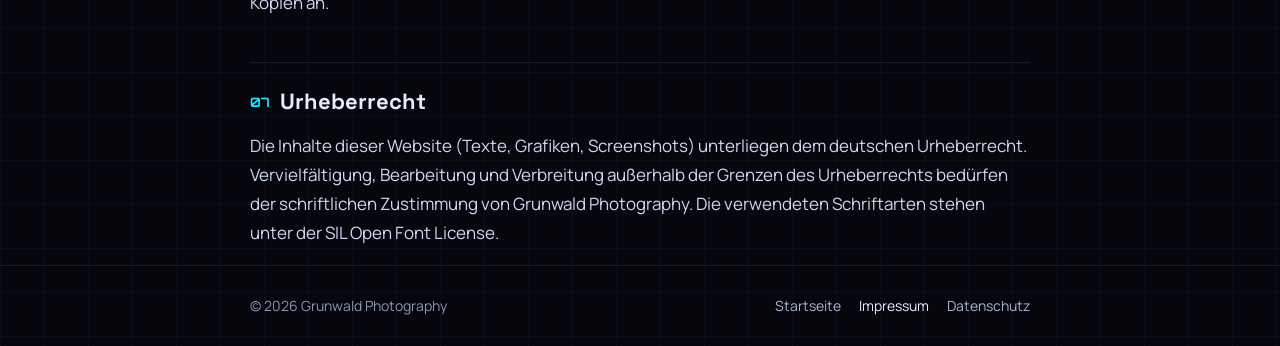
<file: impressum.html>
<!doctype html>
<html lang="de">
<head>
<meta charset="utf-8">
<meta name="viewport" content="width=device-width,initial-scale=1">
<title>Impressum – Numora</title>
<meta name="robots" content="noindex,follow">
<link rel="icon" href="assets/numora-icon.png">
<link href="assets/fonts/fonts.css" rel="stylesheet">
<link href="assets/legal.css" rel="stylesheet">
</head>
<body>
<header class="top"><div class="in">
  <a class="logo" href="./"><img src="assets/numora-icon.png" alt="" width="32" height="32"><span>Num<b>ora</b></span></a>
  <a class="back" href="./">← Zur Startseite</a>
</div></header>

<main class="wrap">
  <span class="kicker">Rechtliches</span>
  <h1><span>Impressum</span></h1>
  <p class="lead">Angaben gemäß § 5 Digitale-Dienste-Gesetz (DDG)</p>

  <div class="card">
    <p><strong>Grunwald Photography</strong></p>
    <p>Stephan Grunwald</p>
    <p>Mühlenstraße 60</p>
    <p>27753 Delmenhorst</p>
    <p>Deutschland</p>
  </div>

  <h2><span class="no">01</span>Kontakt</h2>
  <p>Telefon: <a href="tel:+491742178169">+49 174 2178169</a><br>
     E-Mail: <a href="mailto:grunwald_photography@gmx.de">grunwald_photography@gmx.de</a><br>
     Website: <a href="https://www.grunwald-photography.de" rel="noopener">www.grunwald-photography.de</a></p>

  <h2><span class="no">02</span>Umsatzsteuer</h2>
  <p>Umsatzsteuer-Identifikationsnummer gemäß § 27a Umsatzsteuergesetz: DE276853375</p>

  <h2><span class="no">03</span>Verantwortlich für den Inhalt</h2>
  <p>Verantwortlich für den Inhalt nach § 18 Abs. 2 MStV: Stephan Grunwald, Mühlenstraße 60, 27753 Delmenhorst</p>

  <h2><span class="no">04</span>Verbraucherstreitbeilegung</h2>
  <p>Wir sind nicht bereit und nicht verpflichtet, an Streitbeilegungsverfahren vor einer Verbraucherschlichtungsstelle teilzunehmen.</p>

  <h2><span class="no">05</span>Haftung für Inhalte und Links</h2>
  <p>Die Inhalte dieser Website wurden mit größter Sorgfalt erstellt. Für die Richtigkeit, Vollständigkeit und Aktualität der Inhalte können wir jedoch keine Gewähr übernehmen. Diese Website enthält Links zu externen Websites Dritter (z. B. GitHub), auf deren Inhalte wir keinen Einfluss haben. Für die Inhalte der verlinkten Seiten ist stets der jeweilige Anbieter verantwortlich. Bei Bekanntwerden von Rechtsverletzungen werden wir derartige Links umgehend entfernen.</p>

  <h2><span class="no">06</span>Software</h2>
  <p>Numora wird kostenlos und ohne Gewähr zur Verfügung gestellt. Bitte erstelle vor dem Export wichtiger Bilder stets eine Sicherung – Numora selbst verändert keine Originaldateien, sondern legt Kopien an.</p>

  <h2><span class="no">07</span>Urheberrecht</h2>
  <p>Die Inhalte dieser Website (Texte, Grafiken, Screenshots) unterliegen dem deutschen Urheberrecht. Vervielfältigung, Bearbeitung und Verbreitung außerhalb der Grenzen des Urheberrechts bedürfen der schriftlichen Zustimmung von Grunwald Photography. Die verwendeten Schriftarten stehen unter der SIL Open Font License.</p>
</main>

<footer><div class="wrap">
  <span>© 2026 Grunwald Photography</span>
  <nav aria-label="Rechtliches"><a href="./">Startseite</a><a href="impressum.html" aria-current="page">Impressum</a><a href="datenschutz.html">Datenschutz</a></nav>
</div></footer>
</body>
</html>
</file>
<file: assets/fonts/fonts.css>
/* Lokal eingebettete Schriften (Google Fonts, SIL Open Font License) */
/* latin-ext */
@font-face {
  font-family: 'Manrope';
  font-style: normal;
  font-weight: 400;
  font-display: swap;
  src: url(Manrope-400-0.woff2) format('woff2');
  unicode-range: U+0100-02BA, U+02BD-02C5, U+02C7-02CC, U+02CE-02D7, U+02DD-02FF, U+0304, U+0308, U+0329, U+1D00-1DBF, U+1E00-1E9F, U+1EF2-1EFF, U+2020, U+20A0-20AB, U+20AD-20C4, U+2113, U+2C60-2C7F, U+A720-A7FF;
}
/* latin */
@font-face {
  font-family: 'Manrope';
  font-style: normal;
  font-weight: 400;
  font-display: swap;
  src: url(Manrope-400-1.woff2) format('woff2');
  unicode-range: U+0000-00FF, U+0131, U+0152-0153, U+02BB-02BC, U+02C6, U+02DA, U+02DC, U+0304, U+0308, U+0329, U+2000-206F, U+20AC, U+2122, U+2191, U+2193, U+2212, U+2215, U+FEFF, U+FFFD;
}
/* latin-ext */
@font-face {
  font-family: 'Manrope';
  font-style: normal;
  font-weight: 500;
  font-display: swap;
  src: url(Manrope-500-2.woff2) format('woff2');
  unicode-range: U+0100-02BA, U+02BD-02C5, U+02C7-02CC, U+02CE-02D7, U+02DD-02FF, U+0304, U+0308, U+0329, U+1D00-1DBF, U+1E00-1E9F, U+1EF2-1EFF, U+2020, U+20A0-20AB, U+20AD-20C4, U+2113, U+2C60-2C7F, U+A720-A7FF;
}
/* latin */
@font-face {
  font-family: 'Manrope';
  font-style: normal;
  font-weight: 500;
  font-display: swap;
  src: url(Manrope-500-3.woff2) format('woff2');
  unicode-range: U+0000-00FF, U+0131, U+0152-0153, U+02BB-02BC, U+02C6, U+02DA, U+02DC, U+0304, U+0308, U+0329, U+2000-206F, U+20AC, U+2122, U+2191, U+2193, U+2212, U+2215, U+FEFF, U+FFFD;
}
/* latin-ext */
@font-face {
  font-family: 'Manrope';
  font-style: normal;
  font-weight: 600;
  font-display: swap;
  src: url(Manrope-600-4.woff2) format('woff2');
  unicode-range: U+0100-02BA, U+02BD-02C5, U+02C7-02CC, U+02CE-02D7, U+02DD-02FF, U+0304, U+0308, U+0329, U+1D00-1DBF, U+1E00-1E9F, U+1EF2-1EFF, U+2020, U+20A0-20AB, U+20AD-20C4, U+2113, U+2C60-2C7F, U+A720-A7FF;
}
/* latin */
@font-face {
  font-family: 'Manrope';
  font-style: normal;
  font-weight: 600;
  font-display: swap;
  src: url(Manrope-600-5.woff2) format('woff2');
  unicode-range: U+0000-00FF, U+0131, U+0152-0153, U+02BB-02BC, U+02C6, U+02DA, U+02DC, U+0304, U+0308, U+0329, U+2000-206F, U+20AC, U+2122, U+2191, U+2193, U+2212, U+2215, U+FEFF, U+FFFD;
}
/* latin-ext */
@font-face {
  font-family: 'Manrope';
  font-style: normal;
  font-weight: 700;
  font-display: swap;
  src: url(Manrope-700-6.woff2) format('woff2');
  unicode-range: U+0100-02BA, U+02BD-02C5, U+02C7-02CC, U+02CE-02D7, U+02DD-02FF, U+0304, U+0308, U+0329, U+1D00-1DBF, U+1E00-1E9F, U+1EF2-1EFF, U+2020, U+20A0-20AB, U+20AD-20C4, U+2113, U+2C60-2C7F, U+A720-A7FF;
}
/* latin */
@font-face {
  font-family: 'Manrope';
  font-style: normal;
  font-weight: 700;
  font-display: swap;
  src: url(Manrope-700-7.woff2) format('woff2');
  unicode-range: U+0000-00FF, U+0131, U+0152-0153, U+02BB-02BC, U+02C6, U+02DA, U+02DC, U+0304, U+0308, U+0329, U+2000-206F, U+20AC, U+2122, U+2191, U+2193, U+2212, U+2215, U+FEFF, U+FFFD;
}
/* latin */
@font-face {
  font-family: 'Orbitron';
  font-style: normal;
  font-weight: 600;
  font-display: swap;
  src: url(Orbitron-600-8.woff2) format('woff2');
  unicode-range: U+0000-00FF, U+0131, U+0152-0153, U+02BB-02BC, U+02C6, U+02DA, U+02DC, U+0304, U+0308, U+0329, U+2000-206F, U+20AC, U+2122, U+2191, U+2193, U+2212, U+2215, U+FEFF, U+FFFD;
}
/* latin */
@font-face {
  font-family: 'Orbitron';
  font-style: normal;
  font-weight: 700;
  font-display: swap;
  src: url(Orbitron-700-9.woff2) format('woff2');
  unicode-range: U+0000-00FF, U+0131, U+0152-0153, U+02BB-02BC, U+02C6, U+02DA, U+02DC, U+0304, U+0308, U+0329, U+2000-206F, U+20AC, U+2122, U+2191, U+2193, U+2212, U+2215, U+FEFF, U+FFFD;
}
/* latin */
@font-face {
  font-family: 'Orbitron';
  font-style: normal;
  font-weight: 800;
  font-display: swap;
  src: url(Orbitron-800-10.woff2) format('woff2');
  unicode-range: U+0000-00FF, U+0131, U+0152-0153, U+02BB-02BC, U+02C6, U+02DA, U+02DC, U+0304, U+0308, U+0329, U+2000-206F, U+20AC, U+2122, U+2191, U+2193, U+2212, U+2215, U+FEFF, U+FFFD;
}
/* latin-ext */
@font-face {
  font-family: 'Space Grotesk';
  font-style: normal;
  font-weight: 500;
  font-display: swap;
  src: url(SpaceGrotesk-500-11.woff2) format('woff2');
  unicode-range: U+0100-02BA, U+02BD-02C5, U+02C7-02CC, U+02CE-02D7, U+02DD-02FF, U+0304, U+0308, U+0329, U+1D00-1DBF, U+1E00-1E9F, U+1EF2-1EFF, U+2020, U+20A0-20AB, U+20AD-20C4, U+2113, U+2C60-2C7F, U+A720-A7FF;
}
/* latin */
@font-face {
  font-family: 'Space Grotesk';
  font-style: normal;
  font-weight: 500;
  font-display: swap;
  src: url(SpaceGrotesk-500-12.woff2) format('woff2');
  unicode-range: U+0000-00FF, U+0131, U+0152-0153, U+02BB-02BC, U+02C6, U+02DA, U+02DC, U+0304, U+0308, U+0329, U+2000-206F, U+20AC, U+2122, U+2191, U+2193, U+2212, U+2215, U+FEFF, U+FFFD;
}
/* latin-ext */
@font-face {
  font-family: 'Space Grotesk';
  font-style: normal;
  font-weight: 600;
  font-display: swap;
  src: url(SpaceGrotesk-600-13.woff2) format('woff2');
  unicode-range: U+0100-02BA, U+02BD-02C5, U+02C7-02CC, U+02CE-02D7, U+02DD-02FF, U+0304, U+0308, U+0329, U+1D00-1DBF, U+1E00-1E9F, U+1EF2-1EFF, U+2020, U+20A0-20AB, U+20AD-20C4, U+2113, U+2C60-2C7F, U+A720-A7FF;
}
/* latin */
@font-face {
  font-family: 'Space Grotesk';
  font-style: normal;
  font-weight: 600;
  font-display: swap;
  src: url(SpaceGrotesk-600-14.woff2) format('woff2');
  unicode-range: U+0000-00FF, U+0131, U+0152-0153, U+02BB-02BC, U+02C6, U+02DA, U+02DC, U+0304, U+0308, U+0329, U+2000-206F, U+20AC, U+2122, U+2191, U+2193, U+2212, U+2215, U+FEFF, U+FFFD;
}
/* latin-ext */
@font-face {
  font-family: 'Space Grotesk';
  font-style: normal;
  font-weight: 700;
  font-display: swap;
  src: url(SpaceGrotesk-700-15.woff2) format('woff2');
  unicode-range: U+0100-02BA, U+02BD-02C5, U+02C7-02CC, U+02CE-02D7, U+02DD-02FF, U+0304, U+0308, U+0329, U+1D00-1DBF, U+1E00-1E9F, U+1EF2-1EFF, U+2020, U+20A0-20AB, U+20AD-20C4, U+2113, U+2C60-2C7F, U+A720-A7FF;
}
/* latin */
@font-face {
  font-family: 'Space Grotesk';
  font-style: normal;
  font-weight: 700;
  font-display: swap;
  src: url(SpaceGrotesk-700-16.woff2) format('woff2');
  unicode-range: U+0000-00FF, U+0131, U+0152-0153, U+02BB-02BC, U+02C6, U+02DA, U+02DC, U+0304, U+0308, U+0329, U+2000-206F, U+20AC, U+2122, U+2191, U+2193, U+2212, U+2215, U+FEFF, U+FFFD;
}
/* latin-ext */
@font-face {
  font-family: 'Unbounded';
  font-style: normal;
  font-weight: 500;
  font-display: swap;
  src: url(Unbounded-500-17.woff2) format('woff2');
  unicode-range: U+0100-02BA, U+02BD-02C5, U+02C7-02CC, U+02CE-02D7, U+02DD-02FF, U+0304, U+0308, U+0329, U+1D00-1DBF, U+1E00-1E9F, U+1EF2-1EFF, U+2020, U+20A0-20AB, U+20AD-20C4, U+2113, U+2C60-2C7F, U+A720-A7FF;
}
/* latin */
@font-face {
  font-family: 'Unbounded';
  font-style: normal;
  font-weight: 500;
  font-display: swap;
  src: url(Unbounded-500-18.woff2) format('woff2');
  unicode-range: U+0000-00FF, U+0131, U+0152-0153, U+02BB-02BC, U+02C6, U+02DA, U+02DC, U+0304, U+0308, U+0329, U+2000-206F, U+20AC, U+2122, U+2191, U+2193, U+2212, U+2215, U+FEFF, U+FFFD;
}
/* latin-ext */
@font-face {
  font-family: 'Unbounded';
  font-style: normal;
  font-weight: 700;
  font-display: swap;
  src: url(Unbounded-700-19.woff2) format('woff2');
  unicode-range: U+0100-02BA, U+02BD-02C5, U+02C7-02CC, U+02CE-02D7, U+02DD-02FF, U+0304, U+0308, U+0329, U+1D00-1DBF, U+1E00-1E9F, U+1EF2-1EFF, U+2020, U+20A0-20AB, U+20AD-20C4, U+2113, U+2C60-2C7F, U+A720-A7FF;
}
/* latin */
@font-face {
  font-family: 'Unbounded';
  font-style: normal;
  font-weight: 700;
  font-display: swap;
  src: url(Unbounded-700-20.woff2) format('woff2');
  unicode-range: U+0000-00FF, U+0131, U+0152-0153, U+02BB-02BC, U+02C6, U+02DA, U+02DC, U+0304, U+0308, U+0329, U+2000-206F, U+20AC, U+2122, U+2191, U+2193, U+2212, U+2215, U+FEFF, U+FFFD;
}
/* latin-ext */
@font-face {
  font-family: 'Unbounded';
  font-style: normal;
  font-weight: 800;
  font-display: swap;
  src: url(Unbounded-800-21.woff2) format('woff2');
  unicode-range: U+0100-02BA, U+02BD-02C5, U+02C7-02CC, U+02CE-02D7, U+02DD-02FF, U+0304, U+0308, U+0329, U+1D00-1DBF, U+1E00-1E9F, U+1EF2-1EFF, U+2020, U+20A0-20AB, U+20AD-20C4, U+2113, U+2C60-2C7F, U+A720-A7FF;
}
/* latin */
@font-face {
  font-family: 'Unbounded';
  font-style: normal;
  font-weight: 800;
  font-display: swap;
  src: url(Unbounded-800-22.woff2) format('woff2');
  unicode-range: U+0000-00FF, U+0131, U+0152-0153, U+02BB-02BC, U+02C6, U+02DA, U+02DC, U+0304, U+0308, U+0329, U+2000-206F, U+20AC, U+2122, U+2191, U+2193, U+2212, U+2215, U+FEFF, U+FFFD;
}
</file>
<file: assets/legal.css>
/* Gemeinsamer Stil für Impressum und Datenschutz – passend zur Numora-Startseite */
:root{
  --bg:#05070d; --bg2:#0a0f1c; --ink:#e6ecff; --mute:#8a96b8; --mute2:#a9b4d3;
  --line:rgba(150,170,230,.14); --line2:rgba(150,170,230,.24);
  --cyan:#22e4ff; --lila:#b25cff;
  --f-disp:"Unbounded",system-ui,sans-serif; --f-head:"Space Grotesk",system-ui,sans-serif;
  --f-num:"Orbitron",ui-monospace,monospace; --f-body:"Manrope",system-ui,sans-serif;
  --gut:clamp(16px,4vw,40px);
}
*{box-sizing:border-box}
html{scroll-behavior:smooth}
body{margin:0;background:
  radial-gradient(900px 420px at 85% -10%,rgba(178,92,255,.14),transparent 60%),
  radial-gradient(800px 420px at -10% 0%,rgba(34,228,255,.10),transparent 60%),
  linear-gradient(rgba(150,170,230,.04) 1px,transparent 1px) 0 0/44px 44px,
  linear-gradient(90deg,rgba(150,170,230,.04) 1px,transparent 1px) 0 0/44px 44px,
  var(--bg);
  color:var(--ink);font:400 17px/1.7 var(--f-body);-webkit-font-smoothing:antialiased}
a{color:var(--cyan);text-underline-offset:3px}
a:focus-visible{outline:2px solid var(--cyan);outline-offset:3px;border-radius:4px}
.top{position:sticky;top:0;z-index:5;background:rgba(5,7,13,.78);backdrop-filter:blur(14px);border-bottom:1px solid var(--line)}
.top .in,.wrap{max-width:860px;margin:0 auto;padding:0 var(--gut)}
.top .in{display:flex;align-items:center;justify-content:space-between;height:64px}
.logo{display:flex;align-items:center;gap:10px;text-decoration:none;color:var(--ink);font:700 20px var(--f-num);letter-spacing:1px}
.logo img{border-radius:8px}
.logo b{background:linear-gradient(90deg,var(--cyan),var(--lila));-webkit-background-clip:text;background-clip:text;color:transparent}
.back{font:600 14px var(--f-head);color:var(--mute2);text-decoration:none;border:1px solid var(--line2);padding:8px 14px;border-radius:10px}
.back:hover{color:var(--ink);border-color:var(--cyan)}
main{padding:64px 0 90px}
.kicker{font:700 12px var(--f-head);letter-spacing:3px;text-transform:uppercase;color:var(--cyan)}
h1{font:800 clamp(34px,6vw,58px)/1.05 var(--f-disp);letter-spacing:-.02em;margin:10px 0 18px}
h1 span{background:linear-gradient(90deg,var(--cyan),var(--lila));-webkit-background-clip:text;background-clip:text;color:transparent}
.lead{color:var(--mute2);font-size:18px;margin:0 0 40px}
h2{font:700 22px/1.3 var(--f-head);margin:44px 0 10px;padding-top:24px;border-top:1px solid var(--line)}
h2 .no{font:700 13px var(--f-num);color:var(--cyan);margin-right:10px;vertical-align:2px}
h3{font:700 17px var(--f-head);margin:26px 0 6px}
p,li{color:#cfd7f2}
ul{padding-left:20px}
li{margin:4px 0}
.card{background:rgba(16,24,44,.55);border:1px solid var(--line2);border-radius:16px;padding:22px 26px;margin:18px 0}
.card p{margin:4px 0}
.note{font-size:14px;color:var(--mute)}
mark.todo{background:#ffde59;color:#1a1400;padding:1px 6px;border-radius:5px;font-weight:700}
footer{border-top:1px solid var(--line);padding:28px 0;color:var(--mute);font-size:14px}
footer .wrap{display:flex;flex-wrap:wrap;gap:16px;justify-content:space-between}
footer nav{display:flex;gap:18px}
footer a{color:var(--mute2);text-decoration:none}
footer a:hover,footer a[aria-current]{color:var(--ink)}
</file>
